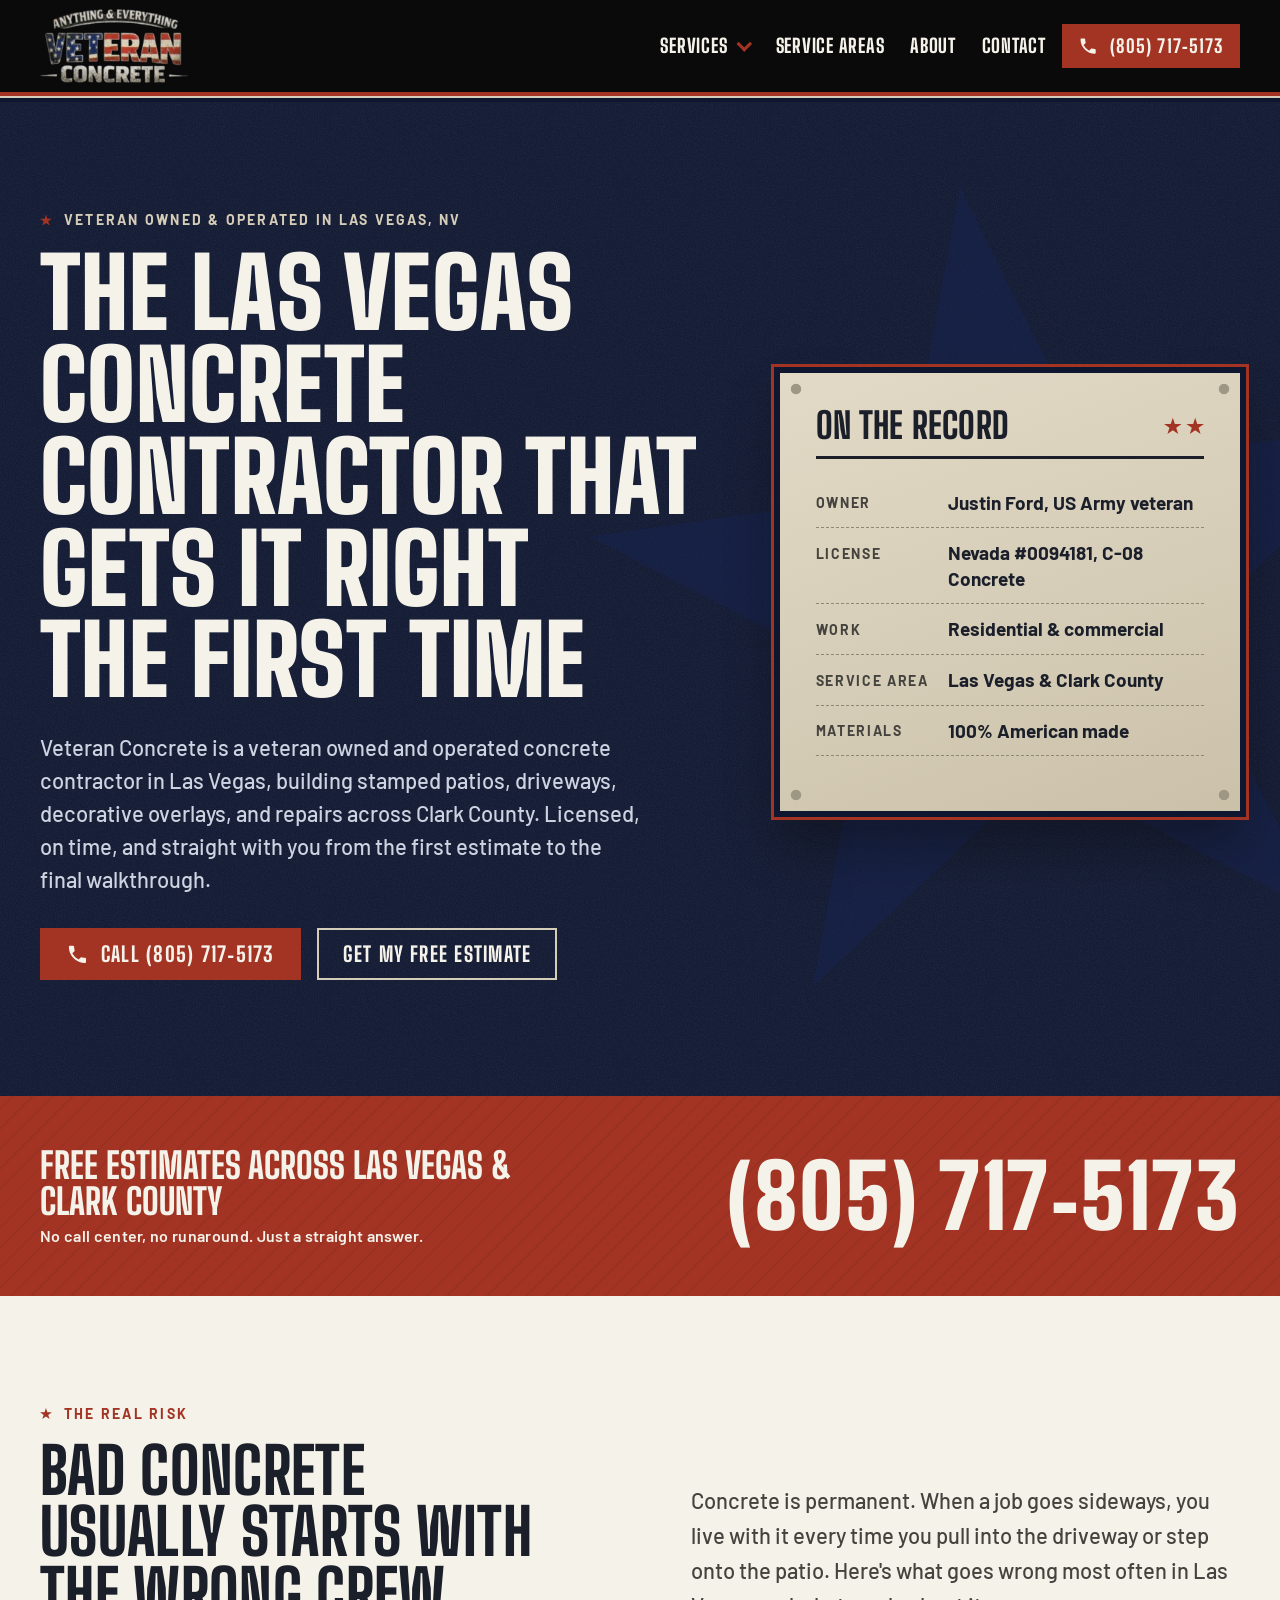
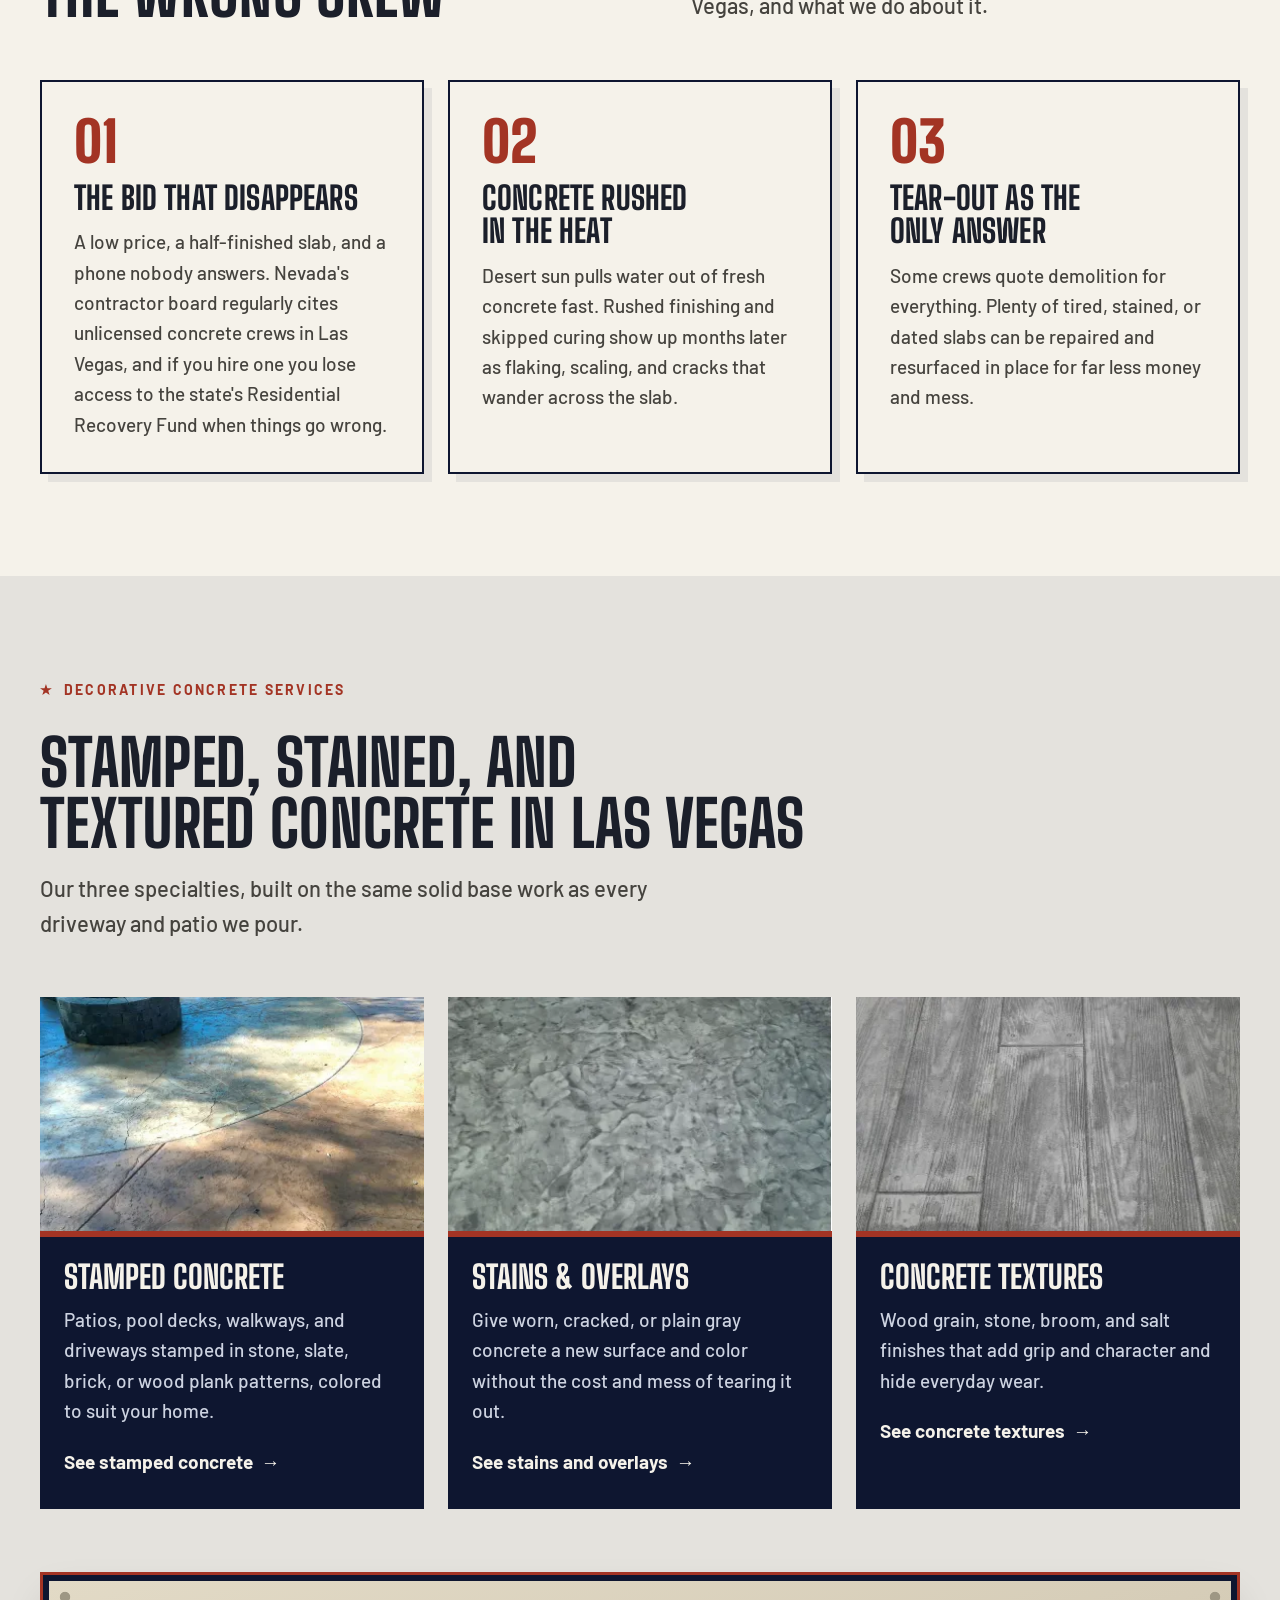
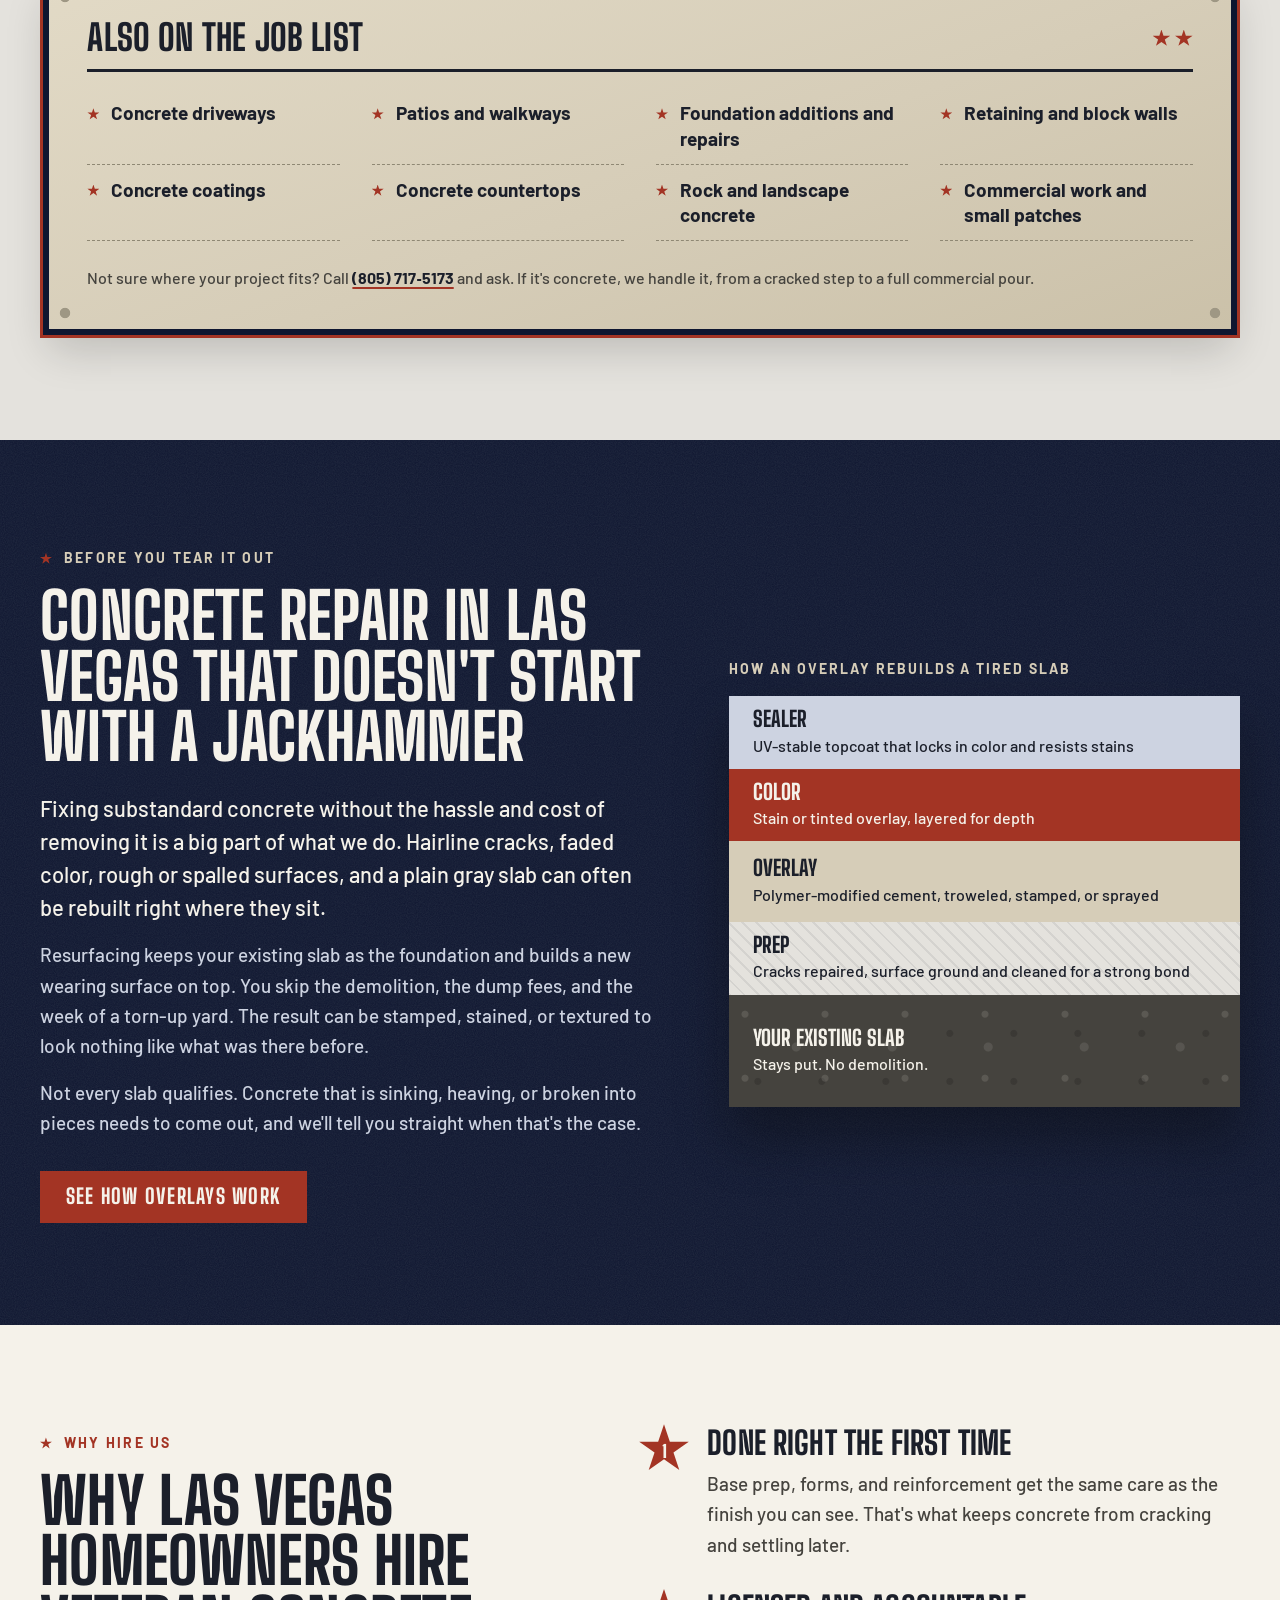
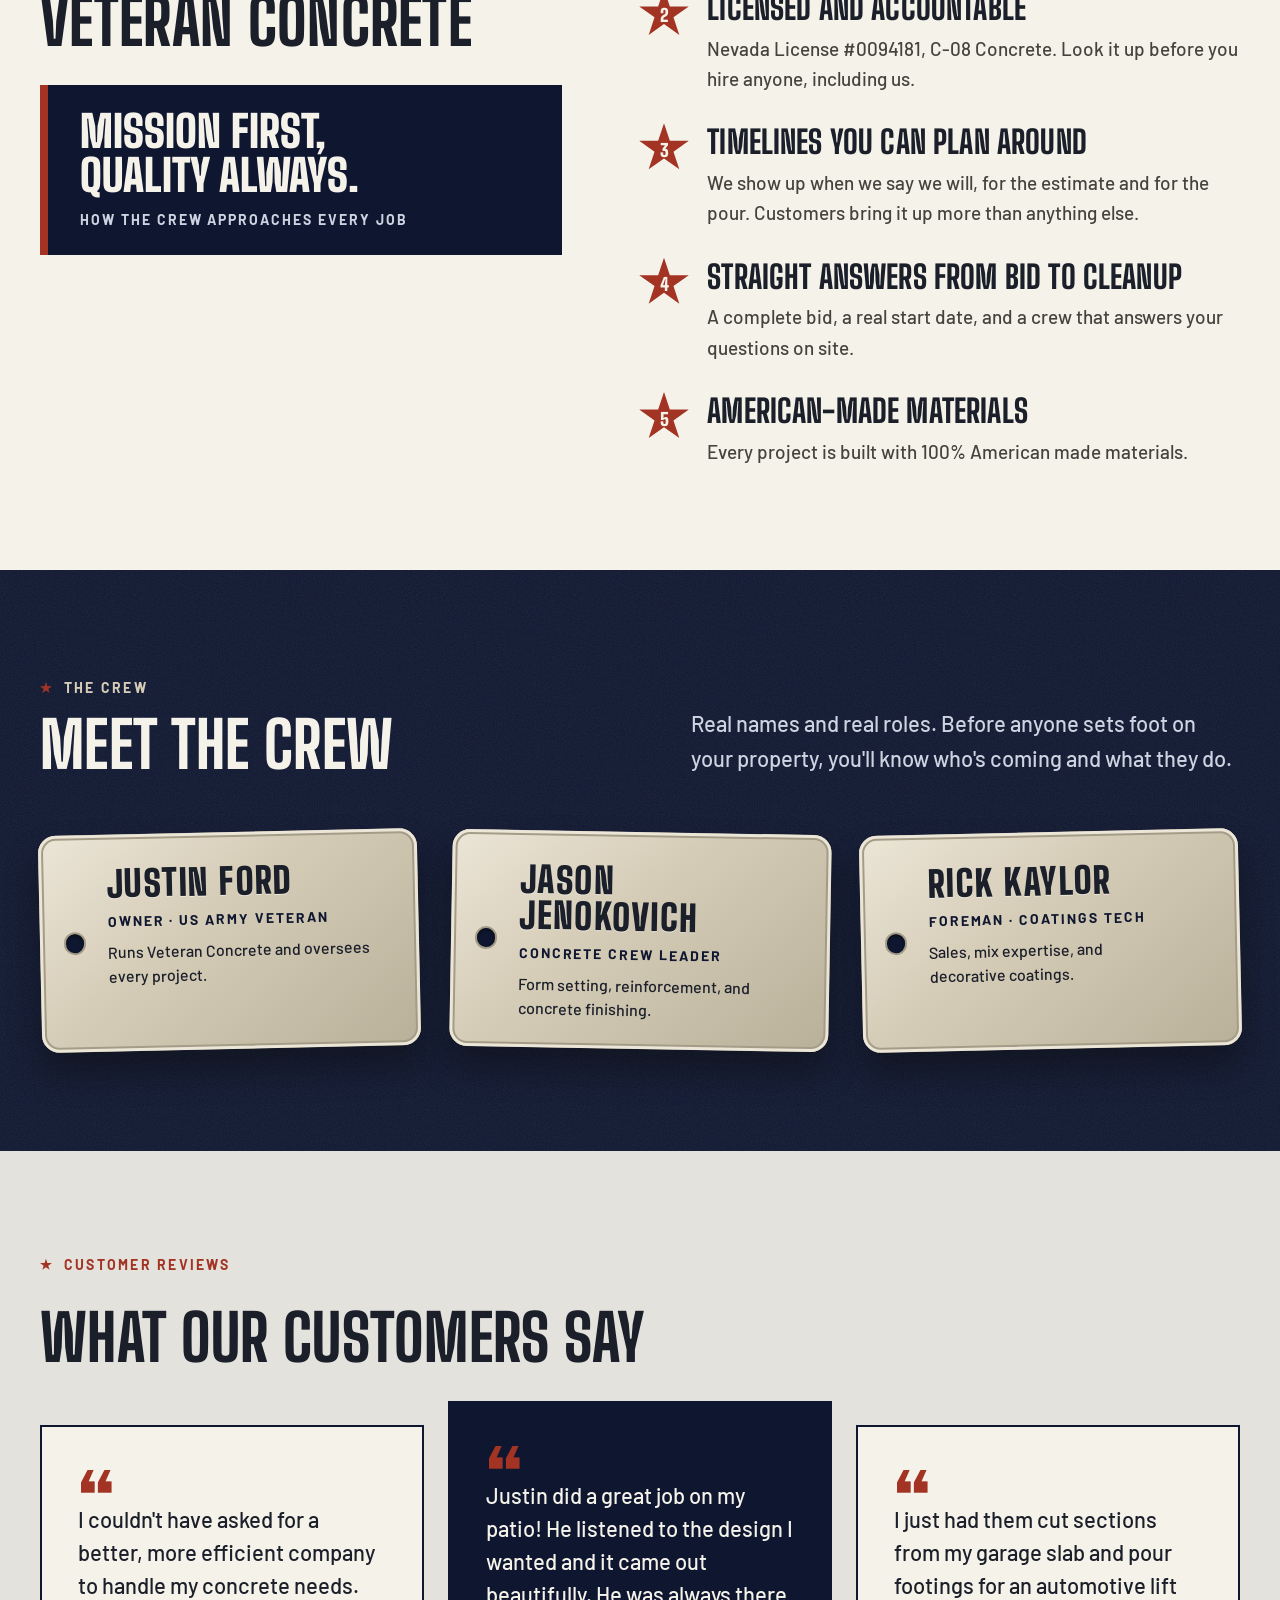
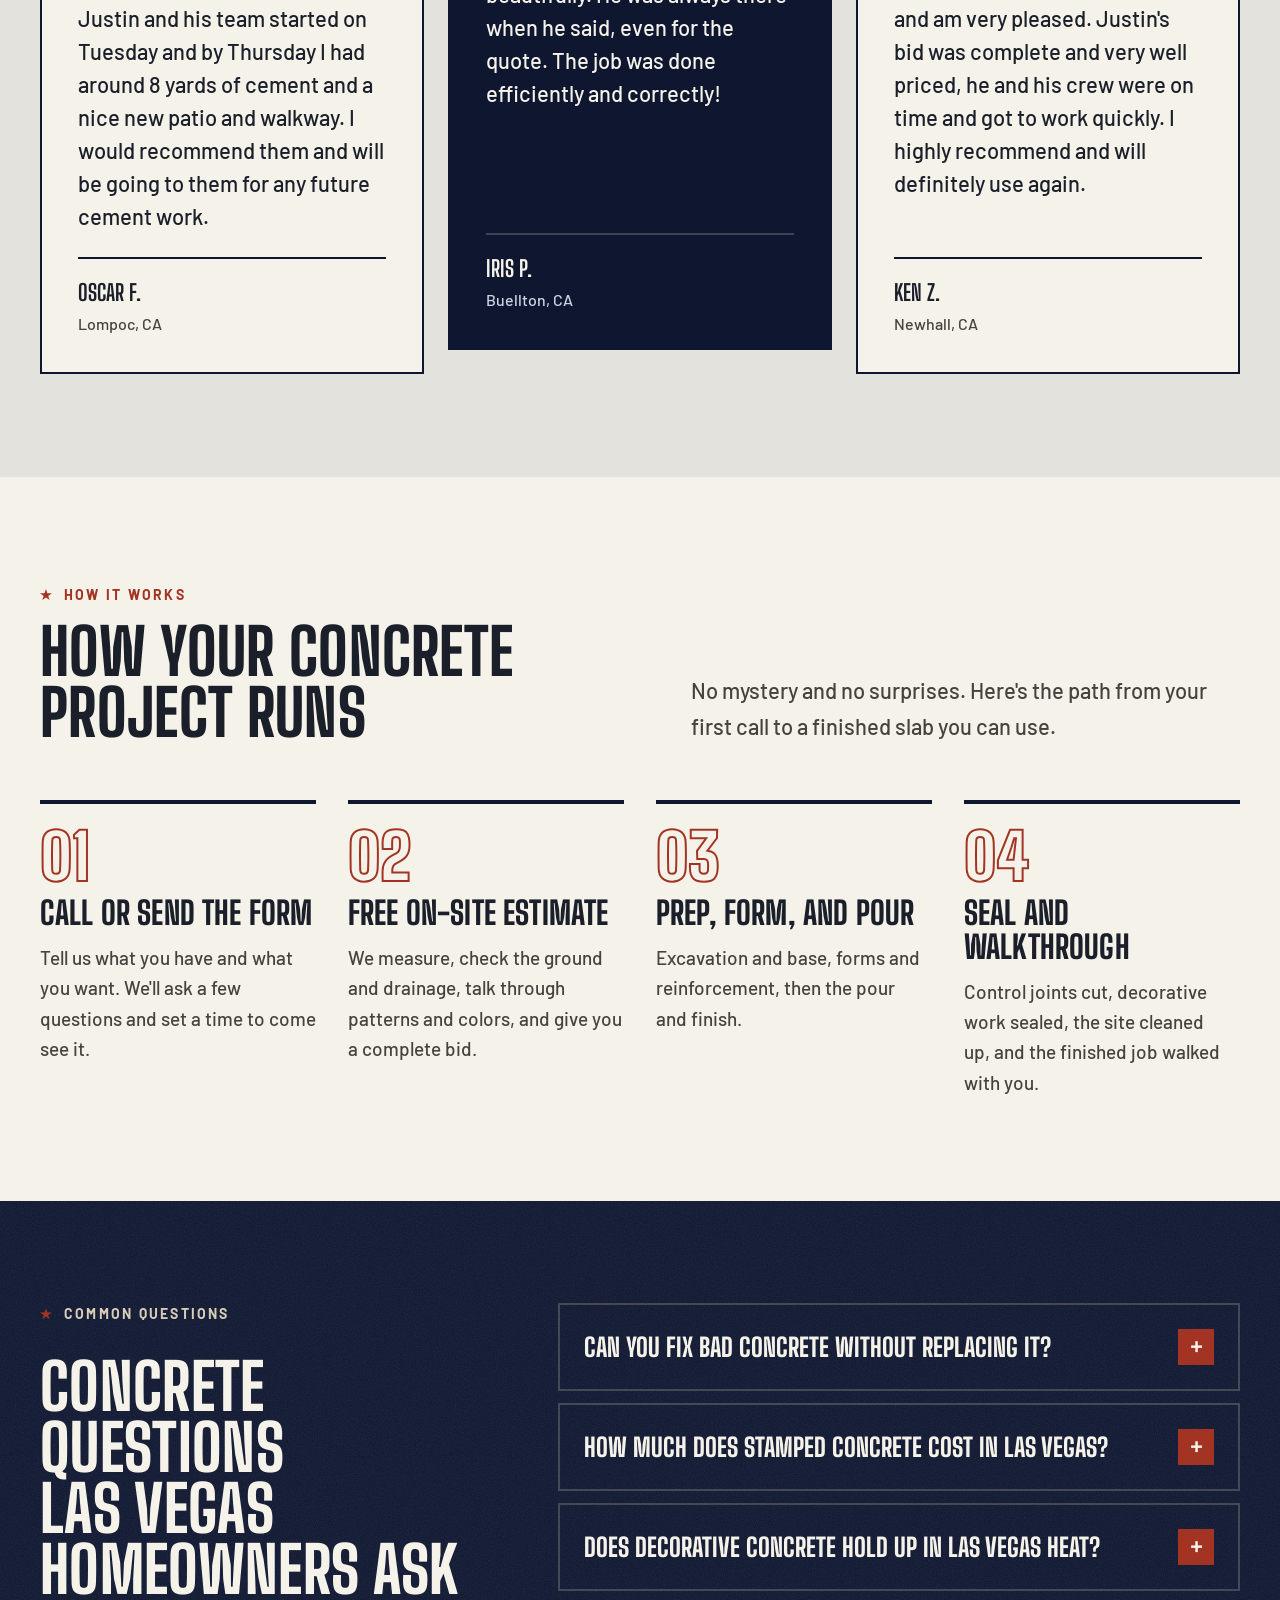
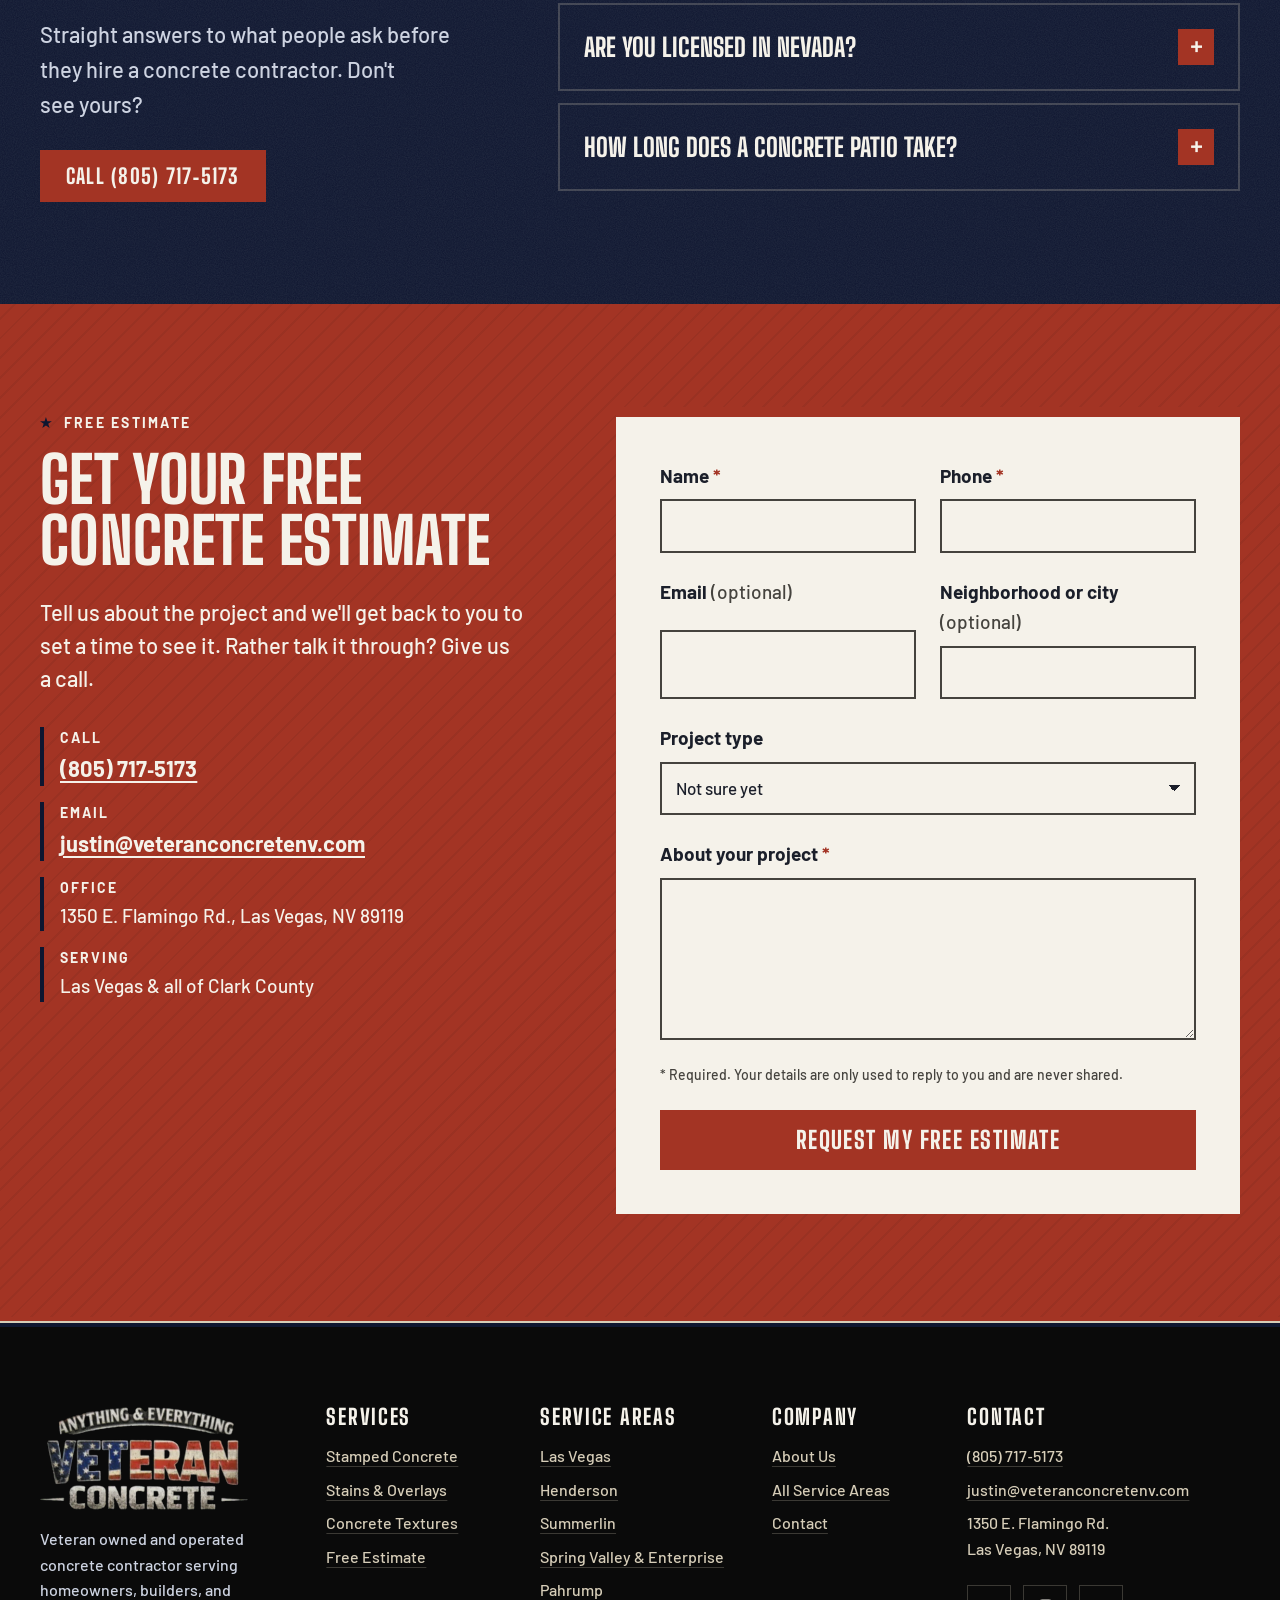
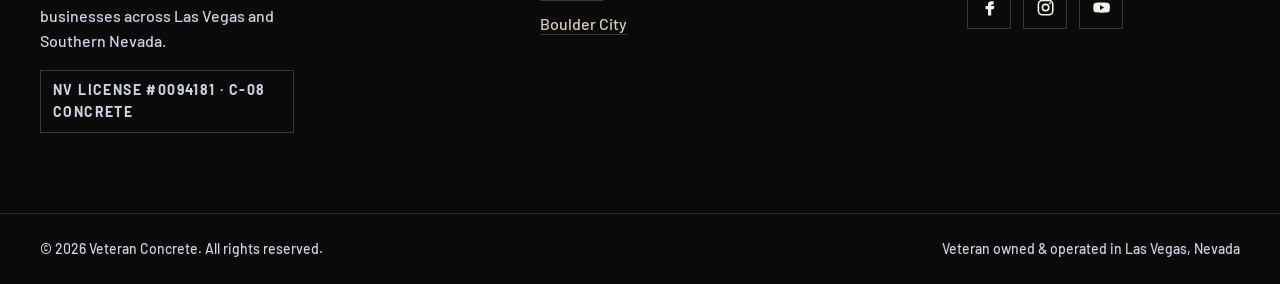
<file: index.html>
<!doctype html>
<html lang="en">
  <head>
    <meta charset="UTF-8" />
    <meta name="viewport" content="width=device-width, initial-scale=1.0" />
    <title>Concrete Contractor Las Vegas | Veteran Concrete</title>
    <meta
      name="description"
      content="Veteran-owned concrete contractor in Las Vegas for stamped concrete, overlays, driveways, and patios. NV License #0094181. Call for a free estimate."
    />
    <link rel="canonical" href="https://www.veteranconcretenv.com/" />

    <meta property="og:type" content="website" />
    <meta property="og:site_name" content="Veteran Concrete" />
    <meta property="og:title" content="Concrete Contractor Las Vegas | Veteran Concrete" />
    <meta
      property="og:description"
      content="Veteran-owned concrete contractor in Las Vegas for stamped concrete, overlays, driveways, and patios. NV License #0094181. Call for a free estimate."
    />
    <meta property="og:url" content="https://www.veteranconcretenv.com/" />
    <meta property="og:image" content="https://www.veteranconcretenv.com/images/og-default.png" />
    <meta property="og:image:width" content="1200" />
    <meta property="og:image:height" content="630" />
    <meta property="og:image:alt" content="Veteran Concrete logo in flag colors, Las Vegas concrete contractor, Nevada license 0094181" />
    <meta name="twitter:card" content="summary_large_image" />
    <meta name="twitter:title" content="Concrete Contractor Las Vegas | Veteran Concrete" />
    <meta
      name="twitter:description"
      content="Veteran-owned concrete contractor in Las Vegas for stamped concrete, overlays, driveways, and patios. NV License #0094181. Call for a free estimate."
    />
    <meta name="twitter:image" content="https://www.veteranconcretenv.com/images/og-default.png" />

    <link rel="icon" href="/favicon.ico" sizes="any" />
    <link rel="icon" href="/favicon.svg" type="image/svg+xml" />
    <link rel="apple-touch-icon" href="/apple-touch-icon.png" />
    <link rel="manifest" href="/site.webmanifest" />
    <meta name="theme-color" content="#0a0a0a" />

    <link rel="preload" href="/fonts/big-shoulders-display-var.woff2" as="font" type="font/woff2" crossorigin />
    <link rel="preload" href="/fonts/barlow-500.woff2" as="font" type="font/woff2" crossorigin />
    <link rel="stylesheet" href="/css/tokens.css" />
    <link rel="stylesheet" href="/css/base.css" />
    <link rel="stylesheet" href="/css/components.css" />
    <link rel="stylesheet" href="/css/home.css" />
    <link rel="stylesheet" href="/css/form.css" />
    <script src="/js/main.js" defer></script>
    <script src="/js/form.js" defer></script>

    <!-- Structured data: inline by spec (JSON-LD). -->
    <script type="application/ld+json">
      {
        "@context": "https://schema.org",
        "@graph": [
          {
            "@type": ["HomeAndConstructionBusiness", "Organization"],
            "@id": "https://www.veteranconcretenv.com/#business",
            "name": "Veteran Concrete",
            "slogan": "Anything and everything concrete",
            "description": "Veteran-owned and operated concrete contractor in Las Vegas, Nevada, specializing in stamped concrete, stains and overlays, decorative textures, driveways, patios, foundations, and concrete repair.",
            "url": "https://www.veteranconcretenv.com/",
            "logo": "https://www.veteranconcretenv.com/images/veteran-concrete-logo.webp",
            "image": "https://www.veteranconcretenv.com/images/og-default.png",
            "telephone": "+1-805-717-5173",
            "email": "justin@veteranconcretenv.com",
            "address": {
              "@type": "PostalAddress",
              "streetAddress": "1350 E. Flamingo Rd.",
              "addressLocality": "Las Vegas",
              "addressRegion": "NV",
              "postalCode": "89119",
              "addressCountry": "US"
            },
            "areaServed": [
              { "@type": "City", "name": "Las Vegas" },
              { "@type": "AdministrativeArea", "name": "Clark County, Nevada" }
            ],
            "founder": {
              "@type": "Person",
              "name": "Justin Ford",
              "description": "US Army veteran and owner of Veteran Concrete"
            },
            "hasCredential": {
              "@type": "EducationalOccupationalCredential",
              "credentialCategory": "license",
              "name": "Nevada Contractor License #0094181 (C-08 Concrete)",
              "recognizedBy": { "@type": "GovernmentOrganization", "name": "Nevada State Contractors Board" }
            },
            "knowsAbout": ["Stamped concrete", "Concrete stains", "Concrete overlays", "Decorative concrete textures", "Concrete driveways", "Concrete patios", "Concrete repair"],
            "contactPoint": {
              "@type": "ContactPoint",
              "contactType": "customer service",
              "telephone": "+1-805-717-5173",
              "email": "justin@veteranconcretenv.com",
              "areaServed": "US-NV",
              "availableLanguage": "English"
            }
          },
          {
            "@type": "WebSite",
            "@id": "https://www.veteranconcretenv.com/#website",
            "url": "https://www.veteranconcretenv.com/",
            "name": "Veteran Concrete",
            "publisher": { "@id": "https://www.veteranconcretenv.com/#business" }
          },
          {
            "@type": "WebPage",
            "@id": "https://www.veteranconcretenv.com/#webpage",
            "url": "https://www.veteranconcretenv.com/",
            "name": "Concrete Contractor Las Vegas | Veteran Concrete",
            "isPartOf": { "@id": "https://www.veteranconcretenv.com/#website" },
            "about": { "@id": "https://www.veteranconcretenv.com/#business" },
            "breadcrumb": { "@id": "https://www.veteranconcretenv.com/#breadcrumb" }
          },
          {
            "@type": "BreadcrumbList",
            "@id": "https://www.veteranconcretenv.com/#breadcrumb",
            "itemListElement": [{ "@type": "ListItem", "position": 1, "name": "Home", "item": "https://www.veteranconcretenv.com/" }]
          },
          {
            "@type": "FAQPage",
            "@id": "https://www.veteranconcretenv.com/#faq",
            "mainEntity": [
              {
                "@type": "Question",
                "name": "Can you fix bad concrete without replacing it?",
                "acceptedAnswer": {
                  "@type": "Answer",
                  "text": "Often, yes. If the slab is structurally sound and not sinking or heaving, cracks can be repaired and the surface resurfaced with an overlay, then stained or stamped to look new. If the concrete is failing underneath, an overlay only hides the problem for a while, and Veteran Concrete will tell you that up front."
                }
              },
              {
                "@type": "Question",
                "name": "How much does stamped concrete cost in Las Vegas?",
                "acceptedAnswer": {
                  "@type": "Answer",
                  "text": "Price depends on square footage, the pattern, how many colors you want, site access, and how much base prep the ground needs. Simple single-color patterns cost less than multi-color stone or wood plank designs. Veteran Concrete gives free on-site estimates with a complete bid."
                }
              },
              {
                "@type": "Question",
                "name": "Does decorative concrete hold up in Las Vegas heat?",
                "acceptedAnswer": {
                  "@type": "Answer",
                  "text": "Yes, when it is installed and sealed correctly. Desert sun is hard on color and sealer, so decorative concrete in Las Vegas needs a UV-stable sealer and a fresh coat every few years. Lighter colors also stay cooler underfoot around pools."
                }
              },
              {
                "@type": "Question",
                "name": "Is Veteran Concrete licensed in Nevada?",
                "acceptedAnswer": {
                  "@type": "Answer",
                  "text": "Yes. Veteran Concrete holds Nevada contractor license #0094181 (C-08 Concrete). You can verify it, or any contractor's license, with the Nevada State Contractors Board at (702) 486-1100."
                }
              },
              {
                "@type": "Question",
                "name": "How long does a concrete patio take?",
                "acceptedAnswer": {
                  "@type": "Answer",
                  "text": "Most residential patios take a few working days, plus curing time before heavy use. Larger, stamped, or multi-color projects take longer, and Veteran Concrete gives you a timeline with the bid."
                }
              }
            ]
          }
        ]
      }
    </script>
  </head>
  <body>
    <a class="skip-link" href="#main">Skip to content</a>

    <header class="site-header">
      <div class="site-header__inner wrap">
        <a class="brand" href="/">
          <img src="/images/veteran-concrete-logo.webp" width="400" height="199" alt="Veteran Concrete home" />
        </a>
        <nav id="primary-nav" class="primary-nav" aria-label="Primary">
          <ul>
            <li class="nav-sub">
              <button type="button" class="nav-sub__toggle" aria-expanded="false" aria-controls="nav-services">
                Services<span class="nav-sub__caret" aria-hidden="true"></span>
              </button>
              <ul id="nav-services" class="nav-sub__menu">
                <li><a href="/services/stamped-concrete/">Stamped Concrete</a></li>
                <li><a href="/services/stains-overlays/">Stains &amp; Overlays</a></li>
                <li><a href="/services/concrete-textures/">Concrete Textures</a></li>
              </ul>
            </li>
            <li><a href="/locations/">Service Areas</a></li>
            <li><a href="/about/">About</a></li>
            <li><a href="/contact/">Contact</a></li>
          </ul>
        </nav>
        <div class="header-actions">
          <a class="btn btn--red header-call" href="tel:+18057175173" aria-label="Call Veteran Concrete at (805) 717-5173">
            <svg viewBox="0 0 24 24" aria-hidden="true" focusable="false"><path fill="currentColor" d="M6.6 10.8a15.1 15.1 0 0 0 6.6 6.6l2.2-2.2a1 1 0 0 1 1-.25c1.1.37 2.3.57 3.6.57a1 1 0 0 1 1 1V20a1 1 0 0 1-1 1A17 17 0 0 1 3 4a1 1 0 0 1 1-1h3.5a1 1 0 0 1 1 1c0 1.25.2 2.45.57 3.57a1 1 0 0 1-.25 1z" /></svg>
            <span class="header-call__label">Call</span>
            <span class="header-call__number">(805)&nbsp;717&#8209;5173</span>
          </a>
          <button type="button" class="nav-toggle" aria-expanded="false" aria-controls="primary-nav">
            <span class="nav-toggle__bars" aria-hidden="true"></span>
            Menu
          </button>
        </div>
      </div>
      <div class="flag-rule"></div>
    </header>

    <main id="main">
      <!-- HERO -->
      <section class="hero section--ink" aria-labelledby="hero-title">
        <div class="hero__star" aria-hidden="true"></div>
        <div class="hero__inner wrap">
          <div class="hero__copy">
            <p class="eyebrow">Veteran owned &amp; operated in Las Vegas, NV</p>
            <h1 id="hero-title">The Las Vegas concrete contractor that gets it right the first&nbsp;time</h1>
            <p class="lead">
              Veteran Concrete is a veteran owned and operated concrete contractor in Las Vegas, building stamped patios, driveways, decorative overlays, and repairs across Clark County. Licensed, on time, and straight with you from the first estimate to the final walkthrough.
            </p>
            <div class="btn-row">
              <a class="btn btn--red" href="tel:+18057175173">
                <svg viewBox="0 0 24 24" aria-hidden="true" focusable="false"><path fill="currentColor" d="M6.6 10.8a15.1 15.1 0 0 0 6.6 6.6l2.2-2.2a1 1 0 0 1 1-.25c1.1.37 2.3.57 3.6.57a1 1 0 0 1 1 1V20a1 1 0 0 1-1 1A17 17 0 0 1 3 4a1 1 0 0 1 1-1h3.5a1 1 0 0 1 1 1c0 1.25.2 2.45.57 3.57a1 1 0 0 1-.25 1z" /></svg>
                Call&nbsp;(805)&nbsp;717&#8209;5173
              </a>
              <a class="btn btn--ghost" href="#estimate">Get My Free Estimate</a>
            </div>
          </div>

          <aside class="record plate" aria-labelledby="record-title">
            <div class="plate__head">
              <h2 id="record-title" class="plate__title">On the record</h2>
              <span class="plate__stars" aria-hidden="true"></span>
            </div>
            <dl class="record__list">
              <div>
                <dt>Owner</dt>
                <dd>Justin Ford, US Army veteran</dd>
              </div>
              <div>
                <dt>License</dt>
                <dd>Nevada #0094181, C-08 Concrete</dd>
              </div>
              <div>
                <dt>Work</dt>
                <dd>Residential &amp; commercial</dd>
              </div>
              <div>
                <dt>Service area</dt>
                <dd>Las Vegas &amp; Clark County</dd>
              </div>
              <div>
                <dt>Materials</dt>
                <dd>100% American made</dd>
              </div>
            </dl>
          </aside>
        </div>
      </section>

      <!-- PHONE BAND -->
      <section class="phone-band" aria-label="Call for a free estimate">
        <div class="phone-band__inner wrap">
          <p class="phone-band__label">
            Free estimates across Las Vegas &amp; Clark County
            <span>No call center, no runaround. Just a straight answer.</span>
          </p>
          <a class="phone-band__number" href="tel:+18057175173">(805)&nbsp;717&#8209;5173</a>
        </div>
      </section>

      <!-- PROBLEM -->
      <section class="section section--paper on-light" aria-labelledby="problem-title">
        <div class="wrap">
          <div class="section-head section-head--split">
            <div>
              <p class="eyebrow">The real risk</p>
              <h2 id="problem-title">Bad concrete usually starts with the wrong crew</h2>
            </div>
            <p>
              Concrete is permanent. When a job goes sideways, you live with it every time you pull into the driveway or step onto the
              patio. Here's what goes wrong most often in Las Vegas, and what we do about it.
            </p>
          </div>

          <ol class="risk-grid">
            <li class="risk" data-reveal>
              <span class="risk__num" aria-hidden="true">01</span>
              <h3>The bid that disappears</h3>
              <p>
                A low price, a half-finished slab, and a phone nobody answers. Nevada's contractor board regularly cites unlicensed concrete
                crews in Las Vegas, and if you hire one you lose access to the state's Residential Recovery Fund when things go wrong.
              </p>
            </li>
            <li class="risk" data-reveal>
              <span class="risk__num" aria-hidden="true">02</span>
              <h3>Concrete rushed in the heat</h3>
              <p>
                Desert sun pulls water out of fresh concrete fast. Rushed finishing and skipped curing show up months later as flaking,
                scaling, and cracks that wander across the slab.
              </p>
            </li>
            <li class="risk" data-reveal>
              <span class="risk__num" aria-hidden="true">03</span>
              <h3>Tear-out as the only answer</h3>
              <p>
                Some crews quote demolition for everything. Plenty of tired, stained, or dated slabs can be repaired and resurfaced in
                place for far less money and mess.
              </p>
            </li>
          </ol>
        </div>
      </section>

      <!-- SERVICES -->
      <section class="section section--slab on-light" id="services" aria-labelledby="services-title">
        <div class="wrap">
          <div class="section-head">
            <p class="eyebrow">Decorative concrete services</p>
            <h2 id="services-title">Stamped, stained, and textured concrete in Las Vegas</h2>
            <p>Our three specialties, built on the same solid base work as every driveway and patio we pour.</p>
          </div>

          <ul class="service-grid">
            <li data-reveal>
              <a class="service-card" href="/services/stamped-concrete/">
                <img
                  src="/images/stamped-concrete-fire-pit-patio.webp"
                  width="380"
                  height="240"
                  loading="lazy"
                  alt="Stamped concrete patio with a curved border around a stone fire pit"
                />
                <span class="service-card__body">
                  <span class="service-card__title">Stamped Concrete</span>
                  <span class="service-card__text">
                    Patios, pool decks, walkways, and driveways stamped in stone, slate, brick, or wood plank patterns, colored to suit
                    your home.
                  </span>
                  <span class="service-card__more">See stamped concrete</span>
                </span>
              </a>
            </li>
            <li data-reveal>
              <a class="service-card" href="/services/stains-overlays/">
                <img
                  src="/images/stamped-stone-texture-concrete.webp"
                  width="373"
                  height="236"
                  loading="lazy"
                  alt="Close-up of a gray concrete overlay with a natural stone texture"
                />
                <span class="service-card__body">
                  <span class="service-card__title">Stains &amp; Overlays</span>
                  <span class="service-card__text">
                    Give worn, cracked, or plain gray concrete a new surface and color without the cost and mess of tearing it out.
                  </span>
                  <span class="service-card__more">See stains and overlays</span>
                </span>
              </a>
            </li>
            <li data-reveal>
              <a class="service-card" href="/services/concrete-textures/">
                <img
                  src="/images/wood-plank-stamped-concrete.webp"
                  width="372"
                  height="238"
                  loading="lazy"
                  alt="Concrete finished with a realistic wood plank texture and grain"
                />
                <span class="service-card__body">
                  <span class="service-card__title">Concrete Textures</span>
                  <span class="service-card__text">
                    Wood grain, stone, broom, and salt finishes that add grip and character and hide everyday wear.
                  </span>
                  <span class="service-card__more">See concrete textures</span>
                </span>
              </a>
            </li>
          </ul>

          <div class="also plate" data-reveal>
            <div class="plate__head also__head">
              <h3 class="plate__title">Also on the job list</h3>
              <span class="plate__stars" aria-hidden="true"></span>
            </div>
            <ul class="also__list">
              <li>Concrete driveways</li>
              <li>Patios and walkways</li>
              <li>Foundation additions and repairs</li>
              <li>Retaining and block walls</li>
              <li>Concrete coatings</li>
              <li>Concrete countertops</li>
              <li>Rock and landscape concrete</li>
              <li>Commercial work and small patches</li>
            </ul>
            <p class="also__note">
              Not sure where your project fits? Call <a href="tel:+18057175173">(805)&nbsp;717&#8209;5173</a> and ask. If it's concrete, we handle it, from a cracked
              step to a full commercial pour.
            </p>
          </div>
        </div>
      </section>

      <!-- SOLUTION: REPAIR WITHOUT TEAR-OUT -->
      <section class="section section--ink" aria-labelledby="repair-title">
        <div class="wrap repair">
          <div class="repair__copy">
            <p class="eyebrow">Before you tear it out</p>
            <h2 id="repair-title">Concrete repair in Las Vegas that doesn't start with a jackhammer</h2>
            <p class="lead">
              Fixing substandard concrete without the hassle and cost of removing it is a big part of what we do. Hairline cracks, faded
              color, rough or spalled surfaces, and a plain gray slab can often be rebuilt right where they sit.
            </p>
            <p>
              Resurfacing keeps your existing slab as the foundation and builds a new wearing surface on top. You skip the demolition, the
              dump fees, and the week of a torn-up yard. The result can be stamped, stained, or textured to look nothing like what was
              there before.
            </p>
            <p>
              Not every slab qualifies. Concrete that is sinking, heaving, or broken into pieces needs to come out, and we'll tell you
              straight when that's the case.
            </p>
            <a class="btn btn--red" href="/services/stains-overlays/">See How Overlays Work</a>
          </div>

          <figure class="layers" data-reveal>
            <figcaption class="layers__caption">How an overlay rebuilds a tired slab</figcaption>
            <ol class="layers__stack">
              <li class="layers__layer layers__layer--seal">
                <strong>Sealer</strong>
                <span>UV-stable topcoat that locks in color and resists stains</span>
              </li>
              <li class="layers__layer layers__layer--color">
                <strong>Color</strong>
                <span>Stain or tinted overlay, layered for depth</span>
              </li>
              <li class="layers__layer layers__layer--overlay">
                <strong>Overlay</strong>
                <span>Polymer-modified cement, troweled, stamped, or sprayed</span>
              </li>
              <li class="layers__layer layers__layer--prep">
                <strong>Prep</strong>
                <span>Cracks repaired, surface ground and cleaned for a strong bond</span>
              </li>
              <li class="layers__layer layers__layer--slab">
                <strong>Your existing slab</strong>
                <span>Stays put. No demolition.</span>
              </li>
            </ol>
          </figure>
        </div>
      </section>

      <!-- PROOF: WHY US -->
      <section class="section section--paper on-light" aria-labelledby="why-title">
        <div class="wrap why">
          <div class="why__head">
            <p class="eyebrow">Why hire us</p>
            <h2 id="why-title">Why Las Vegas homeowners hire Veteran Concrete</h2>
            <blockquote class="motto">
              <p>Mission first, quality always.</p>
              <footer>How the crew approaches every job</footer>
            </blockquote>
          </div>

          <ol class="star-list">
            <li data-reveal>
              <h3>Done right the first time</h3>
              <p>
                Base prep, forms, and reinforcement get the same care as the finish you can see. That's what keeps concrete from cracking and settling later.
              </p>
            </li>
            <li data-reveal>
              <h3>Licensed and accountable</h3>
              <p>Nevada License #0094181, C-08 Concrete. Look it up before you hire anyone, including us.</p>
            </li>
            <li data-reveal>
              <h3>Timelines you can plan around</h3>
              <p>
                We show up when we say we will, for the estimate and for the pour. Customers bring it up more than anything else.
              </p>
            </li>
            <li data-reveal>
              <h3>Straight answers from bid to cleanup</h3>
              <p>A complete bid, a real start date, and a crew that answers your questions on site.</p>
            </li>
            <li data-reveal>
              <h3>American-made materials</h3>
              <p>Every project is built with 100% American made materials.</p>
            </li>
          </ol>
        </div>
      </section>

      <!-- PROOF: CREW -->
      <section class="section section--ink" aria-labelledby="crew-title">
        <div class="wrap">
          <div class="section-head section-head--split">
            <div>
              <p class="eyebrow">The crew</p>
              <h2 id="crew-title">Meet the crew</h2>
            </div>
            <p>Real names and real roles. Before anyone sets foot on your property, you'll know who's coming and what they do.</p>
          </div>

          <ul class="tags">
            <li class="tag" data-reveal>
              <p class="tag__name">Justin Ford</p>
              <p class="tag__role">Owner &middot; US Army Veteran</p>
              <p class="tag__line">Runs Veteran Concrete and oversees every project.</p>
            </li>
            <li class="tag" data-reveal>
              <p class="tag__name">Jason Jenokovich</p>
              <p class="tag__role">Concrete Crew Leader</p>
              <p class="tag__line">Form setting, reinforcement, and concrete finishing.</p>
            </li>
            <li class="tag" data-reveal>
              <p class="tag__name">Rick Kaylor</p>
              <p class="tag__role">Foreman &middot; Coatings Tech</p>
              <p class="tag__line">Sales, mix expertise, and decorative coatings.</p>
            </li>
          </ul>
        </div>
      </section>

      <!-- PROOF: TESTIMONIALS -->
      <section class="section section--slab on-light" aria-labelledby="reviews-title">
        <div class="wrap">
          <div class="section-head">
            <p class="eyebrow">Customer reviews</p>
            <h2 id="reviews-title">What our customers say</h2>
          </div>

          <ul class="reviews">
            <li data-reveal>
              <figure class="review">
                <blockquote>
                  <p>
                    I couldn't have asked for a better, more efficient company to handle my concrete needs. Justin and his team started on
                    Tuesday and by Thursday I had around 8 yards of cement and a nice new patio and walkway. I would recommend them and will
                    be going to them for any future cement work.
                  </p>
                </blockquote>
                <figcaption><strong>Oscar F.</strong> Lompoc, CA</figcaption>
              </figure>
            </li>
            <li data-reveal>
              <figure class="review review--feature">
                <blockquote>
                  <p>
                    Justin did a great job on my patio! He listened to the design I wanted and it came out beautifully. He was always there
                    when he said, even for the quote. The job was done efficiently and correctly!
                  </p>
                </blockquote>
                <figcaption><strong>Iris P.</strong> Buellton, CA</figcaption>
              </figure>
            </li>
            <li data-reveal>
              <figure class="review">
                <blockquote>
                  <p>
                    I just had them cut sections from my garage slab and pour footings for an automotive lift and am very pleased. Justin's
                    bid was complete and very well priced, he and his crew were on time and got to work quickly. I highly recommend and will
                    definitely use again.
                  </p>
                </blockquote>
                <figcaption><strong>Ken Z.</strong> Newhall, CA</figcaption>
              </figure>
            </li>
          </ul>
        </div>
      </section>

      <!-- OFFER: PROCESS -->
      <section class="section section--paper on-light" aria-labelledby="process-title">
        <div class="wrap">
          <div class="section-head section-head--split">
            <div>
              <p class="eyebrow">How it works</p>
              <h2 id="process-title">How your concrete project runs</h2>
            </div>
            <p>No mystery and no surprises. Here's the path from your first call to a finished slab you can use.</p>
          </div>

          <ol class="steps">
            <li class="step" data-reveal>
              <h3>Call or send the form</h3>
              <p>Tell us what you have and what you want. We'll ask a few questions and set a time to come see it.</p>
            </li>
            <li class="step" data-reveal>
              <h3>Free on-site estimate</h3>
              <p>We measure, check the ground and drainage, talk through patterns and colors, and give you a complete bid.</p>
            </li>
            <li class="step" data-reveal>
              <h3>Prep, form, and pour</h3>
              <p>Excavation and base, forms and reinforcement, then the pour and finish.</p>
            </li>
            <li class="step" data-reveal>
              <h3>Seal and walkthrough</h3>
              <p>Control joints cut, decorative work sealed, the site cleaned up, and the finished job walked with you.</p>
            </li>
          </ol>
        </div>
      </section>

      <!-- OBJECTIONS: FAQ -->
      <section class="section section--ink" aria-labelledby="faq-title">
        <div class="wrap faq-layout">
          <div class="section-head">
            <p class="eyebrow">Common questions</p>
            <h2 id="faq-title">Concrete questions Las Vegas homeowners ask</h2>
            <p>Straight answers to what people ask before they hire a concrete contractor. Don't see yours?</p>
            <a class="btn btn--red faq-layout__call" href="tel:+18057175173">Call&nbsp;(805)&nbsp;717&#8209;5173</a>
          </div>

          <div class="faq">
            <details>
              <summary>Can you fix bad concrete without replacing it?</summary>
              <div class="faq__answer">
                <p>
                  Often, yes. If the slab is structurally sound and not sinking or heaving, cracks can be repaired and the surface
                  resurfaced with an overlay, then stained or stamped to look new. If the concrete is failing underneath, an overlay only
                  hides the problem for a while, and we'll tell you that up front.
                  <a href="/services/stains-overlays/">Learn how concrete overlays work</a>.
                </p>
              </div>
            </details>
            <details>
              <summary>How much does stamped concrete cost in Las Vegas?</summary>
              <div class="faq__answer">
                <p>
                  Price depends on square footage, the pattern, how many colors you want, site access, and how much base prep the ground
                  needs. Simple single-color patterns cost less than multi-color stone or wood plank designs. We'll come out, look at the
                  site, and give you a complete bid at no cost. <a href="/services/stamped-concrete/">See stamped concrete options</a>.
                </p>
              </div>
            </details>
            <details>
              <summary>Does decorative concrete hold up in Las Vegas heat?</summary>
              <div class="faq__answer">
                <p>
                  Yes, when it's installed and sealed correctly. Desert sun is hard on color and sealer, so decorative concrete here needs
                  a UV-stable sealer and a fresh coat every few years. Lighter colors also stay cooler underfoot around pools. We'll tell
                  you exactly how to care for whatever we install.
                </p>
              </div>
            </details>
            <details>
              <summary>Are you licensed in Nevada?</summary>
              <div class="faq__answer">
                <p>
                  Yes. Veteran Concrete holds Nevada contractor license #0094181 (C-08 Concrete). You can verify it, or any contractor's
                  license, with the Nevada State Contractors Board at <a href="tel:+17024861100">(702)&nbsp;486&#8209;1100</a>.
                </p>
              </div>
            </details>
            <details>
              <summary>How long does a concrete patio take?</summary>
              <div class="faq__answer">
                <p>
                  Most residential patios take a few working days, plus curing time before heavy use. One customer had a new patio and
                  walkway poured between a Tuesday and a Thursday. Larger, stamped, or multi-color projects take longer, and you'll get a
                  timeline with your bid.
                </p>
              </div>
            </details>
          </div>
        </div>
      </section>

      <!-- CTA: ESTIMATE FORM -->
      <section class="section section--red estimate" id="estimate" aria-labelledby="estimate-title">
        <div class="wrap estimate__grid">
          <div class="estimate__copy">
            <p class="eyebrow">Free estimate</p>
            <h2 id="estimate-title">Get your free concrete estimate</h2>
            <p class="lead">
              Tell us about the project and we'll get back to you to set a time to see it. Rather talk it through? Give us a call.
            </p>
            <ul class="contact-list">
              <li>
                <span class="contact-list__label">Call</span>
                <a href="tel:+18057175173">(805)&nbsp;717&#8209;5173</a>
              </li>
              <li>
                <span class="contact-list__label">Email</span>
                <a href="mailto:justin@veteranconcretenv.com">justin@veteranconcretenv.com</a>
              </li>
              <li>
                <span class="contact-list__label">Office</span>
                <span>1350 E. Flamingo Rd., Las Vegas, NV 89119</span>
              </li>
              <li>
                <span class="contact-list__label">Serving</span>
                <span>Las Vegas &amp; all of Clark County</span>
              </li>
            </ul>
          </div>

          <div class="estimate__panel">
            <form id="estimate-form" class="form" action="https://api.web3forms.com/submit" method="POST" novalidate>
              <input type="hidden" name="access_key" value="[FORM_ACCESS_KEY]" />
              <input type="hidden" name="subject" value="New estimate request from the Veteran Concrete website" />
              <input type="hidden" name="from_name" value="Veteran Concrete Website" />
              <input type="checkbox" name="botcheck" class="visually-hidden" tabindex="-1" aria-hidden="true" />

              <div class="form__row">
                <div class="form-field">
                  <label for="est-name">Name <span aria-hidden="true">*</span></label>
                  <input
                    type="text"
                    id="est-name"
                    name="name"
                    autocomplete="name"
                    required
                    aria-describedby="est-name-error"
                    data-required="Please enter your name."
                  />
                  <span class="form-field__error" id="est-name-error" aria-live="polite"></span>
                </div>
                <div class="form-field">
                  <label for="est-phone">Phone <span aria-hidden="true">*</span></label>
                  <input
                    type="tel"
                    id="est-phone"
                    name="phone"
                    autocomplete="tel"
                    required
                    pattern="[0-9()+.\s\-]{10,}"
                    aria-describedby="est-phone-error"
                    data-required="Please enter a phone number so we can call you back."
                    data-invalid="Please enter a full phone number, including area code."
                  />
                  <span class="form-field__error" id="est-phone-error" aria-live="polite"></span>
                </div>
              </div>

              <div class="form__row">
                <div class="form-field">
                  <label for="est-email">Email <span class="form-field__optional">(optional)</span></label>
                  <input
                    type="email"
                    id="est-email"
                    name="email"
                    autocomplete="email"
                    aria-describedby="est-email-error"
                    data-invalid="Please enter a valid email address, like name@example.com."
                  />
                  <span class="form-field__error" id="est-email-error" aria-live="polite"></span>
                </div>
                <div class="form-field">
                  <label for="est-area">Neighborhood or city <span class="form-field__optional">(optional)</span></label>
                  <input type="text" id="est-area" name="area" autocomplete="address-level2" />
                </div>
              </div>

              <div class="form-field">
                <label for="est-type">Project type</label>
                <select id="est-type" name="project_type">
                  <option value="Not sure yet">Not sure yet</option>
                  <option>Stamped concrete</option>
                  <option>Stains and overlays</option>
                  <option>Concrete textures</option>
                  <option>Driveway</option>
                  <option>Patio or walkway</option>
                  <option>Repair or resurfacing</option>
                  <option>Foundation or wall</option>
                  <option>Commercial project</option>
                  <option>Something else</option>
                </select>
              </div>

              <div class="form-field">
                <label for="est-message">About your project <span aria-hidden="true">*</span></label>
                <textarea
                  id="est-message"
                  name="message"
                  rows="5"
                  required
                  aria-describedby="est-message-error"
                  data-required="Please tell us a little about the project."
                ></textarea>
                <span class="form-field__error" id="est-message-error" aria-live="polite"></span>
              </div>

              <p class="form__note"><span aria-hidden="true">*</span> Required. Your details are only used to reply to you and are never shared.</p>
              <button type="submit" class="btn btn--red form__submit">Request My Free Estimate</button>
              <div class="form-status" role="alert"></div>
            </form>

            <div class="form-thankyou" id="estimate-thankyou" role="status" tabindex="-1" hidden>
              <h3>Thanks. Your request is on its way.</h3>
              <p>
                We'll reach out to set up a time to see your project. If it's time-sensitive, call
                <a href="tel:+18057175173">(805)&nbsp;717&#8209;5173</a>.
              </p>
            </div>
          </div>
        </div>
      </section>
    </main>

    <footer class="site-footer">
      <div class="flag-rule"></div>
      <div class="site-footer__grid wrap">
        <div class="site-footer__brand">
          <img src="/images/veteran-concrete-logo.webp" width="400" height="199" loading="lazy" alt="Veteran Concrete" />
          <p>Veteran owned and operated concrete contractor serving homeowners, builders, and businesses across Las Vegas and Southern Nevada.</p>
          <p class="license-plate">NV License #0094181 &middot; C-08 Concrete</p>
        </div>
        <div>
          <h2>Services</h2>
          <ul>
            <li><a href="/services/stamped-concrete/">Stamped Concrete</a></li>
            <li><a href="/services/stains-overlays/">Stains &amp; Overlays</a></li>
            <li><a href="/services/concrete-textures/">Concrete Textures</a></li>
            <li><a href="/contact/">Free Estimate</a></li>
          </ul>
        </div>
        <div>
          <h2>Service Areas</h2>
          <ul>
            <li><a href="/locations/las-vegas/">Las Vegas</a></li>
            <li><a href="/locations/henderson/">Henderson</a></li>
            <li><a href="/locations/summerlin/">Summerlin</a></li>
            <li><a href="/locations/spring-valley-enterprise/">Spring Valley &amp; Enterprise</a></li>
            <li><a href="/locations/pahrump/">Pahrump</a></li>
            <li><a href="/locations/boulder-city/">Boulder City</a></li>
          </ul>
        </div>
        <div>
          <h2>Company</h2>
          <ul>
            <li><a href="/about/">About Us</a></li>
            <li><a href="/locations/">All Service Areas</a></li>
            <li><a href="/contact/">Contact</a></li>
          </ul>
        </div>
        <div>
          <h2>Contact</h2>
          <address>
            <a href="tel:+18057175173">(805)&nbsp;717&#8209;5173</a>
            <a href="mailto:justin@veteranconcretenv.com">justin@veteranconcretenv.com</a>
            <span>1350 E. Flamingo Rd.<br />Las Vegas, NV 89119</span>
          </address>
          <div class="social">
            <a href="https://www.facebook.com/jitconcrete" aria-label="Veteran Concrete on Facebook">
              <svg viewBox="0 0 24 24" aria-hidden="true" focusable="false"><path fill="currentColor" d="M14 8h3V4h-3c-2.8 0-4 1.7-4 4.3V10H7v4h3v8h4v-8h3l1-4h-4V8.6c0-.4.3-.6.6-.6z" /></svg>
            </a>
            <a href="https://www.instagram.com/justintime_concrete_pumping" aria-label="Veteran Concrete on Instagram">
              <svg viewBox="0 0 24 24" aria-hidden="true" focusable="false"><rect x="3" y="3" width="18" height="18" rx="5" fill="none" stroke="currentColor" stroke-width="2" /><circle cx="12" cy="12" r="4" fill="none" stroke="currentColor" stroke-width="2" /><circle cx="17.5" cy="6.5" r="1.2" fill="currentColor" /></svg>
            </a>
            <a href="https://www.youtube.com/channel/UCADByEOtTZ2amgbom4W28Uw" aria-label="Veteran Concrete on YouTube">
              <svg viewBox="0 0 24 24" aria-hidden="true" focusable="false"><path fill="currentColor" d="M22 8.2a3 3 0 0 0-2.1-2.1C18 5.6 12 5.6 12 5.6s-6 0-7.9.5A3 3 0 0 0 2 8.2 31 31 0 0 0 1.6 12c0 1.3.1 2.6.4 3.8a3 3 0 0 0 2.1 2.1c1.9.5 7.9.5 7.9.5s6 0 7.9-.5a3 3 0 0 0 2.1-2.1c.3-1.2.4-2.5.4-3.8s-.1-2.6-.4-3.8zM10 15V9l5.2 3z" /></svg>
            </a>
          </div>
        </div>
      </div>
      <div class="site-footer__base">
        <div class="wrap">
          <p>&copy; 2026 Veteran Concrete. All rights reserved.</p>
          <p>Veteran owned &amp; operated in Las Vegas, Nevada</p>
        </div>
      </div>
    </footer>
  </body>
</html>
</file>
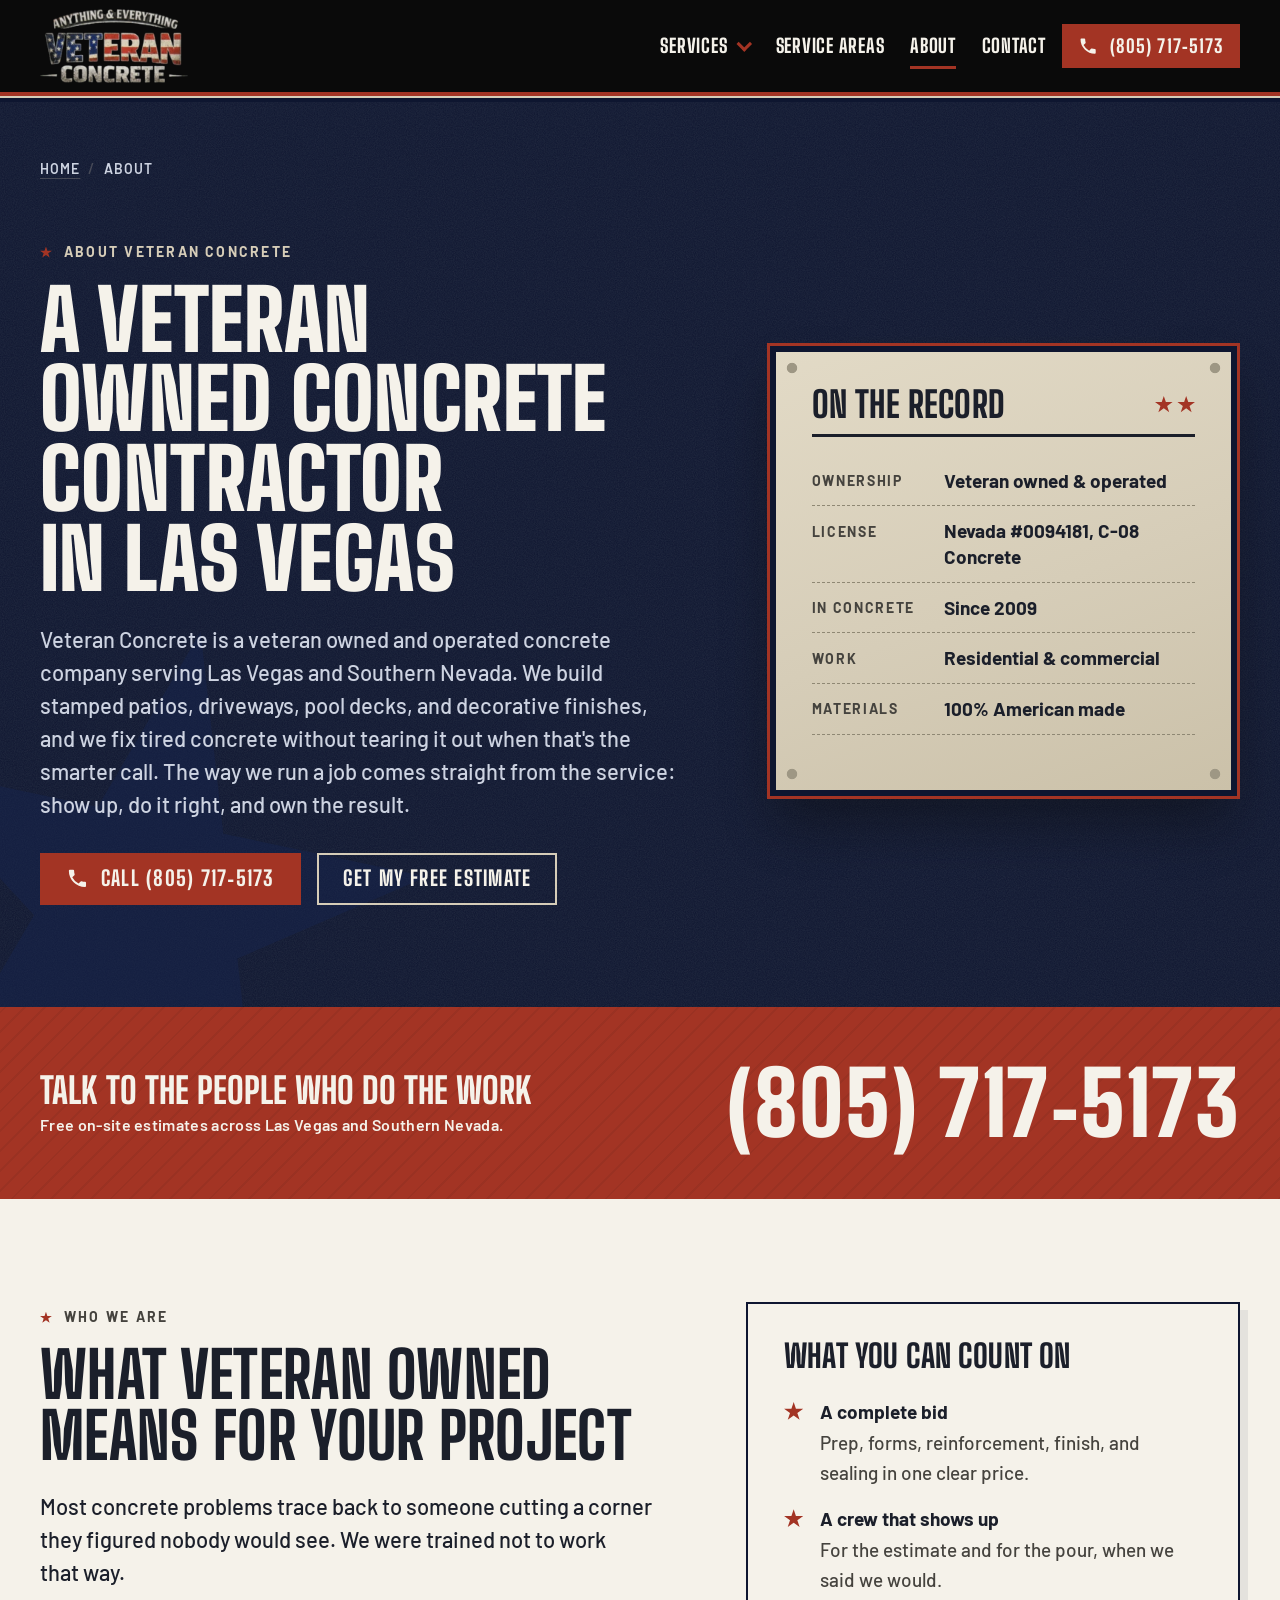
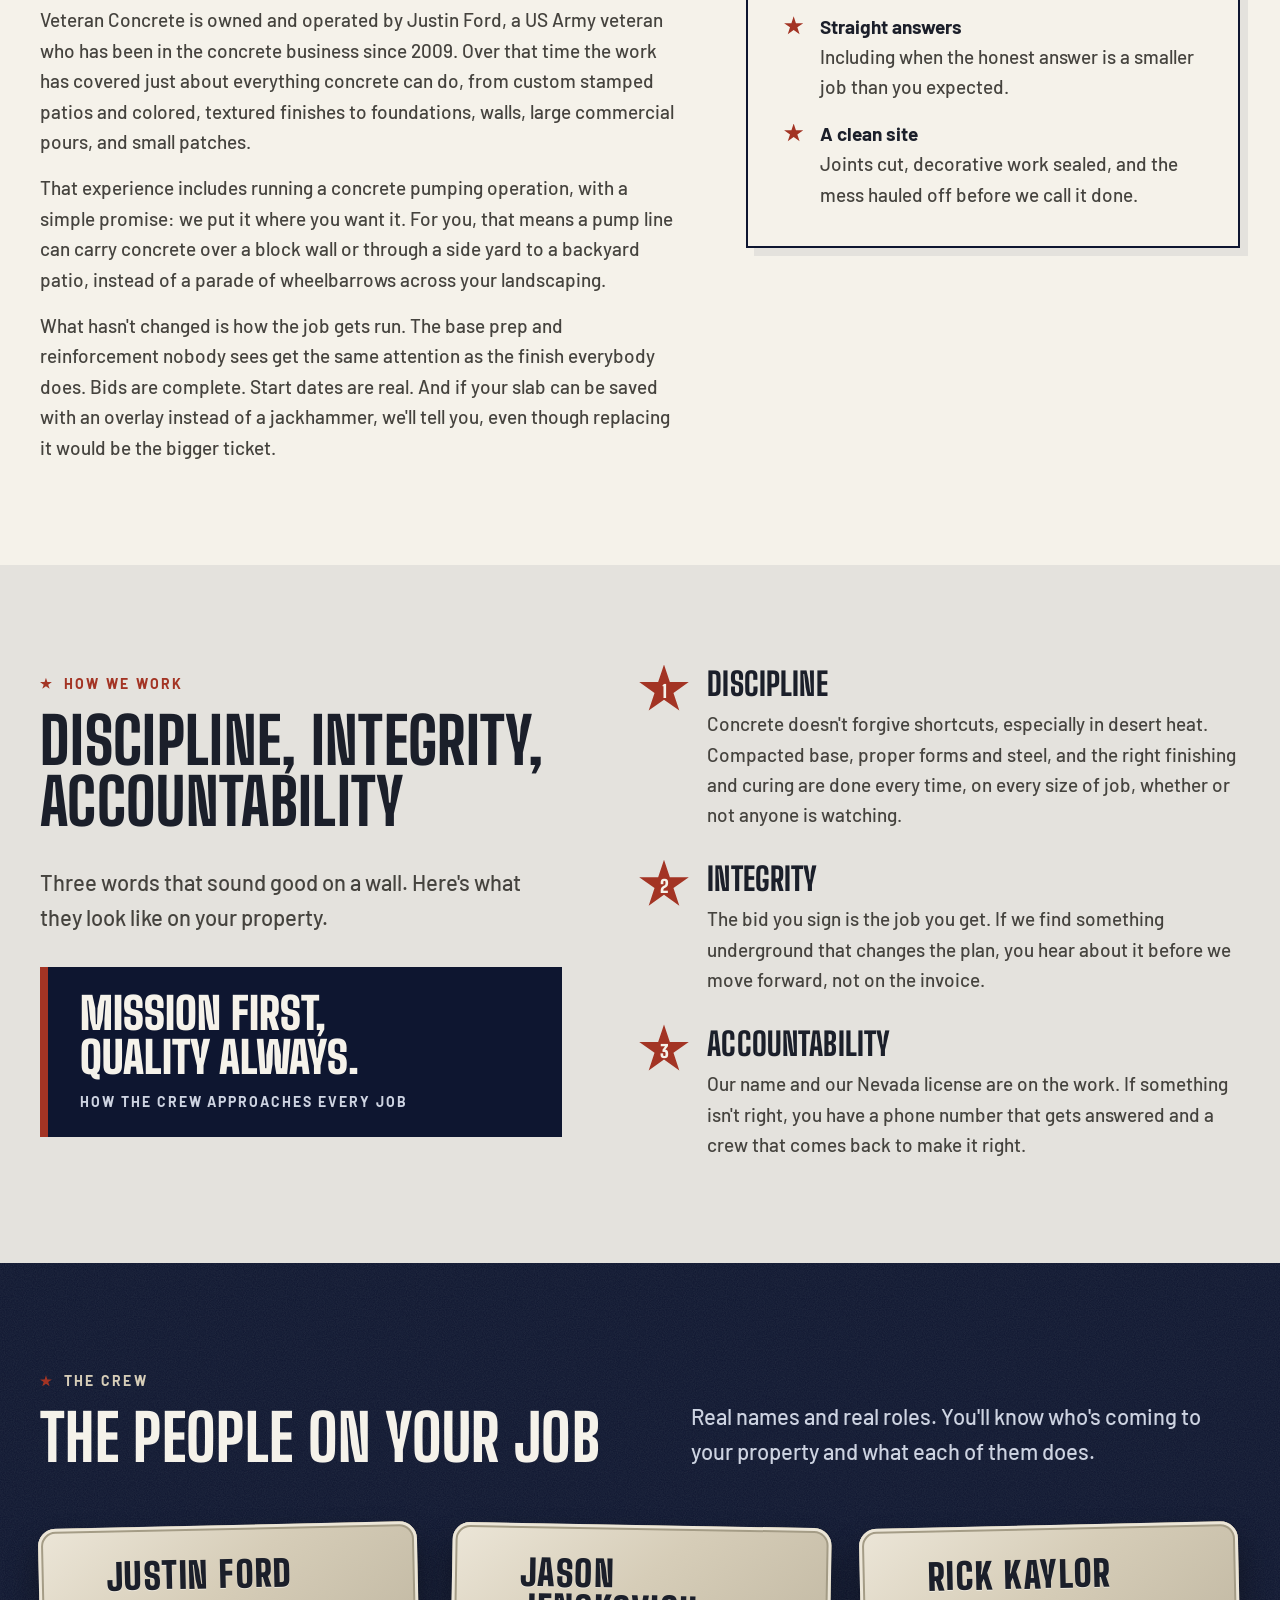
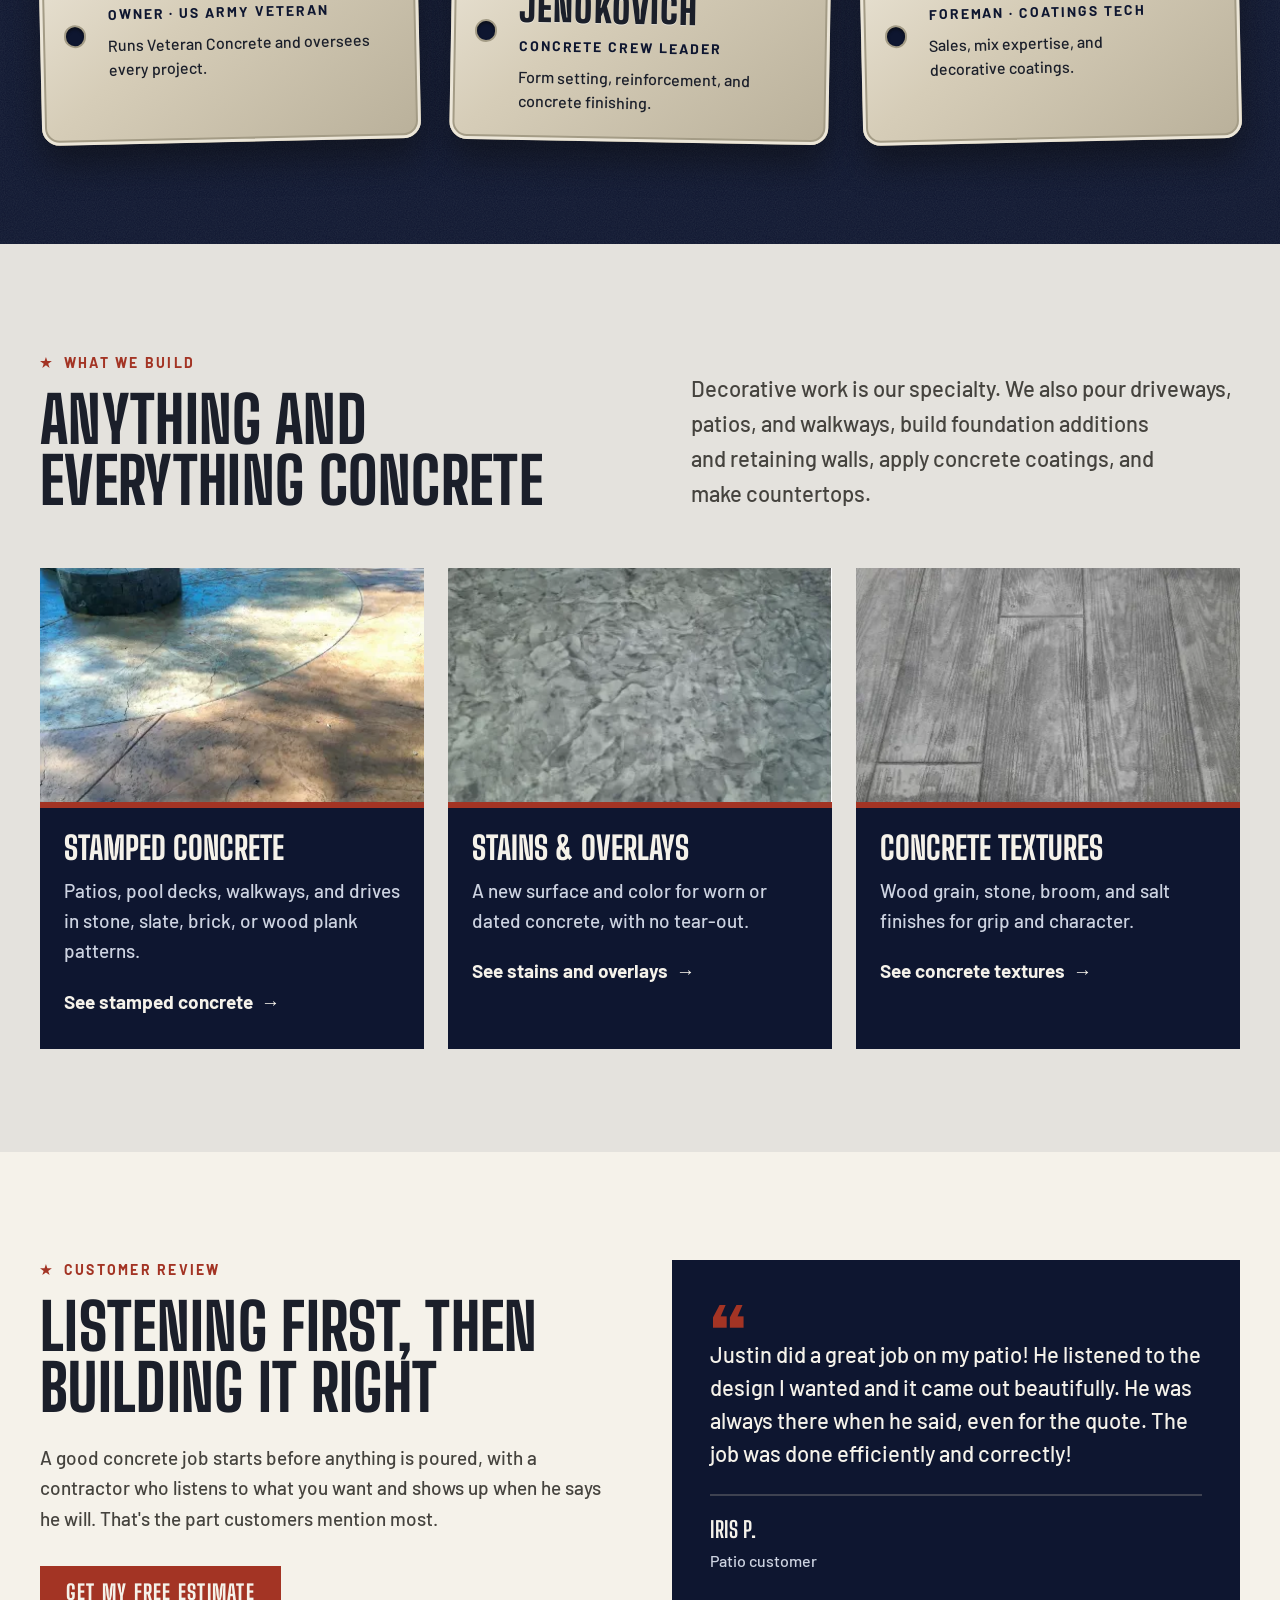
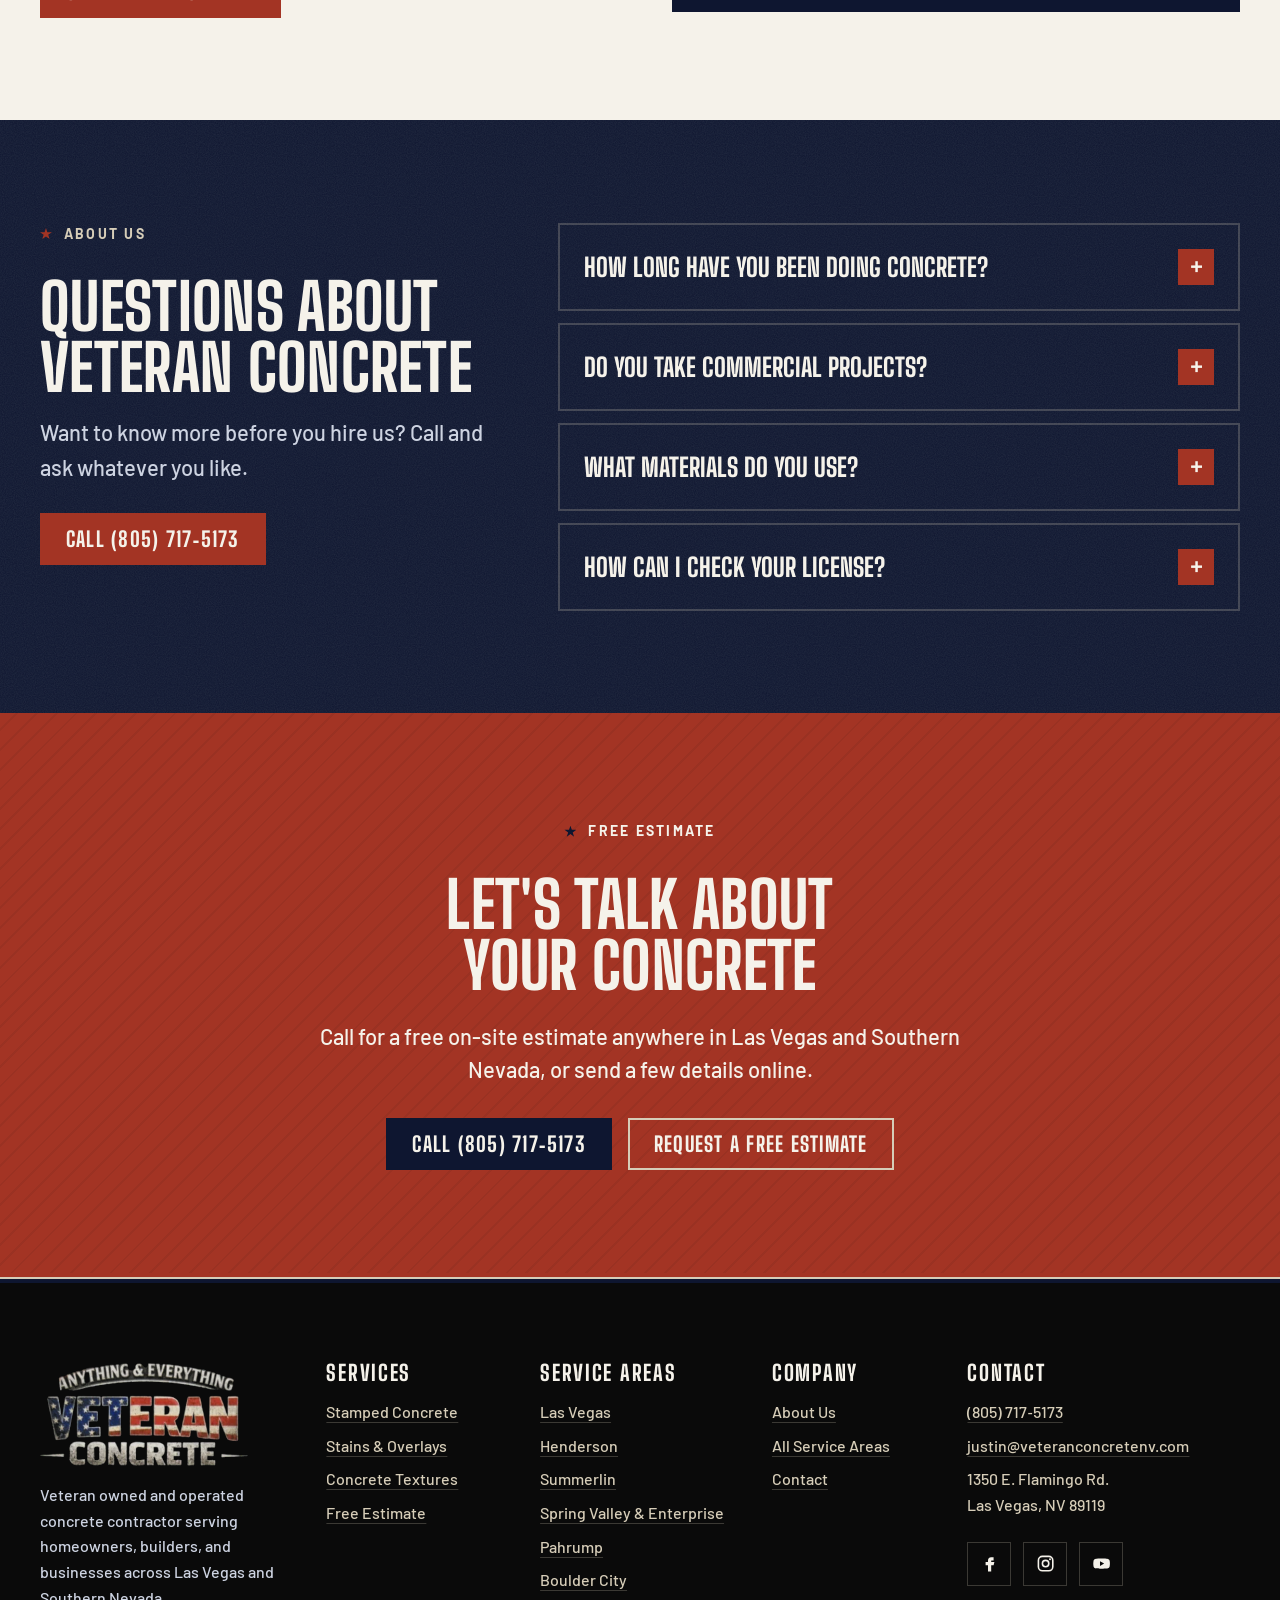
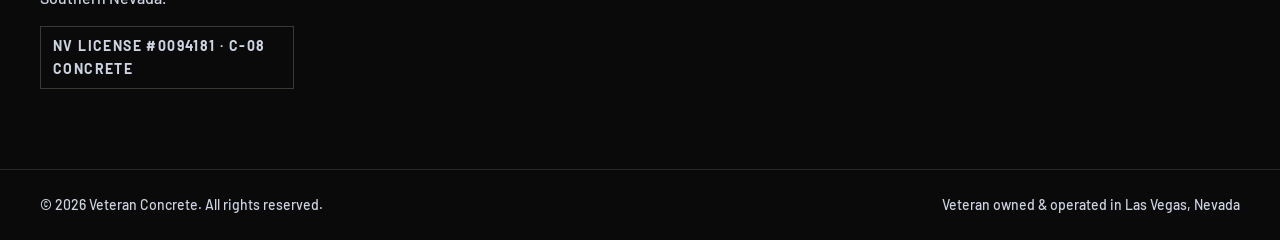
<file: about/index.html>
<!doctype html>
<html lang="en">
  <head>
    <meta charset="UTF-8" />
    <meta name="viewport" content="width=device-width, initial-scale=1.0" />
    <title>About Veteran Concrete | Veteran Owned Concrete Contractor Las Vegas</title>
    <meta
      name="description"
      content="Meet Veteran Concrete: a veteran owned and operated concrete contractor in Las Vegas, run by US Army veteran Justin Ford. NV License #0094181."
    />
    <link rel="canonical" href="https://www.veteranconcretenv.com/about/" />

    <meta property="og:type" content="website" />
    <meta property="og:site_name" content="Veteran Concrete" />
    <meta property="og:title" content="About Veteran Concrete | Veteran Owned Concrete Contractor Las Vegas" />
    <meta
      property="og:description"
      content="Meet Veteran Concrete: a veteran owned and operated concrete contractor in Las Vegas, run by US Army veteran Justin Ford. NV License #0094181."
    />
    <meta property="og:url" content="https://www.veteranconcretenv.com/about/" />
    <meta property="og:image" content="https://www.veteranconcretenv.com/images/og-default.png" />
    <meta property="og:image:width" content="1200" />
    <meta property="og:image:height" content="630" />
    <meta property="og:image:alt" content="Veteran Concrete logo in flag colors, Las Vegas concrete contractor, Nevada license 0094181" />
    <meta name="twitter:card" content="summary_large_image" />
    <meta name="twitter:title" content="About Veteran Concrete | Veteran Owned Concrete Contractor Las Vegas" />
    <meta
      name="twitter:description"
      content="Meet Veteran Concrete: a veteran owned and operated concrete contractor in Las Vegas, run by US Army veteran Justin Ford. NV License #0094181."
    />
    <meta name="twitter:image" content="https://www.veteranconcretenv.com/images/og-default.png" />

    <link rel="icon" href="/favicon.ico" sizes="any" />
    <link rel="icon" href="/favicon.svg" type="image/svg+xml" />
    <link rel="apple-touch-icon" href="/apple-touch-icon.png" />
    <link rel="manifest" href="/site.webmanifest" />
    <meta name="theme-color" content="#0a0a0a" />

    <link rel="preload" href="/fonts/big-shoulders-display-var.woff2" as="font" type="font/woff2" crossorigin />
    <link rel="preload" href="/fonts/barlow-500.woff2" as="font" type="font/woff2" crossorigin />
    <link rel="stylesheet" href="/css/tokens.css" />
    <link rel="stylesheet" href="/css/base.css" />
    <link rel="stylesheet" href="/css/components.css" />
    <link rel="stylesheet" href="/css/service.css" />
    <link rel="stylesheet" href="/css/pages.css" />
    <script src="/js/main.js" defer></script>

    <!-- Structured data: inline by spec (JSON-LD). -->
    <script type="application/ld+json">
      {
        "@context": "https://schema.org",
        "@graph": [
          {
            "@type": "AboutPage",
            "@id": "https://www.veteranconcretenv.com/about/#webpage",
            "url": "https://www.veteranconcretenv.com/about/",
            "name": "About Veteran Concrete | Veteran Owned Concrete Contractor Las Vegas",
            "description": "Meet Veteran Concrete: a veteran owned and operated concrete contractor in Las Vegas, run by US Army veteran Justin Ford. NV License #0094181.",
            "isPartOf": {
              "@id": "https://www.veteranconcretenv.com/#website"
            },
            "about": {
              "@id": "https://www.veteranconcretenv.com/#business"
            },
            "breadcrumb": {
              "@id": "https://www.veteranconcretenv.com/about/#breadcrumb"
            }
          },
          {
            "@type": [
              "HomeAndConstructionBusiness",
              "Organization"
            ],
            "@id": "https://www.veteranconcretenv.com/#business",
            "name": "Veteran Concrete",
            "url": "https://www.veteranconcretenv.com/",
            "logo": "https://www.veteranconcretenv.com/images/veteran-concrete-logo.webp",
            "telephone": "+1-805-717-5173",
            "email": "justin@veteranconcretenv.com",
            "address": {
              "@type": "PostalAddress",
              "streetAddress": "1350 E. Flamingo Rd.",
              "addressLocality": "Las Vegas",
              "addressRegion": "NV",
              "postalCode": "89119",
              "addressCountry": "US"
            }
          },
          {
            "@type": "WebSite",
            "@id": "https://www.veteranconcretenv.com/#website",
            "url": "https://www.veteranconcretenv.com/",
            "name": "Veteran Concrete"
          },
          {
            "@type": "BreadcrumbList",
            "@id": "https://www.veteranconcretenv.com/about/#breadcrumb",
            "itemListElement": [
              {
                "@type": "ListItem",
                "position": 1,
                "name": "Home",
                "item": "https://www.veteranconcretenv.com/"
              },
              {
                "@type": "ListItem",
                "position": 2,
                "name": "About",
                "item": "https://www.veteranconcretenv.com/about/"
              }
            ]
          },
          {
            "@type": "FAQPage",
            "@id": "https://www.veteranconcretenv.com/about/#faq",
            "mainEntity": [
              {
                "@type": "Question",
                "name": "How long have you been doing concrete?",
                "acceptedAnswer": {
                  "@type": "Answer",
                  "text": "Our owner has been in the concrete business since 2009, covering everything from decorative patios and driveways to foundations, walls, concrete pumping, and commercial work."
                }
              },
              {
                "@type": "Question",
                "name": "Do you take commercial projects?",
                "acceptedAnswer": {
                  "@type": "Answer",
                  "text": "Yes. We work for homeowners, builders, and businesses, from a small patch or a single stamped patio to a large commercial project. Tell us about yours."
                }
              },
              {
                "@type": "Question",
                "name": "What materials do you use?",
                "acceptedAnswer": {
                  "@type": "Answer",
                  "text": "We build with 100% American made materials, and we choose sealers and coatings that hold up to the Southern Nevada sun."
                }
              },
              {
                "@type": "Question",
                "name": "How can I check your license?",
                "acceptedAnswer": {
                  "@type": "Answer",
                  "text": "Veteran Concrete holds Nevada contractor license #0094181 (C-08 Concrete). You can look it up, or check any contractor before you hire them, with the Nevada State Contractors Board at (702) 486-1100."
                }
              }
            ]
          }
        ]
      }
    </script>
  </head>
  <body>
    <a class="skip-link" href="#main">Skip to content</a>

    <header class="site-header">
      <div class="site-header__inner wrap">
        <a class="brand" href="/">
          <img src="/images/veteran-concrete-logo.webp" width="400" height="199" alt="Veteran Concrete home" />
        </a>
        <nav id="primary-nav" class="primary-nav" aria-label="Primary">
          <ul>
            <li class="nav-sub">
              <button type="button" class="nav-sub__toggle" aria-expanded="false" aria-controls="nav-services">
                Services<span class="nav-sub__caret" aria-hidden="true"></span>
              </button>
              <ul id="nav-services" class="nav-sub__menu">
                <li><a href="/services/stamped-concrete/">Stamped Concrete</a></li>
                <li><a href="/services/stains-overlays/">Stains &amp; Overlays</a></li>
                <li><a href="/services/concrete-textures/">Concrete Textures</a></li>
              </ul>
            </li>
            <li><a href="/locations/">Service Areas</a></li>
            <li><a href="/about/" aria-current="page">About</a></li>
            <li><a href="/contact/">Contact</a></li>
          </ul>
        </nav>
        <div class="header-actions">
          <a class="btn btn--red header-call" href="tel:+18057175173" aria-label="Call Veteran Concrete at (805) 717-5173">
            <svg viewBox="0 0 24 24" aria-hidden="true" focusable="false"><path fill="currentColor" d="M6.6 10.8a15.1 15.1 0 0 0 6.6 6.6l2.2-2.2a1 1 0 0 1 1-.25c1.1.37 2.3.57 3.6.57a1 1 0 0 1 1 1V20a1 1 0 0 1-1 1A17 17 0 0 1 3 4a1 1 0 0 1 1-1h3.5a1 1 0 0 1 1 1c0 1.25.2 2.45.57 3.57a1 1 0 0 1-.25 1z" /></svg>
            <span class="header-call__label">Call</span>
            <span class="header-call__number">(805)&nbsp;717&#8209;5173</span>
          </a>
          <button type="button" class="nav-toggle" aria-expanded="false" aria-controls="primary-nav">
            <span class="nav-toggle__bars" aria-hidden="true"></span>
            Menu
          </button>
        </div>
      </div>
      <div class="flag-rule"></div>
    </header>

    <main id="main">
      <!-- HERO -->
      <section class="svc-hero section--ink" aria-labelledby="hero-title">
        <div class="wrap">
          <nav class="breadcrumbs" aria-label="Breadcrumb">
            <ol>
              <li><a href="/">Home</a></li>
              <li><span aria-current="page">About</span></li>
            </ol>
          </nav>
          <div class="svc-hero__grid">
            <div>
              <p class="eyebrow">About Veteran Concrete</p>
              <h1 id="hero-title">A veteran owned concrete contractor in Las Vegas</h1>
              <p class="lead">
                Veteran Concrete is a veteran owned and operated concrete company serving Las Vegas and Southern Nevada. We build stamped
                patios, driveways, pool decks, and decorative finishes, and we fix tired concrete without tearing it out when that's the
                smarter call. The way we run a job comes straight from the service: show up, do it right, and own the result.
              </p>
              <div class="btn-row">
                <a class="btn btn--red" href="tel:+18057175173">
                  <svg viewBox="0 0 24 24" aria-hidden="true" focusable="false"><path fill="currentColor" d="M6.6 10.8a15.1 15.1 0 0 0 6.6 6.6l2.2-2.2a1 1 0 0 1 1-.25c1.1.37 2.3.57 3.6.57a1 1 0 0 1 1 1V20a1 1 0 0 1-1 1A17 17 0 0 1 3 4a1 1 0 0 1 1-1h3.5a1 1 0 0 1 1 1c0 1.25.2 2.45.57 3.57a1 1 0 0 1-.25 1z" /></svg>
                  Call&nbsp;(805)&nbsp;717&#8209;5173
                </a>
                <a class="btn btn--ghost" href="/contact/">Get My Free Estimate</a>
              </div>
            </div>
            <aside class="plate" aria-labelledby="record-title">
              <div class="plate__head">
                <h2 id="record-title" class="plate__title">On the record</h2>
                <span class="plate__stars" aria-hidden="true"></span>
              </div>
              <dl class="record__list">
                <div>
                  <dt>Ownership</dt>
                  <dd>Veteran owned &amp; operated</dd>
                </div>
                <div>
                  <dt>License</dt>
                  <dd>Nevada #0094181, C-08 Concrete</dd>
                </div>
                <div>
                  <dt>In concrete</dt>
                  <dd>Since 2009</dd>
                </div>
                <div>
                  <dt>Work</dt>
                  <dd>Residential &amp; commercial</dd>
                </div>
                <div>
                  <dt>Materials</dt>
                  <dd>100% American made</dd>
                </div>
              </dl>
            </aside>
          </div>
        </div>
      </section>

      <!-- PHONE BAND -->
      <section class="phone-band" aria-label="Call for a free estimate">
        <div class="phone-band__inner wrap">
          <p class="phone-band__label">
            Talk to the people who do the work
            <span>Free on-site estimates across Las Vegas and Southern Nevada.</span>
          </p>
          <a class="phone-band__number" href="tel:+18057175173">(805)&nbsp;717&#8209;5173</a>
        </div>
      </section>

      <!-- STORY -->
      <section class="section section--paper on-light" aria-labelledby="story-title">
        <div class="wrap split">
          <div class="split__main">
            <p class="eyebrow">Who we are</p>
            <h2 id="story-title">What veteran owned means for your project</h2>
            <p class="lead">
              Most concrete problems trace back to someone cutting a corner they figured nobody would see. We were trained not to work that way.
            </p>
            <p>
              Veteran Concrete is owned and operated by Justin Ford, a US Army veteran who has been in the concrete business since 2009. Over
              that time the work has covered just about everything concrete can do, from custom stamped patios and colored, textured finishes
              to foundations, walls, large commercial pours, and small patches.
            </p>
            <p>
              That experience includes running a concrete pumping operation, with a simple promise: we put it where you want it. For you, that
              means a pump line can carry concrete over a block wall or through a side yard to a backyard patio, instead of a parade of
              wheelbarrows across your landscaping.
            </p>
            <p>
              What hasn't changed is how the job gets run. The base prep and reinforcement nobody sees get the same attention as the finish
              everybody does. Bids are complete. Start dates are real. And if your slab can be saved with an overlay instead of a jackhammer,
              we'll tell you, even though replacing it would be the bigger ticket.
            </p>
          </div>
          <aside class="aside-box" aria-labelledby="expect-title">
            <h3 id="expect-title">What you can count on</h3>
            <ul class="checklist">
              <li><strong>A complete bid</strong><span>Prep, forms, reinforcement, finish, and sealing in one clear price.</span></li>
              <li><strong>A crew that shows up</strong><span>For the estimate and for the pour, when we said we would.</span></li>
              <li><strong>Straight answers</strong><span>Including when the honest answer is a smaller job than you expected.</span></li>
              <li><strong>A clean site</strong><span>Joints cut, decorative work sealed, and the mess hauled off before we call it done.</span></li>
            </ul>
          </aside>
        </div>
      </section>

      <!-- VALUES -->
      <section class="section section--slab on-light" aria-labelledby="values-title">
        <div class="wrap why">
          <div class="why__head">
            <p class="eyebrow">How we work</p>
            <h2 id="values-title">Discipline, integrity, accountability</h2>
            <p>Three words that sound good on a wall. Here's what they look like on your property.</p>
            <blockquote class="motto">
              <p>Mission first, quality always.</p>
              <footer>How the crew approaches every job</footer>
            </blockquote>
          </div>
          <ol class="star-list">
            <li data-reveal>
              <h3>Discipline</h3>
              <p>
                Concrete doesn't forgive shortcuts, especially in desert heat. Compacted base, proper forms and steel, and the right finishing
                and curing are done every time, on every size of job, whether or not anyone is watching.
              </p>
            </li>
            <li data-reveal>
              <h3>Integrity</h3>
              <p>
                The bid you sign is the job you get. If we find something underground that changes the plan, you hear about it before we
                move forward, not on the invoice.
              </p>
            </li>
            <li data-reveal>
              <h3>Accountability</h3>
              <p>
                Our name and our Nevada license are on the work. If something isn't right, you have a phone number that gets answered and a
                crew that comes back to make it right.
              </p>
            </li>
          </ol>
        </div>
      </section>

      <!-- CREW -->
      <section class="section section--ink" aria-labelledby="crew-title">
        <div class="wrap">
          <div class="section-head section-head--split">
            <div>
              <p class="eyebrow">The crew</p>
              <h2 id="crew-title">The people on your job</h2>
            </div>
            <p>Real names and real roles. You'll know who's coming to your property and what each of them does.</p>
          </div>
          <ul class="tags">
            <li class="tag" data-reveal>
              <p class="tag__name">Justin Ford</p>
              <p class="tag__role">Owner &middot; US Army Veteran</p>
              <p class="tag__line">Runs Veteran Concrete and oversees every project.</p>
            </li>
            <li class="tag" data-reveal>
              <p class="tag__name">Jason Jenokovich</p>
              <p class="tag__role">Concrete Crew Leader</p>
              <p class="tag__line">Form setting, reinforcement, and concrete finishing.</p>
            </li>
            <li class="tag" data-reveal>
              <p class="tag__name">Rick Kaylor</p>
              <p class="tag__role">Foreman &middot; Coatings Tech</p>
              <p class="tag__line">Sales, mix expertise, and decorative coatings.</p>
            </li>
          </ul>
        </div>
      </section>

      <!-- WHAT WE BUILD -->
      <section class="section section--slab on-light" aria-labelledby="build-title">
        <div class="wrap">
          <div class="section-head section-head--split">
            <div>
              <p class="eyebrow">What we build</p>
              <h2 id="build-title">Anything and everything concrete</h2>
            </div>
            <p>
              Decorative work is our specialty. We also pour driveways, patios, and walkways, build foundation additions and retaining walls,
              apply concrete coatings, and make countertops.
            </p>
          </div>
          <ul class="service-grid">
            <li data-reveal>
              <a class="service-card" href="/services/stamped-concrete/">
                <img src="/images/stamped-concrete-fire-pit-patio.webp" width="380" height="240" loading="lazy" alt="Stamped concrete patio with a curved border around a stone fire pit" />
                <span class="service-card__body">
                  <span class="service-card__title">Stamped Concrete</span>
                  <span class="service-card__text">Patios, pool decks, walkways, and drives in stone, slate, brick, or wood plank patterns.</span>
                  <span class="service-card__more">See stamped concrete</span>
                </span>
              </a>
            </li>
            <li data-reveal>
              <a class="service-card" href="/services/stains-overlays/">
                <img src="/images/stamped-stone-texture-concrete.webp" width="373" height="236" loading="lazy" alt="Close-up of a gray concrete overlay with a natural stone texture" />
                <span class="service-card__body">
                  <span class="service-card__title">Stains &amp; Overlays</span>
                  <span class="service-card__text">A new surface and color for worn or dated concrete, with no tear-out.</span>
                  <span class="service-card__more">See stains and overlays</span>
                </span>
              </a>
            </li>
            <li data-reveal>
              <a class="service-card" href="/services/concrete-textures/">
                <img src="/images/wood-plank-stamped-concrete.webp" width="372" height="238" loading="lazy" alt="Concrete finished with a realistic wood plank texture and grain" />
                <span class="service-card__body">
                  <span class="service-card__title">Concrete Textures</span>
                  <span class="service-card__text">Wood grain, stone, broom, and salt finishes for grip and character.</span>
                  <span class="service-card__more">See concrete textures</span>
                </span>
              </a>
            </li>
          </ul>
        </div>
      </section>

      <!-- PROOF -->
      <section class="section section--paper on-light" aria-labelledby="proof-title">
        <div class="wrap proof">
          <div class="proof__copy">
            <p class="eyebrow">Customer review</p>
            <h2 id="proof-title">Listening first, then building it right</h2>
            <p>
              A good concrete job starts before anything is poured, with a contractor who listens to what you want and shows up when he says
              he will. That's the part customers mention most.
            </p>
            <a class="btn btn--red" href="/contact/">Get My Free Estimate</a>
          </div>
          <figure class="review review--feature" data-reveal>
            <blockquote>
              <p>
                Justin did a great job on my patio! He listened to the design I wanted and it came out beautifully. He was always there when he
                said, even for the quote. The job was done efficiently and correctly!
              </p>
            </blockquote>
            <figcaption><strong>Iris P.</strong> Patio customer</figcaption>
          </figure>
        </div>
      </section>

      <!-- FAQ -->
      <section class="section section--ink" aria-labelledby="faq-title">
        <div class="wrap faq-layout">
          <div class="section-head">
            <p class="eyebrow">About us</p>
            <h2 id="faq-title">Questions about Veteran Concrete</h2>
            <p>Want to know more before you hire us? Call and ask whatever you like.</p>
            <a class="btn btn--red faq-layout__call" href="tel:+18057175173">Call&nbsp;(805)&nbsp;717&#8209;5173</a>
          </div>
          <div class="faq">
            <details>
              <summary>How long have you been doing concrete?</summary>
              <div class="faq__answer">
                <p>
                  Our owner has been in the concrete business since 2009, covering everything from decorative patios and driveways to
                  foundations, walls, concrete pumping, and commercial work.
                </p>
              </div>
            </details>
            <details>
              <summary>Do you take commercial projects?</summary>
              <div class="faq__answer">
                <p>
                  Yes. We work for homeowners, builders, and businesses, from a small patch or a single stamped patio to a large commercial
                  project. <a href="/contact/">Tell us about yours</a>.
                </p>
              </div>
            </details>
            <details>
              <summary>What materials do you use?</summary>
              <div class="faq__answer">
                <p>
                  We build with 100% American made materials, and we choose sealers and coatings that hold up to the Southern Nevada sun.
                </p>
              </div>
            </details>
            <details>
              <summary>How can I check your license?</summary>
              <div class="faq__answer">
                <p>
                  Veteran Concrete holds Nevada contractor license #0094181 (C-08 Concrete). You can look it up, or check any contractor
                  before you hire them, with the Nevada State Contractors Board at <a href="tel:+17024861100">(702)&nbsp;486&#8209;1100</a>.
                </p>
              </div>
            </details>
          </div>
        </div>
      </section>

      <!-- CTA -->
      <section class="section section--red final-cta" aria-labelledby="cta-title">
        <div class="wrap">
          <p class="eyebrow">Free estimate</p>
          <h2 id="cta-title">Let's talk about your concrete</h2>
          <p class="lead">Call for a free on-site estimate anywhere in Las Vegas and Southern Nevada, or send a few details online.</p>
          <div class="btn-row">
            <a class="btn btn--red" href="tel:+18057175173">Call&nbsp;(805)&nbsp;717&#8209;5173</a>
            <a class="btn btn--ghost" href="/contact/">Request a Free Estimate</a>
          </div>
        </div>
      </section>
    </main>

    <footer class="site-footer">
      <div class="flag-rule"></div>
      <div class="site-footer__grid wrap">
        <div class="site-footer__brand">
          <img src="/images/veteran-concrete-logo.webp" width="400" height="199" loading="lazy" alt="Veteran Concrete" />
          <p>Veteran owned and operated concrete contractor serving homeowners, builders, and businesses across Las Vegas and Southern Nevada.</p>
          <p class="license-plate">NV License #0094181 &middot; C-08 Concrete</p>
        </div>
        <div>
          <h2>Services</h2>
          <ul>
            <li><a href="/services/stamped-concrete/">Stamped Concrete</a></li>
            <li><a href="/services/stains-overlays/">Stains &amp; Overlays</a></li>
            <li><a href="/services/concrete-textures/">Concrete Textures</a></li>
            <li><a href="/contact/">Free Estimate</a></li>
          </ul>
        </div>
        <div>
          <h2>Service Areas</h2>
          <ul>
            <li><a href="/locations/las-vegas/">Las Vegas</a></li>
            <li><a href="/locations/henderson/">Henderson</a></li>
            <li><a href="/locations/summerlin/">Summerlin</a></li>
            <li><a href="/locations/spring-valley-enterprise/">Spring Valley &amp; Enterprise</a></li>
            <li><a href="/locations/pahrump/">Pahrump</a></li>
            <li><a href="/locations/boulder-city/">Boulder City</a></li>
          </ul>
        </div>
        <div>
          <h2>Company</h2>
          <ul>
            <li><a href="/about/">About Us</a></li>
            <li><a href="/locations/">All Service Areas</a></li>
            <li><a href="/contact/">Contact</a></li>
          </ul>
        </div>
        <div>
          <h2>Contact</h2>
          <address>
            <a href="tel:+18057175173">(805)&nbsp;717&#8209;5173</a>
            <a href="mailto:justin@veteranconcretenv.com">justin@veteranconcretenv.com</a>
            <span>1350 E. Flamingo Rd.<br />Las Vegas, NV 89119</span>
          </address>
          <div class="social">
            <a href="https://www.facebook.com/jitconcrete" aria-label="Veteran Concrete on Facebook">
              <svg viewBox="0 0 24 24" aria-hidden="true" focusable="false"><path fill="currentColor" d="M14 8h3V4h-3c-2.8 0-4 1.7-4 4.3V10H7v4h3v8h4v-8h3l1-4h-4V8.6c0-.4.3-.6.6-.6z" /></svg>
            </a>
            <a href="https://www.instagram.com/justintime_concrete_pumping" aria-label="Veteran Concrete on Instagram">
              <svg viewBox="0 0 24 24" aria-hidden="true" focusable="false"><rect x="3" y="3" width="18" height="18" rx="5" fill="none" stroke="currentColor" stroke-width="2" /><circle cx="12" cy="12" r="4" fill="none" stroke="currentColor" stroke-width="2" /><circle cx="17.5" cy="6.5" r="1.2" fill="currentColor" /></svg>
            </a>
            <a href="https://www.youtube.com/channel/UCADByEOtTZ2amgbom4W28Uw" aria-label="Veteran Concrete on YouTube">
              <svg viewBox="0 0 24 24" aria-hidden="true" focusable="false"><path fill="currentColor" d="M22 8.2a3 3 0 0 0-2.1-2.1C18 5.6 12 5.6 12 5.6s-6 0-7.9.5A3 3 0 0 0 2 8.2 31 31 0 0 0 1.6 12c0 1.3.1 2.6.4 3.8a3 3 0 0 0 2.1 2.1c1.9.5 7.9.5 7.9.5s6 0 7.9-.5a3 3 0 0 0 2.1-2.1c.3-1.2.4-2.5.4-3.8s-.1-2.6-.4-3.8zM10 15V9l5.2 3z" /></svg>
            </a>
          </div>
        </div>
      </div>
      <div class="site-footer__base">
        <div class="wrap">
          <p>&copy; 2026 Veteran Concrete. All rights reserved.</p>
          <p>Veteran owned &amp; operated in Las Vegas, Nevada</p>
        </div>
      </div>
    </footer>
  </body>
</html>
</file>
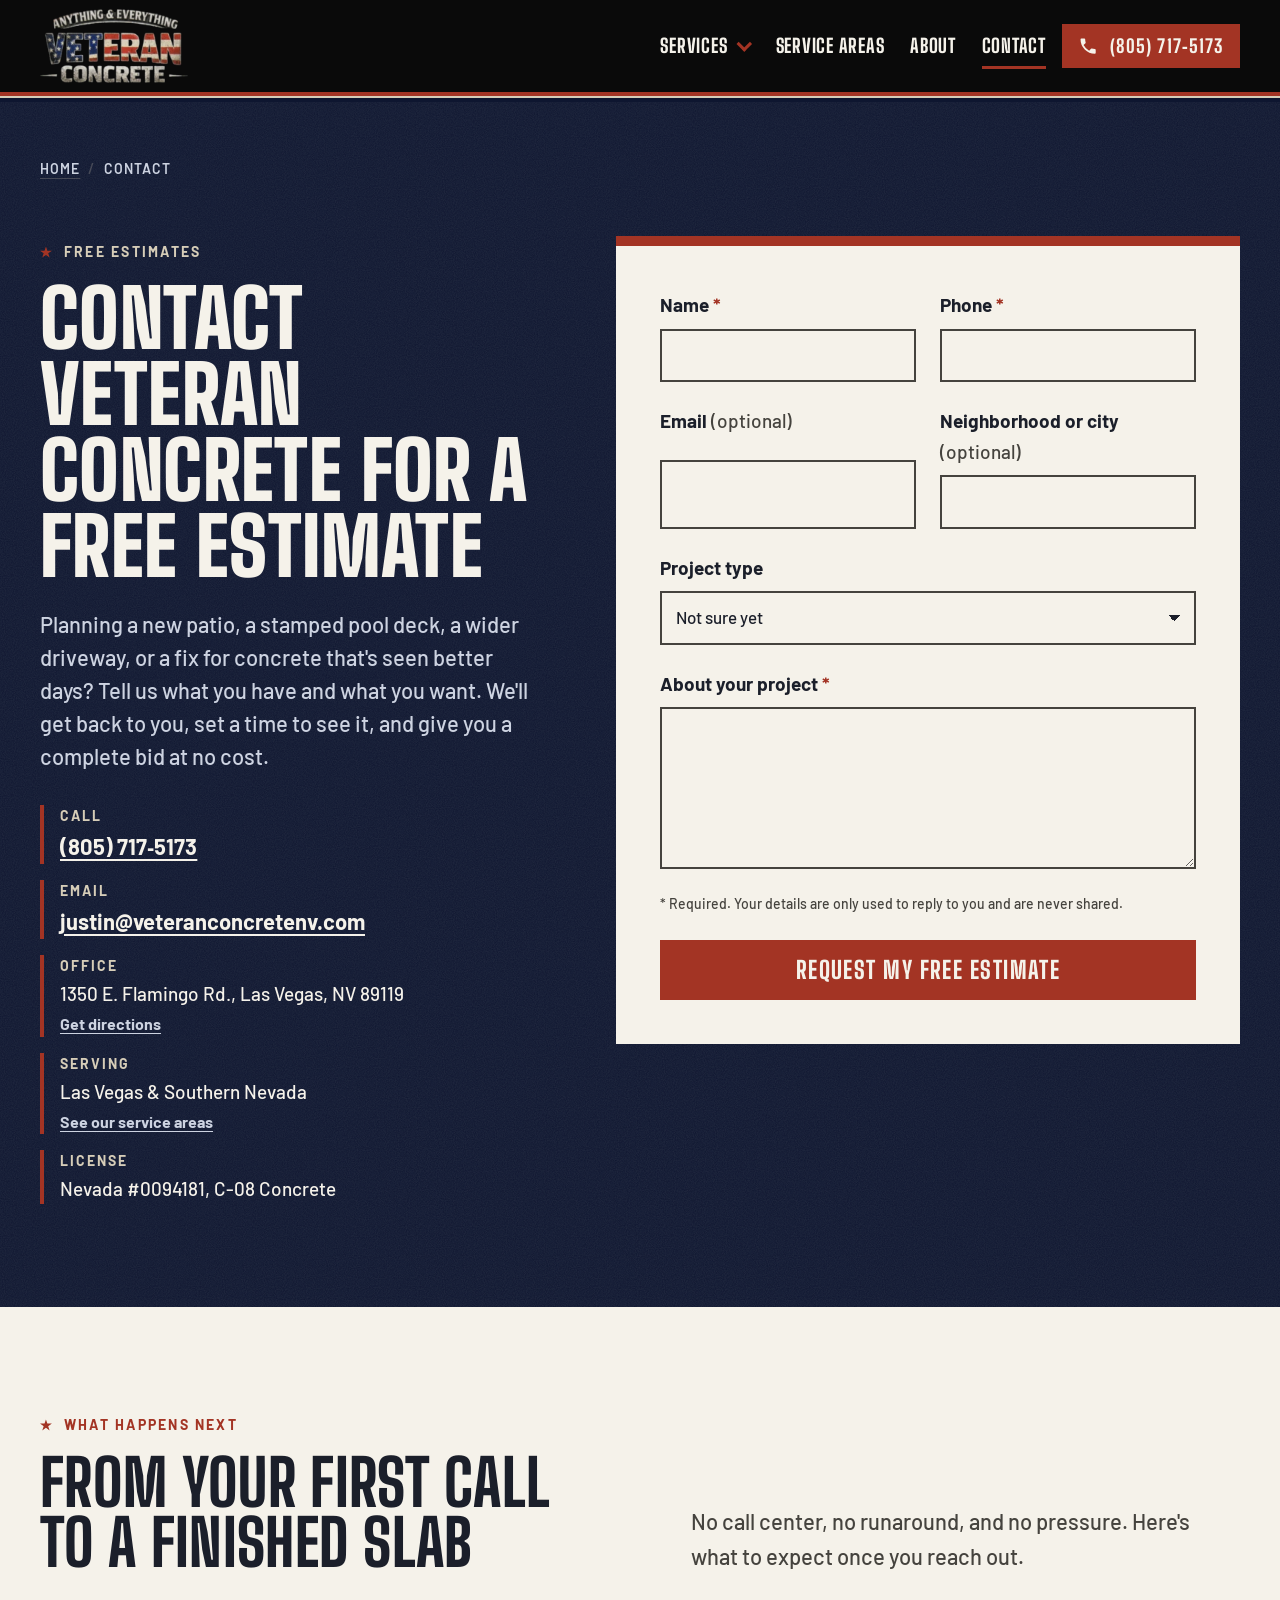
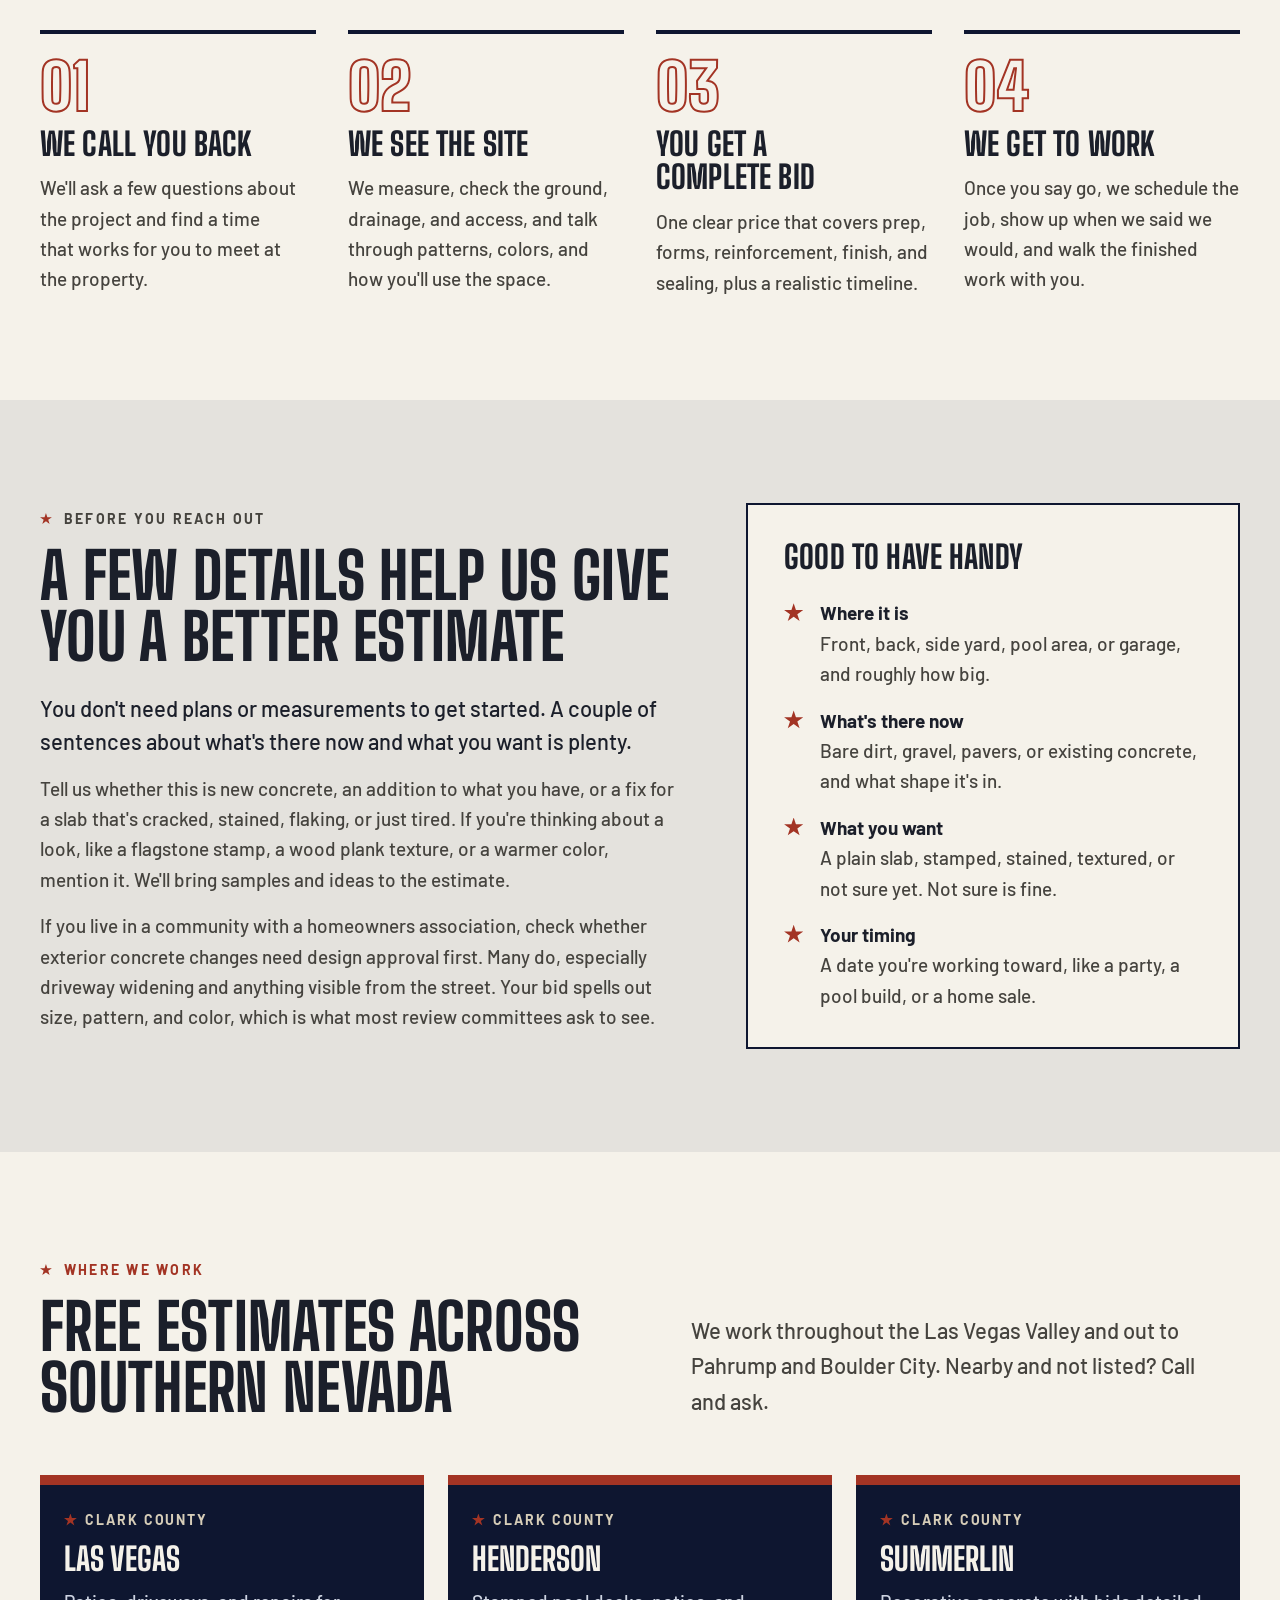
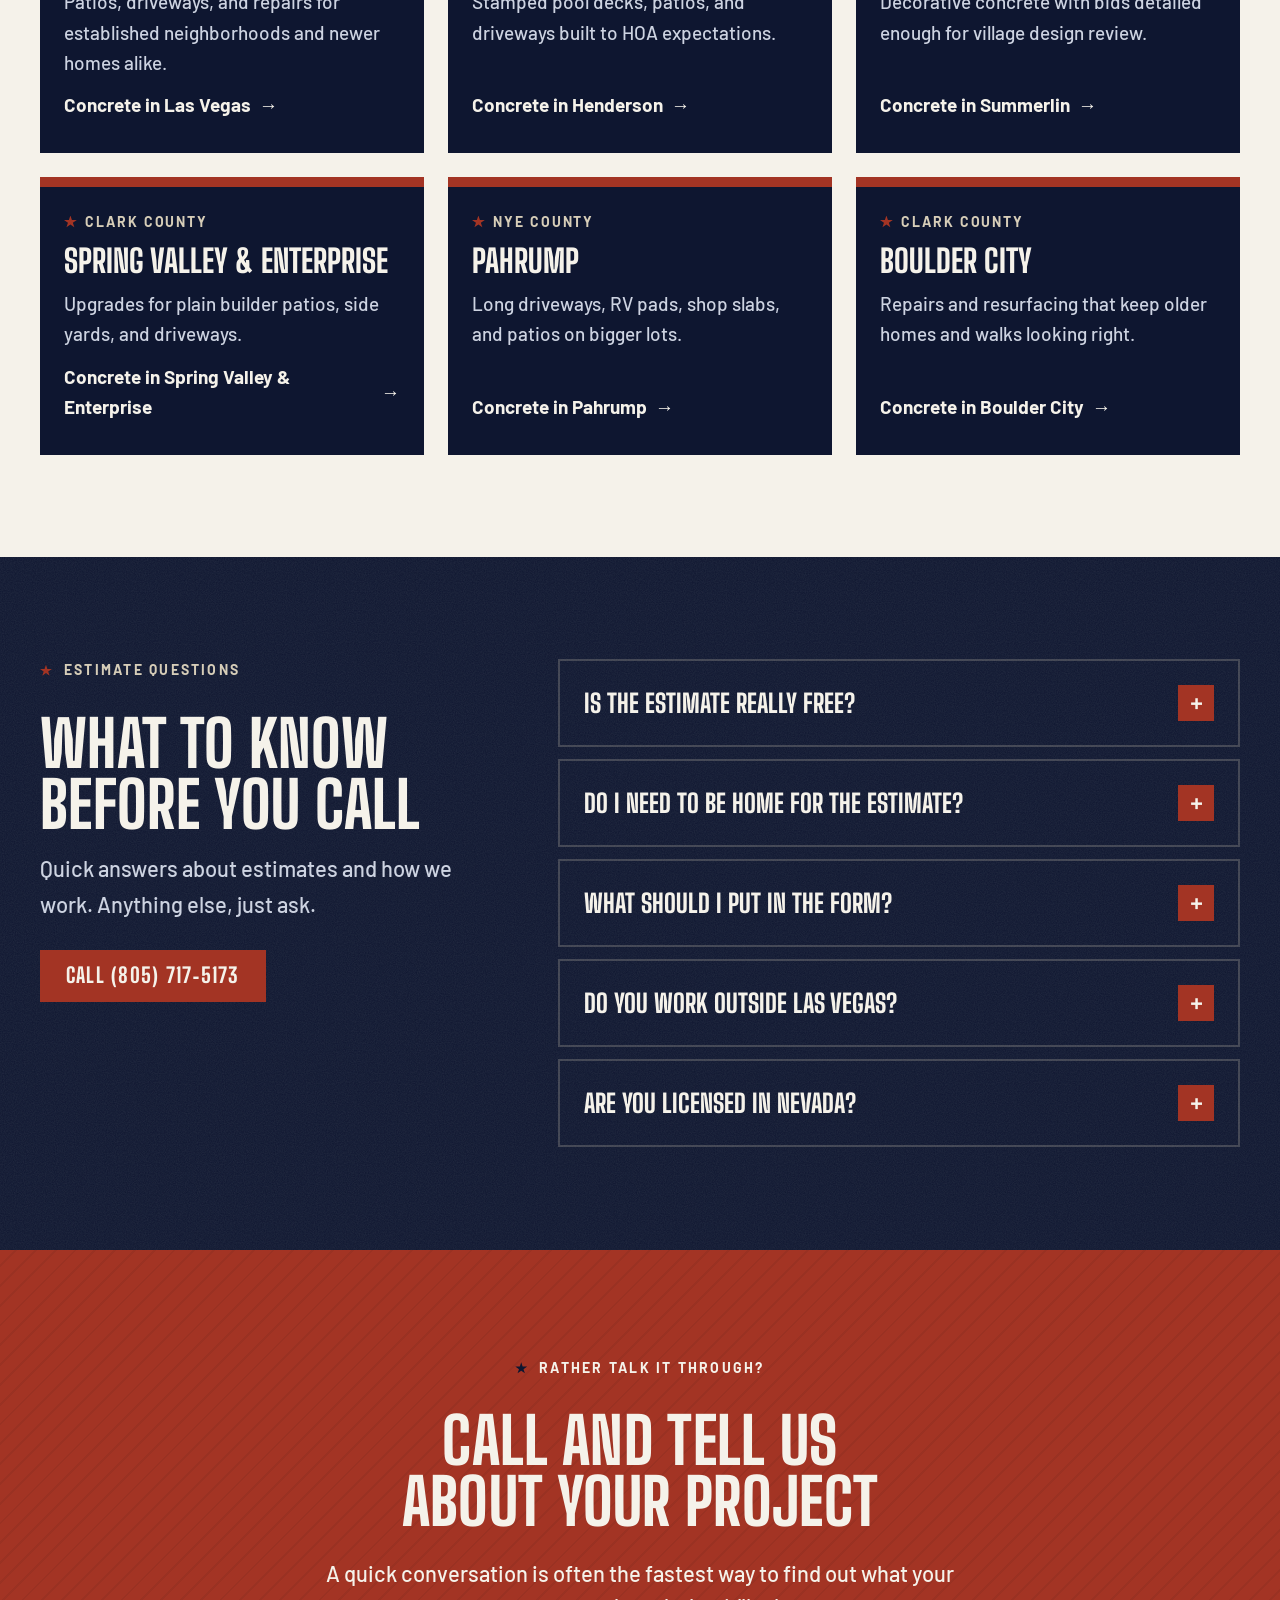
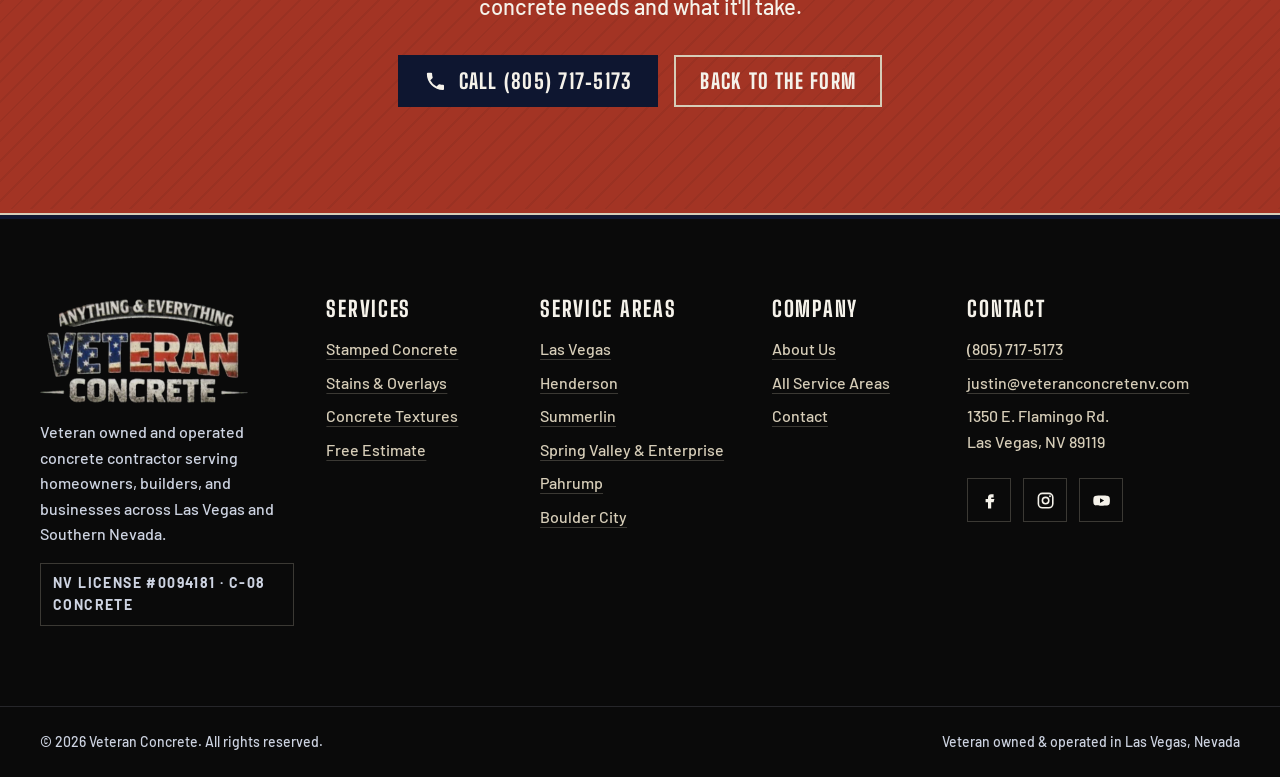
<file: contact/index.html>
<!doctype html>
<html lang="en">
  <head>
    <meta charset="UTF-8" />
    <meta name="viewport" content="width=device-width, initial-scale=1.0" />
    <title>Contact Veteran Concrete | Free Concrete Estimates Las Vegas</title>
    <meta
      name="description"
      content="Request a free concrete estimate in Las Vegas, Henderson, Summerlin, and Southern Nevada. Call (805) 717-5173 or send the form. NV License #0094181."
    />
    <link rel="canonical" href="https://www.veteranconcretenv.com/contact/" />

    <meta property="og:type" content="website" />
    <meta property="og:site_name" content="Veteran Concrete" />
    <meta property="og:title" content="Contact Veteran Concrete | Free Concrete Estimates Las Vegas" />
    <meta
      property="og:description"
      content="Request a free concrete estimate in Las Vegas, Henderson, Summerlin, and Southern Nevada. Call (805) 717-5173 or send the form. NV License #0094181."
    />
    <meta property="og:url" content="https://www.veteranconcretenv.com/contact/" />
    <meta property="og:image" content="https://www.veteranconcretenv.com/images/og-default.png" />
    <meta property="og:image:width" content="1200" />
    <meta property="og:image:height" content="630" />
    <meta property="og:image:alt" content="Veteran Concrete logo in flag colors, Las Vegas concrete contractor, Nevada license 0094181" />
    <meta name="twitter:card" content="summary_large_image" />
    <meta name="twitter:title" content="Contact Veteran Concrete | Free Concrete Estimates Las Vegas" />
    <meta
      name="twitter:description"
      content="Request a free concrete estimate in Las Vegas, Henderson, Summerlin, and Southern Nevada. Call (805) 717-5173 or send the form. NV License #0094181."
    />
    <meta name="twitter:image" content="https://www.veteranconcretenv.com/images/og-default.png" />

    <link rel="icon" href="/favicon.ico" sizes="any" />
    <link rel="icon" href="/favicon.svg" type="image/svg+xml" />
    <link rel="apple-touch-icon" href="/apple-touch-icon.png" />
    <link rel="manifest" href="/site.webmanifest" />
    <meta name="theme-color" content="#0a0a0a" />

    <link rel="preload" href="/fonts/big-shoulders-display-var.woff2" as="font" type="font/woff2" crossorigin />
    <link rel="preload" href="/fonts/barlow-500.woff2" as="font" type="font/woff2" crossorigin />
    <link rel="stylesheet" href="/css/tokens.css" />
    <link rel="stylesheet" href="/css/base.css" />
    <link rel="stylesheet" href="/css/components.css" />
    <link rel="stylesheet" href="/css/service.css" />
    <link rel="stylesheet" href="/css/pages.css" />
    <link rel="stylesheet" href="/css/form.css" />
    <script src="/js/main.js" defer></script>
    <script src="/js/form.js" defer></script>

    <!-- Structured data: inline by spec (JSON-LD). -->
    <script type="application/ld+json">
      {
        "@context": "https://schema.org",
        "@graph": [
          {
            "@type": "ContactPage",
            "@id": "https://www.veteranconcretenv.com/contact/#webpage",
            "url": "https://www.veteranconcretenv.com/contact/",
            "name": "Contact Veteran Concrete | Free Concrete Estimates Las Vegas",
            "description": "Request a free concrete estimate in Las Vegas, Henderson, Summerlin, and Southern Nevada. Call (805) 717-5173 or send the form. NV License #0094181.",
            "isPartOf": {
              "@id": "https://www.veteranconcretenv.com/#website"
            },
            "about": {
              "@id": "https://www.veteranconcretenv.com/#business"
            },
            "breadcrumb": {
              "@id": "https://www.veteranconcretenv.com/contact/#breadcrumb"
            }
          },
          {
            "@type": [
              "HomeAndConstructionBusiness",
              "Organization"
            ],
            "@id": "https://www.veteranconcretenv.com/#business",
            "name": "Veteran Concrete",
            "url": "https://www.veteranconcretenv.com/",
            "logo": "https://www.veteranconcretenv.com/images/veteran-concrete-logo.webp",
            "telephone": "+1-805-717-5173",
            "email": "justin@veteranconcretenv.com",
            "address": {
              "@type": "PostalAddress",
              "streetAddress": "1350 E. Flamingo Rd.",
              "addressLocality": "Las Vegas",
              "addressRegion": "NV",
              "postalCode": "89119",
              "addressCountry": "US"
            }
          },
          {
            "@type": "WebSite",
            "@id": "https://www.veteranconcretenv.com/#website",
            "url": "https://www.veteranconcretenv.com/",
            "name": "Veteran Concrete"
          },
          {
            "@type": "BreadcrumbList",
            "@id": "https://www.veteranconcretenv.com/contact/#breadcrumb",
            "itemListElement": [
              {
                "@type": "ListItem",
                "position": 1,
                "name": "Home",
                "item": "https://www.veteranconcretenv.com/"
              },
              {
                "@type": "ListItem",
                "position": 2,
                "name": "Contact",
                "item": "https://www.veteranconcretenv.com/contact/"
              }
            ]
          },
          {
            "@type": "FAQPage",
            "@id": "https://www.veteranconcretenv.com/contact/#faq",
            "mainEntity": [
              {
                "@type": "Question",
                "name": "Is the estimate really free?",
                "acceptedAnswer": {
                  "@type": "Answer",
                  "text": "Yes. We come out, look at the site, take measurements, and give you a complete bid at no cost and with no obligation. If the job isn't a fit for you, that's the end of it."
                }
              },
              {
                "@type": "Question",
                "name": "Do I need to be home for the estimate?",
                "acceptedAnswer": {
                  "@type": "Answer",
                  "text": "It helps. Walking the site together is the best way to talk through patterns, colors, and how you plan to use the space. If you can't be there, tell us when we call and we'll work out the details with you."
                }
              },
              {
                "@type": "Question",
                "name": "What should I put in the form?",
                "acceptedAnswer": {
                  "@type": "Answer",
                  "text": "A few sentences is plenty: what's there now, what you'd like, roughly how big, and your neighborhood or city. We'll follow up with any questions before we come out."
                }
              },
              {
                "@type": "Question",
                "name": "Do you work outside Las Vegas?",
                "acceptedAnswer": {
                  "@type": "Answer",
                  "text": "Yes. We work across the valley and Southern Nevada, including Henderson, Summerlin, Spring Valley and Enterprise, Pahrump, and Boulder City. If you're nearby but not listed, call and ask."
                }
              },
              {
                "@type": "Question",
                "name": "Are you licensed in Nevada?",
                "acceptedAnswer": {
                  "@type": "Answer",
                  "text": "Yes. Veteran Concrete holds Nevada contractor license #0094181 (C-08 Concrete). You can verify it, or any contractor's license, with the Nevada State Contractors Board at (702) 486-1100."
                }
              }
            ]
          }
        ]
      }
    </script>
  </head>
  <body>
    <a class="skip-link" href="#main">Skip to content</a>

    <header class="site-header">
      <div class="site-header__inner wrap">
        <a class="brand" href="/">
          <img src="/images/veteran-concrete-logo.webp" width="400" height="199" alt="Veteran Concrete home" />
        </a>
        <nav id="primary-nav" class="primary-nav" aria-label="Primary">
          <ul>
            <li class="nav-sub">
              <button type="button" class="nav-sub__toggle" aria-expanded="false" aria-controls="nav-services">
                Services<span class="nav-sub__caret" aria-hidden="true"></span>
              </button>
              <ul id="nav-services" class="nav-sub__menu">
                <li><a href="/services/stamped-concrete/">Stamped Concrete</a></li>
                <li><a href="/services/stains-overlays/">Stains &amp; Overlays</a></li>
                <li><a href="/services/concrete-textures/">Concrete Textures</a></li>
              </ul>
            </li>
            <li><a href="/locations/">Service Areas</a></li>
            <li><a href="/about/">About</a></li>
            <li><a href="/contact/" aria-current="page">Contact</a></li>
          </ul>
        </nav>
        <div class="header-actions">
          <a class="btn btn--red header-call" href="tel:+18057175173" aria-label="Call Veteran Concrete at (805) 717-5173">
            <svg viewBox="0 0 24 24" aria-hidden="true" focusable="false"><path fill="currentColor" d="M6.6 10.8a15.1 15.1 0 0 0 6.6 6.6l2.2-2.2a1 1 0 0 1 1-.25c1.1.37 2.3.57 3.6.57a1 1 0 0 1 1 1V20a1 1 0 0 1-1 1A17 17 0 0 1 3 4a1 1 0 0 1 1-1h3.5a1 1 0 0 1 1 1c0 1.25.2 2.45.57 3.57a1 1 0 0 1-.25 1z" /></svg>
            <span class="header-call__label">Call</span>
            <span class="header-call__number">(805)&nbsp;717&#8209;5173</span>
          </a>
          <button type="button" class="nav-toggle" aria-expanded="false" aria-controls="primary-nav">
            <span class="nav-toggle__bars" aria-hidden="true"></span>
            Menu
          </button>
        </div>
      </div>
      <div class="flag-rule"></div>
    </header>

    <main id="main">
      <!-- HERO + FORM -->
      <section class="contact-hero section--ink" aria-labelledby="hero-title">
        <div class="wrap">
          <nav class="breadcrumbs" aria-label="Breadcrumb">
            <ol>
              <li><a href="/">Home</a></li>
              <li><span aria-current="page">Contact</span></li>
            </ol>
          </nav>
          <div class="estimate__grid">
            <div class="estimate__copy">
              <p class="eyebrow">Free estimates</p>
              <h1 id="hero-title">Contact Veteran Concrete for a free estimate</h1>
              <p class="lead">
                Planning a new patio, a stamped pool deck, a wider driveway, or a fix for concrete that's seen better days? Tell us what
                you have and what you want. We'll get back to you, set a time to see it, and give you a complete bid at no cost.
              </p>
              <ul class="contact-list">
                <li>
                  <span class="contact-list__label">Call</span>
                  <a href="tel:+18057175173">(805)&nbsp;717&#8209;5173</a>
                </li>
                <li>
                  <span class="contact-list__label">Email</span>
                  <a href="mailto:justin@veteranconcretenv.com">justin@veteranconcretenv.com</a>
                </li>
                <li>
                  <span class="contact-list__label">Office</span>
                  <span>1350 E. Flamingo Rd., Las Vegas, NV 89119</span>
                  <span class="contact-list__sub"><a href="https://www.google.com/maps/search/?api=1&amp;query=1350+E+Flamingo+Rd+Las+Vegas+NV+89119">Get directions</a></span>
                </li>
                <li>
                  <span class="contact-list__label">Serving</span>
                  <span>Las Vegas &amp; Southern Nevada</span>
                  <span class="contact-list__sub"><a href="/locations/">See our service areas</a></span>
                </li>
                <li>
                  <span class="contact-list__label">License</span>
                  <span>Nevada #0094181, C-08 Concrete</span>
                </li>
              </ul>
            </div>

            <div class="estimate__panel" id="estimate">
              <h2 class="visually-hidden">Estimate request form</h2>
              <form id="estimate-form" class="form" action="https://api.web3forms.com/submit" method="POST" novalidate>
                <input type="hidden" name="access_key" value="[FORM_ACCESS_KEY]" />
                <input type="hidden" name="subject" value="New estimate request from the Veteran Concrete website (Contact page)" />
                <input type="hidden" name="from_name" value="Veteran Concrete Website" />
                <input type="checkbox" name="botcheck" class="visually-hidden" tabindex="-1" aria-hidden="true" />

                <div class="form__row">
                  <div class="form-field">
                    <label for="est-name">Name <span aria-hidden="true">*</span></label>
                    <input
                      type="text"
                      id="est-name"
                      name="name"
                      autocomplete="name"
                      required
                      aria-describedby="est-name-error"
                      data-required="Please enter your name."
                    />
                    <span class="form-field__error" id="est-name-error" aria-live="polite"></span>
                  </div>
                  <div class="form-field">
                    <label for="est-phone">Phone <span aria-hidden="true">*</span></label>
                    <input
                      type="tel"
                      id="est-phone"
                      name="phone"
                      autocomplete="tel"
                      required
                      pattern="[0-9()+.\s\-]{10,}"
                      aria-describedby="est-phone-error"
                      data-required="Please enter a phone number so we can call you back."
                      data-invalid="Please enter a full phone number, including area code."
                    />
                    <span class="form-field__error" id="est-phone-error" aria-live="polite"></span>
                  </div>
                </div>

                <div class="form__row">
                  <div class="form-field">
                    <label for="est-email">Email <span class="form-field__optional">(optional)</span></label>
                    <input
                      type="email"
                      id="est-email"
                      name="email"
                      autocomplete="email"
                      aria-describedby="est-email-error"
                      data-invalid="Please enter a valid email address, like name@example.com."
                    />
                    <span class="form-field__error" id="est-email-error" aria-live="polite"></span>
                  </div>
                  <div class="form-field">
                    <label for="est-area">Neighborhood or city <span class="form-field__optional">(optional)</span></label>
                    <input type="text" id="est-area" name="area" autocomplete="address-level2" />
                  </div>
                </div>

                <div class="form-field">
                  <label for="est-type">Project type</label>
                  <select id="est-type" name="project_type">
                    <option value="Not sure yet">Not sure yet</option>
                    <option>Stamped concrete</option>
                    <option>Stains and overlays</option>
                    <option>Concrete textures</option>
                    <option>Driveway</option>
                    <option>Patio or walkway</option>
                    <option>Repair or resurfacing</option>
                    <option>Foundation or wall</option>
                    <option>Commercial project</option>
                    <option>Something else</option>
                  </select>
                </div>

                <div class="form-field">
                  <label for="est-message">About your project <span aria-hidden="true">*</span></label>
                  <textarea
                    id="est-message"
                    name="message"
                    rows="5"
                    required
                    aria-describedby="est-message-error"
                    data-required="Please tell us a little about the project."
                  ></textarea>
                  <span class="form-field__error" id="est-message-error" aria-live="polite"></span>
                </div>

                <p class="form__note"><span aria-hidden="true">*</span> Required. Your details are only used to reply to you and are never shared.</p>
                <button type="submit" class="btn btn--red form__submit">Request My Free Estimate</button>
                <div class="form-status" role="alert"></div>
              </form>

              <div class="form-thankyou" id="estimate-thankyou" role="status" tabindex="-1" hidden>
                <h3>Thanks. Your request is on its way.</h3>
                <p>
                  We'll reach out to set up a time to see your project. If it's time-sensitive, call
                  <a href="tel:+18057175173">(805)&nbsp;717&#8209;5173</a>.
                </p>
              </div>
            </div>
          </div>
        </div>
      </section>

      <!-- WHAT HAPPENS NEXT -->
      <section class="section section--paper on-light" aria-labelledby="next-title">
        <div class="wrap">
          <div class="section-head section-head--split">
            <div>
              <p class="eyebrow">What happens next</p>
              <h2 id="next-title">From your first call to a finished slab</h2>
            </div>
            <p>No call center, no runaround, and no pressure. Here's what to expect once you reach out.</p>
          </div>
          <ol class="steps">
            <li class="step" data-reveal>
              <h3>We call you back</h3>
              <p>We'll ask a few questions about the project and find a time that works for you to meet at the property.</p>
            </li>
            <li class="step" data-reveal>
              <h3>We see the site</h3>
              <p>We measure, check the ground, drainage, and access, and talk through patterns, colors, and how you'll use the space.</p>
            </li>
            <li class="step" data-reveal>
              <h3>You get a complete bid</h3>
              <p>One clear price that covers prep, forms, reinforcement, finish, and sealing, plus a realistic timeline.</p>
            </li>
            <li class="step" data-reveal>
              <h3>We get to work</h3>
              <p>Once you say go, we schedule the job, show up when we said we would, and walk the finished work with you.</p>
            </li>
          </ol>
        </div>
      </section>

      <!-- PREP -->
      <section class="section section--slab on-light" aria-labelledby="prep-title">
        <div class="wrap split">
          <div class="split__main">
            <p class="eyebrow">Before you reach out</p>
            <h2 id="prep-title">A few details help us give you a better estimate</h2>
            <p class="lead">
              You don't need plans or measurements to get started. A couple of sentences about what's there now and what you want is plenty.
            </p>
            <p>
              Tell us whether this is new concrete, an addition to what you have, or a fix for a slab that's cracked, stained, flaking, or
              just tired. If you're thinking about a look, like a flagstone stamp, a wood plank texture, or a warmer color, mention it. We'll
              bring samples and ideas to the estimate.
            </p>
            <p>
              If you live in a community with a homeowners association, check whether exterior concrete changes need design approval first.
              Many do, especially driveway widening and anything visible from the street. Your bid spells out size, pattern, and color, which
              is what most review committees ask to see.
            </p>
          </div>
          <aside class="aside-box" aria-labelledby="handy-title">
            <h3 id="handy-title">Good to have handy</h3>
            <ul class="checklist">
              <li><strong>Where it is</strong><span>Front, back, side yard, pool area, or garage, and roughly how big.</span></li>
              <li><strong>What's there now</strong><span>Bare dirt, gravel, pavers, or existing concrete, and what shape it's in.</span></li>
              <li><strong>What you want</strong><span>A plain slab, stamped, stained, textured, or not sure yet. Not sure is fine.</span></li>
              <li><strong>Your timing</strong><span>A date you're working toward, like a party, a pool build, or a home sale.</span></li>
            </ul>
          </aside>
        </div>
      </section>

      <!-- SERVICE AREAS -->
      <section class="section section--paper on-light" aria-labelledby="areas-title">
        <div class="wrap">
          <div class="section-head section-head--split">
            <div>
              <p class="eyebrow">Where we work</p>
              <h2 id="areas-title">Free estimates across Southern Nevada</h2>
            </div>
            <p>We work throughout the Las Vegas Valley and out to Pahrump and Boulder City. Nearby and not listed? Call and ask.</p>
          </div>
          <ul class="area-grid">
            <li data-reveal>
              <a class="area-card" href="/locations/las-vegas/">
                <span class="area-card__county">Clark County</span>
                <span class="area-card__title">Las Vegas</span>
                <span class="area-card__text">Patios, driveways, and repairs for established neighborhoods and newer homes alike.</span>
                <span class="area-card__more">Concrete in Las Vegas</span>
              </a>
            </li>
            <li data-reveal>
              <a class="area-card" href="/locations/henderson/">
                <span class="area-card__county">Clark County</span>
                <span class="area-card__title">Henderson</span>
                <span class="area-card__text">Stamped pool decks, patios, and driveways built to HOA expectations.</span>
                <span class="area-card__more">Concrete in Henderson</span>
              </a>
            </li>
            <li data-reveal>
              <a class="area-card" href="/locations/summerlin/">
                <span class="area-card__county">Clark County</span>
                <span class="area-card__title">Summerlin</span>
                <span class="area-card__text">Decorative concrete with bids detailed enough for village design review.</span>
                <span class="area-card__more">Concrete in Summerlin</span>
              </a>
            </li>
            <li data-reveal>
              <a class="area-card" href="/locations/spring-valley-enterprise/">
                <span class="area-card__county">Clark County</span>
                <span class="area-card__title">Spring Valley &amp; Enterprise</span>
                <span class="area-card__text">Upgrades for plain builder patios, side yards, and driveways.</span>
                <span class="area-card__more">Concrete in Spring Valley &amp; Enterprise</span>
              </a>
            </li>
            <li data-reveal>
              <a class="area-card" href="/locations/pahrump/">
                <span class="area-card__county">Nye County</span>
                <span class="area-card__title">Pahrump</span>
                <span class="area-card__text">Long driveways, RV pads, shop slabs, and patios on bigger lots.</span>
                <span class="area-card__more">Concrete in Pahrump</span>
              </a>
            </li>
            <li data-reveal>
              <a class="area-card" href="/locations/boulder-city/">
                <span class="area-card__county">Clark County</span>
                <span class="area-card__title">Boulder City</span>
                <span class="area-card__text">Repairs and resurfacing that keep older homes and walks looking right.</span>
                <span class="area-card__more">Concrete in Boulder City</span>
              </a>
            </li>
          </ul>
        </div>
      </section>

      <!-- FAQ -->
      <section class="section section--ink" aria-labelledby="faq-title">
        <div class="wrap faq-layout">
          <div class="section-head">
            <p class="eyebrow">Estimate questions</p>
            <h2 id="faq-title">What to know before you call</h2>
            <p>Quick answers about estimates and how we work. Anything else, just ask.</p>
            <a class="btn btn--red faq-layout__call" href="tel:+18057175173">Call&nbsp;(805)&nbsp;717&#8209;5173</a>
          </div>
          <div class="faq">
            <details>
              <summary>Is the estimate really free?</summary>
              <div class="faq__answer">
                <p>
                  Yes. We come out, look at the site, take measurements, and give you a complete bid at no cost and with no obligation. If
                  the job isn't a fit for you, that's the end of it.
                </p>
              </div>
            </details>
            <details>
              <summary>Do I need to be home for the estimate?</summary>
              <div class="faq__answer">
                <p>
                  It helps. Walking the site together is the best way to talk through patterns, colors, and how you plan to use the space.
                  If you can't be there, tell us when we call and we'll work out the details with you.
                </p>
              </div>
            </details>
            <details>
              <summary>What should I put in the form?</summary>
              <div class="faq__answer">
                <p>
                  A few sentences is plenty: what's there now, what you'd like, roughly how big, and your neighborhood or city. We'll
                  follow up with any questions before we come out.
                </p>
              </div>
            </details>
            <details>
              <summary>Do you work outside Las Vegas?</summary>
              <div class="faq__answer">
                <p>
                  Yes. We work across the valley and Southern Nevada, including
                  <a href="/locations/henderson/">Henderson</a>, <a href="/locations/summerlin/">Summerlin</a>,
                  <a href="/locations/spring-valley-enterprise/">Spring Valley and Enterprise</a>, <a href="/locations/pahrump/">Pahrump</a>,
                  and <a href="/locations/boulder-city/">Boulder City</a>. If you're nearby but not listed, call and ask.
                </p>
              </div>
            </details>
            <details>
              <summary>Are you licensed in Nevada?</summary>
              <div class="faq__answer">
                <p>
                  Yes. Veteran Concrete holds Nevada contractor license #0094181 (C-08 Concrete). You can verify it, or any contractor's
                  license, with the Nevada State Contractors Board at <a href="tel:+17024861100">(702)&nbsp;486&#8209;1100</a>.
                </p>
              </div>
            </details>
          </div>
        </div>
      </section>

      <!-- CTA -->
      <section class="section section--red final-cta" aria-labelledby="cta-title">
        <div class="wrap">
          <p class="eyebrow">Rather talk it through?</p>
          <h2 id="cta-title">Call and tell us about your project</h2>
          <p class="lead">A quick conversation is often the fastest way to find out what your concrete needs and what it'll take.</p>
          <div class="btn-row">
            <a class="btn btn--red" href="tel:+18057175173">
              <svg viewBox="0 0 24 24" aria-hidden="true" focusable="false"><path fill="currentColor" d="M6.6 10.8a15.1 15.1 0 0 0 6.6 6.6l2.2-2.2a1 1 0 0 1 1-.25c1.1.37 2.3.57 3.6.57a1 1 0 0 1 1 1V20a1 1 0 0 1-1 1A17 17 0 0 1 3 4a1 1 0 0 1 1-1h3.5a1 1 0 0 1 1 1c0 1.25.2 2.45.57 3.57a1 1 0 0 1-.25 1z" /></svg>
              Call&nbsp;(805)&nbsp;717&#8209;5173
            </a>
            <a class="btn btn--ghost" href="#estimate">Back to the Form</a>
          </div>
        </div>
      </section>
    </main>

    <footer class="site-footer">
      <div class="flag-rule"></div>
      <div class="site-footer__grid wrap">
        <div class="site-footer__brand">
          <img src="/images/veteran-concrete-logo.webp" width="400" height="199" loading="lazy" alt="Veteran Concrete" />
          <p>Veteran owned and operated concrete contractor serving homeowners, builders, and businesses across Las Vegas and Southern Nevada.</p>
          <p class="license-plate">NV License #0094181 &middot; C-08 Concrete</p>
        </div>
        <div>
          <h2>Services</h2>
          <ul>
            <li><a href="/services/stamped-concrete/">Stamped Concrete</a></li>
            <li><a href="/services/stains-overlays/">Stains &amp; Overlays</a></li>
            <li><a href="/services/concrete-textures/">Concrete Textures</a></li>
            <li><a href="/contact/">Free Estimate</a></li>
          </ul>
        </div>
        <div>
          <h2>Service Areas</h2>
          <ul>
            <li><a href="/locations/las-vegas/">Las Vegas</a></li>
            <li><a href="/locations/henderson/">Henderson</a></li>
            <li><a href="/locations/summerlin/">Summerlin</a></li>
            <li><a href="/locations/spring-valley-enterprise/">Spring Valley &amp; Enterprise</a></li>
            <li><a href="/locations/pahrump/">Pahrump</a></li>
            <li><a href="/locations/boulder-city/">Boulder City</a></li>
          </ul>
        </div>
        <div>
          <h2>Company</h2>
          <ul>
            <li><a href="/about/">About Us</a></li>
            <li><a href="/locations/">All Service Areas</a></li>
            <li><a href="/contact/">Contact</a></li>
          </ul>
        </div>
        <div>
          <h2>Contact</h2>
          <address>
            <a href="tel:+18057175173">(805)&nbsp;717&#8209;5173</a>
            <a href="mailto:justin@veteranconcretenv.com">justin@veteranconcretenv.com</a>
            <span>1350 E. Flamingo Rd.<br />Las Vegas, NV 89119</span>
          </address>
          <div class="social">
            <a href="https://www.facebook.com/jitconcrete" aria-label="Veteran Concrete on Facebook">
              <svg viewBox="0 0 24 24" aria-hidden="true" focusable="false"><path fill="currentColor" d="M14 8h3V4h-3c-2.8 0-4 1.7-4 4.3V10H7v4h3v8h4v-8h3l1-4h-4V8.6c0-.4.3-.6.6-.6z" /></svg>
            </a>
            <a href="https://www.instagram.com/justintime_concrete_pumping" aria-label="Veteran Concrete on Instagram">
              <svg viewBox="0 0 24 24" aria-hidden="true" focusable="false"><rect x="3" y="3" width="18" height="18" rx="5" fill="none" stroke="currentColor" stroke-width="2" /><circle cx="12" cy="12" r="4" fill="none" stroke="currentColor" stroke-width="2" /><circle cx="17.5" cy="6.5" r="1.2" fill="currentColor" /></svg>
            </a>
            <a href="https://www.youtube.com/channel/UCADByEOtTZ2amgbom4W28Uw" aria-label="Veteran Concrete on YouTube">
              <svg viewBox="0 0 24 24" aria-hidden="true" focusable="false"><path fill="currentColor" d="M22 8.2a3 3 0 0 0-2.1-2.1C18 5.6 12 5.6 12 5.6s-6 0-7.9.5A3 3 0 0 0 2 8.2 31 31 0 0 0 1.6 12c0 1.3.1 2.6.4 3.8a3 3 0 0 0 2.1 2.1c1.9.5 7.9.5 7.9.5s6 0 7.9-.5a3 3 0 0 0 2.1-2.1c.3-1.2.4-2.5.4-3.8s-.1-2.6-.4-3.8zM10 15V9l5.2 3z" /></svg>
            </a>
          </div>
        </div>
      </div>
      <div class="site-footer__base">
        <div class="wrap">
          <p>&copy; 2026 Veteran Concrete. All rights reserved.</p>
          <p>Veteran owned &amp; operated in Las Vegas, Nevada</p>
        </div>
      </div>
    </footer>
  </body>
</html>
</file>
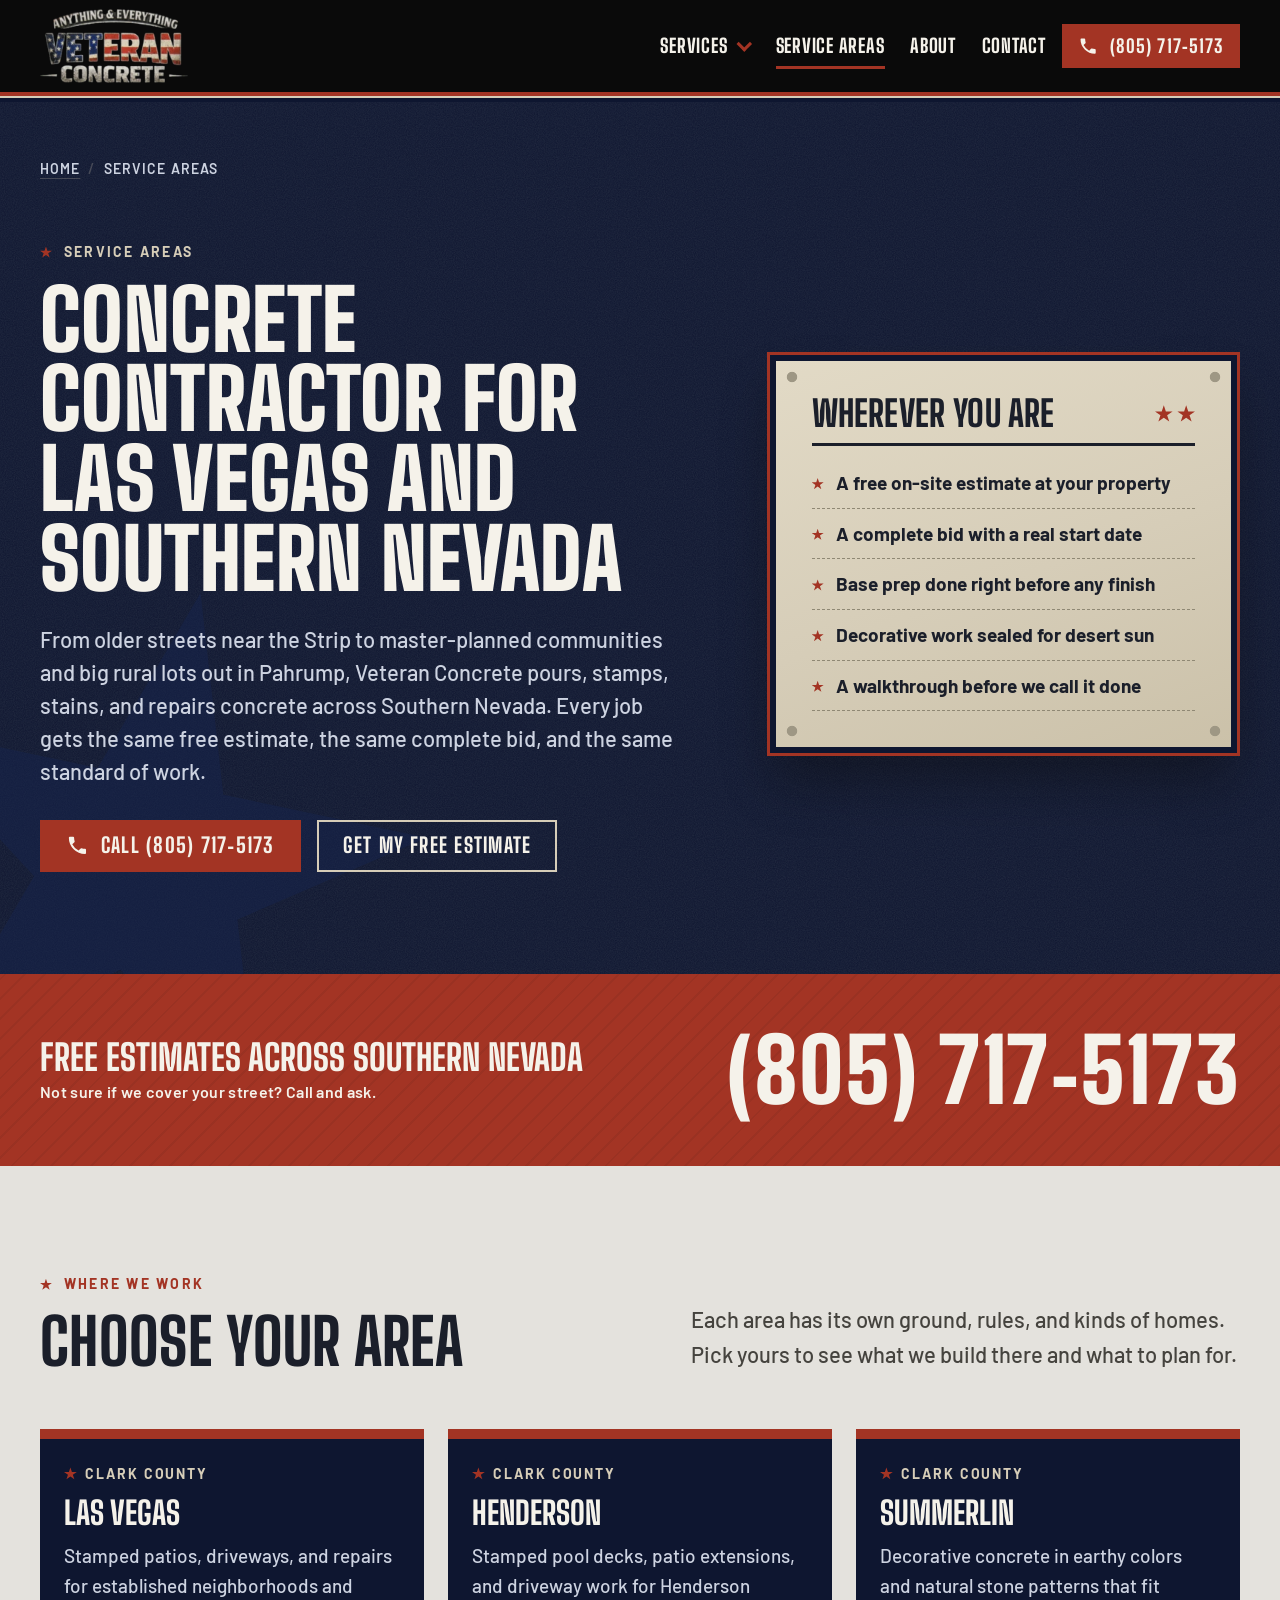
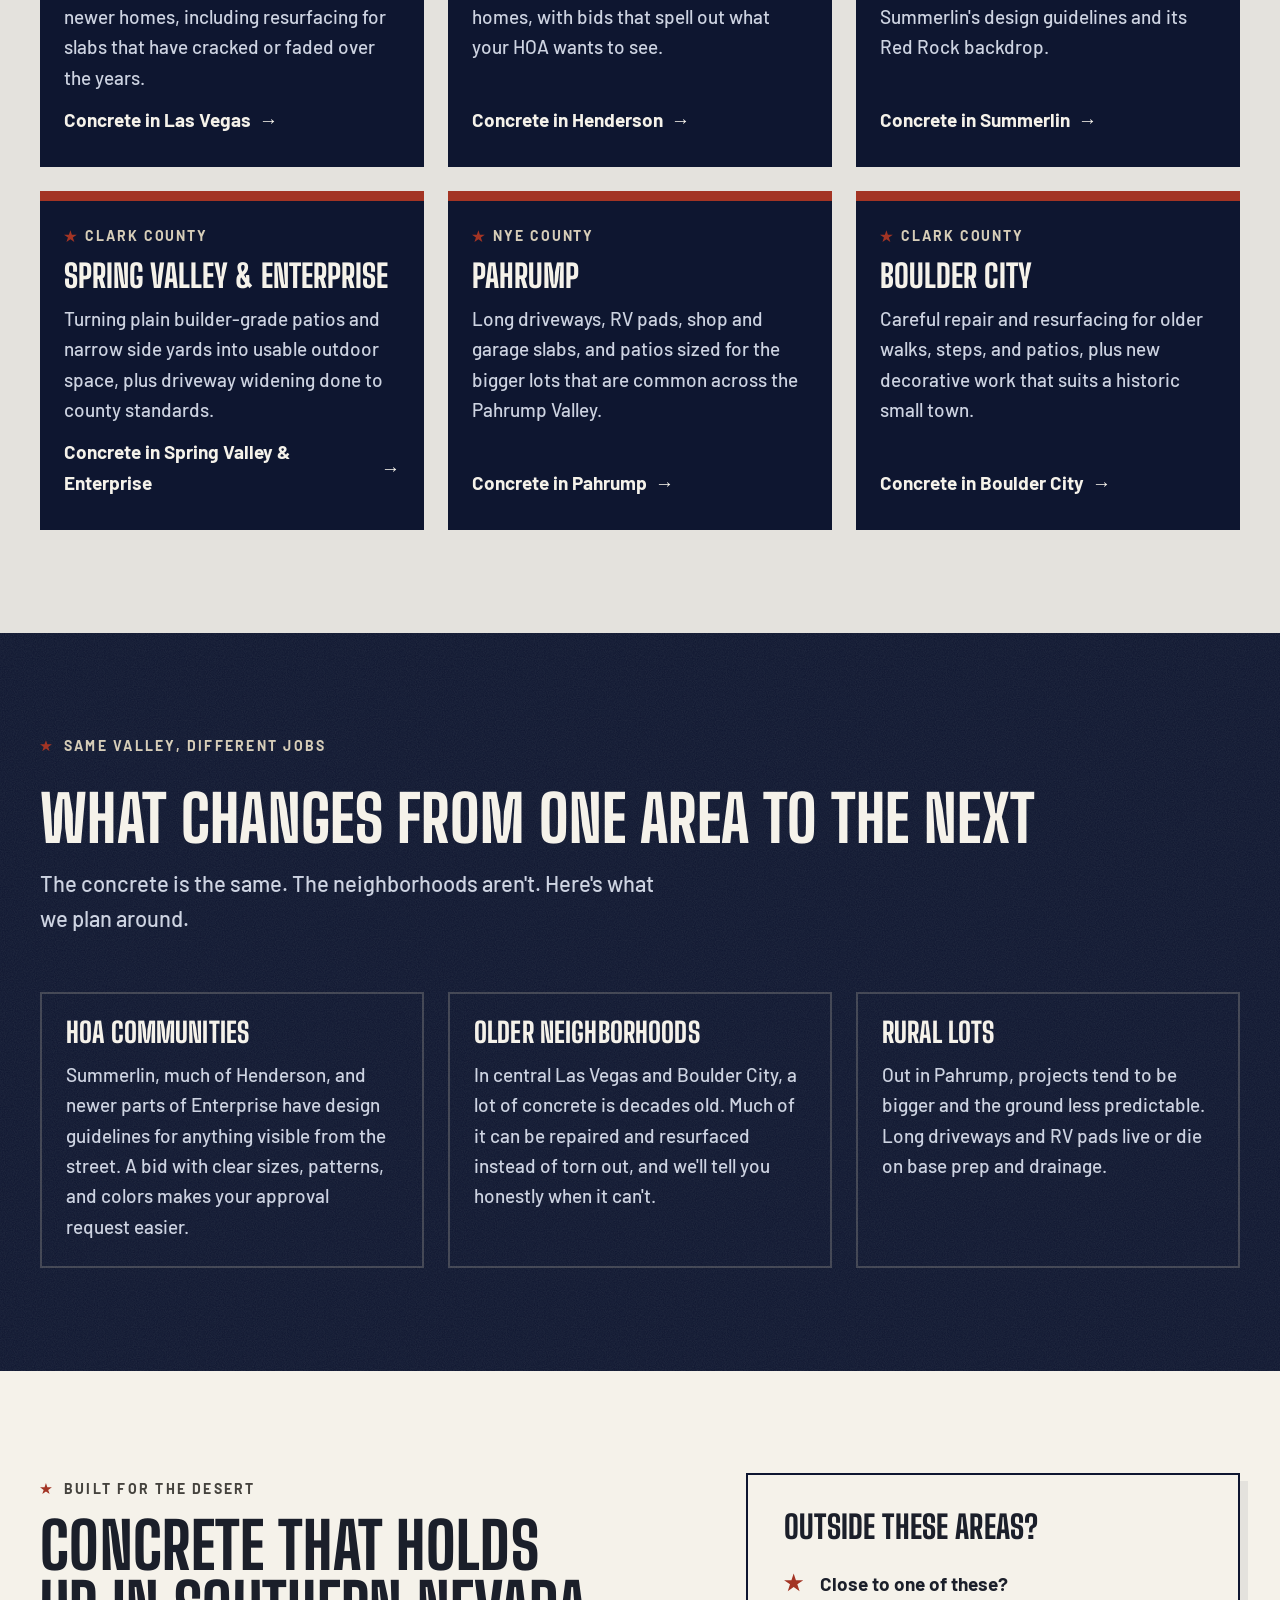
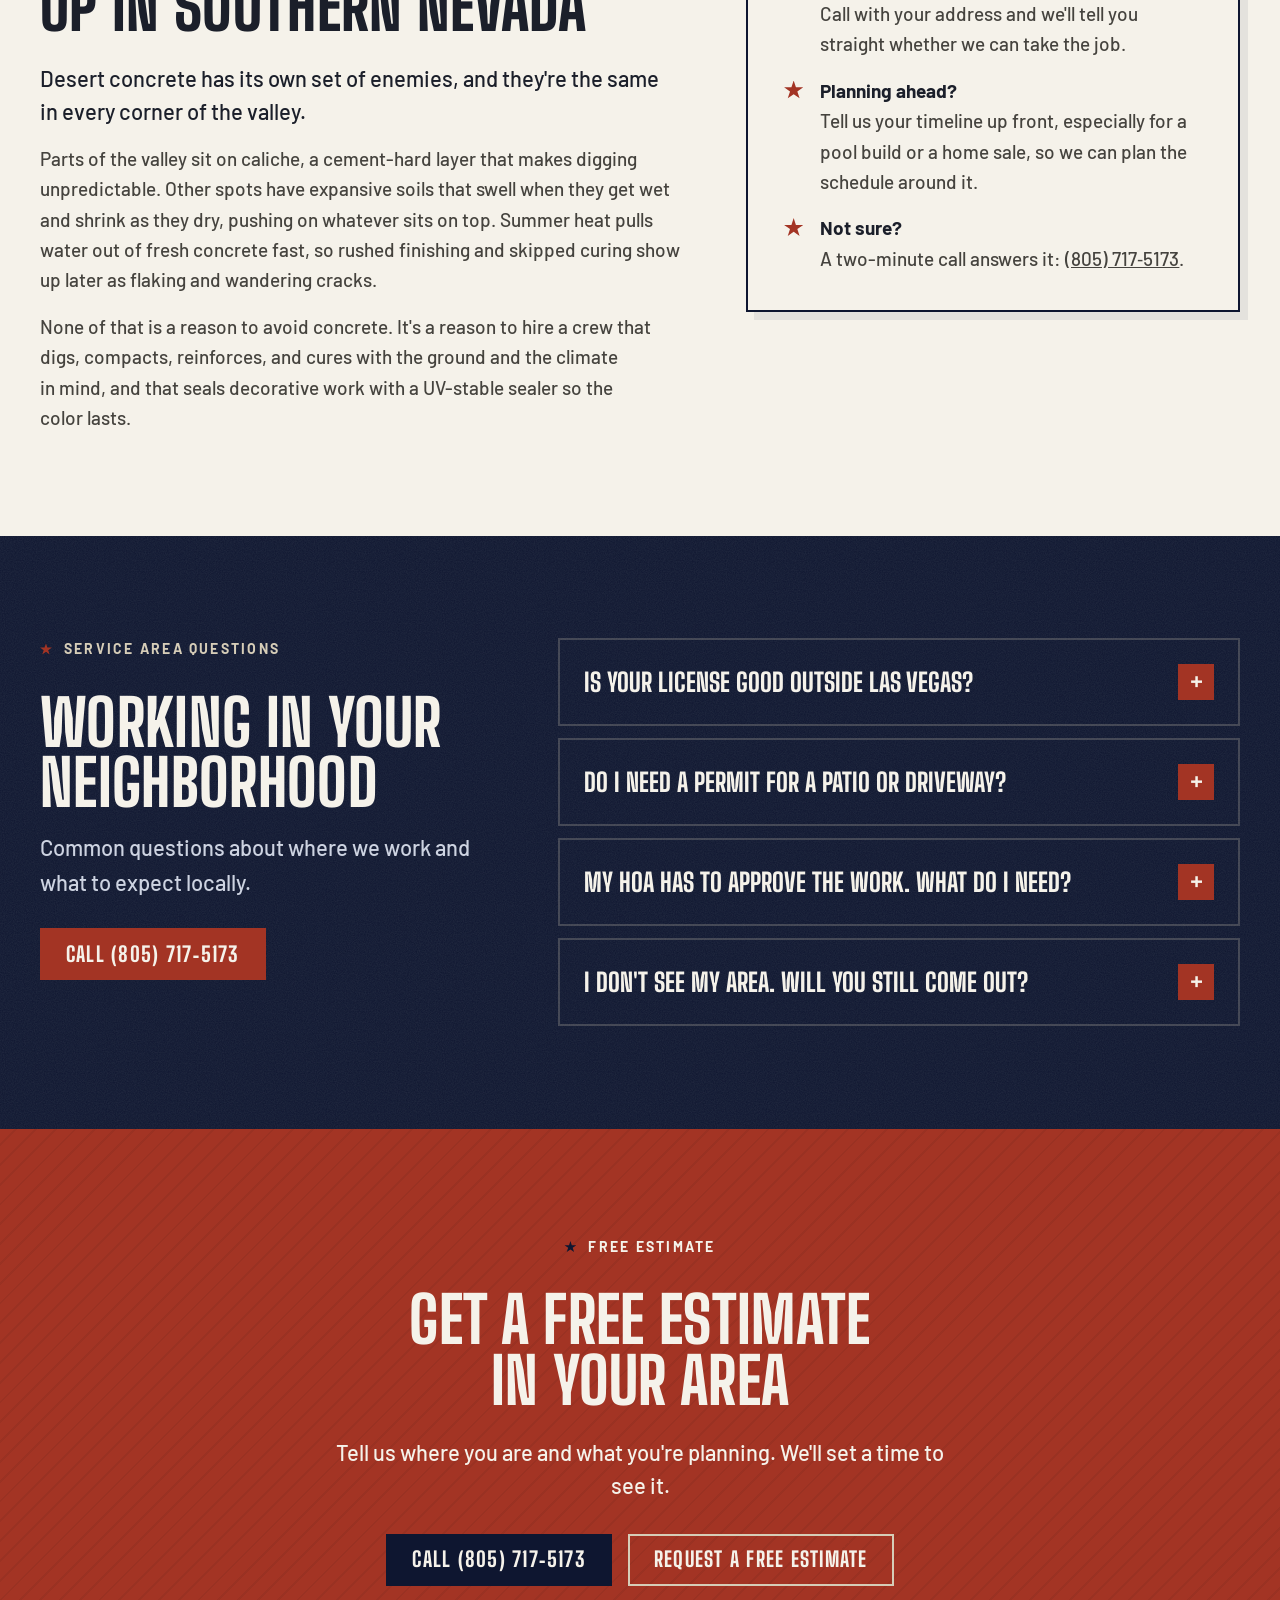
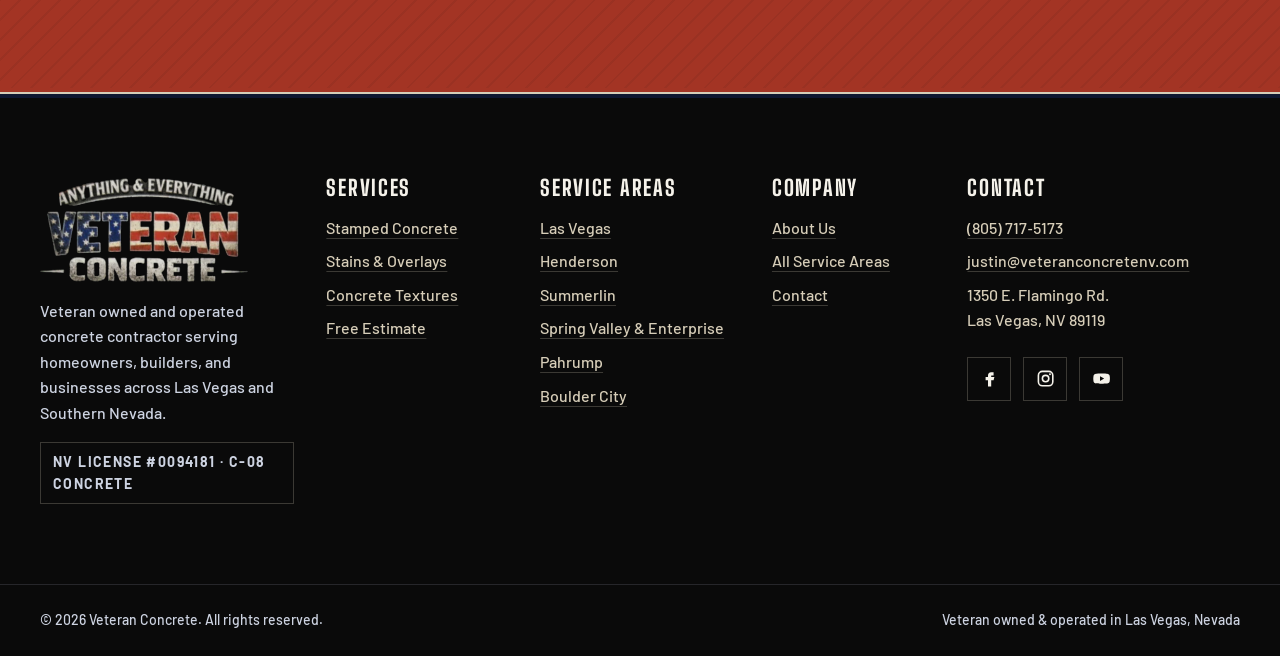
<file: locations/index.html>
<!doctype html>
<html lang="en">
  <head>
    <meta charset="UTF-8" />
    <meta name="viewport" content="width=device-width, initial-scale=1.0" />
    <title>Concrete Contractor Service Areas | Veteran Concrete</title>
    <meta
      name="description"
      content="Veteran Concrete pours, stamps, and resurfaces concrete in Las Vegas, Henderson, Summerlin, Spring Valley, Enterprise, Pahrump, and Boulder City."
    />
    <link rel="canonical" href="https://www.veteranconcretenv.com/locations/" />

    <meta property="og:type" content="website" />
    <meta property="og:site_name" content="Veteran Concrete" />
    <meta property="og:title" content="Concrete Contractor Service Areas | Veteran Concrete" />
    <meta
      property="og:description"
      content="Veteran Concrete pours, stamps, and resurfaces concrete in Las Vegas, Henderson, Summerlin, Spring Valley, Enterprise, Pahrump, and Boulder City."
    />
    <meta property="og:url" content="https://www.veteranconcretenv.com/locations/" />
    <meta property="og:image" content="https://www.veteranconcretenv.com/images/og-default.png" />
    <meta property="og:image:width" content="1200" />
    <meta property="og:image:height" content="630" />
    <meta property="og:image:alt" content="Veteran Concrete logo in flag colors, Las Vegas concrete contractor, Nevada license 0094181" />
    <meta name="twitter:card" content="summary_large_image" />
    <meta name="twitter:title" content="Concrete Contractor Service Areas | Veteran Concrete" />
    <meta
      name="twitter:description"
      content="Veteran Concrete pours, stamps, and resurfaces concrete in Las Vegas, Henderson, Summerlin, Spring Valley, Enterprise, Pahrump, and Boulder City."
    />
    <meta name="twitter:image" content="https://www.veteranconcretenv.com/images/og-default.png" />

    <link rel="icon" href="/favicon.ico" sizes="any" />
    <link rel="icon" href="/favicon.svg" type="image/svg+xml" />
    <link rel="apple-touch-icon" href="/apple-touch-icon.png" />
    <link rel="manifest" href="/site.webmanifest" />
    <meta name="theme-color" content="#0a0a0a" />

    <link rel="preload" href="/fonts/big-shoulders-display-var.woff2" as="font" type="font/woff2" crossorigin />
    <link rel="preload" href="/fonts/barlow-500.woff2" as="font" type="font/woff2" crossorigin />
    <link rel="stylesheet" href="/css/tokens.css" />
    <link rel="stylesheet" href="/css/base.css" />
    <link rel="stylesheet" href="/css/components.css" />
    <link rel="stylesheet" href="/css/service.css" />
    <link rel="stylesheet" href="/css/pages.css" />
    <script src="/js/main.js" defer></script>

    <!-- Structured data: inline by spec (JSON-LD). -->
    <script type="application/ld+json">
      {
        "@context": "https://schema.org",
        "@graph": [
          {
            "@type": "CollectionPage",
            "@id": "https://www.veteranconcretenv.com/locations/#webpage",
            "url": "https://www.veteranconcretenv.com/locations/",
            "name": "Concrete Contractor Service Areas | Veteran Concrete",
            "description": "Veteran Concrete pours, stamps, and resurfaces concrete in Las Vegas, Henderson, Summerlin, Spring Valley, Enterprise, Pahrump, and Boulder City.",
            "isPartOf": {
              "@id": "https://www.veteranconcretenv.com/#website"
            },
            "about": {
              "@id": "https://www.veteranconcretenv.com/#business"
            },
            "breadcrumb": {
              "@id": "https://www.veteranconcretenv.com/locations/#breadcrumb"
            }
          },
          {
            "@type": [
              "HomeAndConstructionBusiness",
              "Organization"
            ],
            "@id": "https://www.veteranconcretenv.com/#business",
            "name": "Veteran Concrete",
            "url": "https://www.veteranconcretenv.com/",
            "logo": "https://www.veteranconcretenv.com/images/veteran-concrete-logo.webp",
            "telephone": "+1-805-717-5173",
            "email": "justin@veteranconcretenv.com",
            "address": {
              "@type": "PostalAddress",
              "streetAddress": "1350 E. Flamingo Rd.",
              "addressLocality": "Las Vegas",
              "addressRegion": "NV",
              "postalCode": "89119",
              "addressCountry": "US"
            }
          },
          {
            "@type": "WebSite",
            "@id": "https://www.veteranconcretenv.com/#website",
            "url": "https://www.veteranconcretenv.com/",
            "name": "Veteran Concrete"
          },
          {
            "@type": "BreadcrumbList",
            "@id": "https://www.veteranconcretenv.com/locations/#breadcrumb",
            "itemListElement": [
              {
                "@type": "ListItem",
                "position": 1,
                "name": "Home",
                "item": "https://www.veteranconcretenv.com/"
              },
              {
                "@type": "ListItem",
                "position": 2,
                "name": "Service Areas",
                "item": "https://www.veteranconcretenv.com/locations/"
              }
            ]
          },
          {
            "@type": "FAQPage",
            "@id": "https://www.veteranconcretenv.com/locations/#faq",
            "mainEntity": [
              {
                "@type": "Question",
                "name": "Is your license good outside Las Vegas?",
                "acceptedAnswer": {
                  "@type": "Answer",
                  "text": "Yes. Veteran Concrete's contractor license, #0094181 (C-08 Concrete), is issued by the Nevada State Contractors Board and covers work across the state. You can verify it with the board at (702) 486-1100."
                }
              },
              {
                "@type": "Question",
                "name": "Do I need a permit for a patio or driveway?",
                "acceptedAnswer": {
                  "@type": "Answer",
                  "text": "It depends on where you live and what you're building. A ground-level patio often doesn't need a building permit, while widening a driveway or changing a curb cut usually means a permit from the city or county. We'll go over what applies to your project at the estimate."
                }
              },
              {
                "@type": "Question",
                "name": "My HOA has to approve the work. What do I need?",
                "acceptedAnswer": {
                  "@type": "Answer",
                  "text": "Most review committees want to see the size, location, pattern, and color of the new concrete. Your bid spells those out, so you can include it with your request. Get approval before work starts."
                }
              },
              {
                "@type": "Question",
                "name": "I don't see my area. Will you still come out?",
                "acceptedAnswer": {
                  "@type": "Answer",
                  "text": "Ask us. Call (805) 717-5173 or send a few details with your location, and we'll give you a straight answer about whether we can take the job."
                }
              }
            ]
          }
        ]
      }
    </script>
  </head>
  <body>
    <a class="skip-link" href="#main">Skip to content</a>

    <header class="site-header">
      <div class="site-header__inner wrap">
        <a class="brand" href="/">
          <img src="/images/veteran-concrete-logo.webp" width="400" height="199" alt="Veteran Concrete home" />
        </a>
        <nav id="primary-nav" class="primary-nav" aria-label="Primary">
          <ul>
            <li class="nav-sub">
              <button type="button" class="nav-sub__toggle" aria-expanded="false" aria-controls="nav-services">
                Services<span class="nav-sub__caret" aria-hidden="true"></span>
              </button>
              <ul id="nav-services" class="nav-sub__menu">
                <li><a href="/services/stamped-concrete/">Stamped Concrete</a></li>
                <li><a href="/services/stains-overlays/">Stains &amp; Overlays</a></li>
                <li><a href="/services/concrete-textures/">Concrete Textures</a></li>
              </ul>
            </li>
            <li><a href="/locations/" aria-current="page">Service Areas</a></li>
            <li><a href="/about/">About</a></li>
            <li><a href="/contact/">Contact</a></li>
          </ul>
        </nav>
        <div class="header-actions">
          <a class="btn btn--red header-call" href="tel:+18057175173" aria-label="Call Veteran Concrete at (805) 717-5173">
            <svg viewBox="0 0 24 24" aria-hidden="true" focusable="false"><path fill="currentColor" d="M6.6 10.8a15.1 15.1 0 0 0 6.6 6.6l2.2-2.2a1 1 0 0 1 1-.25c1.1.37 2.3.57 3.6.57a1 1 0 0 1 1 1V20a1 1 0 0 1-1 1A17 17 0 0 1 3 4a1 1 0 0 1 1-1h3.5a1 1 0 0 1 1 1c0 1.25.2 2.45.57 3.57a1 1 0 0 1-.25 1z" /></svg>
            <span class="header-call__label">Call</span>
            <span class="header-call__number">(805)&nbsp;717&#8209;5173</span>
          </a>
          <button type="button" class="nav-toggle" aria-expanded="false" aria-controls="primary-nav">
            <span class="nav-toggle__bars" aria-hidden="true"></span>
            Menu
          </button>
        </div>
      </div>
      <div class="flag-rule"></div>
    </header>

    <main id="main">
      <!-- HERO -->
      <section class="svc-hero section--ink" aria-labelledby="hero-title">
        <div class="wrap">
          <nav class="breadcrumbs" aria-label="Breadcrumb">
            <ol>
              <li><a href="/">Home</a></li>
              <li><span aria-current="page">Service Areas</span></li>
            </ol>
          </nav>
          <div class="svc-hero__grid">
            <div>
              <p class="eyebrow">Service areas</p>
              <h1 id="hero-title">Concrete contractor for Las Vegas and Southern Nevada</h1>
              <p class="lead">
                From older streets near the Strip to master-planned communities and big rural lots out in Pahrump, Veteran Concrete pours,
                stamps, stains, and repairs concrete across Southern Nevada. Every job gets the same free estimate, the same complete
                bid, and the same standard of work.
              </p>
              <div class="btn-row">
                <a class="btn btn--red" href="tel:+18057175173">
                  <svg viewBox="0 0 24 24" aria-hidden="true" focusable="false"><path fill="currentColor" d="M6.6 10.8a15.1 15.1 0 0 0 6.6 6.6l2.2-2.2a1 1 0 0 1 1-.25c1.1.37 2.3.57 3.6.57a1 1 0 0 1 1 1V20a1 1 0 0 1-1 1A17 17 0 0 1 3 4a1 1 0 0 1 1-1h3.5a1 1 0 0 1 1 1c0 1.25.2 2.45.57 3.57a1 1 0 0 1-.25 1z" /></svg>
                  Call&nbsp;(805)&nbsp;717&#8209;5173
                </a>
                <a class="btn btn--ghost" href="/contact/">Get My Free Estimate</a>
              </div>
            </div>
            <aside class="plate" aria-labelledby="standard-title">
              <div class="plate__head">
                <h2 id="standard-title" class="plate__title">Wherever you are</h2>
                <span class="plate__stars" aria-hidden="true"></span>
              </div>
              <ul class="job-list">
                <li>A free on-site estimate at your property</li>
                <li>A complete bid with a real start date</li>
                <li>Base prep done right before any finish</li>
                <li>Decorative work sealed for desert sun</li>
                <li>A walkthrough before we call it done</li>
              </ul>
            </aside>
          </div>
        </div>
      </section>

      <!-- PHONE BAND -->
      <section class="phone-band" aria-label="Call for a free estimate">
        <div class="phone-band__inner wrap">
          <p class="phone-band__label">
            Free estimates across Southern Nevada
            <span>Not sure if we cover your street? Call and ask.</span>
          </p>
          <a class="phone-band__number" href="tel:+18057175173">(805)&nbsp;717&#8209;5173</a>
        </div>
      </section>

      <!-- AREAS -->
      <section class="section section--slab on-light" aria-labelledby="areas-title">
        <div class="wrap">
          <div class="section-head section-head--split">
            <div>
              <p class="eyebrow">Where we work</p>
              <h2 id="areas-title">Choose your area</h2>
            </div>
            <p>Each area has its own ground, rules, and kinds of homes. Pick yours to see what we build there and what to plan for.</p>
          </div>
          <ul class="area-grid">
            <li data-reveal>
              <a class="area-card" href="/locations/las-vegas/">
                <span class="area-card__county">Clark County</span>
                <span class="area-card__title">Las Vegas</span>
                <span class="area-card__text">
                  Stamped patios, driveways, and repairs for established neighborhoods and newer homes, including resurfacing for slabs that
                  have cracked or faded over the years.
                </span>
                <span class="area-card__more">Concrete in Las Vegas</span>
              </a>
            </li>
            <li data-reveal>
              <a class="area-card" href="/locations/henderson/">
                <span class="area-card__county">Clark County</span>
                <span class="area-card__title">Henderson</span>
                <span class="area-card__text">
                  Stamped pool decks, patio extensions, and driveway work for Henderson homes, with bids that spell out what your HOA wants to
                  see.
                </span>
                <span class="area-card__more">Concrete in Henderson</span>
              </a>
            </li>
            <li data-reveal>
              <a class="area-card" href="/locations/summerlin/">
                <span class="area-card__county">Clark County</span>
                <span class="area-card__title">Summerlin</span>
                <span class="area-card__text">
                  Decorative concrete in earthy colors and natural stone patterns that fit Summerlin's design guidelines and its Red Rock
                  backdrop.
                </span>
                <span class="area-card__more">Concrete in Summerlin</span>
              </a>
            </li>
            <li data-reveal>
              <a class="area-card" href="/locations/spring-valley-enterprise/">
                <span class="area-card__county">Clark County</span>
                <span class="area-card__title">Spring Valley &amp; Enterprise</span>
                <span class="area-card__text">
                  Turning plain builder-grade patios and narrow side yards into usable outdoor space, plus driveway widening done to county
                  standards.
                </span>
                <span class="area-card__more">Concrete in Spring Valley &amp; Enterprise</span>
              </a>
            </li>
            <li data-reveal>
              <a class="area-card" href="/locations/pahrump/">
                <span class="area-card__county">Nye County</span>
                <span class="area-card__title">Pahrump</span>
                <span class="area-card__text">
                  Long driveways, RV pads, shop and garage slabs, and patios sized for the bigger lots that are common across the Pahrump
                  Valley.
                </span>
                <span class="area-card__more">Concrete in Pahrump</span>
              </a>
            </li>
            <li data-reveal>
              <a class="area-card" href="/locations/boulder-city/">
                <span class="area-card__county">Clark County</span>
                <span class="area-card__title">Boulder City</span>
                <span class="area-card__text">
                  Careful repair and resurfacing for older walks, steps, and patios, plus new decorative work that suits a historic small
                  town.
                </span>
                <span class="area-card__more">Concrete in Boulder City</span>
              </a>
            </li>
          </ul>
        </div>
      </section>

      <!-- LOCAL DIFFERENCES -->
      <section class="section section--ink" aria-labelledby="local-title">
        <div class="wrap">
          <div class="section-head">
            <p class="eyebrow">Same valley, different jobs</p>
            <h2 id="local-title">What changes from one area to the next</h2>
            <p>The concrete is the same. The neighborhoods aren't. Here's what we plan around.</p>
          </div>
          <ul class="vegas">
            <li data-reveal>
              <h3>HOA communities</h3>
              <p>
                Summerlin, much of Henderson, and newer parts of Enterprise have design guidelines for anything visible from the street. A
                bid with clear sizes, patterns, and colors makes your approval request easier.
              </p>
            </li>
            <li data-reveal>
              <h3>Older neighborhoods</h3>
              <p>
                In central Las Vegas and Boulder City, a lot of concrete is decades old. Much of it can be repaired and resurfaced instead of
                torn out, and we'll tell you honestly when it can't.
              </p>
            </li>
            <li data-reveal>
              <h3>Rural lots</h3>
              <p>
                Out in Pahrump, projects tend to be bigger and the ground less predictable. Long driveways and RV pads live or die on base
                prep and drainage.
              </p>
            </li>
          </ul>
        </div>
      </section>

      <!-- WHY LOCAL -->
      <section class="section section--paper on-light" aria-labelledby="ground-title">
        <div class="wrap split">
          <div class="split__main">
            <p class="eyebrow">Built for the desert</p>
            <h2 id="ground-title">Concrete that holds up in Southern Nevada</h2>
            <p class="lead">
              Desert concrete has its own set of enemies, and they're the same in every corner of the valley.
            </p>
            <p>
              Parts of the valley sit on caliche, a cement-hard layer that makes digging unpredictable. Other spots have expansive soils that
              swell when they get wet and shrink as they dry, pushing on whatever sits on top. Summer heat pulls water out of fresh concrete
              fast, so rushed finishing and skipped curing show up later as flaking and wandering cracks.
            </p>
            <p>
              None of that is a reason to avoid concrete. It's a reason to hire a crew that digs, compacts, reinforces, and cures with the
              ground and the climate in mind, and that seals decorative work with a UV-stable sealer so the color lasts.
            </p>
          </div>
          <aside class="aside-box" aria-labelledby="outside-title">
            <h3 id="outside-title">Outside these areas?</h3>
            <ul class="checklist">
              <li><strong>Close to one of these?</strong><span>Call with your address and we'll tell you straight whether we can take the job.</span></li>
              <li><strong>Planning ahead?</strong><span>Tell us your timeline up front, especially for a pool build or a home sale, so we can plan the schedule around it.</span></li>
              <li><strong>Not sure?</strong><span>A two-minute call answers it: <a href="tel:+18057175173">(805)&nbsp;717&#8209;5173</a>.</span></li>
            </ul>
          </aside>
        </div>
      </section>

      <!-- FAQ -->
      <section class="section section--ink" aria-labelledby="faq-title">
        <div class="wrap faq-layout">
          <div class="section-head">
            <p class="eyebrow">Service area questions</p>
            <h2 id="faq-title">Working in your neighborhood</h2>
            <p>Common questions about where we work and what to expect locally.</p>
            <a class="btn btn--red faq-layout__call" href="tel:+18057175173">Call&nbsp;(805)&nbsp;717&#8209;5173</a>
          </div>
          <div class="faq">
            <details>
              <summary>Is your license good outside Las Vegas?</summary>
              <div class="faq__answer">
                <p>
                  Yes. Veteran Concrete's contractor license, #0094181 (C-08 Concrete), is issued by the Nevada State Contractors Board and
                  covers work across the state. You can verify it with the board at <a href="tel:+17024861100">(702)&nbsp;486&#8209;1100</a>.
                </p>
              </div>
            </details>
            <details>
              <summary>Do I need a permit for a patio or driveway?</summary>
              <div class="faq__answer">
                <p>
                  It depends on where you live and what you're building. A ground-level patio often doesn't need a building permit, while
                  widening a driveway or changing a curb cut usually means a permit from the city or county. We'll go over what applies to
                  your project at the estimate.
                </p>
              </div>
            </details>
            <details>
              <summary>My HOA has to approve the work. What do I need?</summary>
              <div class="faq__answer">
                <p>
                  Most review committees want to see the size, location, pattern, and color of the new concrete. Your bid spells those out, so
                  you can include it with your request. Get approval before work starts.
                </p>
              </div>
            </details>
            <details>
              <summary>I don't see my area. Will you still come out?</summary>
              <div class="faq__answer">
                <p>
                  Ask us. Call <a href="tel:+18057175173">(805)&nbsp;717&#8209;5173</a> or <a href="/contact/">send a few details</a>
                  with your location, and we'll give you a straight answer about whether we can take the job.
                </p>
              </div>
            </details>
          </div>
        </div>
      </section>

      <!-- CTA -->
      <section class="section section--red final-cta" aria-labelledby="cta-title">
        <div class="wrap">
          <p class="eyebrow">Free estimate</p>
          <h2 id="cta-title">Get a free estimate in your area</h2>
          <p class="lead">Tell us where you are and what you're planning. We'll set a time to see it.</p>
          <div class="btn-row">
            <a class="btn btn--red" href="tel:+18057175173">Call&nbsp;(805)&nbsp;717&#8209;5173</a>
            <a class="btn btn--ghost" href="/contact/">Request a Free Estimate</a>
          </div>
        </div>
      </section>
    </main>

    <footer class="site-footer">
      <div class="flag-rule"></div>
      <div class="site-footer__grid wrap">
        <div class="site-footer__brand">
          <img src="/images/veteran-concrete-logo.webp" width="400" height="199" loading="lazy" alt="Veteran Concrete" />
          <p>Veteran owned and operated concrete contractor serving homeowners, builders, and businesses across Las Vegas and Southern Nevada.</p>
          <p class="license-plate">NV License #0094181 &middot; C-08 Concrete</p>
        </div>
        <div>
          <h2>Services</h2>
          <ul>
            <li><a href="/services/stamped-concrete/">Stamped Concrete</a></li>
            <li><a href="/services/stains-overlays/">Stains &amp; Overlays</a></li>
            <li><a href="/services/concrete-textures/">Concrete Textures</a></li>
            <li><a href="/contact/">Free Estimate</a></li>
          </ul>
        </div>
        <div>
          <h2>Service Areas</h2>
          <ul>
            <li><a href="/locations/las-vegas/">Las Vegas</a></li>
            <li><a href="/locations/henderson/">Henderson</a></li>
            <li><a href="/locations/summerlin/">Summerlin</a></li>
            <li><a href="/locations/spring-valley-enterprise/">Spring Valley &amp; Enterprise</a></li>
            <li><a href="/locations/pahrump/">Pahrump</a></li>
            <li><a href="/locations/boulder-city/">Boulder City</a></li>
          </ul>
        </div>
        <div>
          <h2>Company</h2>
          <ul>
            <li><a href="/about/">About Us</a></li>
            <li><a href="/locations/">All Service Areas</a></li>
            <li><a href="/contact/">Contact</a></li>
          </ul>
        </div>
        <div>
          <h2>Contact</h2>
          <address>
            <a href="tel:+18057175173">(805)&nbsp;717&#8209;5173</a>
            <a href="mailto:justin@veteranconcretenv.com">justin@veteranconcretenv.com</a>
            <span>1350 E. Flamingo Rd.<br />Las Vegas, NV 89119</span>
          </address>
          <div class="social">
            <a href="https://www.facebook.com/jitconcrete" aria-label="Veteran Concrete on Facebook">
              <svg viewBox="0 0 24 24" aria-hidden="true" focusable="false"><path fill="currentColor" d="M14 8h3V4h-3c-2.8 0-4 1.7-4 4.3V10H7v4h3v8h4v-8h3l1-4h-4V8.6c0-.4.3-.6.6-.6z" /></svg>
            </a>
            <a href="https://www.instagram.com/justintime_concrete_pumping" aria-label="Veteran Concrete on Instagram">
              <svg viewBox="0 0 24 24" aria-hidden="true" focusable="false"><rect x="3" y="3" width="18" height="18" rx="5" fill="none" stroke="currentColor" stroke-width="2" /><circle cx="12" cy="12" r="4" fill="none" stroke="currentColor" stroke-width="2" /><circle cx="17.5" cy="6.5" r="1.2" fill="currentColor" /></svg>
            </a>
            <a href="https://www.youtube.com/channel/UCADByEOtTZ2amgbom4W28Uw" aria-label="Veteran Concrete on YouTube">
              <svg viewBox="0 0 24 24" aria-hidden="true" focusable="false"><path fill="currentColor" d="M22 8.2a3 3 0 0 0-2.1-2.1C18 5.6 12 5.6 12 5.6s-6 0-7.9.5A3 3 0 0 0 2 8.2 31 31 0 0 0 1.6 12c0 1.3.1 2.6.4 3.8a3 3 0 0 0 2.1 2.1c1.9.5 7.9.5 7.9.5s6 0 7.9-.5a3 3 0 0 0 2.1-2.1c.3-1.2.4-2.5.4-3.8s-.1-2.6-.4-3.8zM10 15V9l5.2 3z" /></svg>
            </a>
          </div>
        </div>
      </div>
      <div class="site-footer__base">
        <div class="wrap">
          <p>&copy; 2026 Veteran Concrete. All rights reserved.</p>
          <p>Veteran owned &amp; operated in Las Vegas, Nevada</p>
        </div>
      </div>
    </footer>
  </body>
</html>
</file>
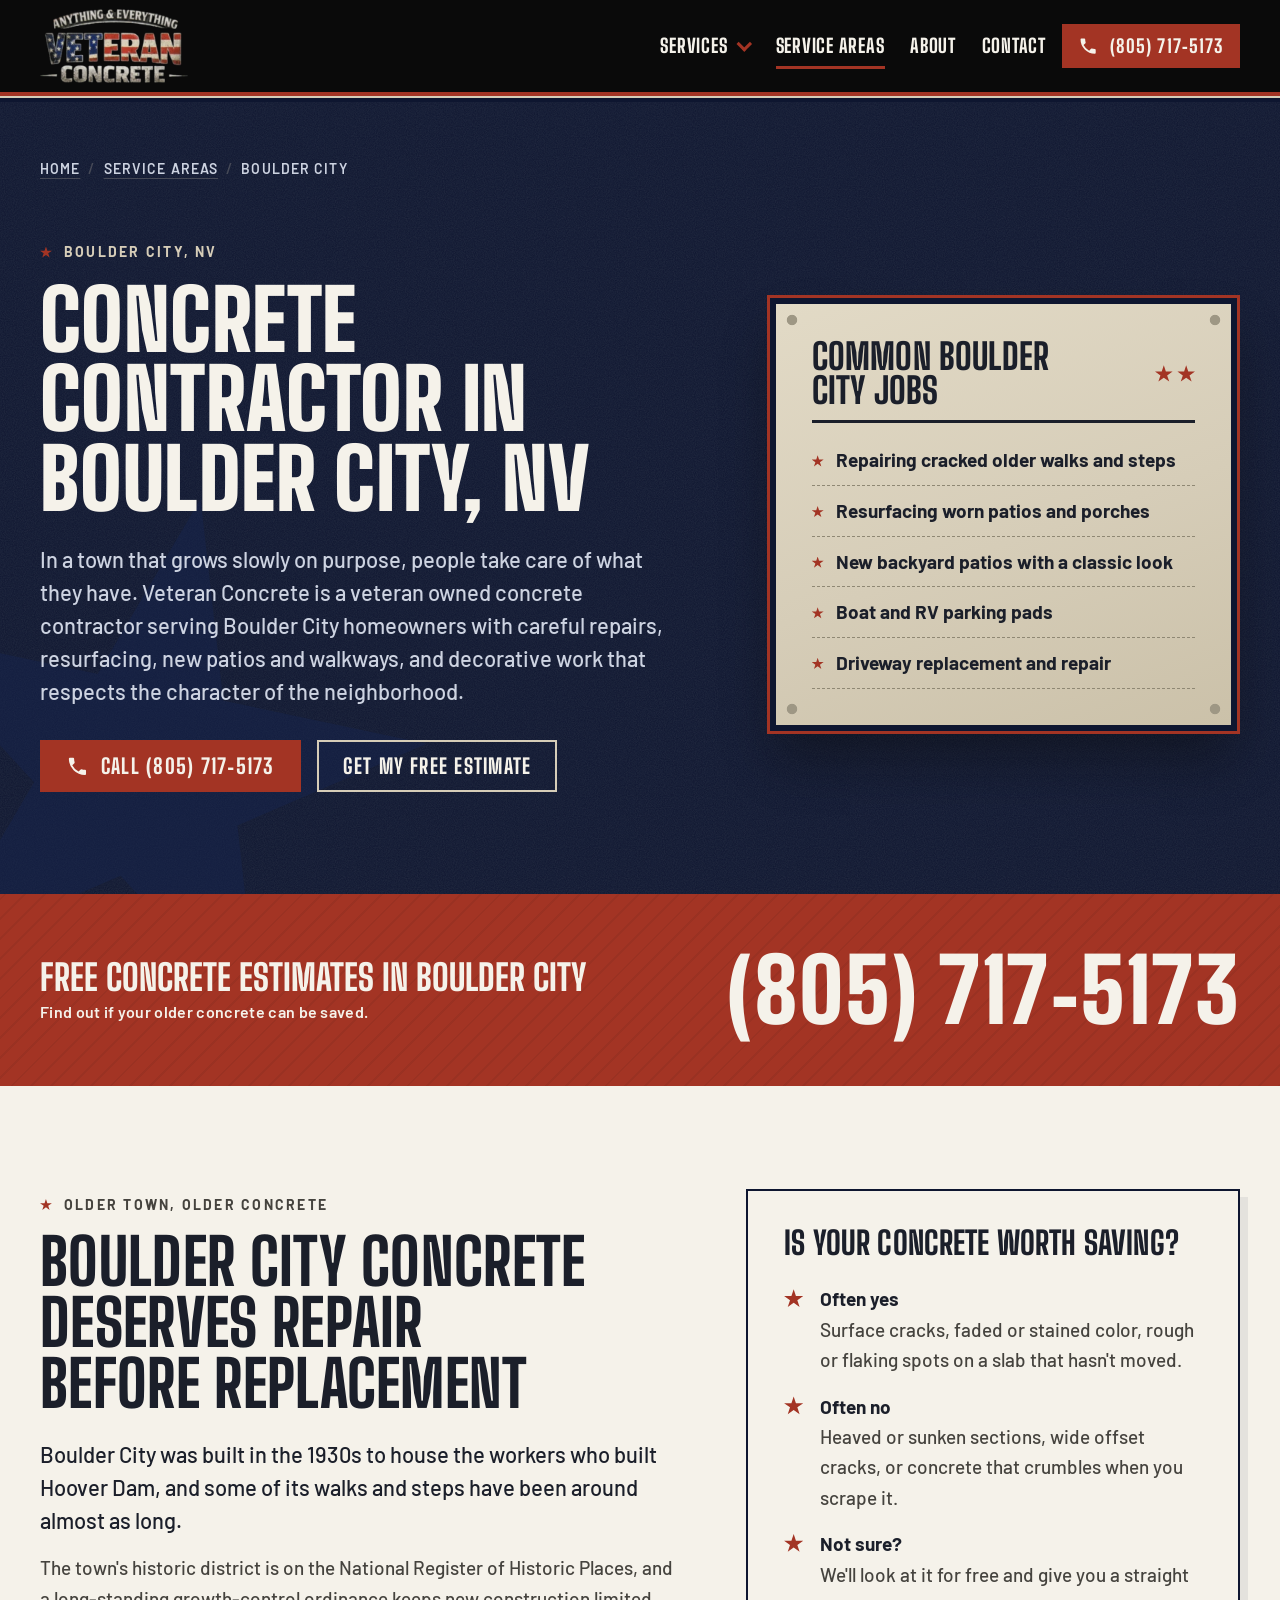
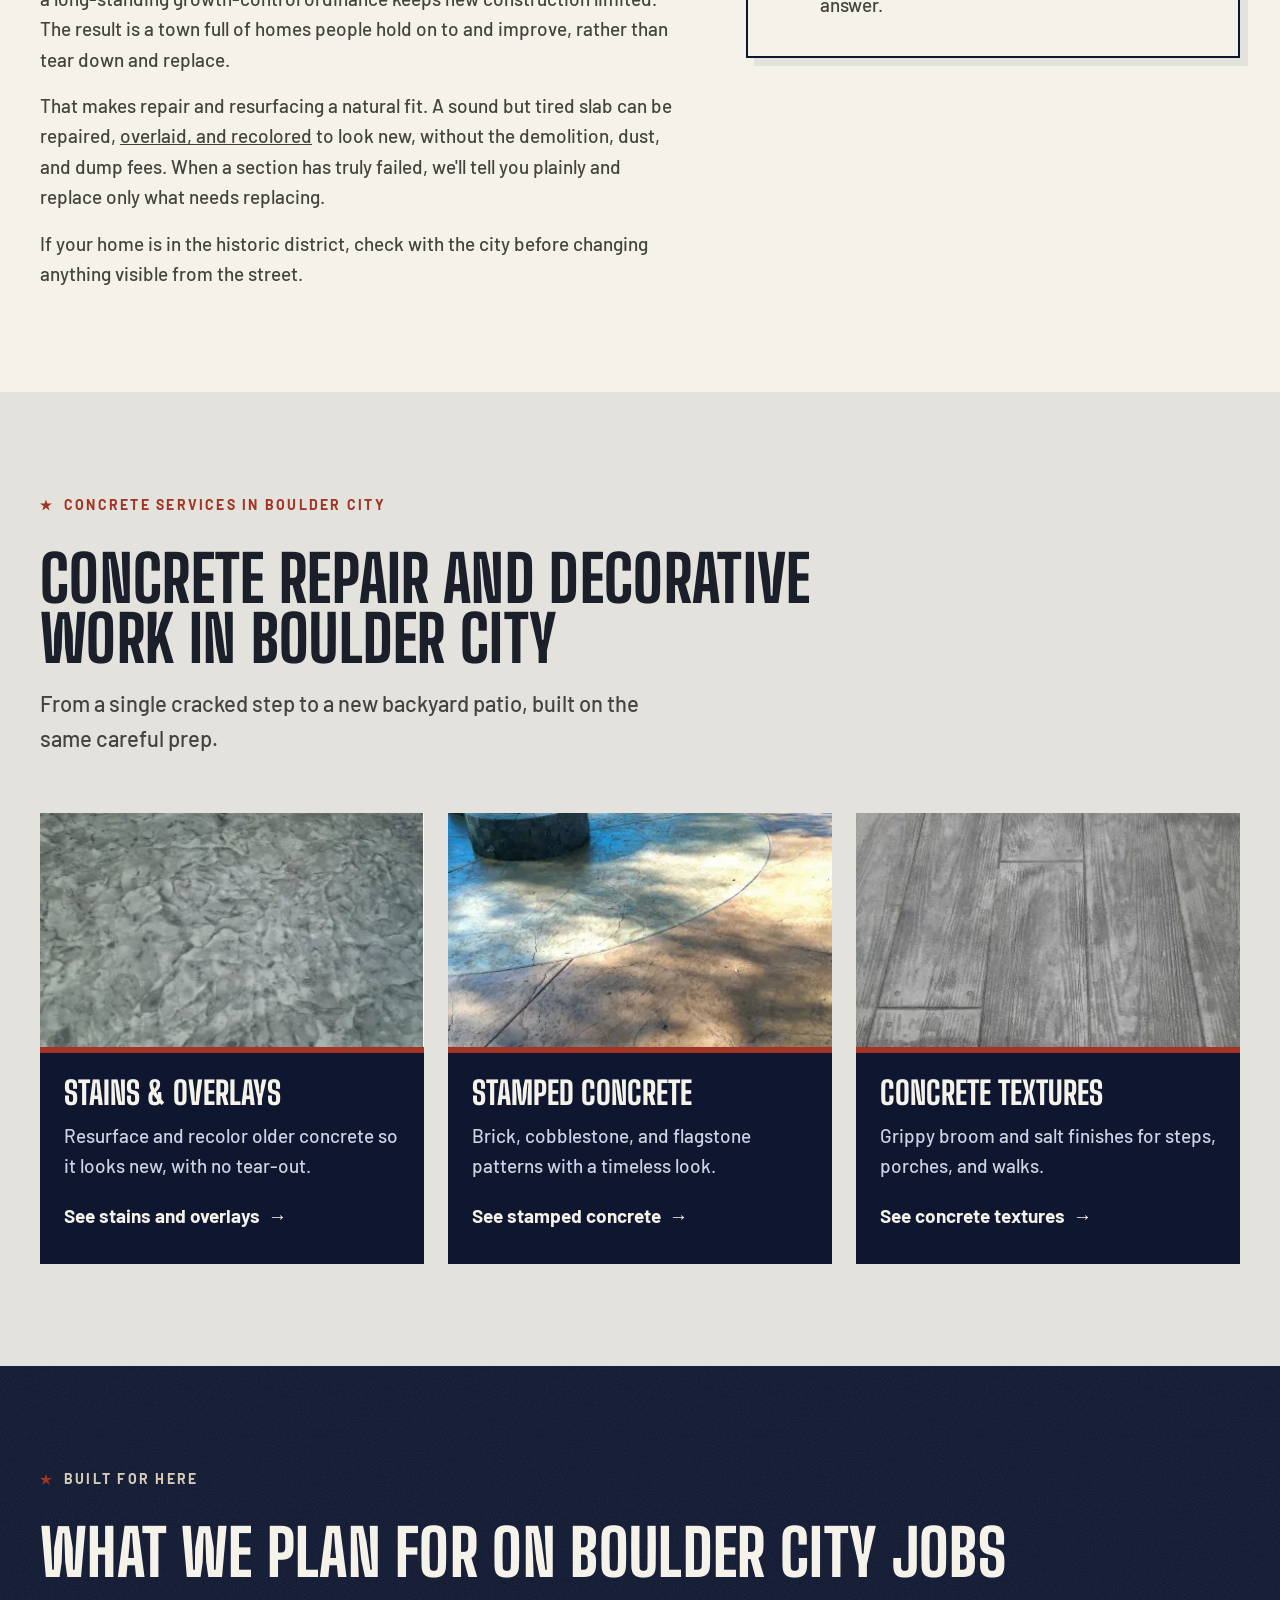
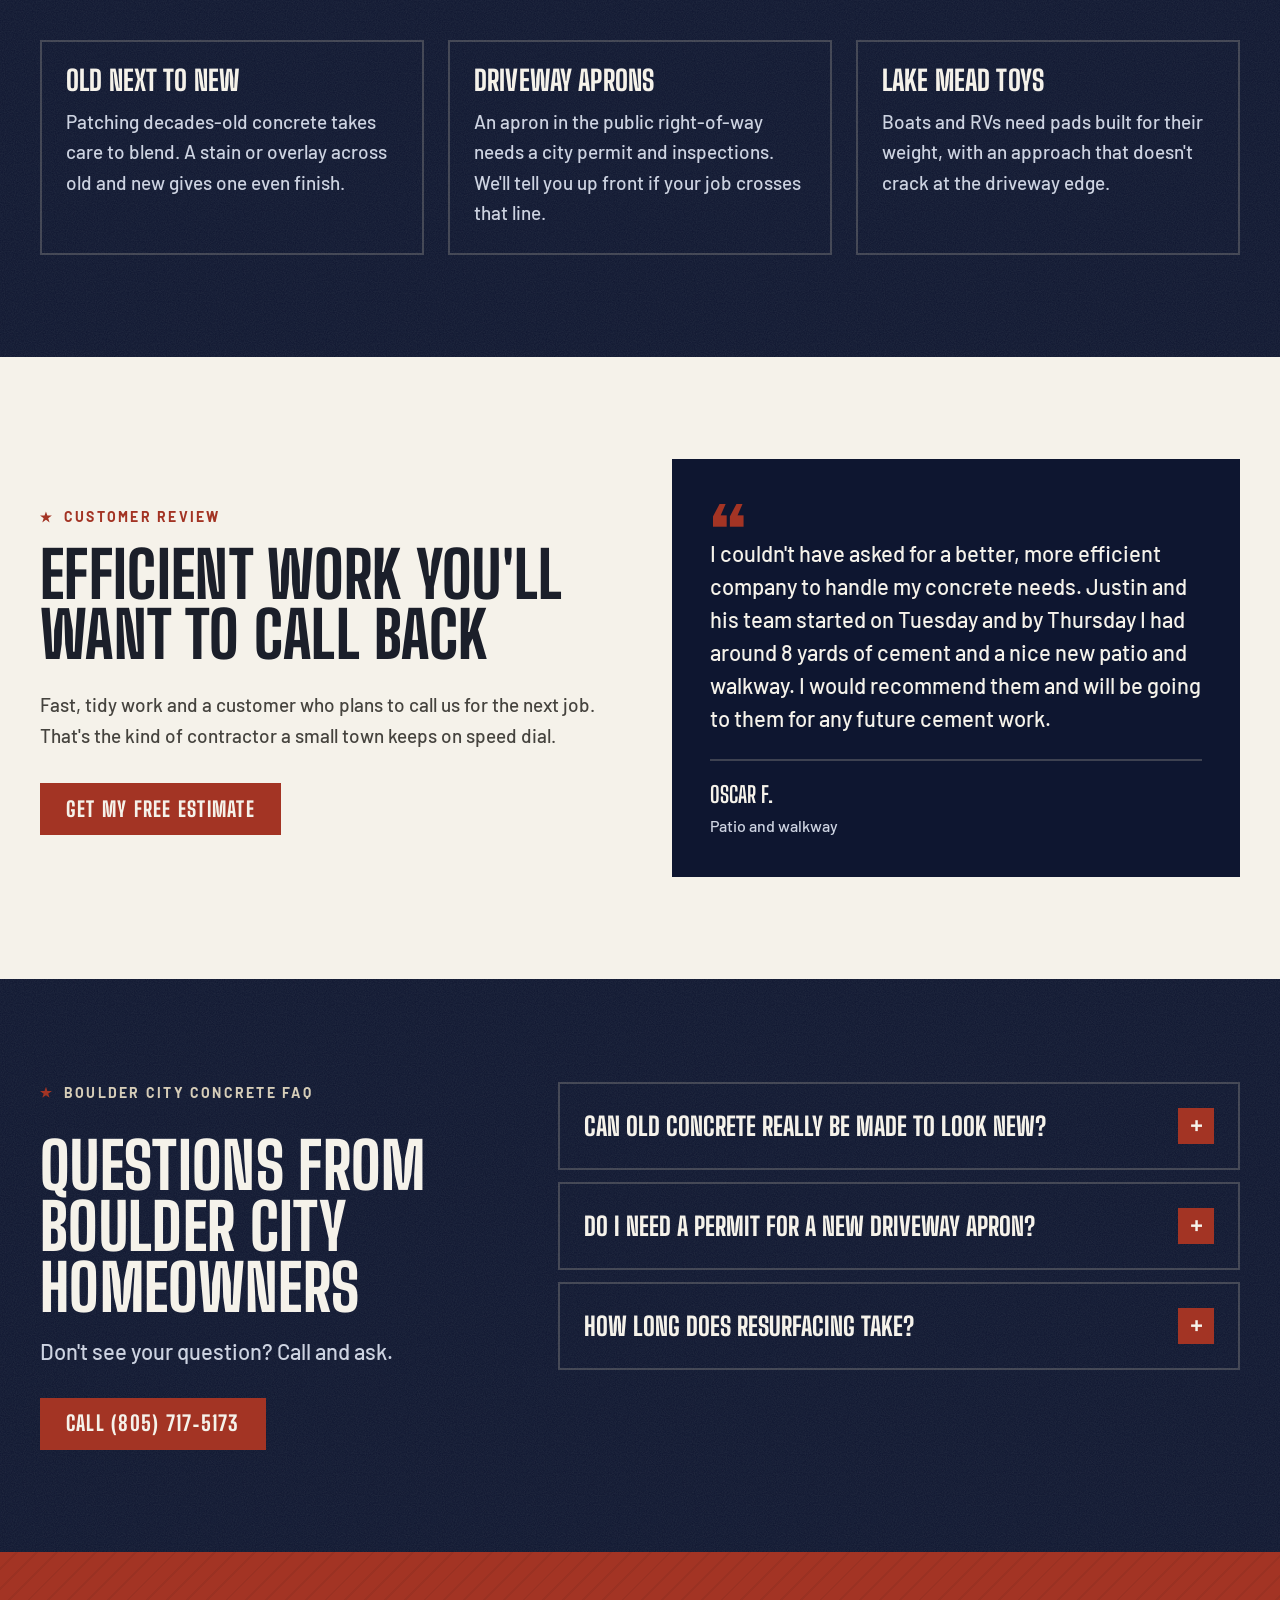
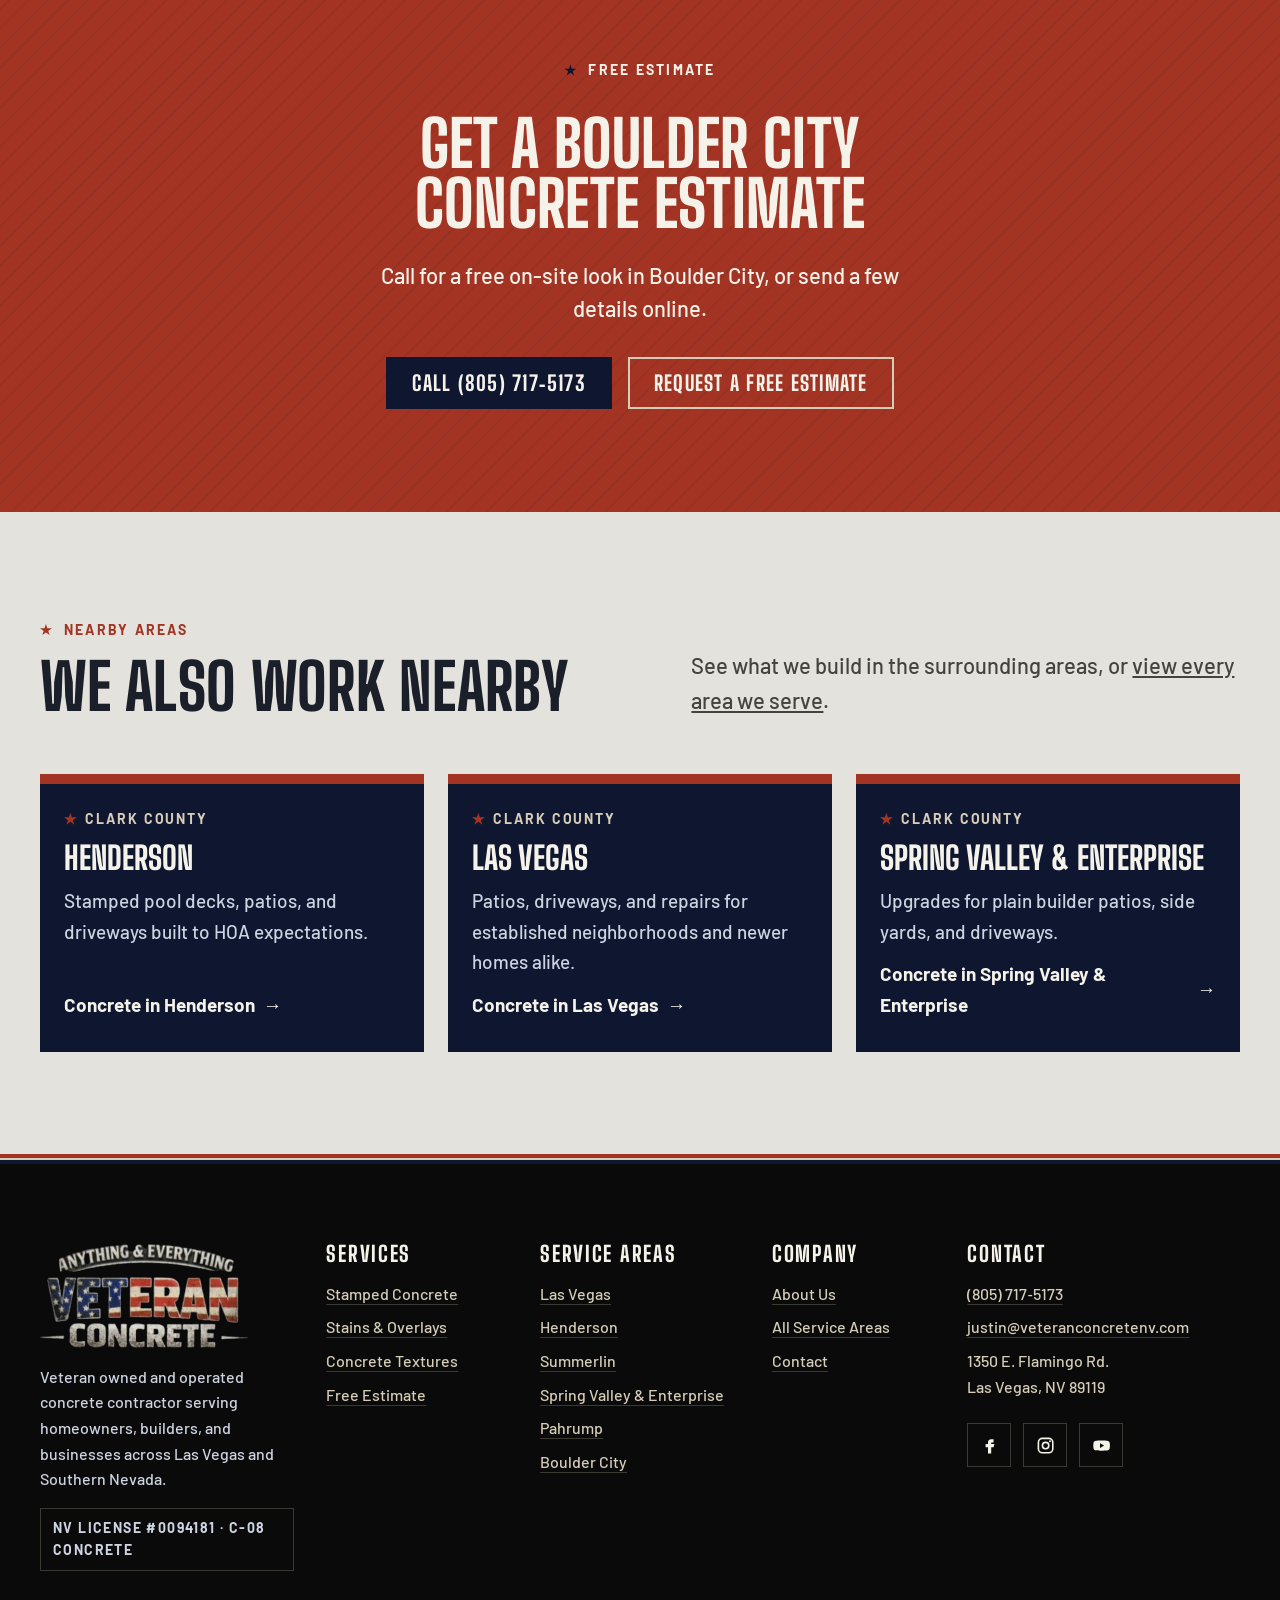
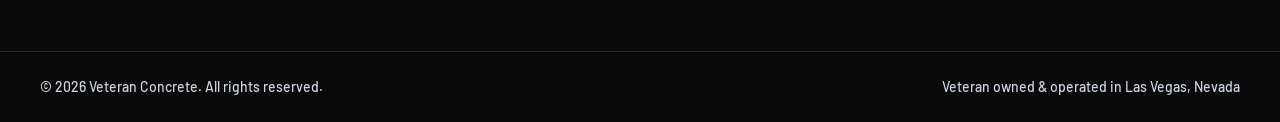
<file: locations/boulder-city/index.html>
<!doctype html>
<html lang="en">
  <head>
    <meta charset="UTF-8" />
    <meta name="viewport" content="width=device-width, initial-scale=1.0" />
    <title>Concrete Contractor Boulder City, NV | Veteran Concrete</title>
    <meta
      name="description"
      content="Concrete repair, resurfacing, patios, and walkways for Boulder City homes, old and new. Veteran owned, NV License #0094181. Free estimates."
    />
    <link rel="canonical" href="https://www.veteranconcretenv.com/locations/boulder-city/" />

    <meta property="og:type" content="website" />
    <meta property="og:site_name" content="Veteran Concrete" />
    <meta property="og:title" content="Concrete Contractor Boulder City, NV | Veteran Concrete" />
    <meta
      property="og:description"
      content="Concrete repair, resurfacing, patios, and walkways for Boulder City homes, old and new. Veteran owned, NV License #0094181. Free estimates."
    />
    <meta property="og:url" content="https://www.veteranconcretenv.com/locations/boulder-city/" />
    <meta property="og:image" content="https://www.veteranconcretenv.com/images/og-default.png" />
    <meta property="og:image:width" content="1200" />
    <meta property="og:image:height" content="630" />
    <meta property="og:image:alt" content="Veteran Concrete logo in flag colors, Las Vegas concrete contractor, Nevada license 0094181" />
    <meta name="twitter:card" content="summary_large_image" />
    <meta name="twitter:title" content="Concrete Contractor Boulder City, NV | Veteran Concrete" />
    <meta
      name="twitter:description"
      content="Concrete repair, resurfacing, patios, and walkways for Boulder City homes, old and new. Veteran owned, NV License #0094181. Free estimates."
    />
    <meta name="twitter:image" content="https://www.veteranconcretenv.com/images/og-default.png" />

    <link rel="icon" href="/favicon.ico" sizes="any" />
    <link rel="icon" href="/favicon.svg" type="image/svg+xml" />
    <link rel="apple-touch-icon" href="/apple-touch-icon.png" />
    <link rel="manifest" href="/site.webmanifest" />
    <meta name="theme-color" content="#0a0a0a" />

    <link rel="preload" href="/fonts/big-shoulders-display-var.woff2" as="font" type="font/woff2" crossorigin />
    <link rel="preload" href="/fonts/barlow-500.woff2" as="font" type="font/woff2" crossorigin />
    <link rel="stylesheet" href="/css/tokens.css" />
    <link rel="stylesheet" href="/css/base.css" />
    <link rel="stylesheet" href="/css/components.css" />
    <link rel="stylesheet" href="/css/service.css" />
    <link rel="stylesheet" href="/css/pages.css" />
    <script src="/js/main.js" defer></script>

    <!-- Structured data: inline by spec (JSON-LD). -->
    <script type="application/ld+json">
      {
        "@context": "https://schema.org",
        "@graph": [
          {
            "@type": "WebPage",
            "@id": "https://www.veteranconcretenv.com/locations/boulder-city/#webpage",
            "url": "https://www.veteranconcretenv.com/locations/boulder-city/",
            "name": "Concrete Contractor Boulder City, NV | Veteran Concrete",
            "description": "Concrete repair, resurfacing, patios, and walkways for Boulder City homes, old and new. Veteran owned, NV License #0094181. Free estimates.",
            "isPartOf": {
              "@id": "https://www.veteranconcretenv.com/#website"
            },
            "about": {
              "@id": "https://www.veteranconcretenv.com/locations/boulder-city/#service"
            },
            "breadcrumb": {
              "@id": "https://www.veteranconcretenv.com/locations/boulder-city/#breadcrumb"
            }
          },
          {
            "@type": [
              "HomeAndConstructionBusiness",
              "Organization"
            ],
            "@id": "https://www.veteranconcretenv.com/#business",
            "name": "Veteran Concrete",
            "url": "https://www.veteranconcretenv.com/",
            "logo": "https://www.veteranconcretenv.com/images/veteran-concrete-logo.webp",
            "telephone": "+1-805-717-5173",
            "email": "justin@veteranconcretenv.com",
            "address": {
              "@type": "PostalAddress",
              "streetAddress": "1350 E. Flamingo Rd.",
              "addressLocality": "Las Vegas",
              "addressRegion": "NV",
              "postalCode": "89119",
              "addressCountry": "US"
            }
          },
          {
            "@type": "WebSite",
            "@id": "https://www.veteranconcretenv.com/#website",
            "url": "https://www.veteranconcretenv.com/",
            "name": "Veteran Concrete"
          },
          {
            "@type": "BreadcrumbList",
            "@id": "https://www.veteranconcretenv.com/locations/boulder-city/#breadcrumb",
            "itemListElement": [
              {
                "@type": "ListItem",
                "position": 1,
                "name": "Home",
                "item": "https://www.veteranconcretenv.com/"
              },
              {
                "@type": "ListItem",
                "position": 2,
                "name": "Service Areas",
                "item": "https://www.veteranconcretenv.com/locations/"
              },
              {
                "@type": "ListItem",
                "position": 3,
                "name": "Boulder City",
                "item": "https://www.veteranconcretenv.com/locations/boulder-city/"
              }
            ]
          },
          {
            "@type": "Service",
            "@id": "https://www.veteranconcretenv.com/locations/boulder-city/#service",
            "name": "Concrete contractor in Boulder City",
            "serviceType": "Stamped concrete, concrete overlays and staining, decorative textures, driveways, patios, and concrete repair",
            "provider": {
              "@id": "https://www.veteranconcretenv.com/#business"
            },
            "areaServed": {
              "@type": "City",
              "name": "Boulder City",
              "containedInPlace": {
                "@type": "AdministrativeArea",
                "name": "Clark County, Nevada"
              }
            },
            "url": "https://www.veteranconcretenv.com/locations/boulder-city/"
          },
          {
            "@type": "FAQPage",
            "@id": "https://www.veteranconcretenv.com/locations/boulder-city/#faq",
            "mainEntity": [
              {
                "@type": "Question",
                "name": "Can old concrete really be made to look new?",
                "acceptedAnswer": {
                  "@type": "Answer",
                  "text": "If it's structurally sound, yes. Cracks are repaired, the surface is prepped, and an overlay or stain gives it a fresh color and texture. If the slab is moving or crumbling, replacement is the honest answer."
                }
              },
              {
                "@type": "Question",
                "name": "Do I need a permit for a new driveway apron?",
                "acceptedAnswer": {
                  "@type": "Answer",
                  "text": "Yes. Work in the public right-of-way, like a driveway apron, needs a right-of-way permit from Boulder City and inspections during construction. Work entirely on your own lot follows different rules, and we'll go over them at the estimate."
                }
              },
              {
                "@type": "Question",
                "name": "How long does resurfacing take?",
                "acceptedAnswer": {
                  "@type": "Answer",
                  "text": "Most patio and walkway resurfacing jobs take a few working days, plus time for the sealer to cure before heavy use. You'll get a timeline with your bid."
                }
              }
            ]
          }
        ]
      }
    </script>
  </head>
  <body>
    <a class="skip-link" href="#main">Skip to content</a>

    <header class="site-header">
      <div class="site-header__inner wrap">
        <a class="brand" href="/">
          <img src="/images/veteran-concrete-logo.webp" width="400" height="199" alt="Veteran Concrete home" />
        </a>
        <nav id="primary-nav" class="primary-nav" aria-label="Primary">
          <ul>
            <li class="nav-sub">
              <button type="button" class="nav-sub__toggle" aria-expanded="false" aria-controls="nav-services">
                Services<span class="nav-sub__caret" aria-hidden="true"></span>
              </button>
              <ul id="nav-services" class="nav-sub__menu">
                <li><a href="/services/stamped-concrete/">Stamped Concrete</a></li>
                <li><a href="/services/stains-overlays/">Stains &amp; Overlays</a></li>
                <li><a href="/services/concrete-textures/">Concrete Textures</a></li>
              </ul>
            </li>
            <li><a href="/locations/" aria-current="page">Service Areas</a></li>
            <li><a href="/about/">About</a></li>
            <li><a href="/contact/">Contact</a></li>
          </ul>
        </nav>
        <div class="header-actions">
          <a class="btn btn--red header-call" href="tel:+18057175173" aria-label="Call Veteran Concrete at (805) 717-5173">
            <svg viewBox="0 0 24 24" aria-hidden="true" focusable="false"><path fill="currentColor" d="M6.6 10.8a15.1 15.1 0 0 0 6.6 6.6l2.2-2.2a1 1 0 0 1 1-.25c1.1.37 2.3.57 3.6.57a1 1 0 0 1 1 1V20a1 1 0 0 1-1 1A17 17 0 0 1 3 4a1 1 0 0 1 1-1h3.5a1 1 0 0 1 1 1c0 1.25.2 2.45.57 3.57a1 1 0 0 1-.25 1z" /></svg>
            <span class="header-call__label">Call</span>
            <span class="header-call__number">(805)&nbsp;717&#8209;5173</span>
          </a>
          <button type="button" class="nav-toggle" aria-expanded="false" aria-controls="primary-nav">
            <span class="nav-toggle__bars" aria-hidden="true"></span>
            Menu
          </button>
        </div>
      </div>
      <div class="flag-rule"></div>
    </header>

    <main id="main">
      <!-- HERO -->
      <section class="svc-hero section--ink" aria-labelledby="hero-title">
        <div class="wrap">
          <nav class="breadcrumbs" aria-label="Breadcrumb">
            <ol>
              <li><a href="/">Home</a></li>
              <li><a href="/locations/">Service Areas</a></li>
              <li><span aria-current="page">Boulder City</span></li>
            </ol>
          </nav>
          <div class="svc-hero__grid">
            <div>
              <p class="eyebrow">Boulder City, NV</p>
              <h1 id="hero-title">Concrete contractor in Boulder City, NV</h1>
              <p class="lead">
                In a town that grows slowly on purpose, people take care of what they have. Veteran Concrete is a veteran owned concrete
                contractor serving Boulder City homeowners with careful repairs, resurfacing, new patios and walkways, and decorative work that
                respects the character of the neighborhood.
              </p>
              <div class="btn-row">
                <a class="btn btn--red" href="tel:+18057175173">
                  <svg viewBox="0 0 24 24" aria-hidden="true" focusable="false"><path fill="currentColor" d="M6.6 10.8a15.1 15.1 0 0 0 6.6 6.6l2.2-2.2a1 1 0 0 1 1-.25c1.1.37 2.3.57 3.6.57a1 1 0 0 1 1 1V20a1 1 0 0 1-1 1A17 17 0 0 1 3 4a1 1 0 0 1 1-1h3.5a1 1 0 0 1 1 1c0 1.25.2 2.45.57 3.57a1 1 0 0 1-.25 1z" /></svg>
                  Call&nbsp;(805)&nbsp;717&#8209;5173
                </a>
                <a class="btn btn--ghost" href="/contact/">Get My Free Estimate</a>
              </div>
            </div>
            <aside class="plate" aria-labelledby="jobs-title">
              <div class="plate__head">
                <h2 id="jobs-title" class="plate__title">Common Boulder City jobs</h2>
                <span class="plate__stars" aria-hidden="true"></span>
              </div>
              <ul class="job-list">
                <li>Repairing cracked older walks and steps</li>
                <li>Resurfacing worn patios and porches</li>
                <li>New backyard patios with a classic look</li>
                <li>Boat and RV parking pads</li>
                <li>Driveway replacement and repair</li>
              </ul>
            </aside>
          </div>
        </div>
      </section>

      <!-- PHONE BAND -->
      <section class="phone-band" aria-label="Call for a free estimate">
        <div class="phone-band__inner wrap">
          <p class="phone-band__label">
            Free concrete estimates in Boulder City
            <span>Find out if your older concrete can be saved.</span>
          </p>
          <a class="phone-band__number" href="tel:+18057175173">(805)&nbsp;717&#8209;5173</a>
        </div>
      </section>

      <!-- PROBLEM -->
      <section class="section section--paper on-light" aria-labelledby="problem-title">
        <div class="wrap split">
          <div class="split__main">
            <p class="eyebrow">Older town, older concrete</p>
            <h2 id="problem-title">Boulder City concrete deserves repair before replacement</h2>
            <p class="lead">
              Boulder City was built in the 1930s to house the workers who built Hoover Dam, and some of its walks and steps have been around
              almost as long.
            </p>
            <p>
              The town's historic district is on the National Register of Historic Places, and a long-standing growth-control ordinance keeps
              new construction limited. The result is a town full of homes people hold on to and improve, rather than tear down and replace.
            </p>
            <p>
              That makes repair and resurfacing a natural fit. A sound but tired slab can be repaired, <a href="/services/stains-overlays/">overlaid,
              and recolored</a> to look new, without the demolition, dust, and dump fees. When a section has truly failed, we'll tell you
              plainly and replace only what needs replacing.
            </p>
            <p>
              If your home is in the historic district, check with the city before changing anything visible from the street.
            </p>
          </div>
          <aside class="aside-box" aria-labelledby="check-title">
            <h3 id="check-title">Is your concrete worth saving?</h3>
            <ul class="checklist">
              <li><strong>Often yes</strong><span>Surface cracks, faded or stained color, rough or flaking spots on a slab that hasn't moved.</span></li>
              <li><strong>Often no</strong><span>Heaved or sunken sections, wide offset cracks, or concrete that crumbles when you scrape it.</span></li>
              <li><strong>Not sure?</strong><span>We'll look at it for free and give you a straight answer.</span></li>
            </ul>
          </aside>
        </div>
      </section>

      <!-- SERVICES -->
      <section class="section section--slab on-light" aria-labelledby="services-title">
        <div class="wrap">
          <div class="section-head">
            <p class="eyebrow">Concrete services in Boulder City</p>
            <h2 id="services-title">Concrete repair and decorative work in Boulder City</h2>
            <p>From a single cracked step to a new backyard patio, built on the same careful prep.</p>
          </div>
          <ul class="service-grid">
            <li data-reveal>
              <a class="service-card" href="/services/stains-overlays/">
                <img src="/images/stamped-stone-texture-concrete.webp" width="373" height="236" loading="lazy" alt="Close-up of a gray concrete overlay with a natural stone texture" />
                <span class="service-card__body">
                  <span class="service-card__title">Stains &amp; Overlays</span>
                  <span class="service-card__text">Resurface and recolor older concrete so it looks new, with no tear-out.</span>
                  <span class="service-card__more">See stains and overlays</span>
                </span>
              </a>
            </li>
            <li data-reveal>
              <a class="service-card" href="/services/stamped-concrete/">
                <img src="/images/stamped-concrete-fire-pit-patio.webp" width="380" height="240" loading="lazy" alt="Stamped concrete patio with a curved border around a stone fire pit" />
                <span class="service-card__body">
                  <span class="service-card__title">Stamped Concrete</span>
                  <span class="service-card__text">Brick, cobblestone, and flagstone patterns with a timeless look.</span>
                  <span class="service-card__more">See stamped concrete</span>
                </span>
              </a>
            </li>
            <li data-reveal>
              <a class="service-card" href="/services/concrete-textures/">
                <img src="/images/wood-plank-stamped-concrete.webp" width="372" height="238" loading="lazy" alt="Concrete finished with a realistic wood plank texture and grain" />
                <span class="service-card__body">
                  <span class="service-card__title">Concrete Textures</span>
                  <span class="service-card__text">Grippy broom and salt finishes for steps, porches, and walks.</span>
                  <span class="service-card__more">See concrete textures</span>
                </span>
              </a>
            </li>
          </ul>
        </div>
      </section>

      <!-- LOCAL -->
      <section class="section section--ink" aria-labelledby="local-title">
        <div class="wrap">
          <div class="section-head">
            <p class="eyebrow">Built for here</p>
            <h2 id="local-title">What we plan for on Boulder City jobs</h2>
          </div>
          <ul class="vegas">
            <li data-reveal>
              <h3>Old next to new</h3>
              <p>Patching decades-old concrete takes care to blend. A stain or overlay across old and new gives one even finish.</p>
            </li>
            <li data-reveal>
              <h3>Driveway aprons</h3>
              <p>An apron in the public right-of-way needs a city permit and inspections. We'll tell you up front if your job crosses that line.</p>
            </li>
            <li data-reveal>
              <h3>Lake Mead toys</h3>
              <p>Boats and RVs need pads built for their weight, with an approach that doesn't crack at the driveway edge.</p>
            </li>
          </ul>
        </div>
      </section>

      <!-- PROOF -->
      <section class="section section--paper on-light" aria-labelledby="proof-title">
        <div class="wrap proof">
          <div class="proof__copy">
            <p class="eyebrow">Customer review</p>
            <h2 id="proof-title">Efficient work you'll want to call back</h2>
            <p>
              Fast, tidy work and a customer who plans to call us for the next job. That's the kind of contractor a small town keeps on
              speed dial.
            </p>
            <a class="btn btn--red" href="/contact/">Get My Free Estimate</a>
          </div>
          <figure class="review review--feature" data-reveal>
            <blockquote>
              <p>
                I couldn't have asked for a better, more efficient company to handle my concrete needs. Justin and his team started on Tuesday
                and by Thursday I had around 8 yards of cement and a nice new patio and walkway. I would recommend them and will be going to
                them for any future cement work.
              </p>
            </blockquote>
            <figcaption><strong>Oscar F.</strong> Patio and walkway</figcaption>
          </figure>
        </div>
      </section>

      <!-- FAQ -->
      <section class="section section--ink" aria-labelledby="faq-title">
        <div class="wrap faq-layout">
          <div class="section-head">
            <p class="eyebrow">Boulder City concrete FAQ</p>
            <h2 id="faq-title">Questions from Boulder City homeowners</h2>
            <p>Don't see your question? Call and ask.</p>
            <a class="btn btn--red faq-layout__call" href="tel:+18057175173">Call&nbsp;(805)&nbsp;717&#8209;5173</a>
          </div>
          <div class="faq">
            <details>
              <summary>Can old concrete really be made to look new?</summary>
              <div class="faq__answer">
                <p>
                  If it's structurally sound, yes. Cracks are repaired, the surface is prepped, and an overlay or stain gives it a fresh
                  color and texture. If the slab is moving or crumbling, replacement is the honest answer.
                </p>
              </div>
            </details>
            <details>
              <summary>Do I need a permit for a new driveway apron?</summary>
              <div class="faq__answer">
                <p>
                  Yes. Work in the public right-of-way, like a driveway apron, needs a right-of-way permit from Boulder City and inspections
                  during construction. Work entirely on your own lot follows different rules, and we'll go over them at the estimate.
                </p>
              </div>
            </details>
            <details>
              <summary>How long does resurfacing take?</summary>
              <div class="faq__answer">
                <p>
                  Most patio and walkway resurfacing jobs take a few working days, plus time for the sealer to cure before heavy use. You'll
                  get a timeline with your bid.
                </p>
              </div>
            </details>
          </div>
        </div>
      </section>

      <!-- CTA -->
      <section class="section section--red final-cta" aria-labelledby="cta-title">
        <div class="wrap">
          <p class="eyebrow">Free estimate</p>
          <h2 id="cta-title">Get a Boulder City concrete estimate</h2>
          <p class="lead">Call for a free on-site look in Boulder City, or send a few details online.</p>
          <div class="btn-row">
            <a class="btn btn--red" href="tel:+18057175173">Call&nbsp;(805)&nbsp;717&#8209;5173</a>
            <a class="btn btn--ghost" href="/contact/">Request a Free Estimate</a>
          </div>
        </div>
      </section>

      <!-- NEARBY AREAS -->
      <section class="section section--slab on-light" aria-labelledby="nearby-title">
        <div class="wrap">
          <div class="section-head section-head--split">
            <div>
              <p class="eyebrow">Nearby areas</p>
              <h2 id="nearby-title">We also work nearby</h2>
            </div>
            <p>See what we build in the surrounding areas, or <a href="/locations/">view every area we serve</a>.</p>
          </div>
          <ul class="area-grid">
            <li data-reveal>
              <a class="area-card" href="/locations/henderson/">
                <span class="area-card__county">Clark County</span>
                <span class="area-card__title">Henderson</span>
                <span class="area-card__text">Stamped pool decks, patios, and driveways built to HOA expectations.</span>
                <span class="area-card__more">Concrete in Henderson</span>
              </a>
            </li>
            <li data-reveal>
              <a class="area-card" href="/locations/las-vegas/">
                <span class="area-card__county">Clark County</span>
                <span class="area-card__title">Las Vegas</span>
                <span class="area-card__text">Patios, driveways, and repairs for established neighborhoods and newer homes alike.</span>
                <span class="area-card__more">Concrete in Las Vegas</span>
              </a>
            </li>
            <li data-reveal>
              <a class="area-card" href="/locations/spring-valley-enterprise/">
                <span class="area-card__county">Clark County</span>
                <span class="area-card__title">Spring Valley &amp; Enterprise</span>
                <span class="area-card__text">Upgrades for plain builder patios, side yards, and driveways.</span>
                <span class="area-card__more">Concrete in Spring Valley &amp; Enterprise</span>
              </a>
            </li>
          </ul>
        </div>
      </section>
    </main>

    <footer class="site-footer">
      <div class="flag-rule"></div>
      <div class="site-footer__grid wrap">
        <div class="site-footer__brand">
          <img src="/images/veteran-concrete-logo.webp" width="400" height="199" loading="lazy" alt="Veteran Concrete" />
          <p>Veteran owned and operated concrete contractor serving homeowners, builders, and businesses across Las Vegas and Southern Nevada.</p>
          <p class="license-plate">NV License #0094181 &middot; C-08 Concrete</p>
        </div>
        <div>
          <h2>Services</h2>
          <ul>
            <li><a href="/services/stamped-concrete/">Stamped Concrete</a></li>
            <li><a href="/services/stains-overlays/">Stains &amp; Overlays</a></li>
            <li><a href="/services/concrete-textures/">Concrete Textures</a></li>
            <li><a href="/contact/">Free Estimate</a></li>
          </ul>
        </div>
        <div>
          <h2>Service Areas</h2>
          <ul>
            <li><a href="/locations/las-vegas/">Las Vegas</a></li>
            <li><a href="/locations/henderson/">Henderson</a></li>
            <li><a href="/locations/summerlin/">Summerlin</a></li>
            <li><a href="/locations/spring-valley-enterprise/">Spring Valley &amp; Enterprise</a></li>
            <li><a href="/locations/pahrump/">Pahrump</a></li>
            <li><a href="/locations/boulder-city/">Boulder City</a></li>
          </ul>
        </div>
        <div>
          <h2>Company</h2>
          <ul>
            <li><a href="/about/">About Us</a></li>
            <li><a href="/locations/">All Service Areas</a></li>
            <li><a href="/contact/">Contact</a></li>
          </ul>
        </div>
        <div>
          <h2>Contact</h2>
          <address>
            <a href="tel:+18057175173">(805)&nbsp;717&#8209;5173</a>
            <a href="mailto:justin@veteranconcretenv.com">justin@veteranconcretenv.com</a>
            <span>1350 E. Flamingo Rd.<br />Las Vegas, NV 89119</span>
          </address>
          <div class="social">
            <a href="https://www.facebook.com/jitconcrete" aria-label="Veteran Concrete on Facebook">
              <svg viewBox="0 0 24 24" aria-hidden="true" focusable="false"><path fill="currentColor" d="M14 8h3V4h-3c-2.8 0-4 1.7-4 4.3V10H7v4h3v8h4v-8h3l1-4h-4V8.6c0-.4.3-.6.6-.6z" /></svg>
            </a>
            <a href="https://www.instagram.com/justintime_concrete_pumping" aria-label="Veteran Concrete on Instagram">
              <svg viewBox="0 0 24 24" aria-hidden="true" focusable="false"><rect x="3" y="3" width="18" height="18" rx="5" fill="none" stroke="currentColor" stroke-width="2" /><circle cx="12" cy="12" r="4" fill="none" stroke="currentColor" stroke-width="2" /><circle cx="17.5" cy="6.5" r="1.2" fill="currentColor" /></svg>
            </a>
            <a href="https://www.youtube.com/channel/UCADByEOtTZ2amgbom4W28Uw" aria-label="Veteran Concrete on YouTube">
              <svg viewBox="0 0 24 24" aria-hidden="true" focusable="false"><path fill="currentColor" d="M22 8.2a3 3 0 0 0-2.1-2.1C18 5.6 12 5.6 12 5.6s-6 0-7.9.5A3 3 0 0 0 2 8.2 31 31 0 0 0 1.6 12c0 1.3.1 2.6.4 3.8a3 3 0 0 0 2.1 2.1c1.9.5 7.9.5 7.9.5s6 0 7.9-.5a3 3 0 0 0 2.1-2.1c.3-1.2.4-2.5.4-3.8s-.1-2.6-.4-3.8zM10 15V9l5.2 3z" /></svg>
            </a>
          </div>
        </div>
      </div>
      <div class="site-footer__base">
        <div class="wrap">
          <p>&copy; 2026 Veteran Concrete. All rights reserved.</p>
          <p>Veteran owned &amp; operated in Las Vegas, Nevada</p>
        </div>
      </div>
    </footer>
  </body>
</html>
</file>
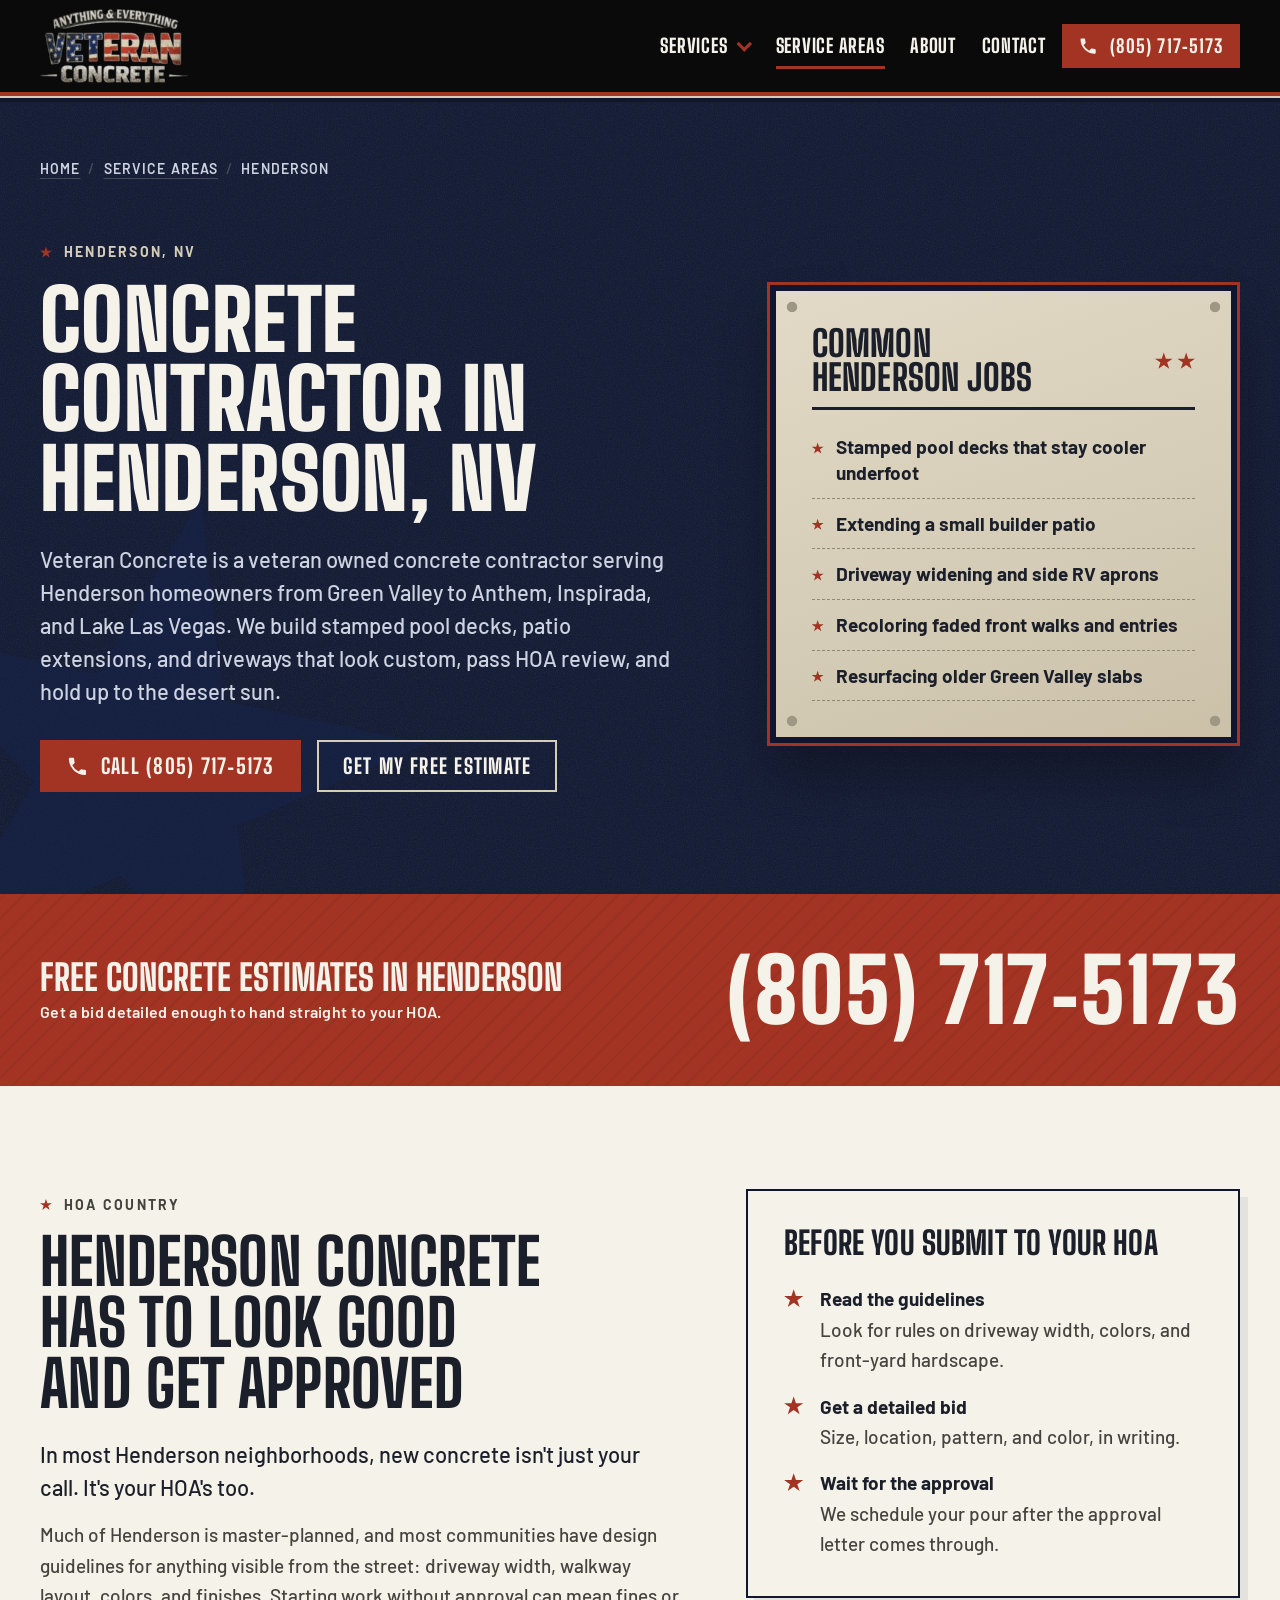
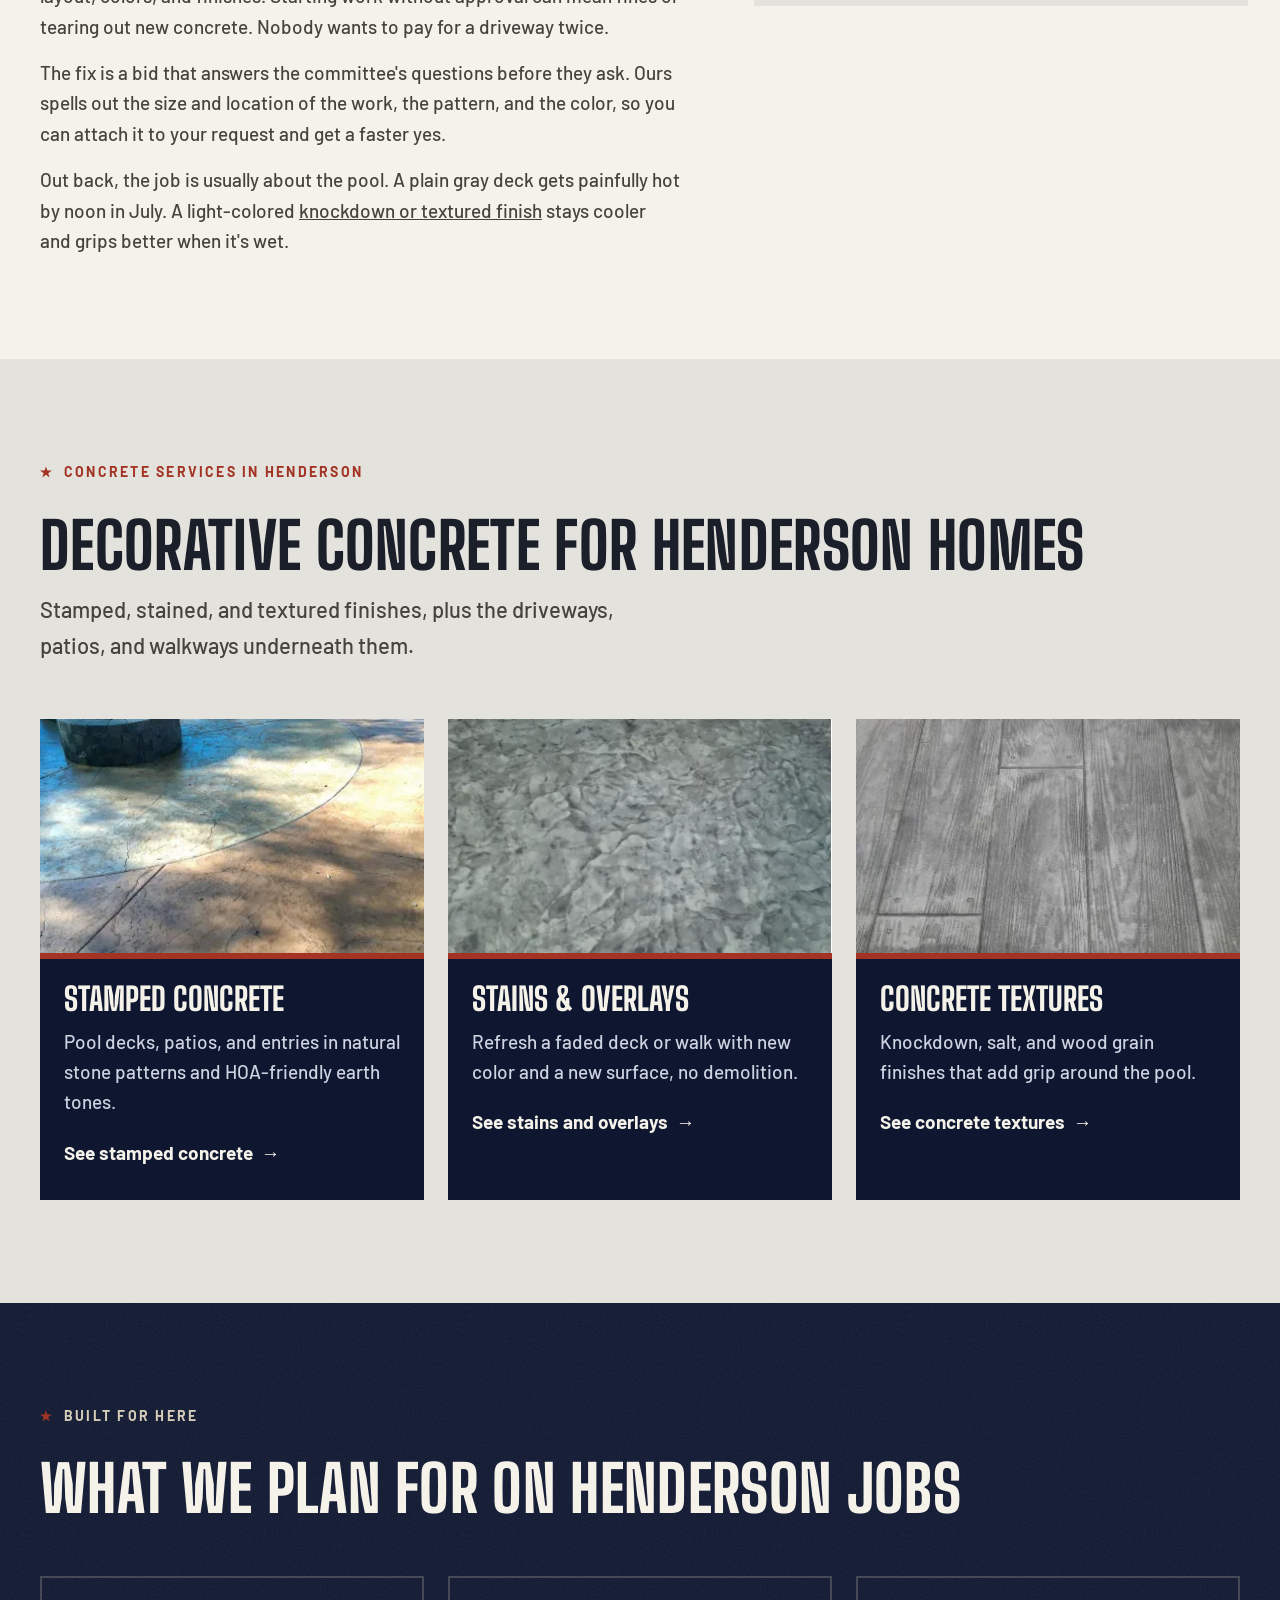
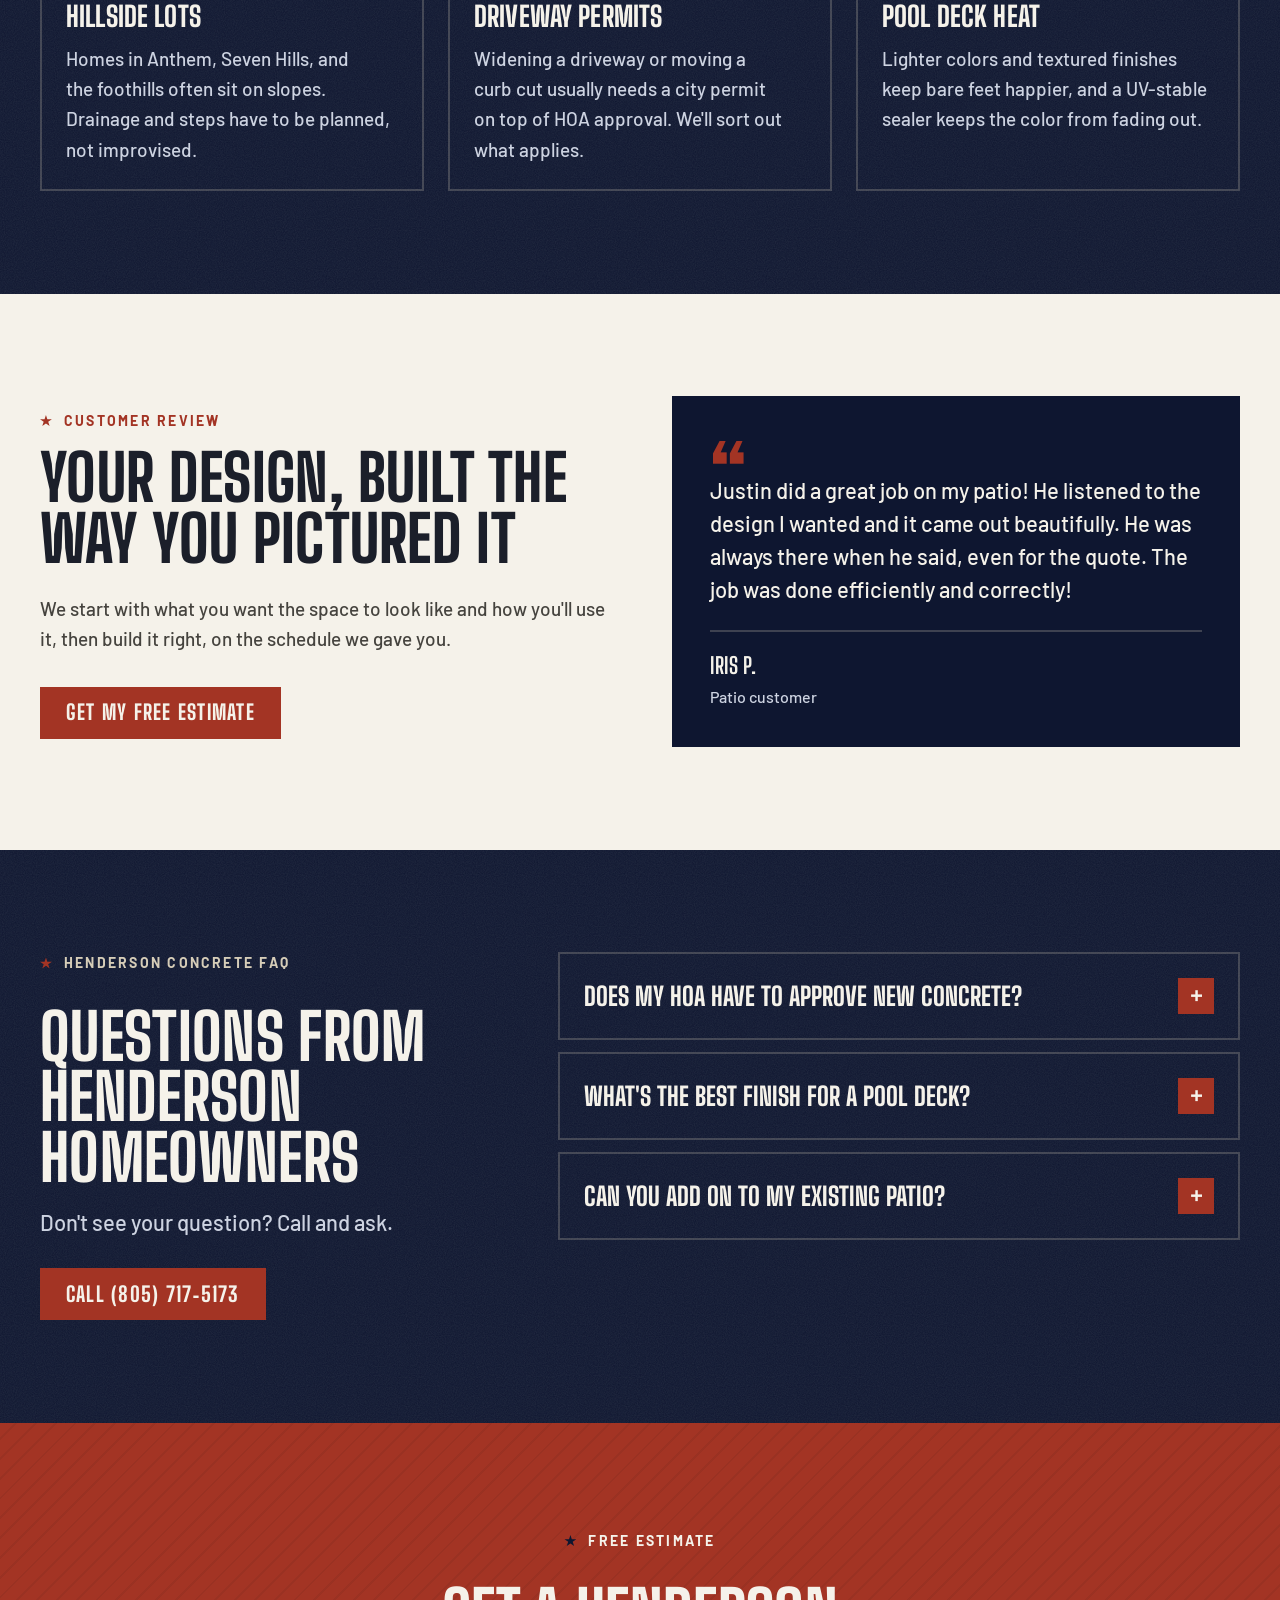
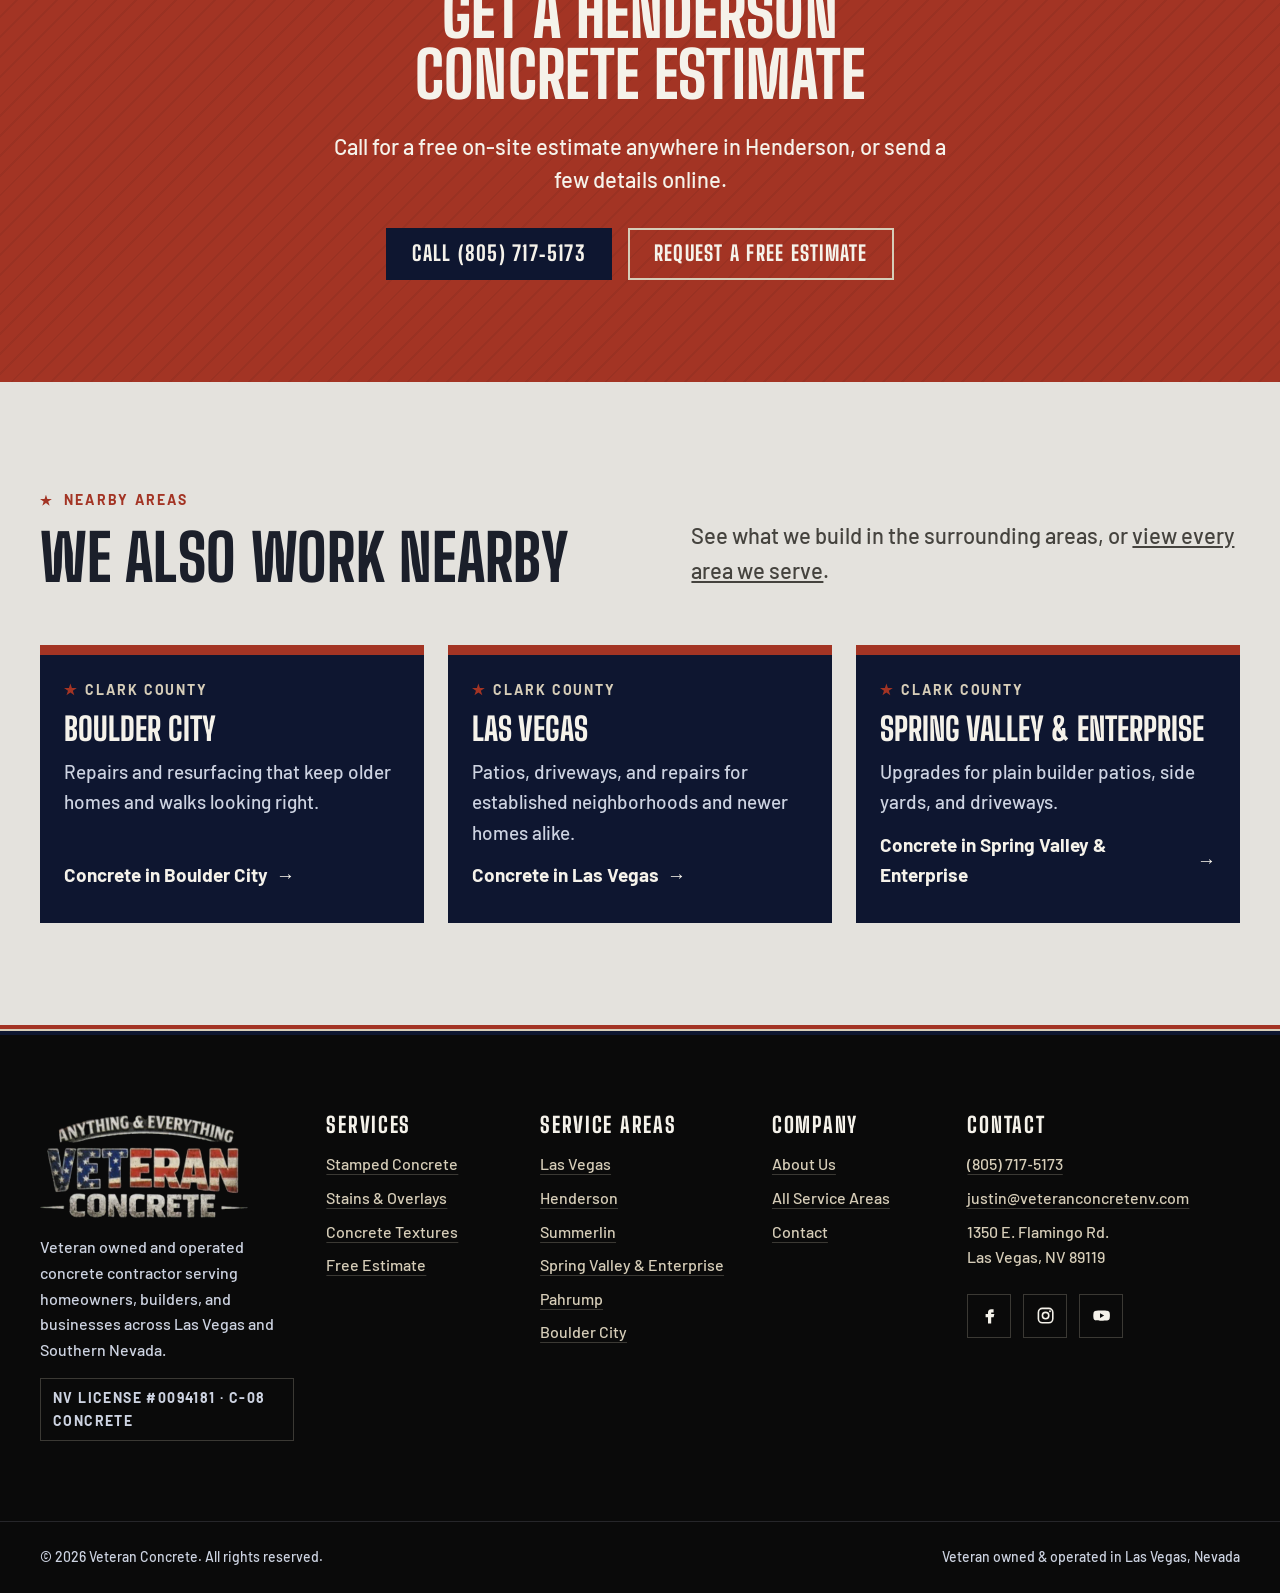
<file: locations/henderson/index.html>
<!doctype html>
<html lang="en">
  <head>
    <meta charset="UTF-8" />
    <meta name="viewport" content="width=device-width, initial-scale=1.0" />
    <title>Concrete Contractor Henderson, NV | Veteran Concrete</title>
    <meta
      name="description"
      content="Stamped concrete, pool decks, driveways, and resurfacing for Henderson homes. HOA-ready bids, NV License #0094181. Free on-site estimates."
    />
    <link rel="canonical" href="https://www.veteranconcretenv.com/locations/henderson/" />

    <meta property="og:type" content="website" />
    <meta property="og:site_name" content="Veteran Concrete" />
    <meta property="og:title" content="Concrete Contractor Henderson, NV | Veteran Concrete" />
    <meta
      property="og:description"
      content="Stamped concrete, pool decks, driveways, and resurfacing for Henderson homes. HOA-ready bids, NV License #0094181. Free on-site estimates."
    />
    <meta property="og:url" content="https://www.veteranconcretenv.com/locations/henderson/" />
    <meta property="og:image" content="https://www.veteranconcretenv.com/images/og-default.png" />
    <meta property="og:image:width" content="1200" />
    <meta property="og:image:height" content="630" />
    <meta property="og:image:alt" content="Veteran Concrete logo in flag colors, Las Vegas concrete contractor, Nevada license 0094181" />
    <meta name="twitter:card" content="summary_large_image" />
    <meta name="twitter:title" content="Concrete Contractor Henderson, NV | Veteran Concrete" />
    <meta
      name="twitter:description"
      content="Stamped concrete, pool decks, driveways, and resurfacing for Henderson homes. HOA-ready bids, NV License #0094181. Free on-site estimates."
    />
    <meta name="twitter:image" content="https://www.veteranconcretenv.com/images/og-default.png" />

    <link rel="icon" href="/favicon.ico" sizes="any" />
    <link rel="icon" href="/favicon.svg" type="image/svg+xml" />
    <link rel="apple-touch-icon" href="/apple-touch-icon.png" />
    <link rel="manifest" href="/site.webmanifest" />
    <meta name="theme-color" content="#0a0a0a" />

    <link rel="preload" href="/fonts/big-shoulders-display-var.woff2" as="font" type="font/woff2" crossorigin />
    <link rel="preload" href="/fonts/barlow-500.woff2" as="font" type="font/woff2" crossorigin />
    <link rel="stylesheet" href="/css/tokens.css" />
    <link rel="stylesheet" href="/css/base.css" />
    <link rel="stylesheet" href="/css/components.css" />
    <link rel="stylesheet" href="/css/service.css" />
    <link rel="stylesheet" href="/css/pages.css" />
    <script src="/js/main.js" defer></script>

    <!-- Structured data: inline by spec (JSON-LD). -->
    <script type="application/ld+json">
      {
        "@context": "https://schema.org",
        "@graph": [
          {
            "@type": "WebPage",
            "@id": "https://www.veteranconcretenv.com/locations/henderson/#webpage",
            "url": "https://www.veteranconcretenv.com/locations/henderson/",
            "name": "Concrete Contractor Henderson, NV | Veteran Concrete",
            "description": "Stamped concrete, pool decks, driveways, and resurfacing for Henderson homes. HOA-ready bids, NV License #0094181. Free on-site estimates.",
            "isPartOf": {
              "@id": "https://www.veteranconcretenv.com/#website"
            },
            "about": {
              "@id": "https://www.veteranconcretenv.com/locations/henderson/#service"
            },
            "breadcrumb": {
              "@id": "https://www.veteranconcretenv.com/locations/henderson/#breadcrumb"
            }
          },
          {
            "@type": [
              "HomeAndConstructionBusiness",
              "Organization"
            ],
            "@id": "https://www.veteranconcretenv.com/#business",
            "name": "Veteran Concrete",
            "url": "https://www.veteranconcretenv.com/",
            "logo": "https://www.veteranconcretenv.com/images/veteran-concrete-logo.webp",
            "telephone": "+1-805-717-5173",
            "email": "justin@veteranconcretenv.com",
            "address": {
              "@type": "PostalAddress",
              "streetAddress": "1350 E. Flamingo Rd.",
              "addressLocality": "Las Vegas",
              "addressRegion": "NV",
              "postalCode": "89119",
              "addressCountry": "US"
            }
          },
          {
            "@type": "WebSite",
            "@id": "https://www.veteranconcretenv.com/#website",
            "url": "https://www.veteranconcretenv.com/",
            "name": "Veteran Concrete"
          },
          {
            "@type": "BreadcrumbList",
            "@id": "https://www.veteranconcretenv.com/locations/henderson/#breadcrumb",
            "itemListElement": [
              {
                "@type": "ListItem",
                "position": 1,
                "name": "Home",
                "item": "https://www.veteranconcretenv.com/"
              },
              {
                "@type": "ListItem",
                "position": 2,
                "name": "Service Areas",
                "item": "https://www.veteranconcretenv.com/locations/"
              },
              {
                "@type": "ListItem",
                "position": 3,
                "name": "Henderson",
                "item": "https://www.veteranconcretenv.com/locations/henderson/"
              }
            ]
          },
          {
            "@type": "Service",
            "@id": "https://www.veteranconcretenv.com/locations/henderson/#service",
            "name": "Concrete contractor in Henderson",
            "serviceType": "Stamped concrete, concrete overlays and staining, decorative textures, driveways, patios, and concrete repair",
            "provider": {
              "@id": "https://www.veteranconcretenv.com/#business"
            },
            "areaServed": {
              "@type": "City",
              "name": "Henderson",
              "containedInPlace": {
                "@type": "AdministrativeArea",
                "name": "Clark County, Nevada"
              }
            },
            "url": "https://www.veteranconcretenv.com/locations/henderson/"
          },
          {
            "@type": "FAQPage",
            "@id": "https://www.veteranconcretenv.com/locations/henderson/#faq",
            "mainEntity": [
              {
                "@type": "Question",
                "name": "Does my HOA have to approve new concrete?",
                "acceptedAnswer": {
                  "@type": "Answer",
                  "text": "In most Henderson communities, yes, for anything visible from the street and often for backyard work too. Check your guidelines and get written approval before work starts. Our bid gives you the details the committee needs."
                }
              },
              {
                "@type": "Question",
                "name": "What's the best finish for a pool deck?",
                "acceptedAnswer": {
                  "@type": "Answer",
                  "text": "A light-colored textured finish, like knockdown or a stamped stone pattern, stays cooler and grips better when wet than smooth concrete. Sealing it with a UV-stable sealer every few years keeps the color looking fresh."
                }
              },
              {
                "@type": "Question",
                "name": "Can you add on to my existing patio?",
                "acceptedAnswer": {
                  "@type": "Answer",
                  "text": "Yes. New concrete next to old rarely matches perfectly, so many homeowners stamp or stain both together for one seamless look. We'll show you the options at the estimate."
                }
              }
            ]
          }
        ]
      }
    </script>
  </head>
  <body>
    <a class="skip-link" href="#main">Skip to content</a>

    <header class="site-header">
      <div class="site-header__inner wrap">
        <a class="brand" href="/">
          <img src="/images/veteran-concrete-logo.webp" width="400" height="199" alt="Veteran Concrete home" />
        </a>
        <nav id="primary-nav" class="primary-nav" aria-label="Primary">
          <ul>
            <li class="nav-sub">
              <button type="button" class="nav-sub__toggle" aria-expanded="false" aria-controls="nav-services">
                Services<span class="nav-sub__caret" aria-hidden="true"></span>
              </button>
              <ul id="nav-services" class="nav-sub__menu">
                <li><a href="/services/stamped-concrete/">Stamped Concrete</a></li>
                <li><a href="/services/stains-overlays/">Stains &amp; Overlays</a></li>
                <li><a href="/services/concrete-textures/">Concrete Textures</a></li>
              </ul>
            </li>
            <li><a href="/locations/" aria-current="page">Service Areas</a></li>
            <li><a href="/about/">About</a></li>
            <li><a href="/contact/">Contact</a></li>
          </ul>
        </nav>
        <div class="header-actions">
          <a class="btn btn--red header-call" href="tel:+18057175173" aria-label="Call Veteran Concrete at (805) 717-5173">
            <svg viewBox="0 0 24 24" aria-hidden="true" focusable="false"><path fill="currentColor" d="M6.6 10.8a15.1 15.1 0 0 0 6.6 6.6l2.2-2.2a1 1 0 0 1 1-.25c1.1.37 2.3.57 3.6.57a1 1 0 0 1 1 1V20a1 1 0 0 1-1 1A17 17 0 0 1 3 4a1 1 0 0 1 1-1h3.5a1 1 0 0 1 1 1c0 1.25.2 2.45.57 3.57a1 1 0 0 1-.25 1z" /></svg>
            <span class="header-call__label">Call</span>
            <span class="header-call__number">(805)&nbsp;717&#8209;5173</span>
          </a>
          <button type="button" class="nav-toggle" aria-expanded="false" aria-controls="primary-nav">
            <span class="nav-toggle__bars" aria-hidden="true"></span>
            Menu
          </button>
        </div>
      </div>
      <div class="flag-rule"></div>
    </header>

    <main id="main">
      <!-- HERO -->
      <section class="svc-hero section--ink" aria-labelledby="hero-title">
        <div class="wrap">
          <nav class="breadcrumbs" aria-label="Breadcrumb">
            <ol>
              <li><a href="/">Home</a></li>
              <li><a href="/locations/">Service Areas</a></li>
              <li><span aria-current="page">Henderson</span></li>
            </ol>
          </nav>
          <div class="svc-hero__grid">
            <div>
              <p class="eyebrow">Henderson, NV</p>
              <h1 id="hero-title">Concrete contractor in Henderson, NV</h1>
              <p class="lead">
                Veteran Concrete is a veteran owned concrete contractor serving Henderson homeowners from Green Valley to Anthem, Inspirada,
                and Lake Las Vegas. We build stamped pool decks, patio extensions, and driveways that look custom, pass HOA review, and hold
                up to the desert sun.
              </p>
              <div class="btn-row">
                <a class="btn btn--red" href="tel:+18057175173">
                  <svg viewBox="0 0 24 24" aria-hidden="true" focusable="false"><path fill="currentColor" d="M6.6 10.8a15.1 15.1 0 0 0 6.6 6.6l2.2-2.2a1 1 0 0 1 1-.25c1.1.37 2.3.57 3.6.57a1 1 0 0 1 1 1V20a1 1 0 0 1-1 1A17 17 0 0 1 3 4a1 1 0 0 1 1-1h3.5a1 1 0 0 1 1 1c0 1.25.2 2.45.57 3.57a1 1 0 0 1-.25 1z" /></svg>
                  Call&nbsp;(805)&nbsp;717&#8209;5173
                </a>
                <a class="btn btn--ghost" href="/contact/">Get My Free Estimate</a>
              </div>
            </div>
            <aside class="plate" aria-labelledby="jobs-title">
              <div class="plate__head">
                <h2 id="jobs-title" class="plate__title">Common Henderson jobs</h2>
                <span class="plate__stars" aria-hidden="true"></span>
              </div>
              <ul class="job-list">
                <li>Stamped pool decks that stay cooler underfoot</li>
                <li>Extending a small builder patio</li>
                <li>Driveway widening and side RV aprons</li>
                <li>Recoloring faded front walks and entries</li>
                <li>Resurfacing older Green Valley slabs</li>
              </ul>
            </aside>
          </div>
        </div>
      </section>

      <!-- PHONE BAND -->
      <section class="phone-band" aria-label="Call for a free estimate">
        <div class="phone-band__inner wrap">
          <p class="phone-band__label">
            Free concrete estimates in Henderson
            <span>Get a bid detailed enough to hand straight to your HOA.</span>
          </p>
          <a class="phone-band__number" href="tel:+18057175173">(805)&nbsp;717&#8209;5173</a>
        </div>
      </section>

      <!-- PROBLEM -->
      <section class="section section--paper on-light" aria-labelledby="problem-title">
        <div class="wrap split">
          <div class="split__main">
            <p class="eyebrow">HOA country</p>
            <h2 id="problem-title">Henderson concrete has to look good and get approved</h2>
            <p class="lead">
              In most Henderson neighborhoods, new concrete isn't just your call. It's your HOA's too.
            </p>
            <p>
              Much of Henderson is master-planned, and most communities have design guidelines for anything visible from the street:
              driveway width, walkway layout, colors, and finishes. Starting work without approval can mean fines or tearing out new
              concrete. Nobody wants to pay for a driveway twice.
            </p>
            <p>
              The fix is a bid that answers the committee's questions before they ask. Ours spells out the size and location of the work,
              the pattern, and the color, so you can attach it to your request and get a faster yes.
            </p>
            <p>
              Out back, the job is usually about the pool. A plain gray deck gets painfully hot by noon in July. A light-colored
              <a href="/services/concrete-textures/">knockdown or textured finish</a> stays cooler and grips better when it's wet.
            </p>
          </div>
          <aside class="aside-box" aria-labelledby="check-title">
            <h3 id="check-title">Before you submit to your HOA</h3>
            <ul class="checklist">
              <li><strong>Read the guidelines</strong><span>Look for rules on driveway width, colors, and front-yard hardscape.</span></li>
              <li><strong>Get a detailed bid</strong><span>Size, location, pattern, and color, in writing.</span></li>
              <li><strong>Wait for the approval</strong><span>We schedule your pour after the approval letter comes through.</span></li>
            </ul>
          </aside>
        </div>
      </section>

      <!-- SERVICES -->
      <section class="section section--slab on-light" aria-labelledby="services-title">
        <div class="wrap">
          <div class="section-head">
            <p class="eyebrow">Concrete services in Henderson</p>
            <h2 id="services-title">Decorative concrete for Henderson homes</h2>
            <p>Stamped, stained, and textured finishes, plus the driveways, patios, and walkways underneath them.</p>
          </div>
          <ul class="service-grid">
            <li data-reveal>
              <a class="service-card" href="/services/stamped-concrete/">
                <img src="/images/stamped-concrete-fire-pit-patio.webp" width="380" height="240" loading="lazy" alt="Stamped concrete patio with a curved border around a stone fire pit" />
                <span class="service-card__body">
                  <span class="service-card__title">Stamped Concrete</span>
                  <span class="service-card__text">Pool decks, patios, and entries in natural stone patterns and HOA-friendly earth tones.</span>
                  <span class="service-card__more">See stamped concrete</span>
                </span>
              </a>
            </li>
            <li data-reveal>
              <a class="service-card" href="/services/stains-overlays/">
                <img src="/images/stamped-stone-texture-concrete.webp" width="373" height="236" loading="lazy" alt="Close-up of a gray concrete overlay with a natural stone texture" />
                <span class="service-card__body">
                  <span class="service-card__title">Stains &amp; Overlays</span>
                  <span class="service-card__text">Refresh a faded deck or walk with new color and a new surface, no demolition.</span>
                  <span class="service-card__more">See stains and overlays</span>
                </span>
              </a>
            </li>
            <li data-reveal>
              <a class="service-card" href="/services/concrete-textures/">
                <img src="/images/wood-plank-stamped-concrete.webp" width="372" height="238" loading="lazy" alt="Concrete finished with a realistic wood plank texture and grain" />
                <span class="service-card__body">
                  <span class="service-card__title">Concrete Textures</span>
                  <span class="service-card__text">Knockdown, salt, and wood grain finishes that add grip around the pool.</span>
                  <span class="service-card__more">See concrete textures</span>
                </span>
              </a>
            </li>
          </ul>
        </div>
      </section>

      <!-- LOCAL -->
      <section class="section section--ink" aria-labelledby="local-title">
        <div class="wrap">
          <div class="section-head">
            <p class="eyebrow">Built for here</p>
            <h2 id="local-title">What we plan for on Henderson jobs</h2>
          </div>
          <ul class="vegas">
            <li data-reveal>
              <h3>Hillside lots</h3>
              <p>Homes in Anthem, Seven Hills, and the foothills often sit on slopes. Drainage and steps have to be planned, not improvised.</p>
            </li>
            <li data-reveal>
              <h3>Driveway permits</h3>
              <p>Widening a driveway or moving a curb cut usually needs a city permit on top of HOA approval. We'll sort out what applies.</p>
            </li>
            <li data-reveal>
              <h3>Pool deck heat</h3>
              <p>Lighter colors and textured finishes keep bare feet happier, and a UV-stable sealer keeps the color from fading out.</p>
            </li>
          </ul>
        </div>
      </section>

      <!-- PROOF -->
      <section class="section section--paper on-light" aria-labelledby="proof-title">
        <div class="wrap proof">
          <div class="proof__copy">
            <p class="eyebrow">Customer review</p>
            <h2 id="proof-title">Your design, built the way you pictured it</h2>
            <p>
              We start with what you want the space to look like and how you'll use it, then build it right, on the schedule we gave you.
            </p>
            <a class="btn btn--red" href="/contact/">Get My Free Estimate</a>
          </div>
          <figure class="review review--feature" data-reveal>
            <blockquote>
              <p>
                Justin did a great job on my patio! He listened to the design I wanted and it came out beautifully. He was always there when he
                said, even for the quote. The job was done efficiently and correctly!
              </p>
            </blockquote>
            <figcaption><strong>Iris P.</strong> Patio customer</figcaption>
          </figure>
        </div>
      </section>

      <!-- FAQ -->
      <section class="section section--ink" aria-labelledby="faq-title">
        <div class="wrap faq-layout">
          <div class="section-head">
            <p class="eyebrow">Henderson concrete FAQ</p>
            <h2 id="faq-title">Questions from Henderson homeowners</h2>
            <p>Don't see your question? Call and ask.</p>
            <a class="btn btn--red faq-layout__call" href="tel:+18057175173">Call&nbsp;(805)&nbsp;717&#8209;5173</a>
          </div>
          <div class="faq">
            <details>
              <summary>Does my HOA have to approve new concrete?</summary>
              <div class="faq__answer">
                <p>
                  In most Henderson communities, yes, for anything visible from the street and often for backyard work too. Check your
                  guidelines and get written approval before work starts. Our bid gives you the details the committee needs.
                </p>
              </div>
            </details>
            <details>
              <summary>What's the best finish for a pool deck?</summary>
              <div class="faq__answer">
                <p>
                  A light-colored textured finish, like knockdown or a stamped stone pattern, stays cooler and grips better when wet than
                  smooth concrete. Sealing it with a UV-stable sealer every few years keeps the color looking fresh.
                </p>
              </div>
            </details>
            <details>
              <summary>Can you add on to my existing patio?</summary>
              <div class="faq__answer">
                <p>
                  Yes. New concrete next to old rarely matches perfectly, so many homeowners stamp or stain both together for one seamless
                  look. We'll show you the options at the estimate.
                </p>
              </div>
            </details>
          </div>
        </div>
      </section>

      <!-- CTA -->
      <section class="section section--red final-cta" aria-labelledby="cta-title">
        <div class="wrap">
          <p class="eyebrow">Free estimate</p>
          <h2 id="cta-title">Get a Henderson concrete estimate</h2>
          <p class="lead">Call for a free on-site estimate anywhere in Henderson, or send a few details online.</p>
          <div class="btn-row">
            <a class="btn btn--red" href="tel:+18057175173">Call&nbsp;(805)&nbsp;717&#8209;5173</a>
            <a class="btn btn--ghost" href="/contact/">Request a Free Estimate</a>
          </div>
        </div>
      </section>

      <!-- NEARBY AREAS -->
      <section class="section section--slab on-light" aria-labelledby="nearby-title">
        <div class="wrap">
          <div class="section-head section-head--split">
            <div>
              <p class="eyebrow">Nearby areas</p>
              <h2 id="nearby-title">We also work nearby</h2>
            </div>
            <p>See what we build in the surrounding areas, or <a href="/locations/">view every area we serve</a>.</p>
          </div>
          <ul class="area-grid">
            <li data-reveal>
              <a class="area-card" href="/locations/boulder-city/">
                <span class="area-card__county">Clark County</span>
                <span class="area-card__title">Boulder City</span>
                <span class="area-card__text">Repairs and resurfacing that keep older homes and walks looking right.</span>
                <span class="area-card__more">Concrete in Boulder City</span>
              </a>
            </li>
            <li data-reveal>
              <a class="area-card" href="/locations/las-vegas/">
                <span class="area-card__county">Clark County</span>
                <span class="area-card__title">Las Vegas</span>
                <span class="area-card__text">Patios, driveways, and repairs for established neighborhoods and newer homes alike.</span>
                <span class="area-card__more">Concrete in Las Vegas</span>
              </a>
            </li>
            <li data-reveal>
              <a class="area-card" href="/locations/spring-valley-enterprise/">
                <span class="area-card__county">Clark County</span>
                <span class="area-card__title">Spring Valley &amp; Enterprise</span>
                <span class="area-card__text">Upgrades for plain builder patios, side yards, and driveways.</span>
                <span class="area-card__more">Concrete in Spring Valley &amp; Enterprise</span>
              </a>
            </li>
          </ul>
        </div>
      </section>
    </main>

    <footer class="site-footer">
      <div class="flag-rule"></div>
      <div class="site-footer__grid wrap">
        <div class="site-footer__brand">
          <img src="/images/veteran-concrete-logo.webp" width="400" height="199" loading="lazy" alt="Veteran Concrete" />
          <p>Veteran owned and operated concrete contractor serving homeowners, builders, and businesses across Las Vegas and Southern Nevada.</p>
          <p class="license-plate">NV License #0094181 &middot; C-08 Concrete</p>
        </div>
        <div>
          <h2>Services</h2>
          <ul>
            <li><a href="/services/stamped-concrete/">Stamped Concrete</a></li>
            <li><a href="/services/stains-overlays/">Stains &amp; Overlays</a></li>
            <li><a href="/services/concrete-textures/">Concrete Textures</a></li>
            <li><a href="/contact/">Free Estimate</a></li>
          </ul>
        </div>
        <div>
          <h2>Service Areas</h2>
          <ul>
            <li><a href="/locations/las-vegas/">Las Vegas</a></li>
            <li><a href="/locations/henderson/">Henderson</a></li>
            <li><a href="/locations/summerlin/">Summerlin</a></li>
            <li><a href="/locations/spring-valley-enterprise/">Spring Valley &amp; Enterprise</a></li>
            <li><a href="/locations/pahrump/">Pahrump</a></li>
            <li><a href="/locations/boulder-city/">Boulder City</a></li>
          </ul>
        </div>
        <div>
          <h2>Company</h2>
          <ul>
            <li><a href="/about/">About Us</a></li>
            <li><a href="/locations/">All Service Areas</a></li>
            <li><a href="/contact/">Contact</a></li>
          </ul>
        </div>
        <div>
          <h2>Contact</h2>
          <address>
            <a href="tel:+18057175173">(805)&nbsp;717&#8209;5173</a>
            <a href="mailto:justin@veteranconcretenv.com">justin@veteranconcretenv.com</a>
            <span>1350 E. Flamingo Rd.<br />Las Vegas, NV 89119</span>
          </address>
          <div class="social">
            <a href="https://www.facebook.com/jitconcrete" aria-label="Veteran Concrete on Facebook">
              <svg viewBox="0 0 24 24" aria-hidden="true" focusable="false"><path fill="currentColor" d="M14 8h3V4h-3c-2.8 0-4 1.7-4 4.3V10H7v4h3v8h4v-8h3l1-4h-4V8.6c0-.4.3-.6.6-.6z" /></svg>
            </a>
            <a href="https://www.instagram.com/justintime_concrete_pumping" aria-label="Veteran Concrete on Instagram">
              <svg viewBox="0 0 24 24" aria-hidden="true" focusable="false"><rect x="3" y="3" width="18" height="18" rx="5" fill="none" stroke="currentColor" stroke-width="2" /><circle cx="12" cy="12" r="4" fill="none" stroke="currentColor" stroke-width="2" /><circle cx="17.5" cy="6.5" r="1.2" fill="currentColor" /></svg>
            </a>
            <a href="https://www.youtube.com/channel/UCADByEOtTZ2amgbom4W28Uw" aria-label="Veteran Concrete on YouTube">
              <svg viewBox="0 0 24 24" aria-hidden="true" focusable="false"><path fill="currentColor" d="M22 8.2a3 3 0 0 0-2.1-2.1C18 5.6 12 5.6 12 5.6s-6 0-7.9.5A3 3 0 0 0 2 8.2 31 31 0 0 0 1.6 12c0 1.3.1 2.6.4 3.8a3 3 0 0 0 2.1 2.1c1.9.5 7.9.5 7.9.5s6 0 7.9-.5a3 3 0 0 0 2.1-2.1c.3-1.2.4-2.5.4-3.8s-.1-2.6-.4-3.8zM10 15V9l5.2 3z" /></svg>
            </a>
          </div>
        </div>
      </div>
      <div class="site-footer__base">
        <div class="wrap">
          <p>&copy; 2026 Veteran Concrete. All rights reserved.</p>
          <p>Veteran owned &amp; operated in Las Vegas, Nevada</p>
        </div>
      </div>
    </footer>
  </body>
</html>
</file>
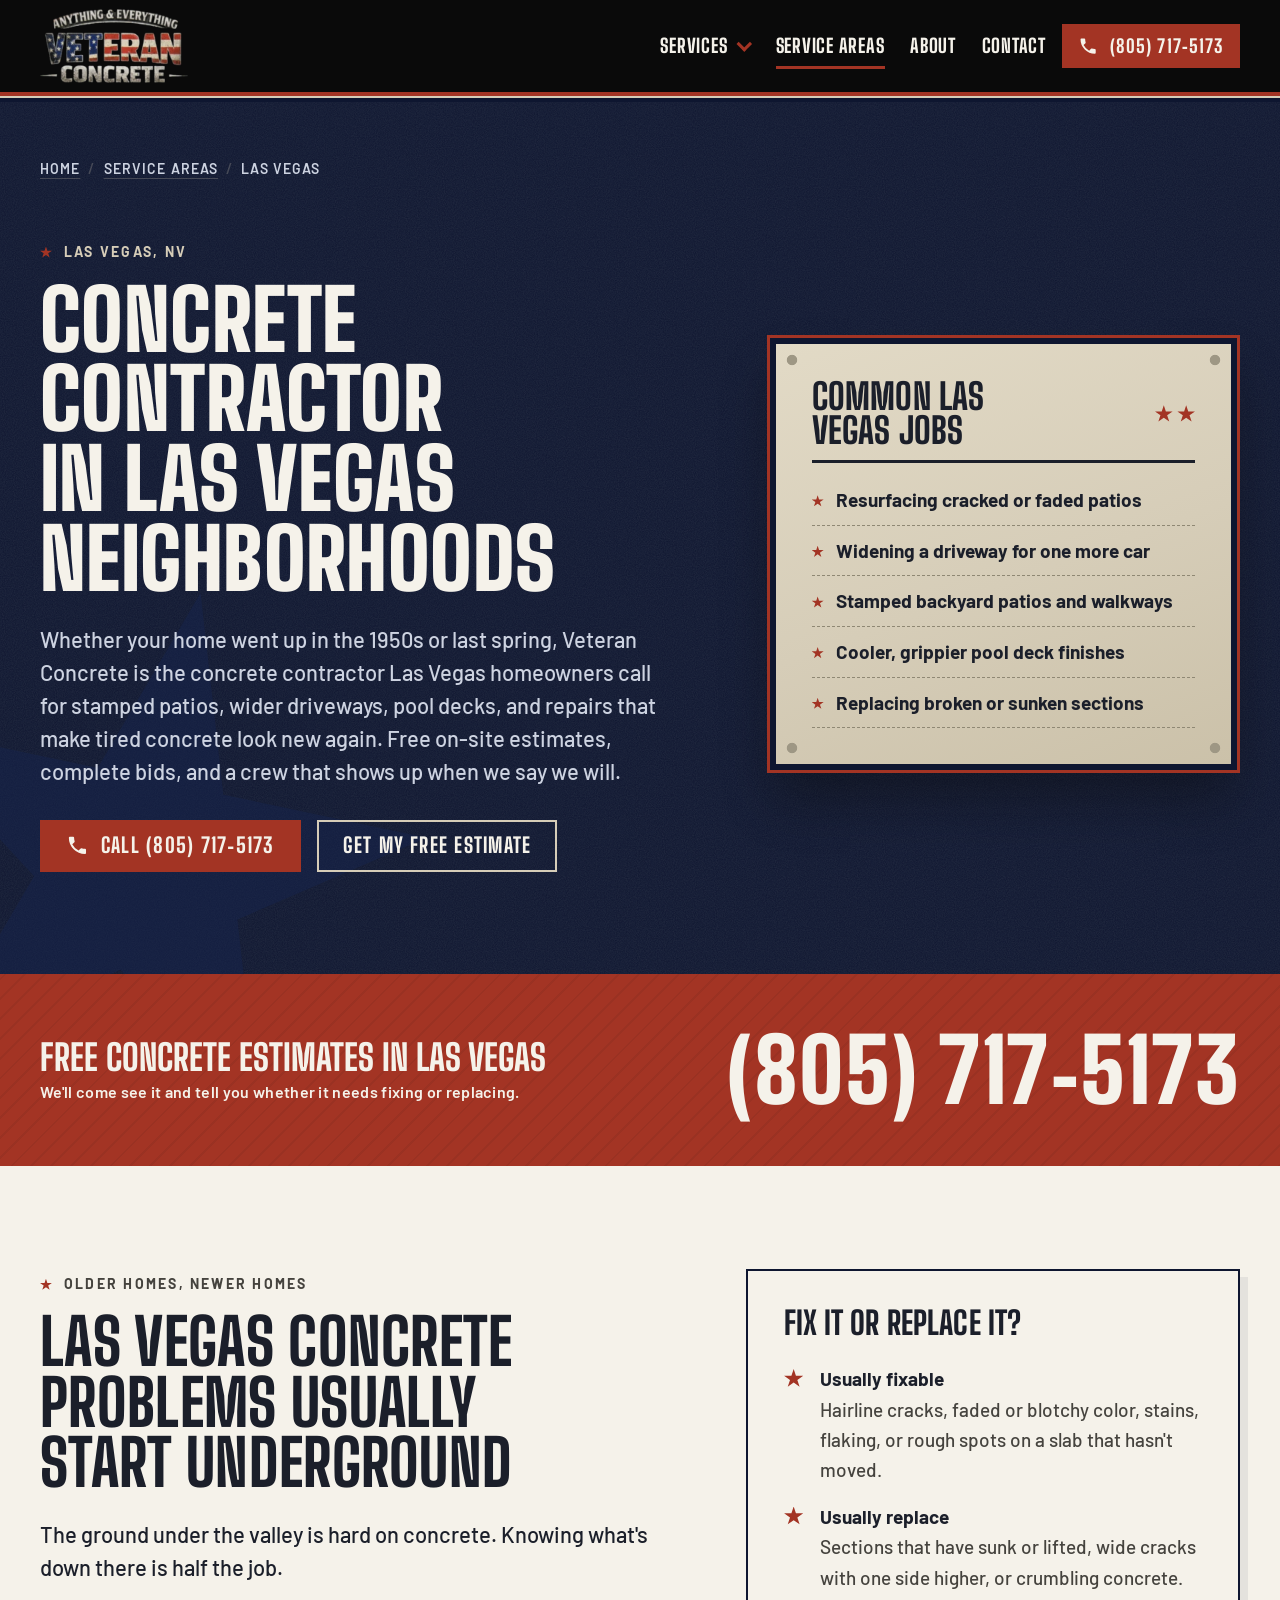
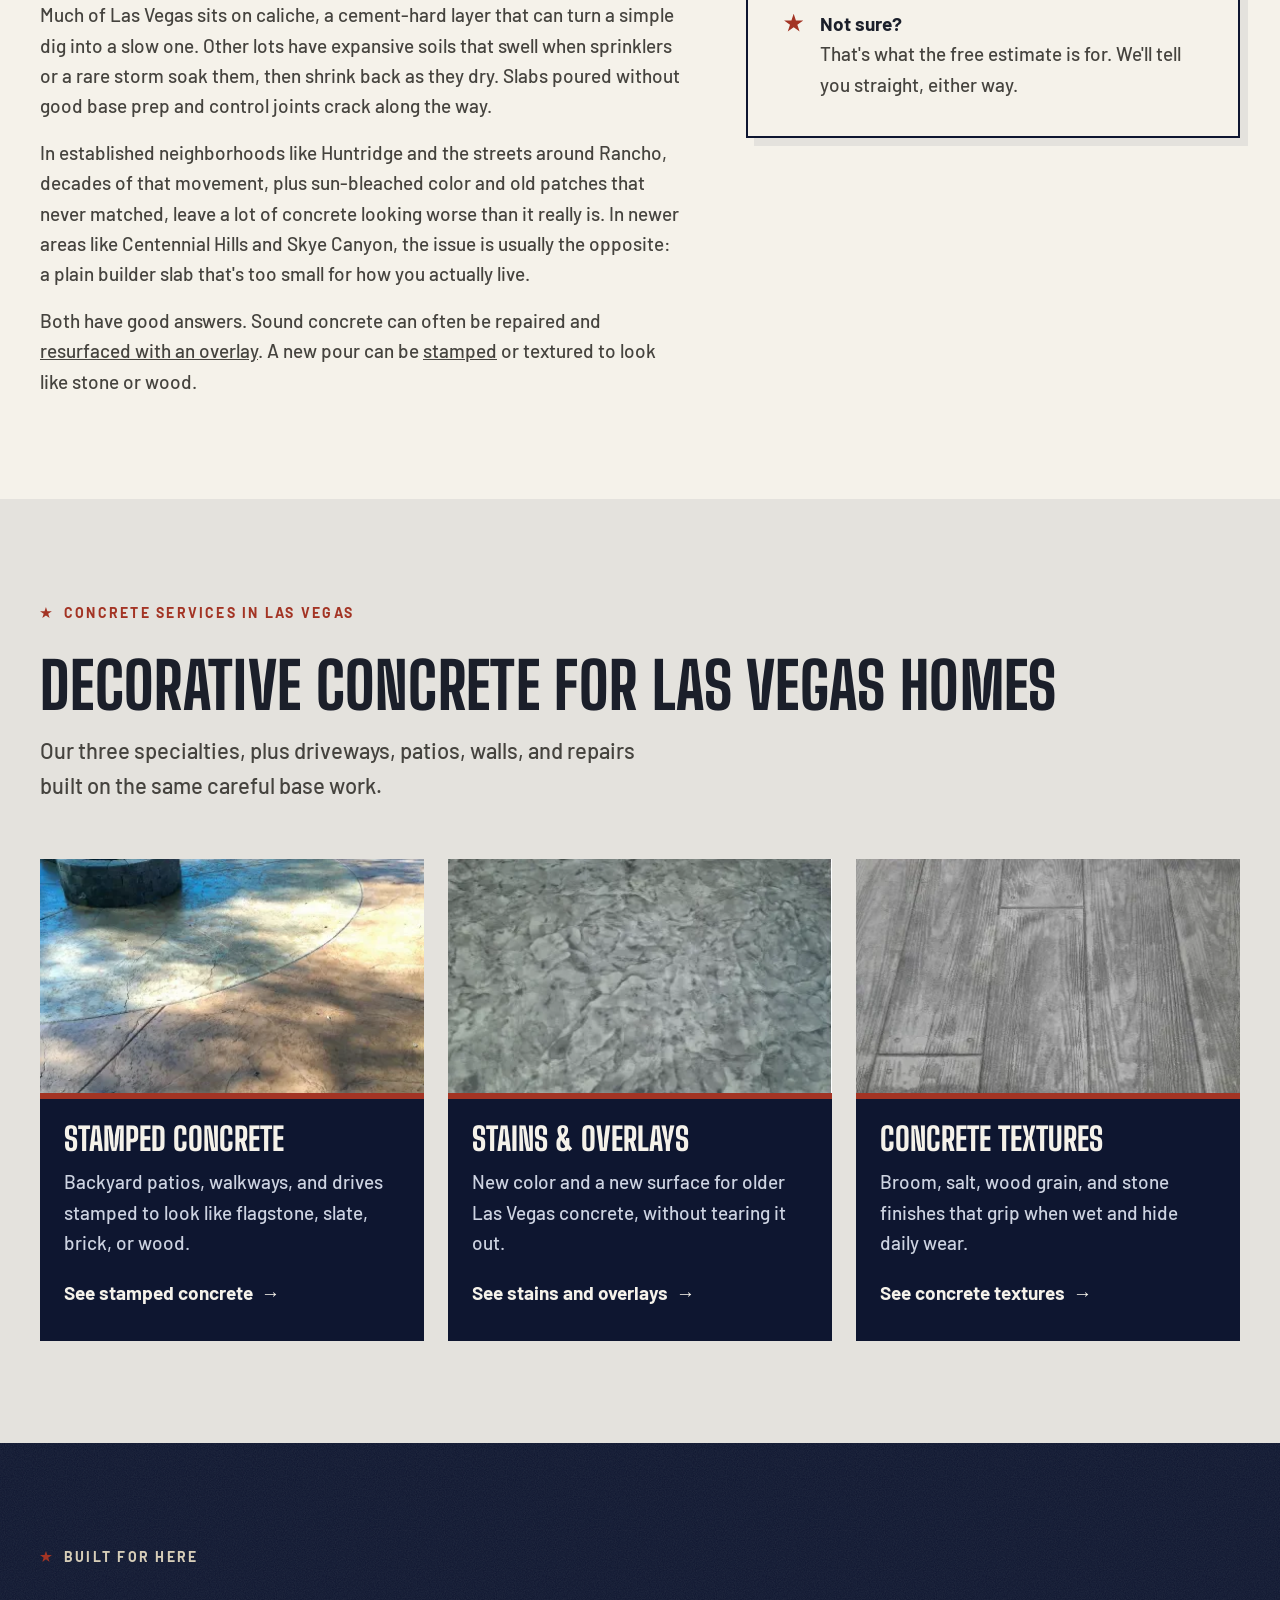
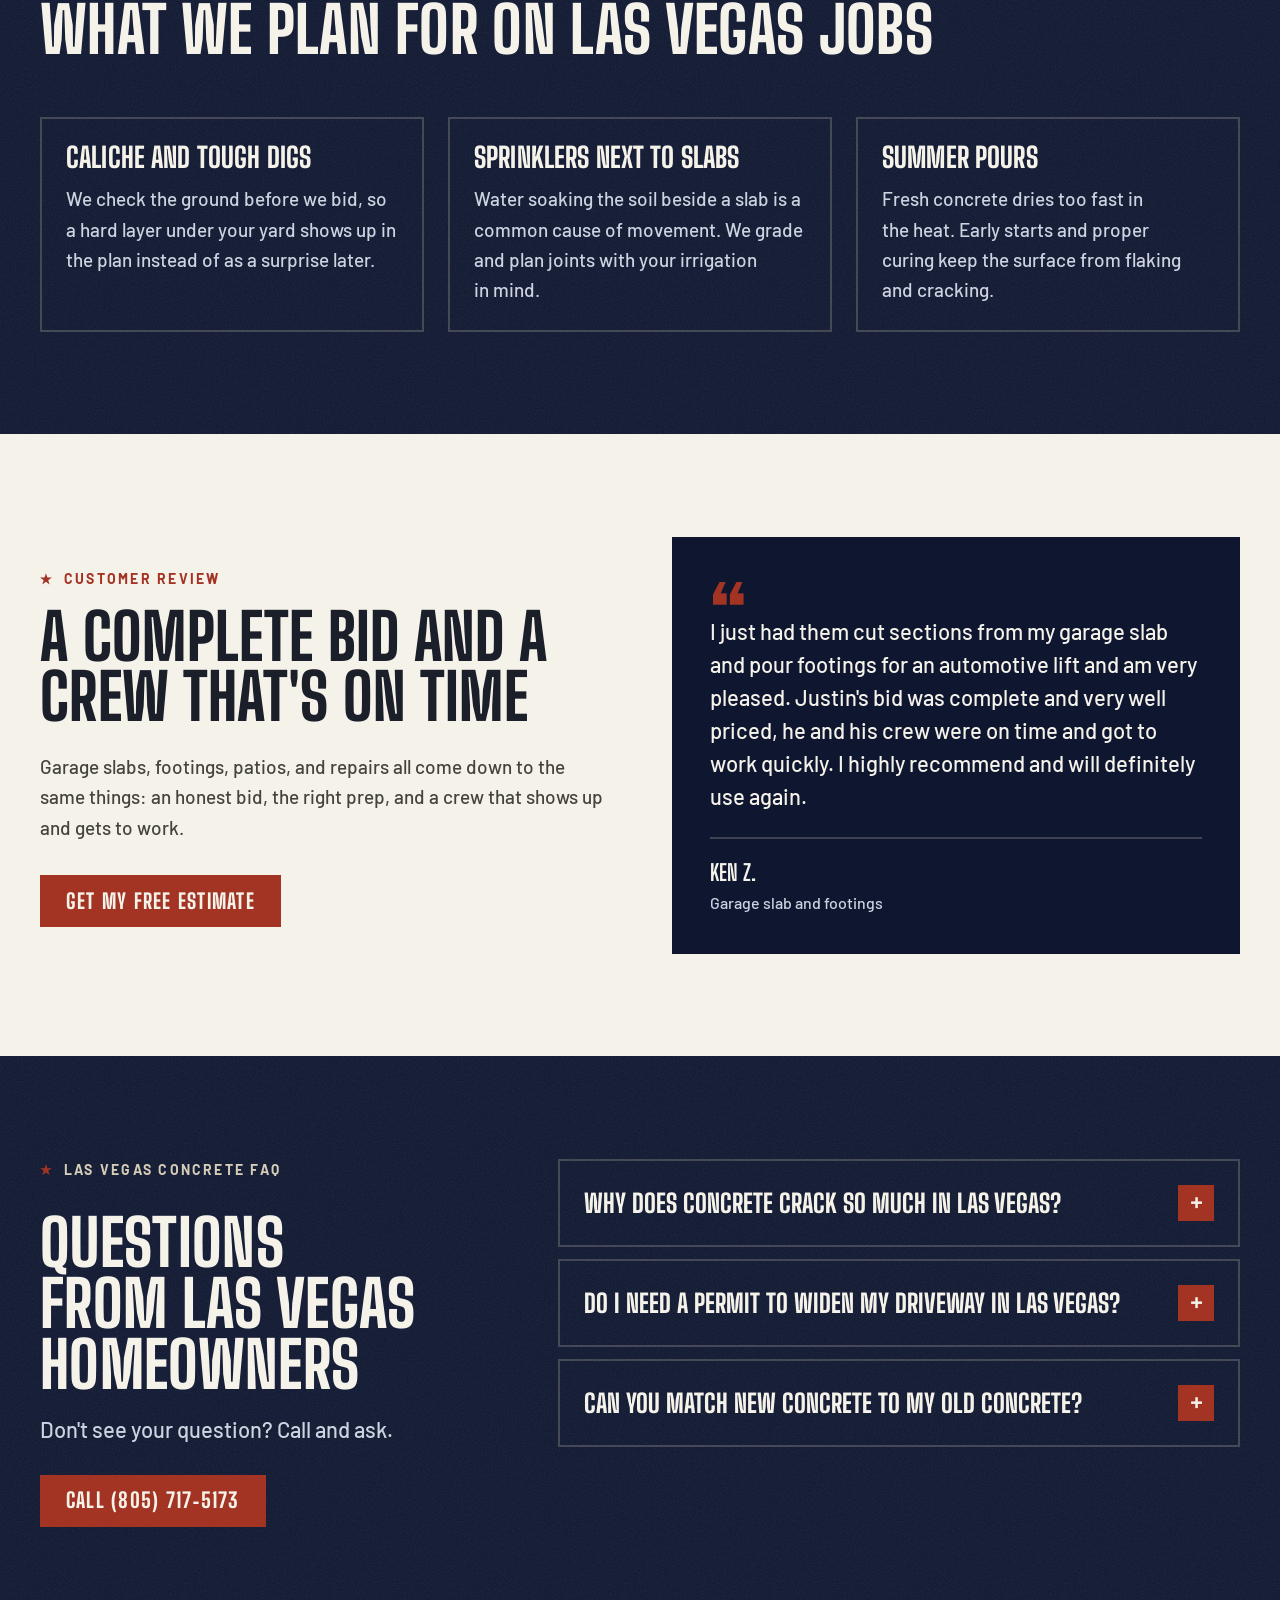
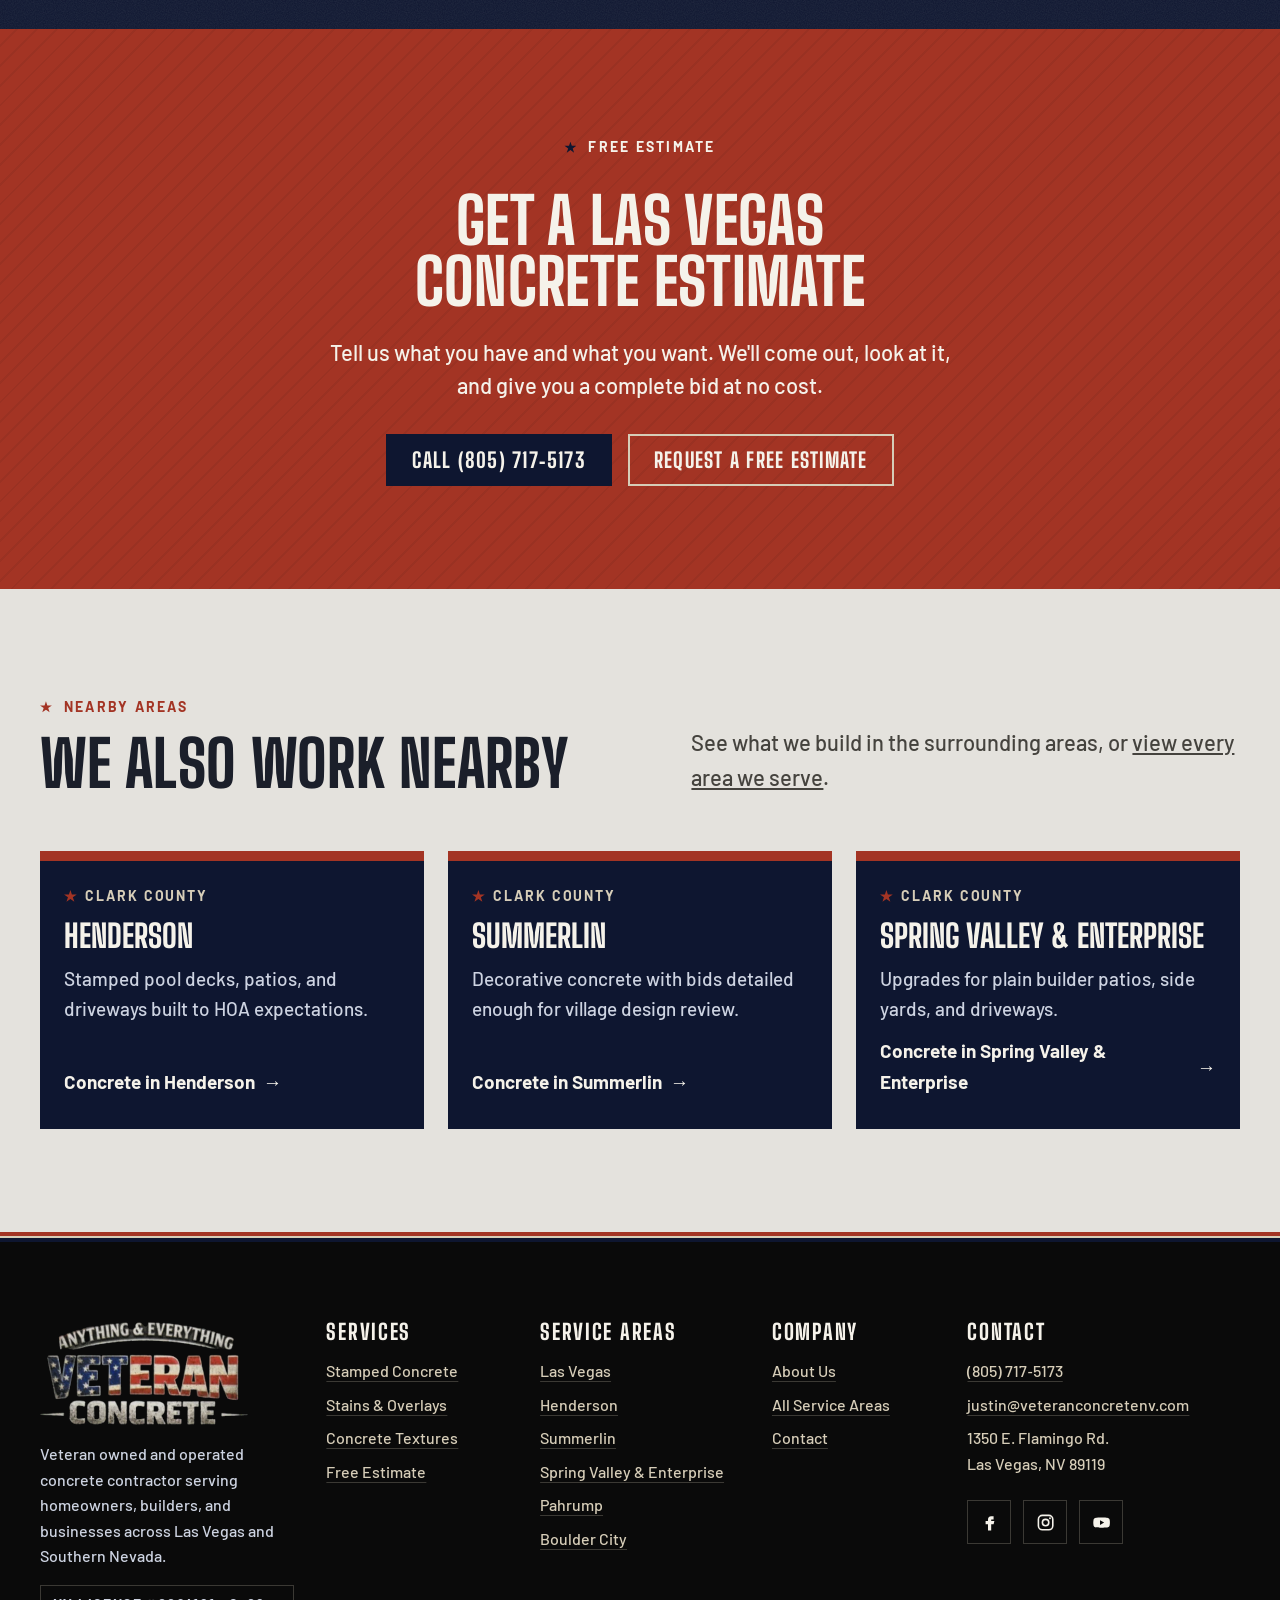
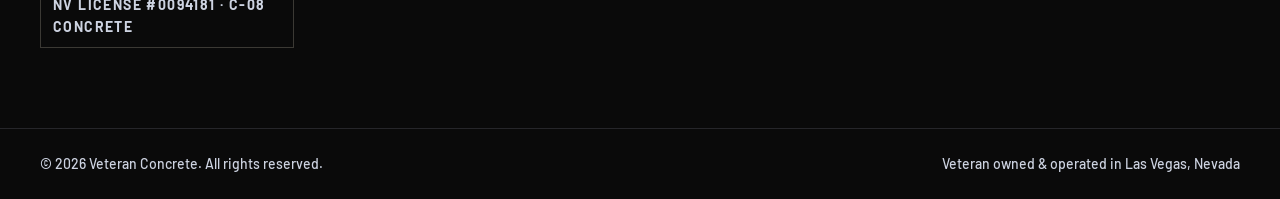
<file: locations/las-vegas/index.html>
<!doctype html>
<html lang="en">
  <head>
    <meta charset="UTF-8" />
    <meta name="viewport" content="width=device-width, initial-scale=1.0" />
    <title>Concrete Contractor Las Vegas, NV | Veteran Concrete</title>
    <meta
      name="description"
      content="Stamped patios, driveways, overlays, and concrete repair for Las Vegas homes, from older central neighborhoods to newer builds. Free estimates."
    />
    <link rel="canonical" href="https://www.veteranconcretenv.com/locations/las-vegas/" />

    <meta property="og:type" content="website" />
    <meta property="og:site_name" content="Veteran Concrete" />
    <meta property="og:title" content="Concrete Contractor Las Vegas, NV | Veteran Concrete" />
    <meta
      property="og:description"
      content="Stamped patios, driveways, overlays, and concrete repair for Las Vegas homes, from older central neighborhoods to newer builds. Free estimates."
    />
    <meta property="og:url" content="https://www.veteranconcretenv.com/locations/las-vegas/" />
    <meta property="og:image" content="https://www.veteranconcretenv.com/images/og-default.png" />
    <meta property="og:image:width" content="1200" />
    <meta property="og:image:height" content="630" />
    <meta property="og:image:alt" content="Veteran Concrete logo in flag colors, Las Vegas concrete contractor, Nevada license 0094181" />
    <meta name="twitter:card" content="summary_large_image" />
    <meta name="twitter:title" content="Concrete Contractor Las Vegas, NV | Veteran Concrete" />
    <meta
      name="twitter:description"
      content="Stamped patios, driveways, overlays, and concrete repair for Las Vegas homes, from older central neighborhoods to newer builds. Free estimates."
    />
    <meta name="twitter:image" content="https://www.veteranconcretenv.com/images/og-default.png" />

    <link rel="icon" href="/favicon.ico" sizes="any" />
    <link rel="icon" href="/favicon.svg" type="image/svg+xml" />
    <link rel="apple-touch-icon" href="/apple-touch-icon.png" />
    <link rel="manifest" href="/site.webmanifest" />
    <meta name="theme-color" content="#0a0a0a" />

    <link rel="preload" href="/fonts/big-shoulders-display-var.woff2" as="font" type="font/woff2" crossorigin />
    <link rel="preload" href="/fonts/barlow-500.woff2" as="font" type="font/woff2" crossorigin />
    <link rel="stylesheet" href="/css/tokens.css" />
    <link rel="stylesheet" href="/css/base.css" />
    <link rel="stylesheet" href="/css/components.css" />
    <link rel="stylesheet" href="/css/service.css" />
    <link rel="stylesheet" href="/css/pages.css" />
    <script src="/js/main.js" defer></script>

    <!-- Structured data: inline by spec (JSON-LD). -->
    <script type="application/ld+json">
      {
        "@context": "https://schema.org",
        "@graph": [
          {
            "@type": "WebPage",
            "@id": "https://www.veteranconcretenv.com/locations/las-vegas/#webpage",
            "url": "https://www.veteranconcretenv.com/locations/las-vegas/",
            "name": "Concrete Contractor Las Vegas, NV | Veteran Concrete",
            "description": "Stamped patios, driveways, overlays, and concrete repair for Las Vegas homes, from older central neighborhoods to newer builds. Free estimates.",
            "isPartOf": {
              "@id": "https://www.veteranconcretenv.com/#website"
            },
            "about": {
              "@id": "https://www.veteranconcretenv.com/locations/las-vegas/#service"
            },
            "breadcrumb": {
              "@id": "https://www.veteranconcretenv.com/locations/las-vegas/#breadcrumb"
            }
          },
          {
            "@type": [
              "HomeAndConstructionBusiness",
              "Organization"
            ],
            "@id": "https://www.veteranconcretenv.com/#business",
            "name": "Veteran Concrete",
            "url": "https://www.veteranconcretenv.com/",
            "logo": "https://www.veteranconcretenv.com/images/veteran-concrete-logo.webp",
            "telephone": "+1-805-717-5173",
            "email": "justin@veteranconcretenv.com",
            "address": {
              "@type": "PostalAddress",
              "streetAddress": "1350 E. Flamingo Rd.",
              "addressLocality": "Las Vegas",
              "addressRegion": "NV",
              "postalCode": "89119",
              "addressCountry": "US"
            }
          },
          {
            "@type": "WebSite",
            "@id": "https://www.veteranconcretenv.com/#website",
            "url": "https://www.veteranconcretenv.com/",
            "name": "Veteran Concrete"
          },
          {
            "@type": "BreadcrumbList",
            "@id": "https://www.veteranconcretenv.com/locations/las-vegas/#breadcrumb",
            "itemListElement": [
              {
                "@type": "ListItem",
                "position": 1,
                "name": "Home",
                "item": "https://www.veteranconcretenv.com/"
              },
              {
                "@type": "ListItem",
                "position": 2,
                "name": "Service Areas",
                "item": "https://www.veteranconcretenv.com/locations/"
              },
              {
                "@type": "ListItem",
                "position": 3,
                "name": "Las Vegas",
                "item": "https://www.veteranconcretenv.com/locations/las-vegas/"
              }
            ]
          },
          {
            "@type": "Service",
            "@id": "https://www.veteranconcretenv.com/locations/las-vegas/#service",
            "name": "Concrete contractor in Las Vegas",
            "serviceType": "Stamped concrete, concrete overlays and staining, decorative textures, driveways, patios, and concrete repair",
            "provider": {
              "@id": "https://www.veteranconcretenv.com/#business"
            },
            "areaServed": {
              "@type": "City",
              "name": "Las Vegas",
              "containedInPlace": {
                "@type": "AdministrativeArea",
                "name": "Clark County, Nevada"
              }
            },
            "url": "https://www.veteranconcretenv.com/locations/las-vegas/"
          },
          {
            "@type": "FAQPage",
            "@id": "https://www.veteranconcretenv.com/locations/las-vegas/#faq",
            "mainEntity": [
              {
                "@type": "Question",
                "name": "Why does concrete crack so much in Las Vegas?",
                "acceptedAnswer": {
                  "@type": "Answer",
                  "text": "Mostly the ground and the heat. Caliche and expansive soils move under slabs, especially when irrigation keeps them wet, and concrete that dries too fast in summer is weaker at the surface. Good base prep, control joints, and proper curing prevent most of it."
                }
              },
              {
                "@type": "Question",
                "name": "Do I need a permit to widen my driveway in Las Vegas?",
                "acceptedAnswer": {
                  "@type": "Answer",
                  "text": "Often, yes. Widening a driveway or changing the curb cut usually needs a permit from the city, or from Clark County if you're in an unincorporated area. We'll go over what applies to your address at the estimate."
                }
              },
              {
                "@type": "Question",
                "name": "Can you match new concrete to my old concrete?",
                "acceptedAnswer": {
                  "@type": "Answer",
                  "text": "Gray concrete rarely matches exactly, because old concrete has weathered. When a perfect match matters, a stain or overlay over both old and new gives you one even color."
                }
              }
            ]
          }
        ]
      }
    </script>
  </head>
  <body>
    <a class="skip-link" href="#main">Skip to content</a>

    <header class="site-header">
      <div class="site-header__inner wrap">
        <a class="brand" href="/">
          <img src="/images/veteran-concrete-logo.webp" width="400" height="199" alt="Veteran Concrete home" />
        </a>
        <nav id="primary-nav" class="primary-nav" aria-label="Primary">
          <ul>
            <li class="nav-sub">
              <button type="button" class="nav-sub__toggle" aria-expanded="false" aria-controls="nav-services">
                Services<span class="nav-sub__caret" aria-hidden="true"></span>
              </button>
              <ul id="nav-services" class="nav-sub__menu">
                <li><a href="/services/stamped-concrete/">Stamped Concrete</a></li>
                <li><a href="/services/stains-overlays/">Stains &amp; Overlays</a></li>
                <li><a href="/services/concrete-textures/">Concrete Textures</a></li>
              </ul>
            </li>
            <li><a href="/locations/" aria-current="page">Service Areas</a></li>
            <li><a href="/about/">About</a></li>
            <li><a href="/contact/">Contact</a></li>
          </ul>
        </nav>
        <div class="header-actions">
          <a class="btn btn--red header-call" href="tel:+18057175173" aria-label="Call Veteran Concrete at (805) 717-5173">
            <svg viewBox="0 0 24 24" aria-hidden="true" focusable="false"><path fill="currentColor" d="M6.6 10.8a15.1 15.1 0 0 0 6.6 6.6l2.2-2.2a1 1 0 0 1 1-.25c1.1.37 2.3.57 3.6.57a1 1 0 0 1 1 1V20a1 1 0 0 1-1 1A17 17 0 0 1 3 4a1 1 0 0 1 1-1h3.5a1 1 0 0 1 1 1c0 1.25.2 2.45.57 3.57a1 1 0 0 1-.25 1z" /></svg>
            <span class="header-call__label">Call</span>
            <span class="header-call__number">(805)&nbsp;717&#8209;5173</span>
          </a>
          <button type="button" class="nav-toggle" aria-expanded="false" aria-controls="primary-nav">
            <span class="nav-toggle__bars" aria-hidden="true"></span>
            Menu
          </button>
        </div>
      </div>
      <div class="flag-rule"></div>
    </header>

    <main id="main">
      <!-- HERO -->
      <section class="svc-hero section--ink" aria-labelledby="hero-title">
        <div class="wrap">
          <nav class="breadcrumbs" aria-label="Breadcrumb">
            <ol>
              <li><a href="/">Home</a></li>
              <li><a href="/locations/">Service Areas</a></li>
              <li><span aria-current="page">Las Vegas</span></li>
            </ol>
          </nav>
          <div class="svc-hero__grid">
            <div>
              <p class="eyebrow">Las Vegas, NV</p>
              <h1 id="hero-title">Concrete contractor in Las Vegas neighborhoods</h1>
              <p class="lead">
                Whether your home went up in the 1950s or last spring, Veteran Concrete is the concrete contractor Las Vegas homeowners call
                for stamped patios, wider driveways, pool decks, and repairs that make tired concrete look new again. Free on-site estimates,
                complete bids, and a crew that shows up when we say we will.
              </p>
              <div class="btn-row">
                <a class="btn btn--red" href="tel:+18057175173">
                  <svg viewBox="0 0 24 24" aria-hidden="true" focusable="false"><path fill="currentColor" d="M6.6 10.8a15.1 15.1 0 0 0 6.6 6.6l2.2-2.2a1 1 0 0 1 1-.25c1.1.37 2.3.57 3.6.57a1 1 0 0 1 1 1V20a1 1 0 0 1-1 1A17 17 0 0 1 3 4a1 1 0 0 1 1-1h3.5a1 1 0 0 1 1 1c0 1.25.2 2.45.57 3.57a1 1 0 0 1-.25 1z" /></svg>
                  Call&nbsp;(805)&nbsp;717&#8209;5173
                </a>
                <a class="btn btn--ghost" href="/contact/">Get My Free Estimate</a>
              </div>
            </div>
            <aside class="plate" aria-labelledby="jobs-title">
              <div class="plate__head">
                <h2 id="jobs-title" class="plate__title">Common Las Vegas jobs</h2>
                <span class="plate__stars" aria-hidden="true"></span>
              </div>
              <ul class="job-list">
                <li>Resurfacing cracked or faded patios</li>
                <li>Widening a driveway for one more car</li>
                <li>Stamped backyard patios and walkways</li>
                <li>Cooler, grippier pool deck finishes</li>
                <li>Replacing broken or sunken sections</li>
              </ul>
            </aside>
          </div>
        </div>
      </section>

      <!-- PHONE BAND -->
      <section class="phone-band" aria-label="Call for a free estimate">
        <div class="phone-band__inner wrap">
          <p class="phone-band__label">
            Free concrete estimates in Las Vegas
            <span>We'll come see it and tell you whether it needs fixing or replacing.</span>
          </p>
          <a class="phone-band__number" href="tel:+18057175173">(805)&nbsp;717&#8209;5173</a>
        </div>
      </section>

      <!-- PROBLEM -->
      <section class="section section--paper on-light" aria-labelledby="problem-title">
        <div class="wrap split">
          <div class="split__main">
            <p class="eyebrow">Older homes, newer homes</p>
            <h2 id="problem-title">Las Vegas concrete problems usually start underground</h2>
            <p class="lead">
              The ground under the valley is hard on concrete. Knowing what's down there is half the job.
            </p>
            <p>
              Much of Las Vegas sits on caliche, a cement-hard layer that can turn a simple dig into a slow one. Other lots have expansive
              soils that swell when sprinklers or a rare storm soak them, then shrink back as they dry. Slabs poured without good base
              prep and control joints crack along the way.
            </p>
            <p>
              In established neighborhoods like Huntridge and the streets around Rancho, decades of that movement, plus sun-bleached color and
              old patches that never matched, leave a lot of concrete looking worse than it really is. In newer areas like Centennial Hills
              and Skye Canyon, the issue is usually the opposite: a plain builder slab that's too small for how you actually live.
            </p>
            <p>
              Both have good answers. Sound concrete can often be repaired and <a href="/services/stains-overlays/">resurfaced with an
              overlay</a>. A new pour can be <a href="/services/stamped-concrete/">stamped</a> or textured to look like stone or wood.
            </p>
          </div>
          <aside class="aside-box" aria-labelledby="check-title">
            <h3 id="check-title">Fix it or replace it?</h3>
            <ul class="checklist">
              <li><strong>Usually fixable</strong><span>Hairline cracks, faded or blotchy color, stains, flaking, or rough spots on a slab that hasn't moved.</span></li>
              <li><strong>Usually replace</strong><span>Sections that have sunk or lifted, wide cracks with one side higher, or crumbling concrete.</span></li>
              <li><strong>Not sure?</strong><span>That's what the free estimate is for. We'll tell you straight, either way.</span></li>
            </ul>
          </aside>
        </div>
      </section>

      <!-- SERVICES -->
      <section class="section section--slab on-light" aria-labelledby="services-title">
        <div class="wrap">
          <div class="section-head">
            <p class="eyebrow">Concrete services in Las Vegas</p>
            <h2 id="services-title">Decorative concrete for Las Vegas homes</h2>
            <p>Our three specialties, plus driveways, patios, walls, and repairs built on the same careful base work.</p>
          </div>
          <ul class="service-grid">
            <li data-reveal>
              <a class="service-card" href="/services/stamped-concrete/">
                <img src="/images/stamped-concrete-fire-pit-patio.webp" width="380" height="240" loading="lazy" alt="Stamped concrete patio with a curved border around a stone fire pit" />
                <span class="service-card__body">
                  <span class="service-card__title">Stamped Concrete</span>
                  <span class="service-card__text">Backyard patios, walkways, and drives stamped to look like flagstone, slate, brick, or wood.</span>
                  <span class="service-card__more">See stamped concrete</span>
                </span>
              </a>
            </li>
            <li data-reveal>
              <a class="service-card" href="/services/stains-overlays/">
                <img src="/images/stamped-stone-texture-concrete.webp" width="373" height="236" loading="lazy" alt="Close-up of a gray concrete overlay with a natural stone texture" />
                <span class="service-card__body">
                  <span class="service-card__title">Stains &amp; Overlays</span>
                  <span class="service-card__text">New color and a new surface for older Las Vegas concrete, without tearing it out.</span>
                  <span class="service-card__more">See stains and overlays</span>
                </span>
              </a>
            </li>
            <li data-reveal>
              <a class="service-card" href="/services/concrete-textures/">
                <img src="/images/wood-plank-stamped-concrete.webp" width="372" height="238" loading="lazy" alt="Concrete finished with a realistic wood plank texture and grain" />
                <span class="service-card__body">
                  <span class="service-card__title">Concrete Textures</span>
                  <span class="service-card__text">Broom, salt, wood grain, and stone finishes that grip when wet and hide daily wear.</span>
                  <span class="service-card__more">See concrete textures</span>
                </span>
              </a>
            </li>
          </ul>
        </div>
      </section>

      <!-- LOCAL -->
      <section class="section section--ink" aria-labelledby="local-title">
        <div class="wrap">
          <div class="section-head">
            <p class="eyebrow">Built for here</p>
            <h2 id="local-title">What we plan for on Las Vegas jobs</h2>
          </div>
          <ul class="vegas">
            <li data-reveal>
              <h3>Caliche and tough digs</h3>
              <p>We check the ground before we bid, so a hard layer under your yard shows up in the plan instead of as a surprise later.</p>
            </li>
            <li data-reveal>
              <h3>Sprinklers next to slabs</h3>
              <p>Water soaking the soil beside a slab is a common cause of movement. We grade and plan joints with your irrigation in mind.</p>
            </li>
            <li data-reveal>
              <h3>Summer pours</h3>
              <p>Fresh concrete dries too fast in the heat. Early starts and proper curing keep the surface from flaking and cracking.</p>
            </li>
          </ul>
        </div>
      </section>

      <!-- PROOF -->
      <section class="section section--paper on-light" aria-labelledby="proof-title">
        <div class="wrap proof">
          <div class="proof__copy">
            <p class="eyebrow">Customer review</p>
            <h2 id="proof-title">A complete bid and a crew that's on time</h2>
            <p>
              Garage slabs, footings, patios, and repairs all come down to the same things: an honest bid, the right prep, and a crew that
              shows up and gets to work.
            </p>
            <a class="btn btn--red" href="/contact/">Get My Free Estimate</a>
          </div>
          <figure class="review review--feature" data-reveal>
            <blockquote>
              <p>
                I just had them cut sections from my garage slab and pour footings for an automotive lift and am very pleased. Justin's bid
                was complete and very well priced, he and his crew were on time and got to work quickly. I highly recommend and will
                definitely use again.
              </p>
            </blockquote>
            <figcaption><strong>Ken Z.</strong> Garage slab and footings</figcaption>
          </figure>
        </div>
      </section>

      <!-- FAQ -->
      <section class="section section--ink" aria-labelledby="faq-title">
        <div class="wrap faq-layout">
          <div class="section-head">
            <p class="eyebrow">Las Vegas concrete FAQ</p>
            <h2 id="faq-title">Questions from Las Vegas homeowners</h2>
            <p>Don't see your question? Call and ask.</p>
            <a class="btn btn--red faq-layout__call" href="tel:+18057175173">Call&nbsp;(805)&nbsp;717&#8209;5173</a>
          </div>
          <div class="faq">
            <details>
              <summary>Why does concrete crack so much in Las Vegas?</summary>
              <div class="faq__answer">
                <p>
                  Mostly the ground and the heat. Caliche and expansive soils move under slabs, especially when irrigation keeps them wet,
                  and concrete that dries too fast in summer is weaker at the surface. Good base prep, control joints, and proper curing
                  prevent most of it.
                </p>
              </div>
            </details>
            <details>
              <summary>Do I need a permit to widen my driveway in Las Vegas?</summary>
              <div class="faq__answer">
                <p>
                  Often, yes. Widening a driveway or changing the curb cut usually needs a permit from the city, or from Clark County if
                  you're in an unincorporated area. We'll go over what applies to your address at the estimate.
                </p>
              </div>
            </details>
            <details>
              <summary>Can you match new concrete to my old concrete?</summary>
              <div class="faq__answer">
                <p>
                  Gray concrete rarely matches exactly, because old concrete has weathered. When a perfect match matters, a stain or
                  overlay over both old and new gives you one even color.
                </p>
              </div>
            </details>
          </div>
        </div>
      </section>

      <!-- CTA -->
      <section class="section section--red final-cta" aria-labelledby="cta-title">
        <div class="wrap">
          <p class="eyebrow">Free estimate</p>
          <h2 id="cta-title">Get a Las Vegas concrete estimate</h2>
          <p class="lead">Tell us what you have and what you want. We'll come out, look at it, and give you a complete bid at no cost.</p>
          <div class="btn-row">
            <a class="btn btn--red" href="tel:+18057175173">Call&nbsp;(805)&nbsp;717&#8209;5173</a>
            <a class="btn btn--ghost" href="/contact/">Request a Free Estimate</a>
          </div>
        </div>
      </section>

      <!-- NEARBY AREAS -->
      <section class="section section--slab on-light" aria-labelledby="nearby-title">
        <div class="wrap">
          <div class="section-head section-head--split">
            <div>
              <p class="eyebrow">Nearby areas</p>
              <h2 id="nearby-title">We also work nearby</h2>
            </div>
            <p>See what we build in the surrounding areas, or <a href="/locations/">view every area we serve</a>.</p>
          </div>
          <ul class="area-grid">
            <li data-reveal>
              <a class="area-card" href="/locations/henderson/">
                <span class="area-card__county">Clark County</span>
                <span class="area-card__title">Henderson</span>
                <span class="area-card__text">Stamped pool decks, patios, and driveways built to HOA expectations.</span>
                <span class="area-card__more">Concrete in Henderson</span>
              </a>
            </li>
            <li data-reveal>
              <a class="area-card" href="/locations/summerlin/">
                <span class="area-card__county">Clark County</span>
                <span class="area-card__title">Summerlin</span>
                <span class="area-card__text">Decorative concrete with bids detailed enough for village design review.</span>
                <span class="area-card__more">Concrete in Summerlin</span>
              </a>
            </li>
            <li data-reveal>
              <a class="area-card" href="/locations/spring-valley-enterprise/">
                <span class="area-card__county">Clark County</span>
                <span class="area-card__title">Spring Valley &amp; Enterprise</span>
                <span class="area-card__text">Upgrades for plain builder patios, side yards, and driveways.</span>
                <span class="area-card__more">Concrete in Spring Valley &amp; Enterprise</span>
              </a>
            </li>
          </ul>
        </div>
      </section>
    </main>

    <footer class="site-footer">
      <div class="flag-rule"></div>
      <div class="site-footer__grid wrap">
        <div class="site-footer__brand">
          <img src="/images/veteran-concrete-logo.webp" width="400" height="199" loading="lazy" alt="Veteran Concrete" />
          <p>Veteran owned and operated concrete contractor serving homeowners, builders, and businesses across Las Vegas and Southern Nevada.</p>
          <p class="license-plate">NV License #0094181 &middot; C-08 Concrete</p>
        </div>
        <div>
          <h2>Services</h2>
          <ul>
            <li><a href="/services/stamped-concrete/">Stamped Concrete</a></li>
            <li><a href="/services/stains-overlays/">Stains &amp; Overlays</a></li>
            <li><a href="/services/concrete-textures/">Concrete Textures</a></li>
            <li><a href="/contact/">Free Estimate</a></li>
          </ul>
        </div>
        <div>
          <h2>Service Areas</h2>
          <ul>
            <li><a href="/locations/las-vegas/">Las Vegas</a></li>
            <li><a href="/locations/henderson/">Henderson</a></li>
            <li><a href="/locations/summerlin/">Summerlin</a></li>
            <li><a href="/locations/spring-valley-enterprise/">Spring Valley &amp; Enterprise</a></li>
            <li><a href="/locations/pahrump/">Pahrump</a></li>
            <li><a href="/locations/boulder-city/">Boulder City</a></li>
          </ul>
        </div>
        <div>
          <h2>Company</h2>
          <ul>
            <li><a href="/about/">About Us</a></li>
            <li><a href="/locations/">All Service Areas</a></li>
            <li><a href="/contact/">Contact</a></li>
          </ul>
        </div>
        <div>
          <h2>Contact</h2>
          <address>
            <a href="tel:+18057175173">(805)&nbsp;717&#8209;5173</a>
            <a href="mailto:justin@veteranconcretenv.com">justin@veteranconcretenv.com</a>
            <span>1350 E. Flamingo Rd.<br />Las Vegas, NV 89119</span>
          </address>
          <div class="social">
            <a href="https://www.facebook.com/jitconcrete" aria-label="Veteran Concrete on Facebook">
              <svg viewBox="0 0 24 24" aria-hidden="true" focusable="false"><path fill="currentColor" d="M14 8h3V4h-3c-2.8 0-4 1.7-4 4.3V10H7v4h3v8h4v-8h3l1-4h-4V8.6c0-.4.3-.6.6-.6z" /></svg>
            </a>
            <a href="https://www.instagram.com/justintime_concrete_pumping" aria-label="Veteran Concrete on Instagram">
              <svg viewBox="0 0 24 24" aria-hidden="true" focusable="false"><rect x="3" y="3" width="18" height="18" rx="5" fill="none" stroke="currentColor" stroke-width="2" /><circle cx="12" cy="12" r="4" fill="none" stroke="currentColor" stroke-width="2" /><circle cx="17.5" cy="6.5" r="1.2" fill="currentColor" /></svg>
            </a>
            <a href="https://www.youtube.com/channel/UCADByEOtTZ2amgbom4W28Uw" aria-label="Veteran Concrete on YouTube">
              <svg viewBox="0 0 24 24" aria-hidden="true" focusable="false"><path fill="currentColor" d="M22 8.2a3 3 0 0 0-2.1-2.1C18 5.6 12 5.6 12 5.6s-6 0-7.9.5A3 3 0 0 0 2 8.2 31 31 0 0 0 1.6 12c0 1.3.1 2.6.4 3.8a3 3 0 0 0 2.1 2.1c1.9.5 7.9.5 7.9.5s6 0 7.9-.5a3 3 0 0 0 2.1-2.1c.3-1.2.4-2.5.4-3.8s-.1-2.6-.4-3.8zM10 15V9l5.2 3z" /></svg>
            </a>
          </div>
        </div>
      </div>
      <div class="site-footer__base">
        <div class="wrap">
          <p>&copy; 2026 Veteran Concrete. All rights reserved.</p>
          <p>Veteran owned &amp; operated in Las Vegas, Nevada</p>
        </div>
      </div>
    </footer>
  </body>
</html>
</file>
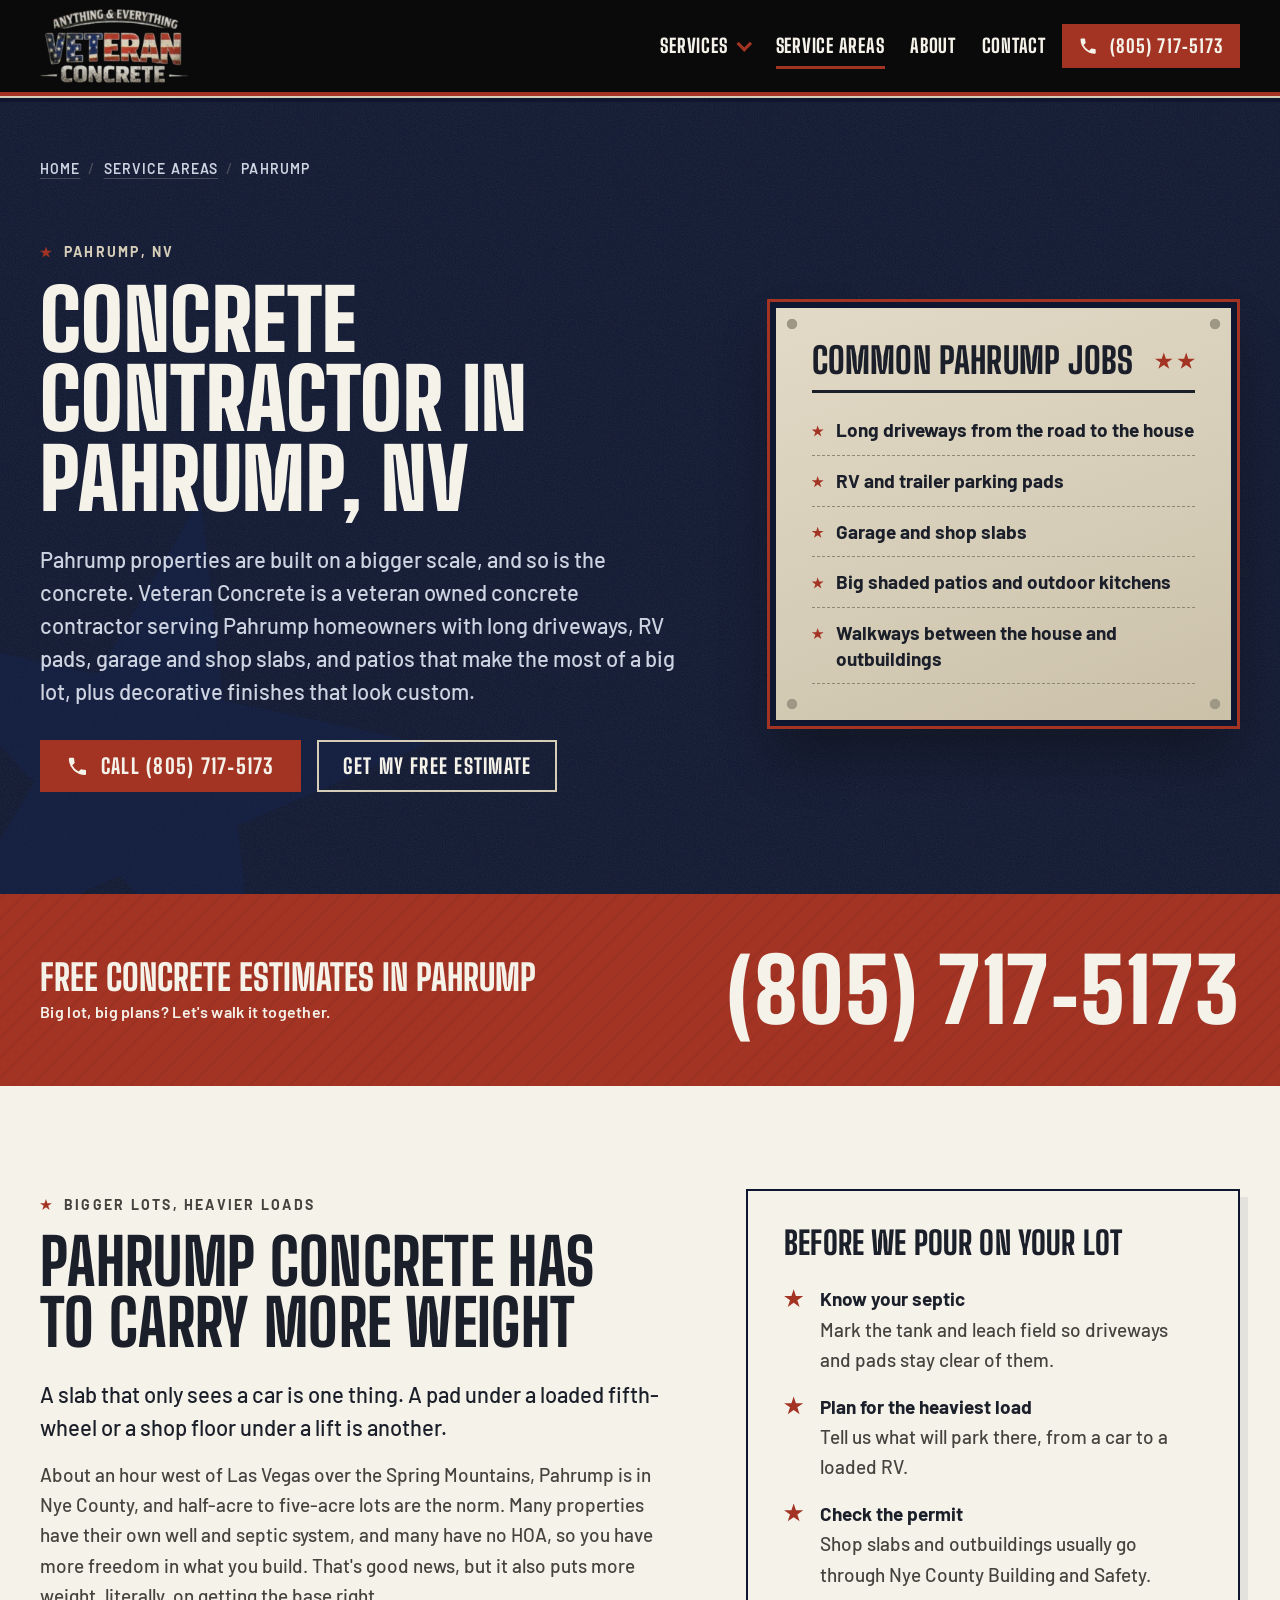
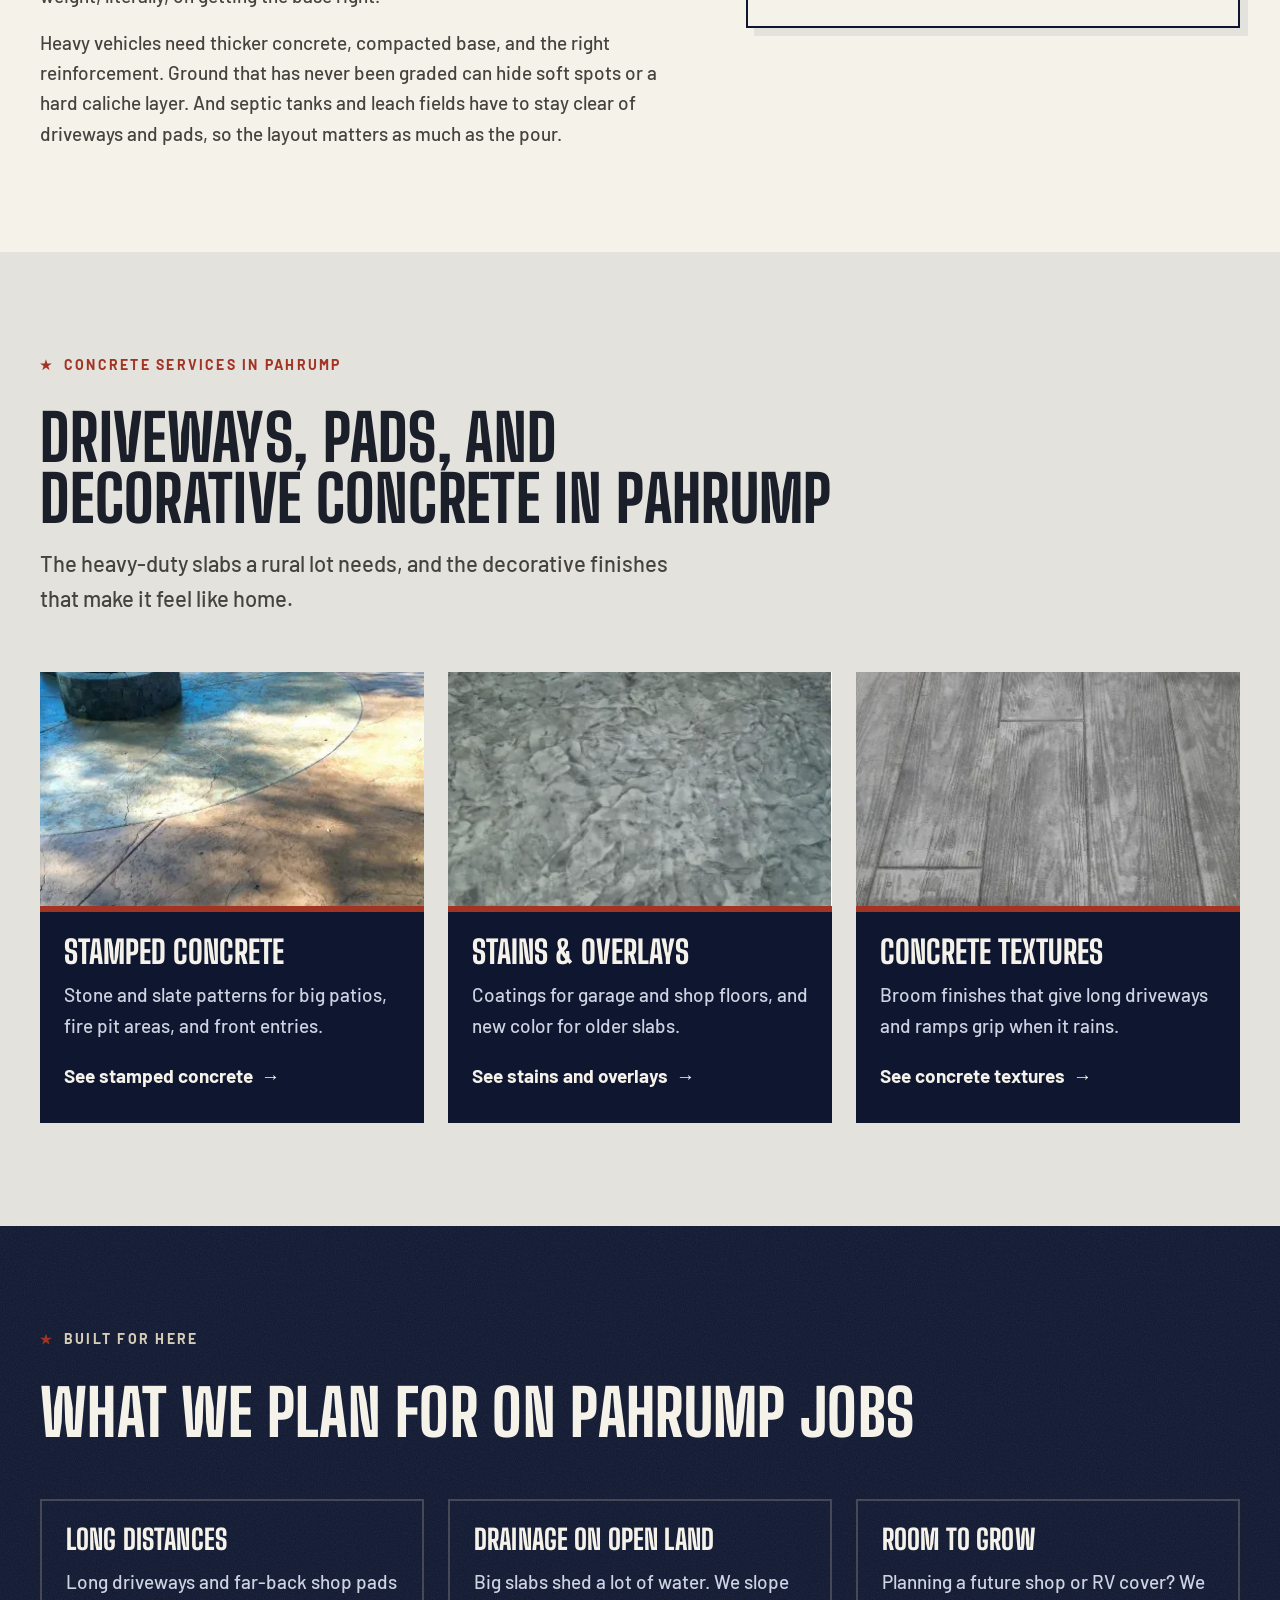
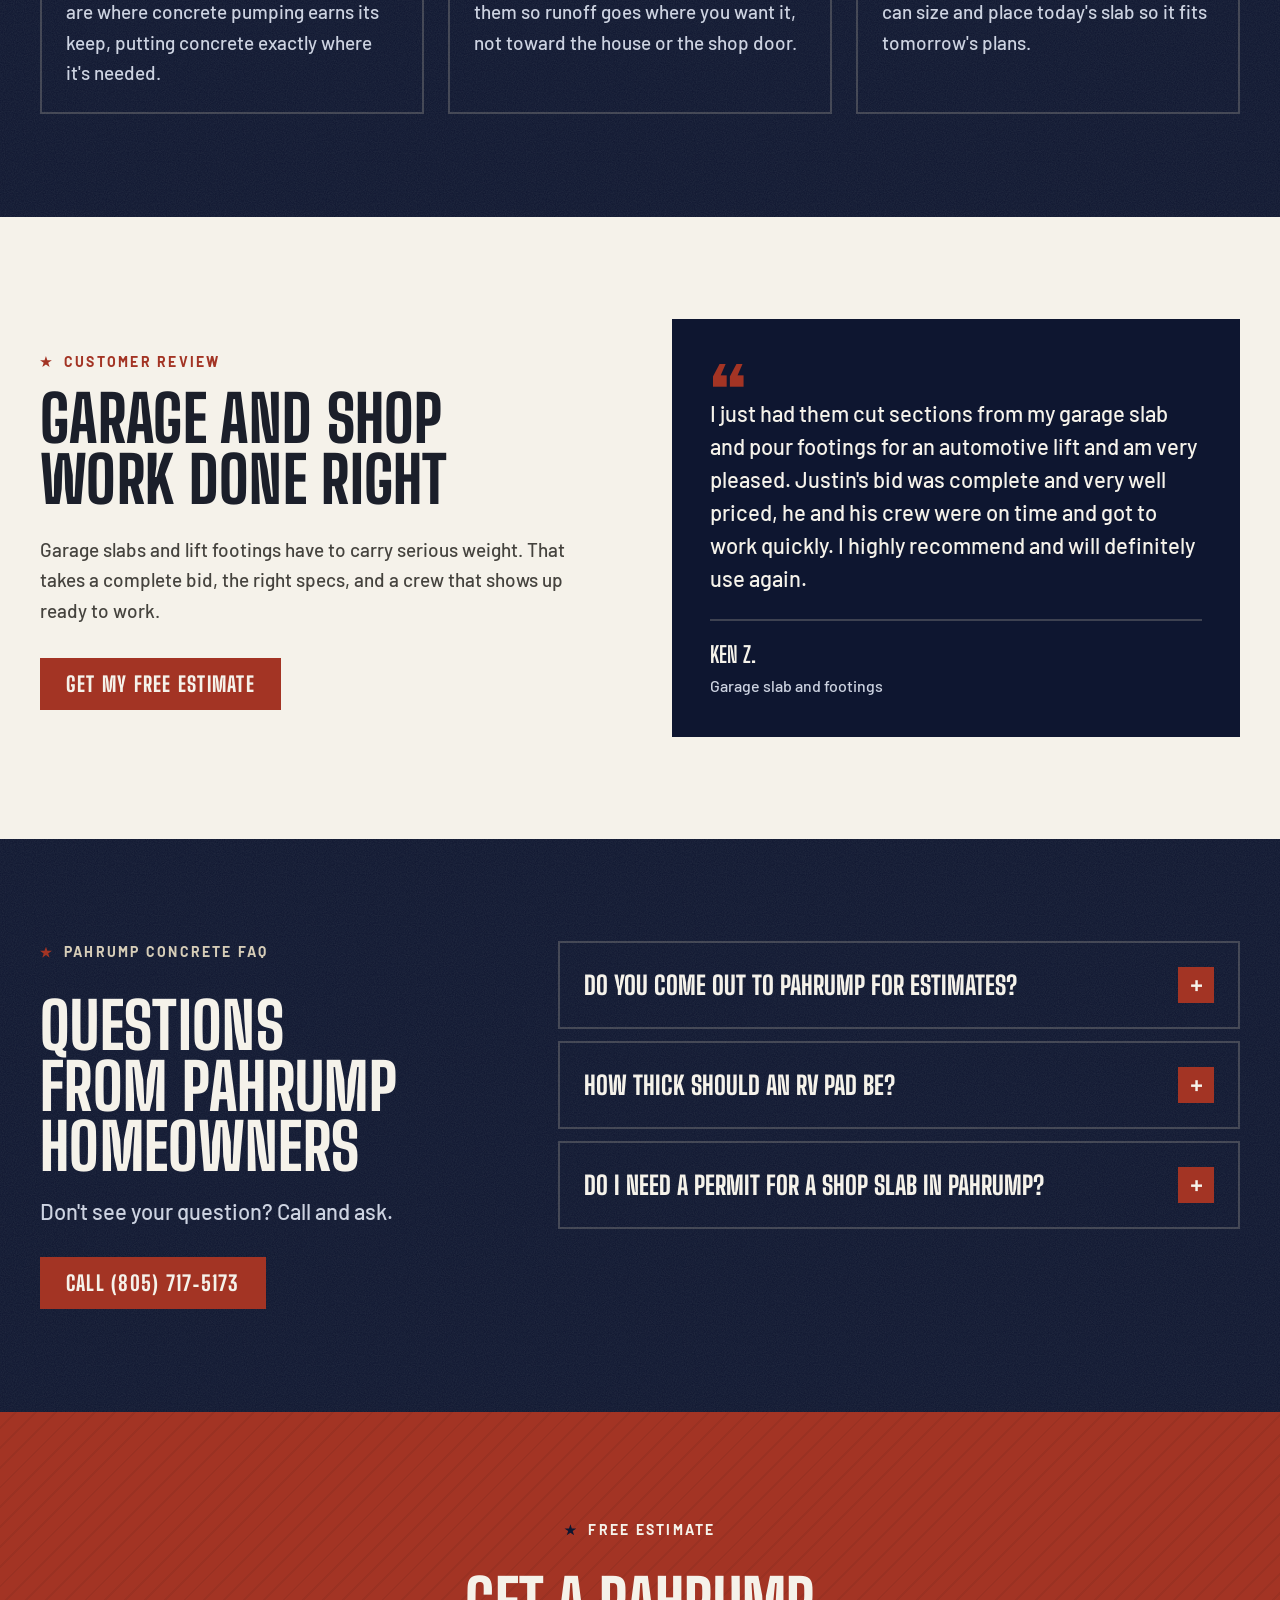
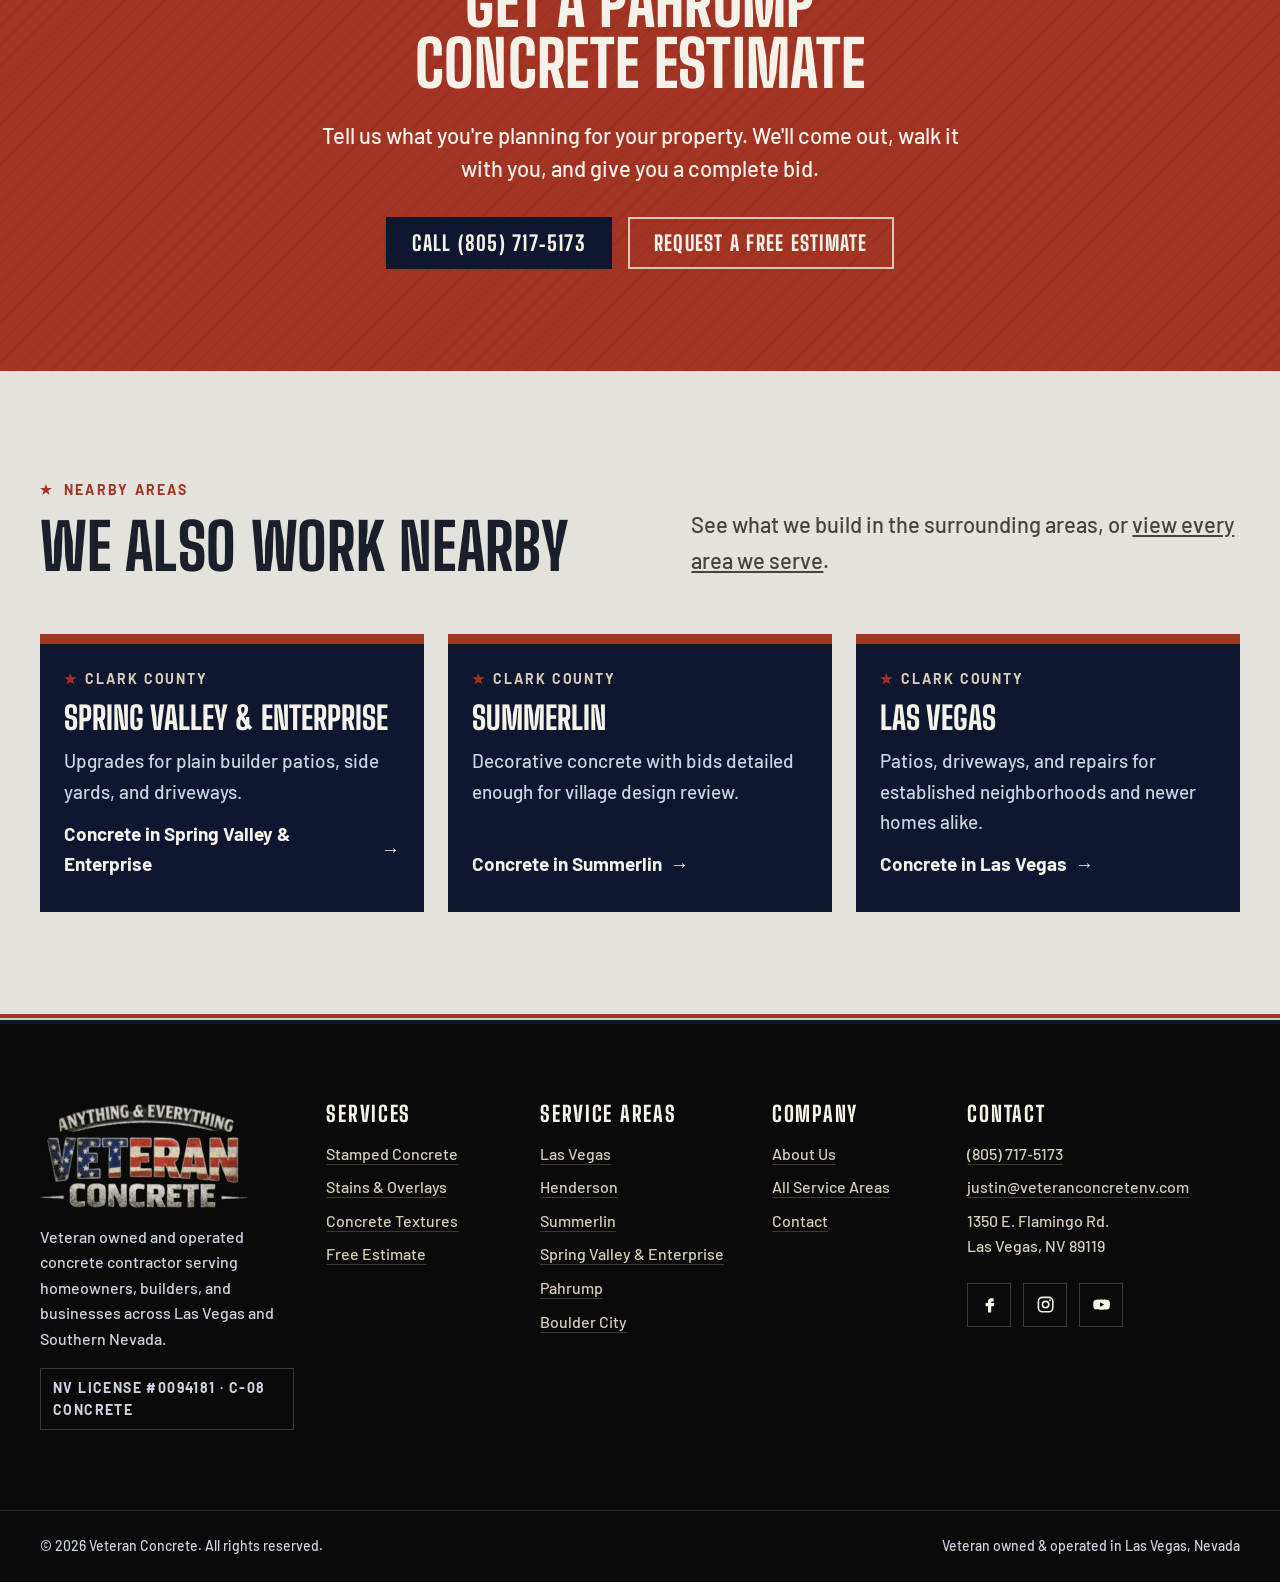
<file: locations/pahrump/index.html>
<!doctype html>
<html lang="en">
  <head>
    <meta charset="UTF-8" />
    <meta name="viewport" content="width=device-width, initial-scale=1.0" />
    <title>Concrete Contractor Pahrump, NV | Veteran Concrete</title>
    <meta
      name="description"
      content="Driveways, RV pads, shop slabs, patios, and decorative concrete for Pahrump properties. Veteran owned, NV License #0094181. Free estimates."
    />
    <link rel="canonical" href="https://www.veteranconcretenv.com/locations/pahrump/" />

    <meta property="og:type" content="website" />
    <meta property="og:site_name" content="Veteran Concrete" />
    <meta property="og:title" content="Concrete Contractor Pahrump, NV | Veteran Concrete" />
    <meta
      property="og:description"
      content="Driveways, RV pads, shop slabs, patios, and decorative concrete for Pahrump properties. Veteran owned, NV License #0094181. Free estimates."
    />
    <meta property="og:url" content="https://www.veteranconcretenv.com/locations/pahrump/" />
    <meta property="og:image" content="https://www.veteranconcretenv.com/images/og-default.png" />
    <meta property="og:image:width" content="1200" />
    <meta property="og:image:height" content="630" />
    <meta property="og:image:alt" content="Veteran Concrete logo in flag colors, Las Vegas concrete contractor, Nevada license 0094181" />
    <meta name="twitter:card" content="summary_large_image" />
    <meta name="twitter:title" content="Concrete Contractor Pahrump, NV | Veteran Concrete" />
    <meta
      name="twitter:description"
      content="Driveways, RV pads, shop slabs, patios, and decorative concrete for Pahrump properties. Veteran owned, NV License #0094181. Free estimates."
    />
    <meta name="twitter:image" content="https://www.veteranconcretenv.com/images/og-default.png" />

    <link rel="icon" href="/favicon.ico" sizes="any" />
    <link rel="icon" href="/favicon.svg" type="image/svg+xml" />
    <link rel="apple-touch-icon" href="/apple-touch-icon.png" />
    <link rel="manifest" href="/site.webmanifest" />
    <meta name="theme-color" content="#0a0a0a" />

    <link rel="preload" href="/fonts/big-shoulders-display-var.woff2" as="font" type="font/woff2" crossorigin />
    <link rel="preload" href="/fonts/barlow-500.woff2" as="font" type="font/woff2" crossorigin />
    <link rel="stylesheet" href="/css/tokens.css" />
    <link rel="stylesheet" href="/css/base.css" />
    <link rel="stylesheet" href="/css/components.css" />
    <link rel="stylesheet" href="/css/service.css" />
    <link rel="stylesheet" href="/css/pages.css" />
    <script src="/js/main.js" defer></script>

    <!-- Structured data: inline by spec (JSON-LD). -->
    <script type="application/ld+json">
      {
        "@context": "https://schema.org",
        "@graph": [
          {
            "@type": "WebPage",
            "@id": "https://www.veteranconcretenv.com/locations/pahrump/#webpage",
            "url": "https://www.veteranconcretenv.com/locations/pahrump/",
            "name": "Concrete Contractor Pahrump, NV | Veteran Concrete",
            "description": "Driveways, RV pads, shop slabs, patios, and decorative concrete for Pahrump properties. Veteran owned, NV License #0094181. Free estimates.",
            "isPartOf": {
              "@id": "https://www.veteranconcretenv.com/#website"
            },
            "about": {
              "@id": "https://www.veteranconcretenv.com/locations/pahrump/#service"
            },
            "breadcrumb": {
              "@id": "https://www.veteranconcretenv.com/locations/pahrump/#breadcrumb"
            }
          },
          {
            "@type": [
              "HomeAndConstructionBusiness",
              "Organization"
            ],
            "@id": "https://www.veteranconcretenv.com/#business",
            "name": "Veteran Concrete",
            "url": "https://www.veteranconcretenv.com/",
            "logo": "https://www.veteranconcretenv.com/images/veteran-concrete-logo.webp",
            "telephone": "+1-805-717-5173",
            "email": "justin@veteranconcretenv.com",
            "address": {
              "@type": "PostalAddress",
              "streetAddress": "1350 E. Flamingo Rd.",
              "addressLocality": "Las Vegas",
              "addressRegion": "NV",
              "postalCode": "89119",
              "addressCountry": "US"
            }
          },
          {
            "@type": "WebSite",
            "@id": "https://www.veteranconcretenv.com/#website",
            "url": "https://www.veteranconcretenv.com/",
            "name": "Veteran Concrete"
          },
          {
            "@type": "BreadcrumbList",
            "@id": "https://www.veteranconcretenv.com/locations/pahrump/#breadcrumb",
            "itemListElement": [
              {
                "@type": "ListItem",
                "position": 1,
                "name": "Home",
                "item": "https://www.veteranconcretenv.com/"
              },
              {
                "@type": "ListItem",
                "position": 2,
                "name": "Service Areas",
                "item": "https://www.veteranconcretenv.com/locations/"
              },
              {
                "@type": "ListItem",
                "position": 3,
                "name": "Pahrump",
                "item": "https://www.veteranconcretenv.com/locations/pahrump/"
              }
            ]
          },
          {
            "@type": "Service",
            "@id": "https://www.veteranconcretenv.com/locations/pahrump/#service",
            "name": "Concrete contractor in Pahrump",
            "serviceType": "Stamped concrete, concrete overlays and staining, decorative textures, driveways, patios, and concrete repair",
            "provider": {
              "@id": "https://www.veteranconcretenv.com/#business"
            },
            "areaServed": {
              "@type": "City",
              "name": "Pahrump",
              "containedInPlace": {
                "@type": "AdministrativeArea",
                "name": "Nye County, Nevada"
              }
            },
            "url": "https://www.veteranconcretenv.com/locations/pahrump/"
          },
          {
            "@type": "FAQPage",
            "@id": "https://www.veteranconcretenv.com/locations/pahrump/#faq",
            "mainEntity": [
              {
                "@type": "Question",
                "name": "Do you come out to Pahrump for estimates?",
                "acceptedAnswer": {
                  "@type": "Answer",
                  "text": "Yes. Pahrump is one of our service areas, and estimates are free. Call or send the form with your address and we'll set a time to walk the property with you."
                }
              },
              {
                "@type": "Question",
                "name": "How thick should an RV pad be?",
                "acceptedAnswer": {
                  "@type": "Answer",
                  "text": "Thicker than a standard driveway, with compacted base and reinforcement sized for the load. The right answer depends on the RV's weight and your soil, so we spec it at the estimate rather than guessing."
                }
              },
              {
                "@type": "Question",
                "name": "Do I need a permit for a shop slab in Pahrump?",
                "acceptedAnswer": {
                  "@type": "Answer",
                  "text": "A slab for a garage, shop, or other building usually goes through Nye County Building and Safety along with the structure. Replacing an existing driveway in the same footprint generally doesn't. We'll help you sort out what applies."
                }
              }
            ]
          }
        ]
      }
    </script>
  </head>
  <body>
    <a class="skip-link" href="#main">Skip to content</a>

    <header class="site-header">
      <div class="site-header__inner wrap">
        <a class="brand" href="/">
          <img src="/images/veteran-concrete-logo.webp" width="400" height="199" alt="Veteran Concrete home" />
        </a>
        <nav id="primary-nav" class="primary-nav" aria-label="Primary">
          <ul>
            <li class="nav-sub">
              <button type="button" class="nav-sub__toggle" aria-expanded="false" aria-controls="nav-services">
                Services<span class="nav-sub__caret" aria-hidden="true"></span>
              </button>
              <ul id="nav-services" class="nav-sub__menu">
                <li><a href="/services/stamped-concrete/">Stamped Concrete</a></li>
                <li><a href="/services/stains-overlays/">Stains &amp; Overlays</a></li>
                <li><a href="/services/concrete-textures/">Concrete Textures</a></li>
              </ul>
            </li>
            <li><a href="/locations/" aria-current="page">Service Areas</a></li>
            <li><a href="/about/">About</a></li>
            <li><a href="/contact/">Contact</a></li>
          </ul>
        </nav>
        <div class="header-actions">
          <a class="btn btn--red header-call" href="tel:+18057175173" aria-label="Call Veteran Concrete at (805) 717-5173">
            <svg viewBox="0 0 24 24" aria-hidden="true" focusable="false"><path fill="currentColor" d="M6.6 10.8a15.1 15.1 0 0 0 6.6 6.6l2.2-2.2a1 1 0 0 1 1-.25c1.1.37 2.3.57 3.6.57a1 1 0 0 1 1 1V20a1 1 0 0 1-1 1A17 17 0 0 1 3 4a1 1 0 0 1 1-1h3.5a1 1 0 0 1 1 1c0 1.25.2 2.45.57 3.57a1 1 0 0 1-.25 1z" /></svg>
            <span class="header-call__label">Call</span>
            <span class="header-call__number">(805)&nbsp;717&#8209;5173</span>
          </a>
          <button type="button" class="nav-toggle" aria-expanded="false" aria-controls="primary-nav">
            <span class="nav-toggle__bars" aria-hidden="true"></span>
            Menu
          </button>
        </div>
      </div>
      <div class="flag-rule"></div>
    </header>

    <main id="main">
      <!-- HERO -->
      <section class="svc-hero section--ink" aria-labelledby="hero-title">
        <div class="wrap">
          <nav class="breadcrumbs" aria-label="Breadcrumb">
            <ol>
              <li><a href="/">Home</a></li>
              <li><a href="/locations/">Service Areas</a></li>
              <li><span aria-current="page">Pahrump</span></li>
            </ol>
          </nav>
          <div class="svc-hero__grid">
            <div>
              <p class="eyebrow">Pahrump, NV</p>
              <h1 id="hero-title">Concrete contractor in Pahrump, NV</h1>
              <p class="lead">
                Pahrump properties are built on a bigger scale, and so is the concrete. Veteran Concrete is a veteran owned concrete
                contractor serving Pahrump homeowners with long driveways, RV pads, garage and shop slabs, and patios that make the most of
                a big lot, plus decorative finishes that look custom.
              </p>
              <div class="btn-row">
                <a class="btn btn--red" href="tel:+18057175173">
                  <svg viewBox="0 0 24 24" aria-hidden="true" focusable="false"><path fill="currentColor" d="M6.6 10.8a15.1 15.1 0 0 0 6.6 6.6l2.2-2.2a1 1 0 0 1 1-.25c1.1.37 2.3.57 3.6.57a1 1 0 0 1 1 1V20a1 1 0 0 1-1 1A17 17 0 0 1 3 4a1 1 0 0 1 1-1h3.5a1 1 0 0 1 1 1c0 1.25.2 2.45.57 3.57a1 1 0 0 1-.25 1z" /></svg>
                  Call&nbsp;(805)&nbsp;717&#8209;5173
                </a>
                <a class="btn btn--ghost" href="/contact/">Get My Free Estimate</a>
              </div>
            </div>
            <aside class="plate" aria-labelledby="jobs-title">
              <div class="plate__head">
                <h2 id="jobs-title" class="plate__title">Common Pahrump jobs</h2>
                <span class="plate__stars" aria-hidden="true"></span>
              </div>
              <ul class="job-list">
                <li>Long driveways from the road to the house</li>
                <li>RV and trailer parking pads</li>
                <li>Garage and shop slabs</li>
                <li>Big shaded patios and outdoor kitchens</li>
                <li>Walkways between the house and outbuildings</li>
              </ul>
            </aside>
          </div>
        </div>
      </section>

      <!-- PHONE BAND -->
      <section class="phone-band" aria-label="Call for a free estimate">
        <div class="phone-band__inner wrap">
          <p class="phone-band__label">
            Free concrete estimates in Pahrump
            <span>Big lot, big plans? Let's walk it together.</span>
          </p>
          <a class="phone-band__number" href="tel:+18057175173">(805)&nbsp;717&#8209;5173</a>
        </div>
      </section>

      <!-- PROBLEM -->
      <section class="section section--paper on-light" aria-labelledby="problem-title">
        <div class="wrap split">
          <div class="split__main">
            <p class="eyebrow">Bigger lots, heavier loads</p>
            <h2 id="problem-title">Pahrump concrete has to carry more weight</h2>
            <p class="lead">
              A slab that only sees a car is one thing. A pad under a loaded fifth-wheel or a shop floor under a lift is another.
            </p>
            <p>
              About an hour west of Las Vegas over the Spring Mountains, Pahrump is in Nye County, and half-acre to five-acre lots are the
              norm. Many properties have their own well and septic system, and many have no HOA, so you have more freedom in what you
              build. That's good news, but it also puts more weight, literally, on getting the base right.
            </p>
            <p>
              Heavy vehicles need thicker concrete, compacted base, and the right reinforcement. Ground that has never been graded can hide
              soft spots or a hard caliche layer. And septic tanks and leach fields have to stay clear of driveways and pads, so the layout
              matters as much as the pour.
            </p>
          </div>
          <aside class="aside-box" aria-labelledby="check-title">
            <h3 id="check-title">Before we pour on your lot</h3>
            <ul class="checklist">
              <li><strong>Know your septic</strong><span>Mark the tank and leach field so driveways and pads stay clear of them.</span></li>
              <li><strong>Plan for the heaviest load</strong><span>Tell us what will park there, from a car to a loaded RV.</span></li>
              <li><strong>Check the permit</strong><span>Shop slabs and outbuildings usually go through Nye County Building and Safety.</span></li>
            </ul>
          </aside>
        </div>
      </section>

      <!-- SERVICES -->
      <section class="section section--slab on-light" aria-labelledby="services-title">
        <div class="wrap">
          <div class="section-head">
            <p class="eyebrow">Concrete services in Pahrump</p>
            <h2 id="services-title">Driveways, pads, and decorative concrete in Pahrump</h2>
            <p>The heavy-duty slabs a rural lot needs, and the decorative finishes that make it feel like home.</p>
          </div>
          <ul class="service-grid">
            <li data-reveal>
              <a class="service-card" href="/services/stamped-concrete/">
                <img src="/images/stamped-concrete-fire-pit-patio.webp" width="380" height="240" loading="lazy" alt="Stamped concrete patio with a curved border around a stone fire pit" />
                <span class="service-card__body">
                  <span class="service-card__title">Stamped Concrete</span>
                  <span class="service-card__text">Stone and slate patterns for big patios, fire pit areas, and front entries.</span>
                  <span class="service-card__more">See stamped concrete</span>
                </span>
              </a>
            </li>
            <li data-reveal>
              <a class="service-card" href="/services/stains-overlays/">
                <img src="/images/stamped-stone-texture-concrete.webp" width="373" height="236" loading="lazy" alt="Close-up of a gray concrete overlay with a natural stone texture" />
                <span class="service-card__body">
                  <span class="service-card__title">Stains &amp; Overlays</span>
                  <span class="service-card__text">Coatings for garage and shop floors, and new color for older slabs.</span>
                  <span class="service-card__more">See stains and overlays</span>
                </span>
              </a>
            </li>
            <li data-reveal>
              <a class="service-card" href="/services/concrete-textures/">
                <img src="/images/wood-plank-stamped-concrete.webp" width="372" height="238" loading="lazy" alt="Concrete finished with a realistic wood plank texture and grain" />
                <span class="service-card__body">
                  <span class="service-card__title">Concrete Textures</span>
                  <span class="service-card__text">Broom finishes that give long driveways and ramps grip when it rains.</span>
                  <span class="service-card__more">See concrete textures</span>
                </span>
              </a>
            </li>
          </ul>
        </div>
      </section>

      <!-- LOCAL -->
      <section class="section section--ink" aria-labelledby="local-title">
        <div class="wrap">
          <div class="section-head">
            <p class="eyebrow">Built for here</p>
            <h2 id="local-title">What we plan for on Pahrump jobs</h2>
          </div>
          <ul class="vegas">
            <li data-reveal>
              <h3>Long distances</h3>
              <p>Long driveways and far-back shop pads are where concrete pumping earns its keep, putting concrete exactly where it's needed.</p>
            </li>
            <li data-reveal>
              <h3>Drainage on open land</h3>
              <p>Big slabs shed a lot of water. We slope them so runoff goes where you want it, not toward the house or the shop door.</p>
            </li>
            <li data-reveal>
              <h3>Room to grow</h3>
              <p>Planning a future shop or RV cover? We can size and place today's slab so it fits tomorrow's plans.</p>
            </li>
          </ul>
        </div>
      </section>

      <!-- PROOF -->
      <section class="section section--paper on-light" aria-labelledby="proof-title">
        <div class="wrap proof">
          <div class="proof__copy">
            <p class="eyebrow">Customer review</p>
            <h2 id="proof-title">Garage and shop work done right</h2>
            <p>
              Garage slabs and lift footings have to carry serious weight. That takes a complete bid, the right specs, and a crew that shows
              up ready to work.
            </p>
            <a class="btn btn--red" href="/contact/">Get My Free Estimate</a>
          </div>
          <figure class="review review--feature" data-reveal>
            <blockquote>
              <p>
                I just had them cut sections from my garage slab and pour footings for an automotive lift and am very pleased. Justin's bid
                was complete and very well priced, he and his crew were on time and got to work quickly. I highly recommend and will
                definitely use again.
              </p>
            </blockquote>
            <figcaption><strong>Ken Z.</strong> Garage slab and footings</figcaption>
          </figure>
        </div>
      </section>

      <!-- FAQ -->
      <section class="section section--ink" aria-labelledby="faq-title">
        <div class="wrap faq-layout">
          <div class="section-head">
            <p class="eyebrow">Pahrump concrete FAQ</p>
            <h2 id="faq-title">Questions from Pahrump homeowners</h2>
            <p>Don't see your question? Call and ask.</p>
            <a class="btn btn--red faq-layout__call" href="tel:+18057175173">Call&nbsp;(805)&nbsp;717&#8209;5173</a>
          </div>
          <div class="faq">
            <details>
              <summary>Do you come out to Pahrump for estimates?</summary>
              <div class="faq__answer">
                <p>
                  Yes. Pahrump is one of our service areas, and estimates are free. Call or send the form with your address and we'll set a
                  time to walk the property with you.
                </p>
              </div>
            </details>
            <details>
              <summary>How thick should an RV pad be?</summary>
              <div class="faq__answer">
                <p>
                  Thicker than a standard driveway, with compacted base and reinforcement sized for the load. The right answer depends on
                  the RV's weight and your soil, so we spec it at the estimate rather than guessing.
                </p>
              </div>
            </details>
            <details>
              <summary>Do I need a permit for a shop slab in Pahrump?</summary>
              <div class="faq__answer">
                <p>
                  A slab for a garage, shop, or other building usually goes through Nye County Building and Safety along with the structure.
                  Replacing an existing driveway in the same footprint generally doesn't. We'll help you sort out what applies.
                </p>
              </div>
            </details>
          </div>
        </div>
      </section>

      <!-- CTA -->
      <section class="section section--red final-cta" aria-labelledby="cta-title">
        <div class="wrap">
          <p class="eyebrow">Free estimate</p>
          <h2 id="cta-title">Get a Pahrump concrete estimate</h2>
          <p class="lead">Tell us what you're planning for your property. We'll come out, walk it with you, and give you a complete bid.</p>
          <div class="btn-row">
            <a class="btn btn--red" href="tel:+18057175173">Call&nbsp;(805)&nbsp;717&#8209;5173</a>
            <a class="btn btn--ghost" href="/contact/">Request a Free Estimate</a>
          </div>
        </div>
      </section>

      <!-- NEARBY AREAS -->
      <section class="section section--slab on-light" aria-labelledby="nearby-title">
        <div class="wrap">
          <div class="section-head section-head--split">
            <div>
              <p class="eyebrow">Nearby areas</p>
              <h2 id="nearby-title">We also work nearby</h2>
            </div>
            <p>See what we build in the surrounding areas, or <a href="/locations/">view every area we serve</a>.</p>
          </div>
          <ul class="area-grid">
            <li data-reveal>
              <a class="area-card" href="/locations/spring-valley-enterprise/">
                <span class="area-card__county">Clark County</span>
                <span class="area-card__title">Spring Valley &amp; Enterprise</span>
                <span class="area-card__text">Upgrades for plain builder patios, side yards, and driveways.</span>
                <span class="area-card__more">Concrete in Spring Valley &amp; Enterprise</span>
              </a>
            </li>
            <li data-reveal>
              <a class="area-card" href="/locations/summerlin/">
                <span class="area-card__county">Clark County</span>
                <span class="area-card__title">Summerlin</span>
                <span class="area-card__text">Decorative concrete with bids detailed enough for village design review.</span>
                <span class="area-card__more">Concrete in Summerlin</span>
              </a>
            </li>
            <li data-reveal>
              <a class="area-card" href="/locations/las-vegas/">
                <span class="area-card__county">Clark County</span>
                <span class="area-card__title">Las Vegas</span>
                <span class="area-card__text">Patios, driveways, and repairs for established neighborhoods and newer homes alike.</span>
                <span class="area-card__more">Concrete in Las Vegas</span>
              </a>
            </li>
          </ul>
        </div>
      </section>
    </main>

    <footer class="site-footer">
      <div class="flag-rule"></div>
      <div class="site-footer__grid wrap">
        <div class="site-footer__brand">
          <img src="/images/veteran-concrete-logo.webp" width="400" height="199" loading="lazy" alt="Veteran Concrete" />
          <p>Veteran owned and operated concrete contractor serving homeowners, builders, and businesses across Las Vegas and Southern Nevada.</p>
          <p class="license-plate">NV License #0094181 &middot; C-08 Concrete</p>
        </div>
        <div>
          <h2>Services</h2>
          <ul>
            <li><a href="/services/stamped-concrete/">Stamped Concrete</a></li>
            <li><a href="/services/stains-overlays/">Stains &amp; Overlays</a></li>
            <li><a href="/services/concrete-textures/">Concrete Textures</a></li>
            <li><a href="/contact/">Free Estimate</a></li>
          </ul>
        </div>
        <div>
          <h2>Service Areas</h2>
          <ul>
            <li><a href="/locations/las-vegas/">Las Vegas</a></li>
            <li><a href="/locations/henderson/">Henderson</a></li>
            <li><a href="/locations/summerlin/">Summerlin</a></li>
            <li><a href="/locations/spring-valley-enterprise/">Spring Valley &amp; Enterprise</a></li>
            <li><a href="/locations/pahrump/">Pahrump</a></li>
            <li><a href="/locations/boulder-city/">Boulder City</a></li>
          </ul>
        </div>
        <div>
          <h2>Company</h2>
          <ul>
            <li><a href="/about/">About Us</a></li>
            <li><a href="/locations/">All Service Areas</a></li>
            <li><a href="/contact/">Contact</a></li>
          </ul>
        </div>
        <div>
          <h2>Contact</h2>
          <address>
            <a href="tel:+18057175173">(805)&nbsp;717&#8209;5173</a>
            <a href="mailto:justin@veteranconcretenv.com">justin@veteranconcretenv.com</a>
            <span>1350 E. Flamingo Rd.<br />Las Vegas, NV 89119</span>
          </address>
          <div class="social">
            <a href="https://www.facebook.com/jitconcrete" aria-label="Veteran Concrete on Facebook">
              <svg viewBox="0 0 24 24" aria-hidden="true" focusable="false"><path fill="currentColor" d="M14 8h3V4h-3c-2.8 0-4 1.7-4 4.3V10H7v4h3v8h4v-8h3l1-4h-4V8.6c0-.4.3-.6.6-.6z" /></svg>
            </a>
            <a href="https://www.instagram.com/justintime_concrete_pumping" aria-label="Veteran Concrete on Instagram">
              <svg viewBox="0 0 24 24" aria-hidden="true" focusable="false"><rect x="3" y="3" width="18" height="18" rx="5" fill="none" stroke="currentColor" stroke-width="2" /><circle cx="12" cy="12" r="4" fill="none" stroke="currentColor" stroke-width="2" /><circle cx="17.5" cy="6.5" r="1.2" fill="currentColor" /></svg>
            </a>
            <a href="https://www.youtube.com/channel/UCADByEOtTZ2amgbom4W28Uw" aria-label="Veteran Concrete on YouTube">
              <svg viewBox="0 0 24 24" aria-hidden="true" focusable="false"><path fill="currentColor" d="M22 8.2a3 3 0 0 0-2.1-2.1C18 5.6 12 5.6 12 5.6s-6 0-7.9.5A3 3 0 0 0 2 8.2 31 31 0 0 0 1.6 12c0 1.3.1 2.6.4 3.8a3 3 0 0 0 2.1 2.1c1.9.5 7.9.5 7.9.5s6 0 7.9-.5a3 3 0 0 0 2.1-2.1c.3-1.2.4-2.5.4-3.8s-.1-2.6-.4-3.8zM10 15V9l5.2 3z" /></svg>
            </a>
          </div>
        </div>
      </div>
      <div class="site-footer__base">
        <div class="wrap">
          <p>&copy; 2026 Veteran Concrete. All rights reserved.</p>
          <p>Veteran owned &amp; operated in Las Vegas, Nevada</p>
        </div>
      </div>
    </footer>
  </body>
</html>
</file>
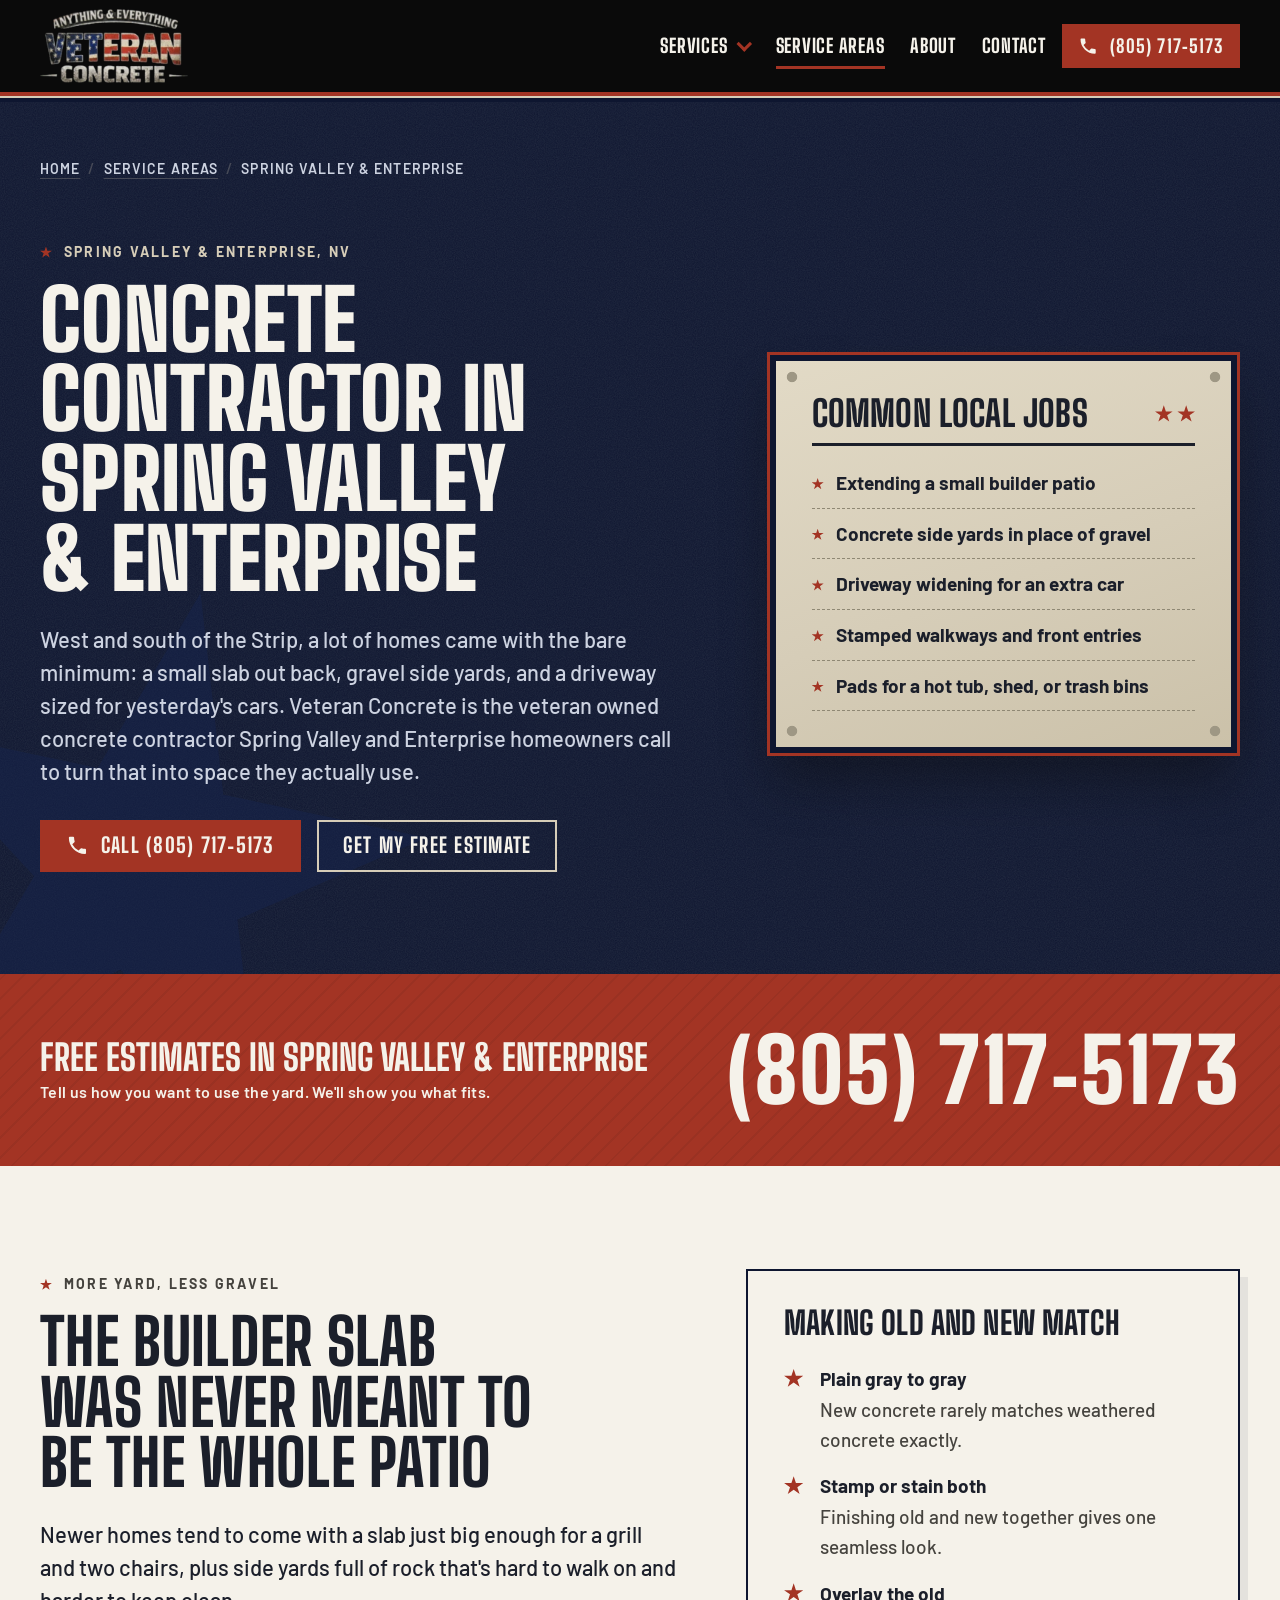
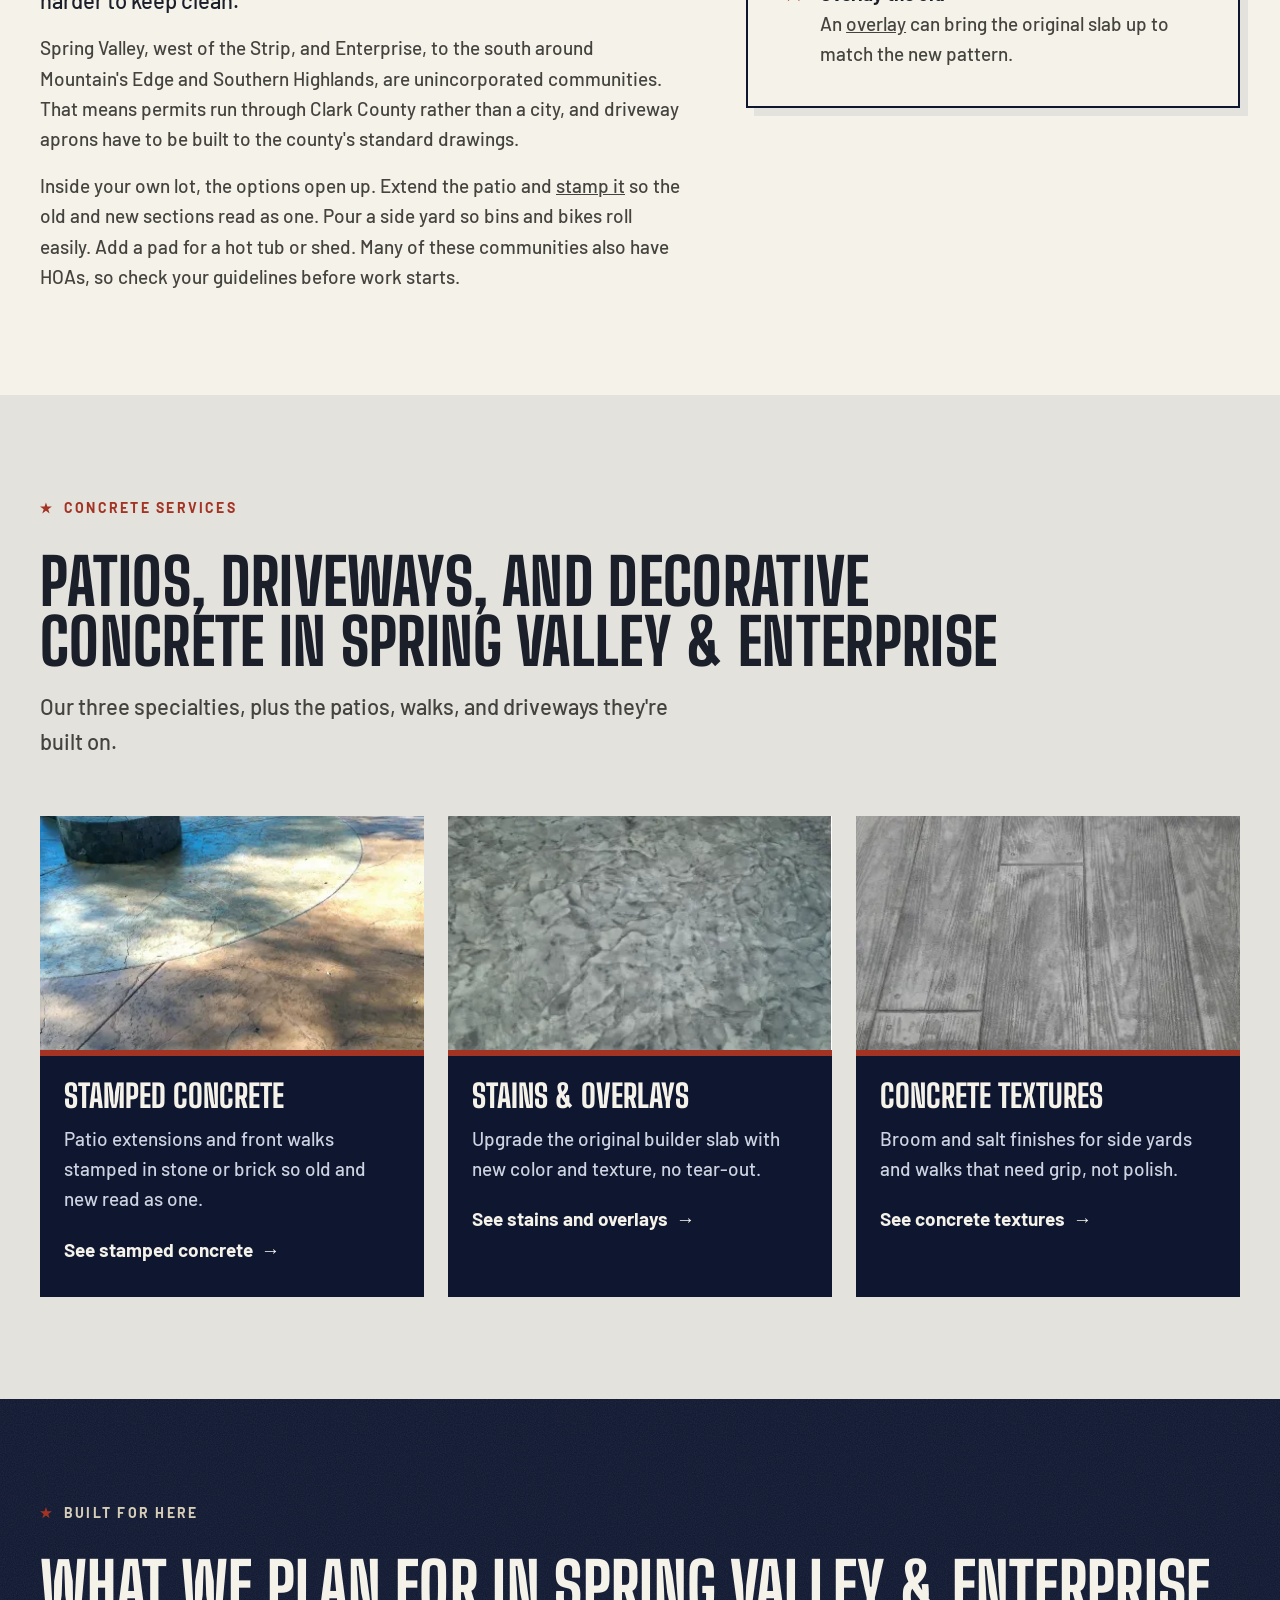
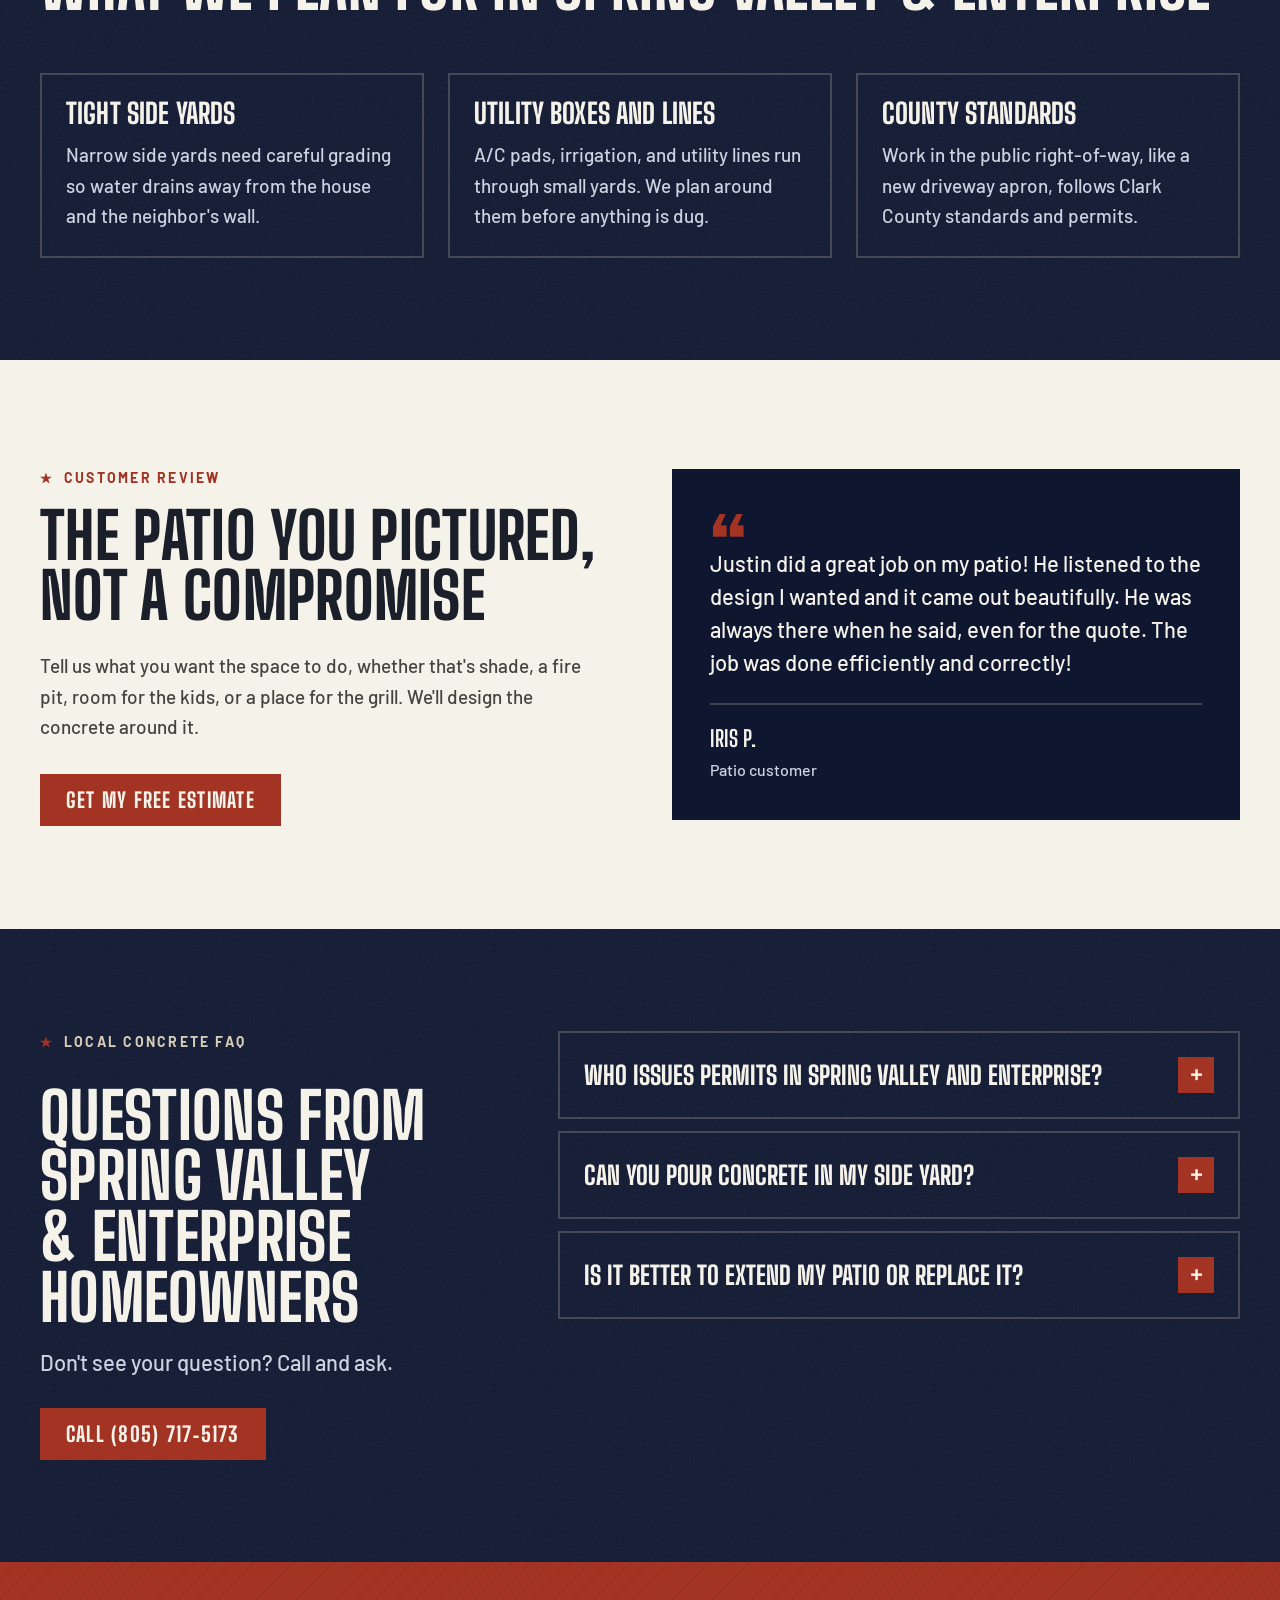
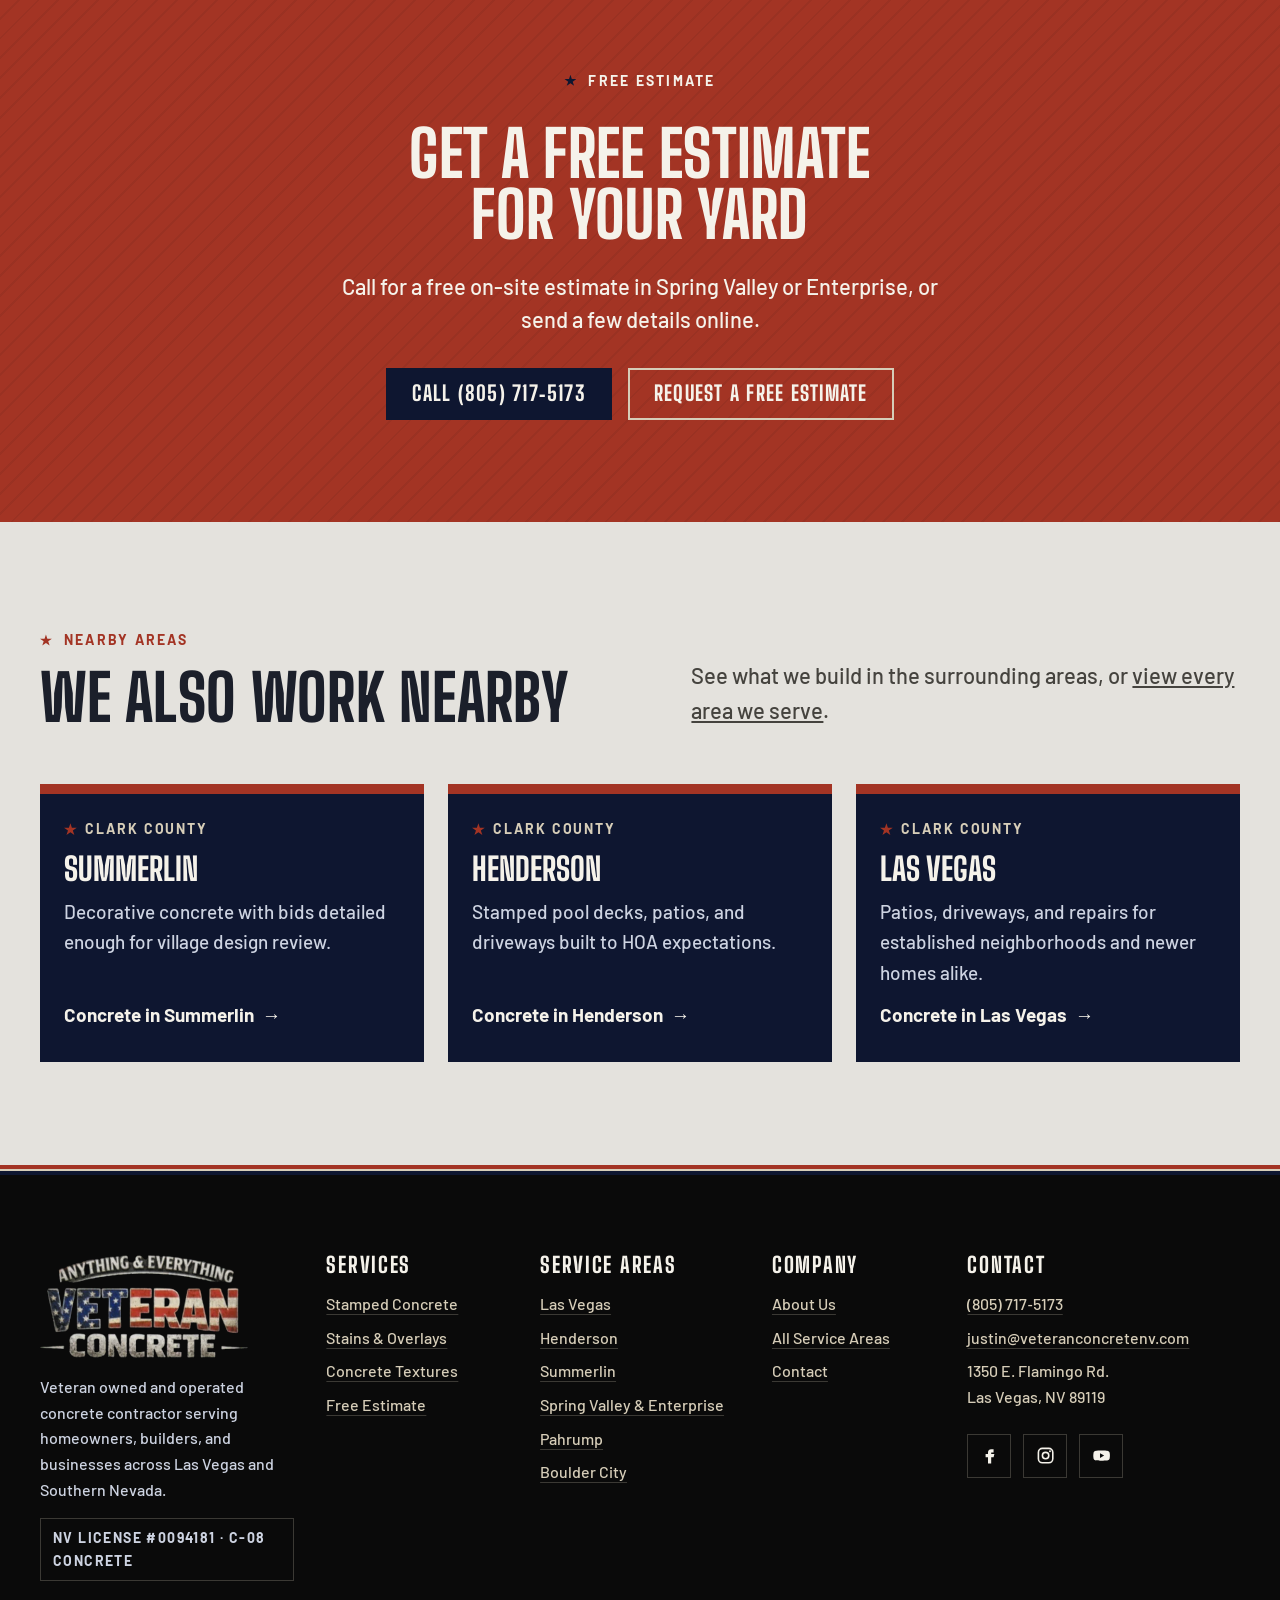
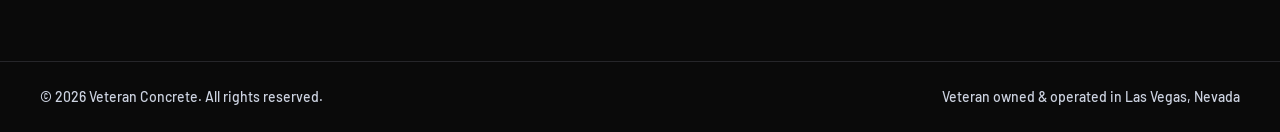
<file: locations/spring-valley-enterprise/index.html>
<!doctype html>
<html lang="en">
  <head>
    <meta charset="UTF-8" />
    <meta name="viewport" content="width=device-width, initial-scale=1.0" />
    <title>Concrete Contractor Spring Valley &amp; Enterprise | Veteran Concrete</title>
    <meta
      name="description"
      content="Patio extensions, stamped concrete, and driveway work in Spring Valley and Enterprise, NV. Veteran owned, NV License #0094181. Free estimates."
    />
    <link rel="canonical" href="https://www.veteranconcretenv.com/locations/spring-valley-enterprise/" />

    <meta property="og:type" content="website" />
    <meta property="og:site_name" content="Veteran Concrete" />
    <meta property="og:title" content="Concrete Contractor Spring Valley &amp; Enterprise | Veteran Concrete" />
    <meta
      property="og:description"
      content="Patio extensions, stamped concrete, and driveway work in Spring Valley and Enterprise, NV. Veteran owned, NV License #0094181. Free estimates."
    />
    <meta property="og:url" content="https://www.veteranconcretenv.com/locations/spring-valley-enterprise/" />
    <meta property="og:image" content="https://www.veteranconcretenv.com/images/og-default.png" />
    <meta property="og:image:width" content="1200" />
    <meta property="og:image:height" content="630" />
    <meta property="og:image:alt" content="Veteran Concrete logo in flag colors, Las Vegas concrete contractor, Nevada license 0094181" />
    <meta name="twitter:card" content="summary_large_image" />
    <meta name="twitter:title" content="Concrete Contractor Spring Valley &amp; Enterprise | Veteran Concrete" />
    <meta
      name="twitter:description"
      content="Patio extensions, stamped concrete, and driveway work in Spring Valley and Enterprise, NV. Veteran owned, NV License #0094181. Free estimates."
    />
    <meta name="twitter:image" content="https://www.veteranconcretenv.com/images/og-default.png" />

    <link rel="icon" href="/favicon.ico" sizes="any" />
    <link rel="icon" href="/favicon.svg" type="image/svg+xml" />
    <link rel="apple-touch-icon" href="/apple-touch-icon.png" />
    <link rel="manifest" href="/site.webmanifest" />
    <meta name="theme-color" content="#0a0a0a" />

    <link rel="preload" href="/fonts/big-shoulders-display-var.woff2" as="font" type="font/woff2" crossorigin />
    <link rel="preload" href="/fonts/barlow-500.woff2" as="font" type="font/woff2" crossorigin />
    <link rel="stylesheet" href="/css/tokens.css" />
    <link rel="stylesheet" href="/css/base.css" />
    <link rel="stylesheet" href="/css/components.css" />
    <link rel="stylesheet" href="/css/service.css" />
    <link rel="stylesheet" href="/css/pages.css" />
    <script src="/js/main.js" defer></script>

    <!-- Structured data: inline by spec (JSON-LD). -->
    <script type="application/ld+json">
      {
        "@context": "https://schema.org",
        "@graph": [
          {
            "@type": "WebPage",
            "@id": "https://www.veteranconcretenv.com/locations/spring-valley-enterprise/#webpage",
            "url": "https://www.veteranconcretenv.com/locations/spring-valley-enterprise/",
            "name": "Concrete Contractor Spring Valley & Enterprise | Veteran Concrete",
            "description": "Patio extensions, stamped concrete, and driveway work in Spring Valley and Enterprise, NV. Veteran owned, NV License #0094181. Free estimates.",
            "isPartOf": {
              "@id": "https://www.veteranconcretenv.com/#website"
            },
            "about": {
              "@id": "https://www.veteranconcretenv.com/locations/spring-valley-enterprise/#service"
            },
            "breadcrumb": {
              "@id": "https://www.veteranconcretenv.com/locations/spring-valley-enterprise/#breadcrumb"
            }
          },
          {
            "@type": [
              "HomeAndConstructionBusiness",
              "Organization"
            ],
            "@id": "https://www.veteranconcretenv.com/#business",
            "name": "Veteran Concrete",
            "url": "https://www.veteranconcretenv.com/",
            "logo": "https://www.veteranconcretenv.com/images/veteran-concrete-logo.webp",
            "telephone": "+1-805-717-5173",
            "email": "justin@veteranconcretenv.com",
            "address": {
              "@type": "PostalAddress",
              "streetAddress": "1350 E. Flamingo Rd.",
              "addressLocality": "Las Vegas",
              "addressRegion": "NV",
              "postalCode": "89119",
              "addressCountry": "US"
            }
          },
          {
            "@type": "WebSite",
            "@id": "https://www.veteranconcretenv.com/#website",
            "url": "https://www.veteranconcretenv.com/",
            "name": "Veteran Concrete"
          },
          {
            "@type": "BreadcrumbList",
            "@id": "https://www.veteranconcretenv.com/locations/spring-valley-enterprise/#breadcrumb",
            "itemListElement": [
              {
                "@type": "ListItem",
                "position": 1,
                "name": "Home",
                "item": "https://www.veteranconcretenv.com/"
              },
              {
                "@type": "ListItem",
                "position": 2,
                "name": "Service Areas",
                "item": "https://www.veteranconcretenv.com/locations/"
              },
              {
                "@type": "ListItem",
                "position": 3,
                "name": "Spring Valley & Enterprise",
                "item": "https://www.veteranconcretenv.com/locations/spring-valley-enterprise/"
              }
            ]
          },
          {
            "@type": "Service",
            "@id": "https://www.veteranconcretenv.com/locations/spring-valley-enterprise/#service",
            "name": "Concrete contractor in Spring Valley & Enterprise",
            "serviceType": "Stamped concrete, concrete overlays and staining, decorative textures, driveways, patios, and concrete repair",
            "provider": {
              "@id": "https://www.veteranconcretenv.com/#business"
            },
            "areaServed": {
              "@type": "City",
              "name": "Spring Valley & Enterprise",
              "containedInPlace": {
                "@type": "AdministrativeArea",
                "name": "Clark County, Nevada"
              }
            },
            "url": "https://www.veteranconcretenv.com/locations/spring-valley-enterprise/"
          },
          {
            "@type": "FAQPage",
            "@id": "https://www.veteranconcretenv.com/locations/spring-valley-enterprise/#faq",
            "mainEntity": [
              {
                "@type": "Question",
                "name": "Who issues permits in Spring Valley and Enterprise?",
                "acceptedAnswer": {
                  "@type": "Answer",
                  "text": "Both are unincorporated, so permits come from Clark County, not the City of Las Vegas. A ground-level patio often doesn't need one, but driveway widening and new curb cuts usually do. We'll go over what applies at the estimate."
                }
              },
              {
                "@type": "Question",
                "name": "Can you pour concrete in my side yard?",
                "acceptedAnswer": {
                  "@type": "Answer",
                  "text": "Yes. Side yards are a common upgrade. We slope the concrete so water drains away from the house and leave room for any utility access you need."
                }
              },
              {
                "@type": "Question",
                "name": "Is it better to extend my patio or replace it?",
                "acceptedAnswer": {
                  "@type": "Answer",
                  "text": "If the existing slab is sound, extending it and finishing both with a stamp, stain, or overlay is usually less work and less money than tearing it out. If it's cracked and moving, replacing it is the better choice."
                }
              }
            ]
          }
        ]
      }
    </script>
  </head>
  <body>
    <a class="skip-link" href="#main">Skip to content</a>

    <header class="site-header">
      <div class="site-header__inner wrap">
        <a class="brand" href="/">
          <img src="/images/veteran-concrete-logo.webp" width="400" height="199" alt="Veteran Concrete home" />
        </a>
        <nav id="primary-nav" class="primary-nav" aria-label="Primary">
          <ul>
            <li class="nav-sub">
              <button type="button" class="nav-sub__toggle" aria-expanded="false" aria-controls="nav-services">
                Services<span class="nav-sub__caret" aria-hidden="true"></span>
              </button>
              <ul id="nav-services" class="nav-sub__menu">
                <li><a href="/services/stamped-concrete/">Stamped Concrete</a></li>
                <li><a href="/services/stains-overlays/">Stains &amp; Overlays</a></li>
                <li><a href="/services/concrete-textures/">Concrete Textures</a></li>
              </ul>
            </li>
            <li><a href="/locations/" aria-current="page">Service Areas</a></li>
            <li><a href="/about/">About</a></li>
            <li><a href="/contact/">Contact</a></li>
          </ul>
        </nav>
        <div class="header-actions">
          <a class="btn btn--red header-call" href="tel:+18057175173" aria-label="Call Veteran Concrete at (805) 717-5173">
            <svg viewBox="0 0 24 24" aria-hidden="true" focusable="false"><path fill="currentColor" d="M6.6 10.8a15.1 15.1 0 0 0 6.6 6.6l2.2-2.2a1 1 0 0 1 1-.25c1.1.37 2.3.57 3.6.57a1 1 0 0 1 1 1V20a1 1 0 0 1-1 1A17 17 0 0 1 3 4a1 1 0 0 1 1-1h3.5a1 1 0 0 1 1 1c0 1.25.2 2.45.57 3.57a1 1 0 0 1-.25 1z" /></svg>
            <span class="header-call__label">Call</span>
            <span class="header-call__number">(805)&nbsp;717&#8209;5173</span>
          </a>
          <button type="button" class="nav-toggle" aria-expanded="false" aria-controls="primary-nav">
            <span class="nav-toggle__bars" aria-hidden="true"></span>
            Menu
          </button>
        </div>
      </div>
      <div class="flag-rule"></div>
    </header>

    <main id="main">
      <!-- HERO -->
      <section class="svc-hero section--ink" aria-labelledby="hero-title">
        <div class="wrap">
          <nav class="breadcrumbs" aria-label="Breadcrumb">
            <ol>
              <li><a href="/">Home</a></li>
              <li><a href="/locations/">Service Areas</a></li>
              <li><span aria-current="page">Spring Valley &amp; Enterprise</span></li>
            </ol>
          </nav>
          <div class="svc-hero__grid">
            <div>
              <p class="eyebrow">Spring Valley &amp; Enterprise, NV</p>
              <h1 id="hero-title">Concrete contractor in Spring Valley &amp; Enterprise</h1>
              <p class="lead">
                West and south of the Strip, a lot of homes came with the bare minimum: a small slab out back, gravel side yards, and a
                driveway sized for yesterday's cars. Veteran Concrete is the veteran owned concrete contractor Spring Valley and Enterprise
                homeowners call to turn that into space they actually use.
              </p>
              <div class="btn-row">
                <a class="btn btn--red" href="tel:+18057175173">
                  <svg viewBox="0 0 24 24" aria-hidden="true" focusable="false"><path fill="currentColor" d="M6.6 10.8a15.1 15.1 0 0 0 6.6 6.6l2.2-2.2a1 1 0 0 1 1-.25c1.1.37 2.3.57 3.6.57a1 1 0 0 1 1 1V20a1 1 0 0 1-1 1A17 17 0 0 1 3 4a1 1 0 0 1 1-1h3.5a1 1 0 0 1 1 1c0 1.25.2 2.45.57 3.57a1 1 0 0 1-.25 1z" /></svg>
                  Call&nbsp;(805)&nbsp;717&#8209;5173
                </a>
                <a class="btn btn--ghost" href="/contact/">Get My Free Estimate</a>
              </div>
            </div>
            <aside class="plate" aria-labelledby="jobs-title">
              <div class="plate__head">
                <h2 id="jobs-title" class="plate__title">Common local jobs</h2>
                <span class="plate__stars" aria-hidden="true"></span>
              </div>
              <ul class="job-list">
                <li>Extending a small builder patio</li>
                <li>Concrete side yards in place of gravel</li>
                <li>Driveway widening for an extra car</li>
                <li>Stamped walkways and front entries</li>
                <li>Pads for a hot tub, shed, or trash bins</li>
              </ul>
            </aside>
          </div>
        </div>
      </section>

      <!-- PHONE BAND -->
      <section class="phone-band" aria-label="Call for a free estimate">
        <div class="phone-band__inner wrap">
          <p class="phone-band__label">
            Free estimates in Spring Valley &amp; Enterprise
            <span>Tell us how you want to use the yard. We'll show you what fits.</span>
          </p>
          <a class="phone-band__number" href="tel:+18057175173">(805)&nbsp;717&#8209;5173</a>
        </div>
      </section>

      <!-- PROBLEM -->
      <section class="section section--paper on-light" aria-labelledby="problem-title">
        <div class="wrap split">
          <div class="split__main">
            <p class="eyebrow">More yard, less gravel</p>
            <h2 id="problem-title">The builder slab was never meant to be the whole patio</h2>
            <p class="lead">
              Newer homes tend to come with a slab just big enough for a grill and two chairs, plus side yards full of rock that's hard to
              walk on and harder to keep clean.
            </p>
            <p>
              Spring Valley, west of the Strip, and Enterprise, to the south around Mountain's Edge and Southern Highlands, are
              unincorporated communities. That means permits run through Clark County rather than a city, and driveway aprons have to be
              built to the county's standard drawings.
            </p>
            <p>
              Inside your own lot, the options open up. Extend the patio and <a href="/services/stamped-concrete/">stamp it</a> so the old
              and new sections read as one. Pour a side yard so bins and bikes roll easily. Add a pad for a hot tub or shed. Many of these
              communities also have HOAs, so check your guidelines before work starts.
            </p>
          </div>
          <aside class="aside-box" aria-labelledby="check-title">
            <h3 id="check-title">Making old and new match</h3>
            <ul class="checklist">
              <li><strong>Plain gray to gray</strong><span>New concrete rarely matches weathered concrete exactly.</span></li>
              <li><strong>Stamp or stain both</strong><span>Finishing old and new together gives one seamless look.</span></li>
              <li><strong>Overlay the old</strong><span>An <a href="/services/stains-overlays/">overlay</a> can bring the original slab up to match the new pattern.</span></li>
            </ul>
          </aside>
        </div>
      </section>

      <!-- SERVICES -->
      <section class="section section--slab on-light" aria-labelledby="services-title">
        <div class="wrap">
          <div class="section-head">
            <p class="eyebrow">Concrete services</p>
            <h2 id="services-title">Patios, driveways, and decorative concrete in Spring Valley &amp; Enterprise</h2>
            <p>Our three specialties, plus the patios, walks, and driveways they're built on.</p>
          </div>
          <ul class="service-grid">
            <li data-reveal>
              <a class="service-card" href="/services/stamped-concrete/">
                <img src="/images/stamped-concrete-fire-pit-patio.webp" width="380" height="240" loading="lazy" alt="Stamped concrete patio with a curved border around a stone fire pit" />
                <span class="service-card__body">
                  <span class="service-card__title">Stamped Concrete</span>
                  <span class="service-card__text">Patio extensions and front walks stamped in stone or brick so old and new read as one.</span>
                  <span class="service-card__more">See stamped concrete</span>
                </span>
              </a>
            </li>
            <li data-reveal>
              <a class="service-card" href="/services/stains-overlays/">
                <img src="/images/stamped-stone-texture-concrete.webp" width="373" height="236" loading="lazy" alt="Close-up of a gray concrete overlay with a natural stone texture" />
                <span class="service-card__body">
                  <span class="service-card__title">Stains &amp; Overlays</span>
                  <span class="service-card__text">Upgrade the original builder slab with new color and texture, no tear-out.</span>
                  <span class="service-card__more">See stains and overlays</span>
                </span>
              </a>
            </li>
            <li data-reveal>
              <a class="service-card" href="/services/concrete-textures/">
                <img src="/images/wood-plank-stamped-concrete.webp" width="372" height="238" loading="lazy" alt="Concrete finished with a realistic wood plank texture and grain" />
                <span class="service-card__body">
                  <span class="service-card__title">Concrete Textures</span>
                  <span class="service-card__text">Broom and salt finishes for side yards and walks that need grip, not polish.</span>
                  <span class="service-card__more">See concrete textures</span>
                </span>
              </a>
            </li>
          </ul>
        </div>
      </section>

      <!-- LOCAL -->
      <section class="section section--ink" aria-labelledby="local-title">
        <div class="wrap">
          <div class="section-head">
            <p class="eyebrow">Built for here</p>
            <h2 id="local-title">What we plan for in Spring Valley &amp; Enterprise</h2>
          </div>
          <ul class="vegas">
            <li data-reveal>
              <h3>Tight side yards</h3>
              <p>Narrow side yards need careful grading so water drains away from the house and the neighbor's wall.</p>
            </li>
            <li data-reveal>
              <h3>Utility boxes and lines</h3>
              <p>A/C pads, irrigation, and utility lines run through small yards. We plan around them before anything is dug.</p>
            </li>
            <li data-reveal>
              <h3>County standards</h3>
              <p>Work in the public right-of-way, like a new driveway apron, follows Clark County standards and permits.</p>
            </li>
          </ul>
        </div>
      </section>

      <!-- PROOF -->
      <section class="section section--paper on-light" aria-labelledby="proof-title">
        <div class="wrap proof">
          <div class="proof__copy">
            <p class="eyebrow">Customer review</p>
            <h2 id="proof-title">The patio you pictured, not a compromise</h2>
            <p>
              Tell us what you want the space to do, whether that's shade, a fire pit, room for the kids, or a place for the grill. We'll design
              the concrete around it.
            </p>
            <a class="btn btn--red" href="/contact/">Get My Free Estimate</a>
          </div>
          <figure class="review review--feature" data-reveal>
            <blockquote>
              <p>
                Justin did a great job on my patio! He listened to the design I wanted and it came out beautifully. He was always there when he
                said, even for the quote. The job was done efficiently and correctly!
              </p>
            </blockquote>
            <figcaption><strong>Iris P.</strong> Patio customer</figcaption>
          </figure>
        </div>
      </section>

      <!-- FAQ -->
      <section class="section section--ink" aria-labelledby="faq-title">
        <div class="wrap faq-layout">
          <div class="section-head">
            <p class="eyebrow">Local concrete FAQ</p>
            <h2 id="faq-title">Questions from Spring Valley &amp; Enterprise homeowners</h2>
            <p>Don't see your question? Call and ask.</p>
            <a class="btn btn--red faq-layout__call" href="tel:+18057175173">Call&nbsp;(805)&nbsp;717&#8209;5173</a>
          </div>
          <div class="faq">
            <details>
              <summary>Who issues permits in Spring Valley and Enterprise?</summary>
              <div class="faq__answer">
                <p>
                  Both are unincorporated, so permits come from Clark County, not the City of Las Vegas. A ground-level patio often
                  doesn't need one, but driveway widening and new curb cuts usually do. We'll go over what applies at the estimate.
                </p>
              </div>
            </details>
            <details>
              <summary>Can you pour concrete in my side yard?</summary>
              <div class="faq__answer">
                <p>
                  Yes. Side yards are a common upgrade. We slope the concrete so water drains away from the house and leave room for any
                  utility access you need.
                </p>
              </div>
            </details>
            <details>
              <summary>Is it better to extend my patio or replace it?</summary>
              <div class="faq__answer">
                <p>
                  If the existing slab is sound, extending it and finishing both with a stamp, stain, or overlay is usually less work and less
                  money than tearing it out. If it's cracked and moving, replacing it is the better choice.
                </p>
              </div>
            </details>
          </div>
        </div>
      </section>

      <!-- CTA -->
      <section class="section section--red final-cta" aria-labelledby="cta-title">
        <div class="wrap">
          <p class="eyebrow">Free estimate</p>
          <h2 id="cta-title">Get a free estimate for your yard</h2>
          <p class="lead">Call for a free on-site estimate in Spring Valley or Enterprise, or send a few details online.</p>
          <div class="btn-row">
            <a class="btn btn--red" href="tel:+18057175173">Call&nbsp;(805)&nbsp;717&#8209;5173</a>
            <a class="btn btn--ghost" href="/contact/">Request a Free Estimate</a>
          </div>
        </div>
      </section>

      <!-- NEARBY AREAS -->
      <section class="section section--slab on-light" aria-labelledby="nearby-title">
        <div class="wrap">
          <div class="section-head section-head--split">
            <div>
              <p class="eyebrow">Nearby areas</p>
              <h2 id="nearby-title">We also work nearby</h2>
            </div>
            <p>See what we build in the surrounding areas, or <a href="/locations/">view every area we serve</a>.</p>
          </div>
          <ul class="area-grid">
            <li data-reveal>
              <a class="area-card" href="/locations/summerlin/">
                <span class="area-card__county">Clark County</span>
                <span class="area-card__title">Summerlin</span>
                <span class="area-card__text">Decorative concrete with bids detailed enough for village design review.</span>
                <span class="area-card__more">Concrete in Summerlin</span>
              </a>
            </li>
            <li data-reveal>
              <a class="area-card" href="/locations/henderson/">
                <span class="area-card__county">Clark County</span>
                <span class="area-card__title">Henderson</span>
                <span class="area-card__text">Stamped pool decks, patios, and driveways built to HOA expectations.</span>
                <span class="area-card__more">Concrete in Henderson</span>
              </a>
            </li>
            <li data-reveal>
              <a class="area-card" href="/locations/las-vegas/">
                <span class="area-card__county">Clark County</span>
                <span class="area-card__title">Las Vegas</span>
                <span class="area-card__text">Patios, driveways, and repairs for established neighborhoods and newer homes alike.</span>
                <span class="area-card__more">Concrete in Las Vegas</span>
              </a>
            </li>
          </ul>
        </div>
      </section>
    </main>

    <footer class="site-footer">
      <div class="flag-rule"></div>
      <div class="site-footer__grid wrap">
        <div class="site-footer__brand">
          <img src="/images/veteran-concrete-logo.webp" width="400" height="199" loading="lazy" alt="Veteran Concrete" />
          <p>Veteran owned and operated concrete contractor serving homeowners, builders, and businesses across Las Vegas and Southern Nevada.</p>
          <p class="license-plate">NV License #0094181 &middot; C-08 Concrete</p>
        </div>
        <div>
          <h2>Services</h2>
          <ul>
            <li><a href="/services/stamped-concrete/">Stamped Concrete</a></li>
            <li><a href="/services/stains-overlays/">Stains &amp; Overlays</a></li>
            <li><a href="/services/concrete-textures/">Concrete Textures</a></li>
            <li><a href="/contact/">Free Estimate</a></li>
          </ul>
        </div>
        <div>
          <h2>Service Areas</h2>
          <ul>
            <li><a href="/locations/las-vegas/">Las Vegas</a></li>
            <li><a href="/locations/henderson/">Henderson</a></li>
            <li><a href="/locations/summerlin/">Summerlin</a></li>
            <li><a href="/locations/spring-valley-enterprise/">Spring Valley &amp; Enterprise</a></li>
            <li><a href="/locations/pahrump/">Pahrump</a></li>
            <li><a href="/locations/boulder-city/">Boulder City</a></li>
          </ul>
        </div>
        <div>
          <h2>Company</h2>
          <ul>
            <li><a href="/about/">About Us</a></li>
            <li><a href="/locations/">All Service Areas</a></li>
            <li><a href="/contact/">Contact</a></li>
          </ul>
        </div>
        <div>
          <h2>Contact</h2>
          <address>
            <a href="tel:+18057175173">(805)&nbsp;717&#8209;5173</a>
            <a href="mailto:justin@veteranconcretenv.com">justin@veteranconcretenv.com</a>
            <span>1350 E. Flamingo Rd.<br />Las Vegas, NV 89119</span>
          </address>
          <div class="social">
            <a href="https://www.facebook.com/jitconcrete" aria-label="Veteran Concrete on Facebook">
              <svg viewBox="0 0 24 24" aria-hidden="true" focusable="false"><path fill="currentColor" d="M14 8h3V4h-3c-2.8 0-4 1.7-4 4.3V10H7v4h3v8h4v-8h3l1-4h-4V8.6c0-.4.3-.6.6-.6z" /></svg>
            </a>
            <a href="https://www.instagram.com/justintime_concrete_pumping" aria-label="Veteran Concrete on Instagram">
              <svg viewBox="0 0 24 24" aria-hidden="true" focusable="false"><rect x="3" y="3" width="18" height="18" rx="5" fill="none" stroke="currentColor" stroke-width="2" /><circle cx="12" cy="12" r="4" fill="none" stroke="currentColor" stroke-width="2" /><circle cx="17.5" cy="6.5" r="1.2" fill="currentColor" /></svg>
            </a>
            <a href="https://www.youtube.com/channel/UCADByEOtTZ2amgbom4W28Uw" aria-label="Veteran Concrete on YouTube">
              <svg viewBox="0 0 24 24" aria-hidden="true" focusable="false"><path fill="currentColor" d="M22 8.2a3 3 0 0 0-2.1-2.1C18 5.6 12 5.6 12 5.6s-6 0-7.9.5A3 3 0 0 0 2 8.2 31 31 0 0 0 1.6 12c0 1.3.1 2.6.4 3.8a3 3 0 0 0 2.1 2.1c1.9.5 7.9.5 7.9.5s6 0 7.9-.5a3 3 0 0 0 2.1-2.1c.3-1.2.4-2.5.4-3.8s-.1-2.6-.4-3.8zM10 15V9l5.2 3z" /></svg>
            </a>
          </div>
        </div>
      </div>
      <div class="site-footer__base">
        <div class="wrap">
          <p>&copy; 2026 Veteran Concrete. All rights reserved.</p>
          <p>Veteran owned &amp; operated in Las Vegas, Nevada</p>
        </div>
      </div>
    </footer>
  </body>
</html>
</file>
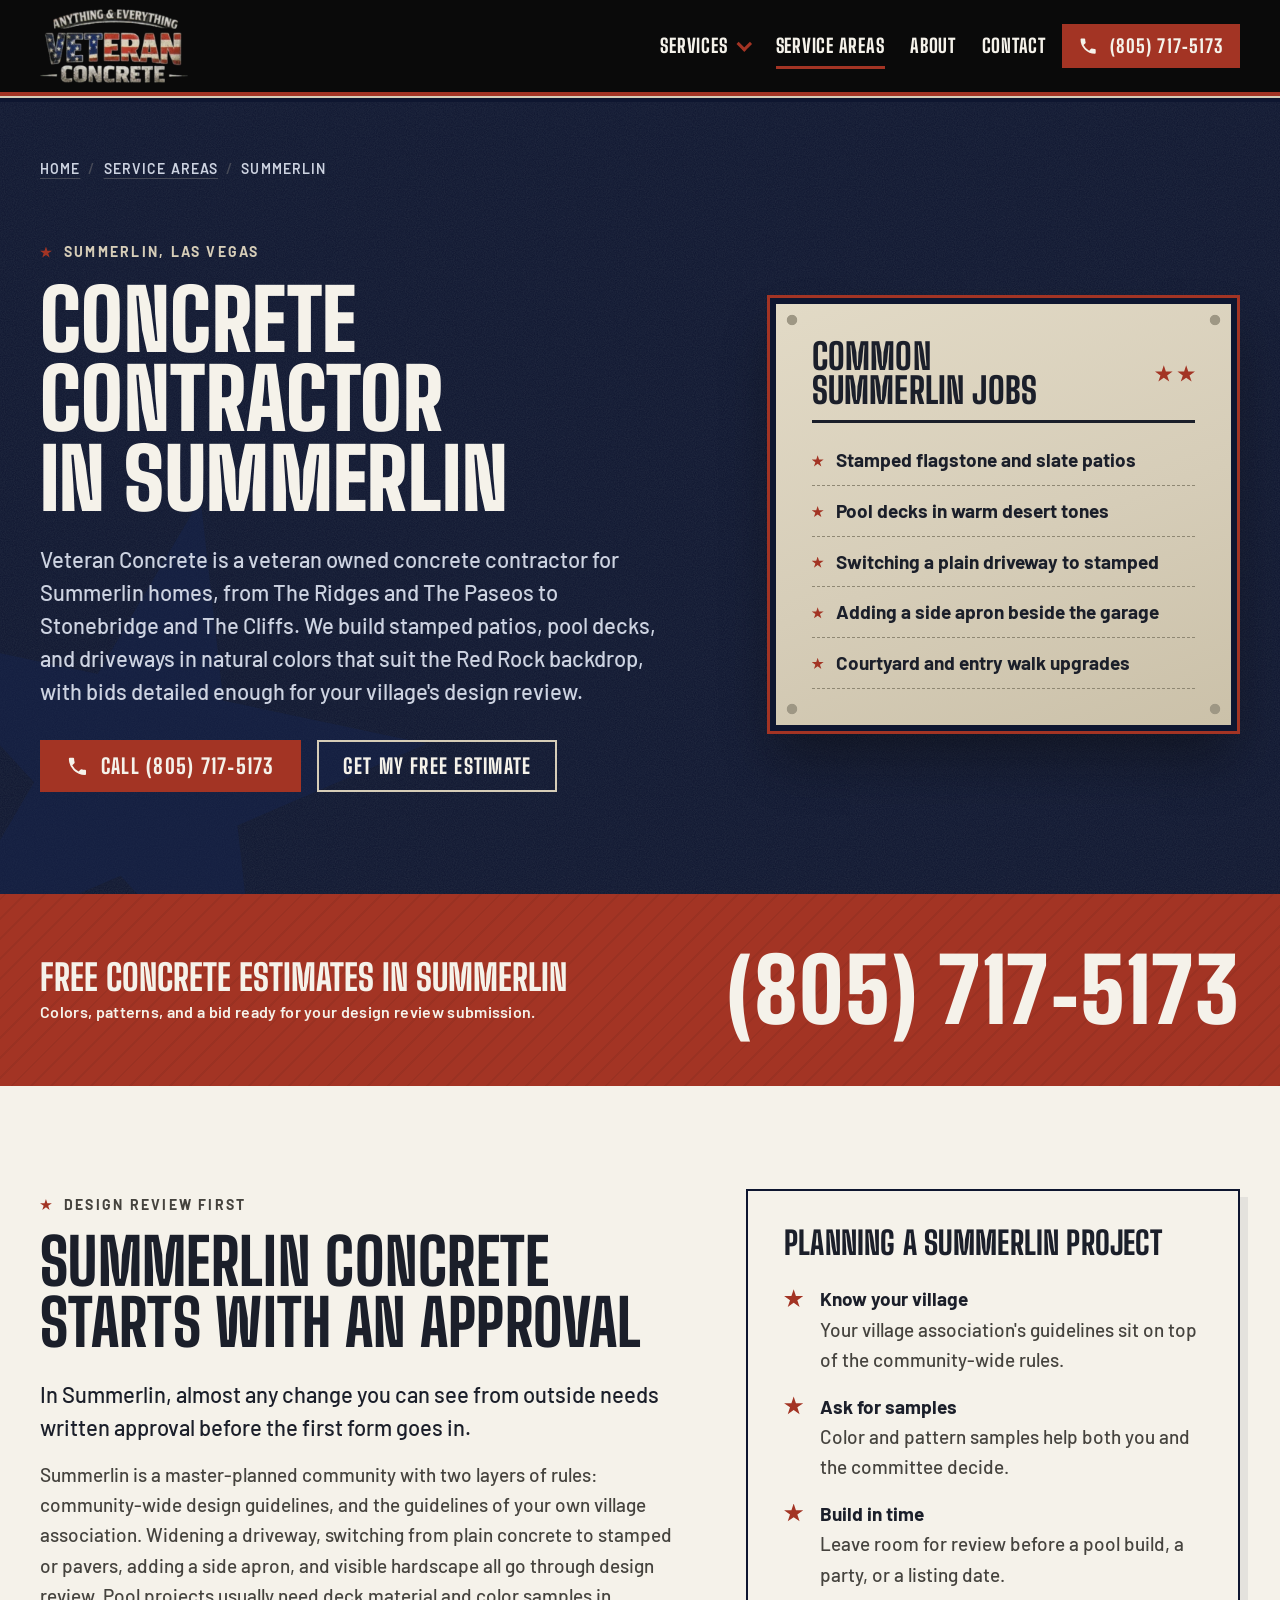
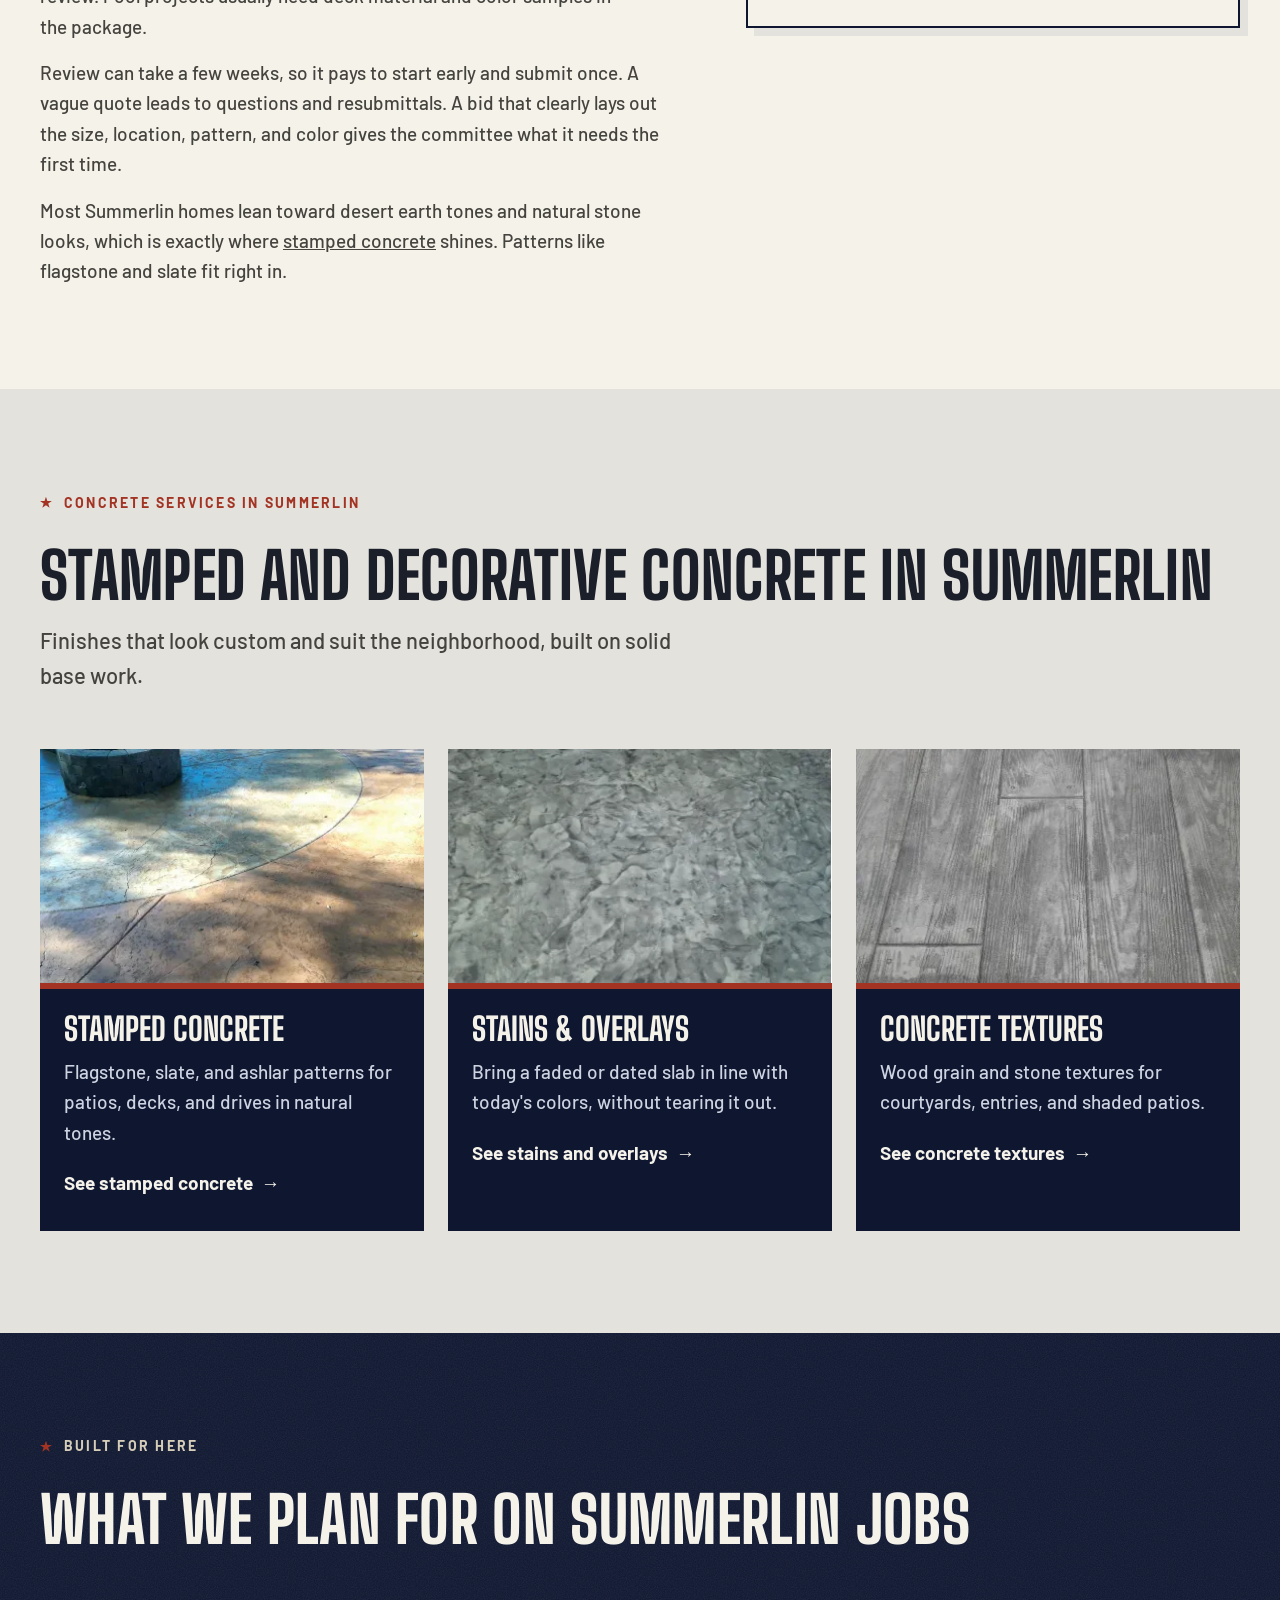
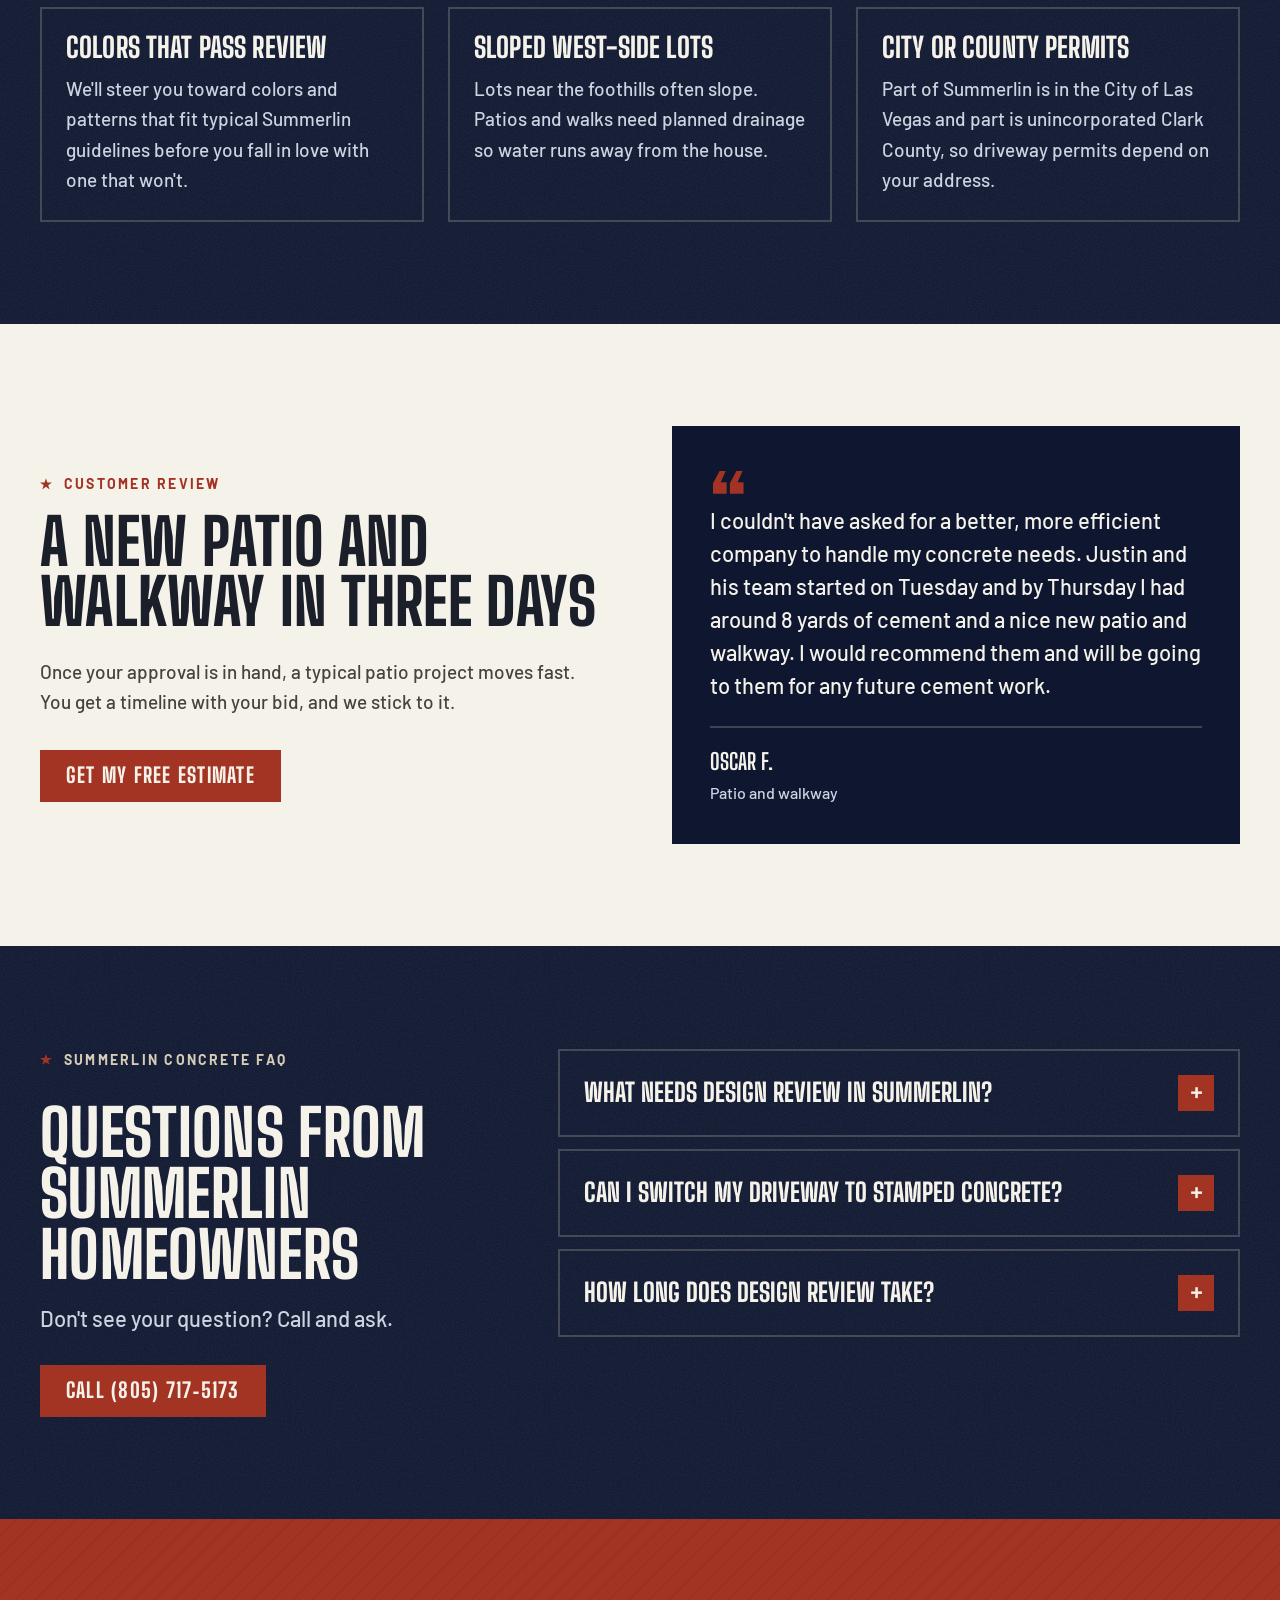
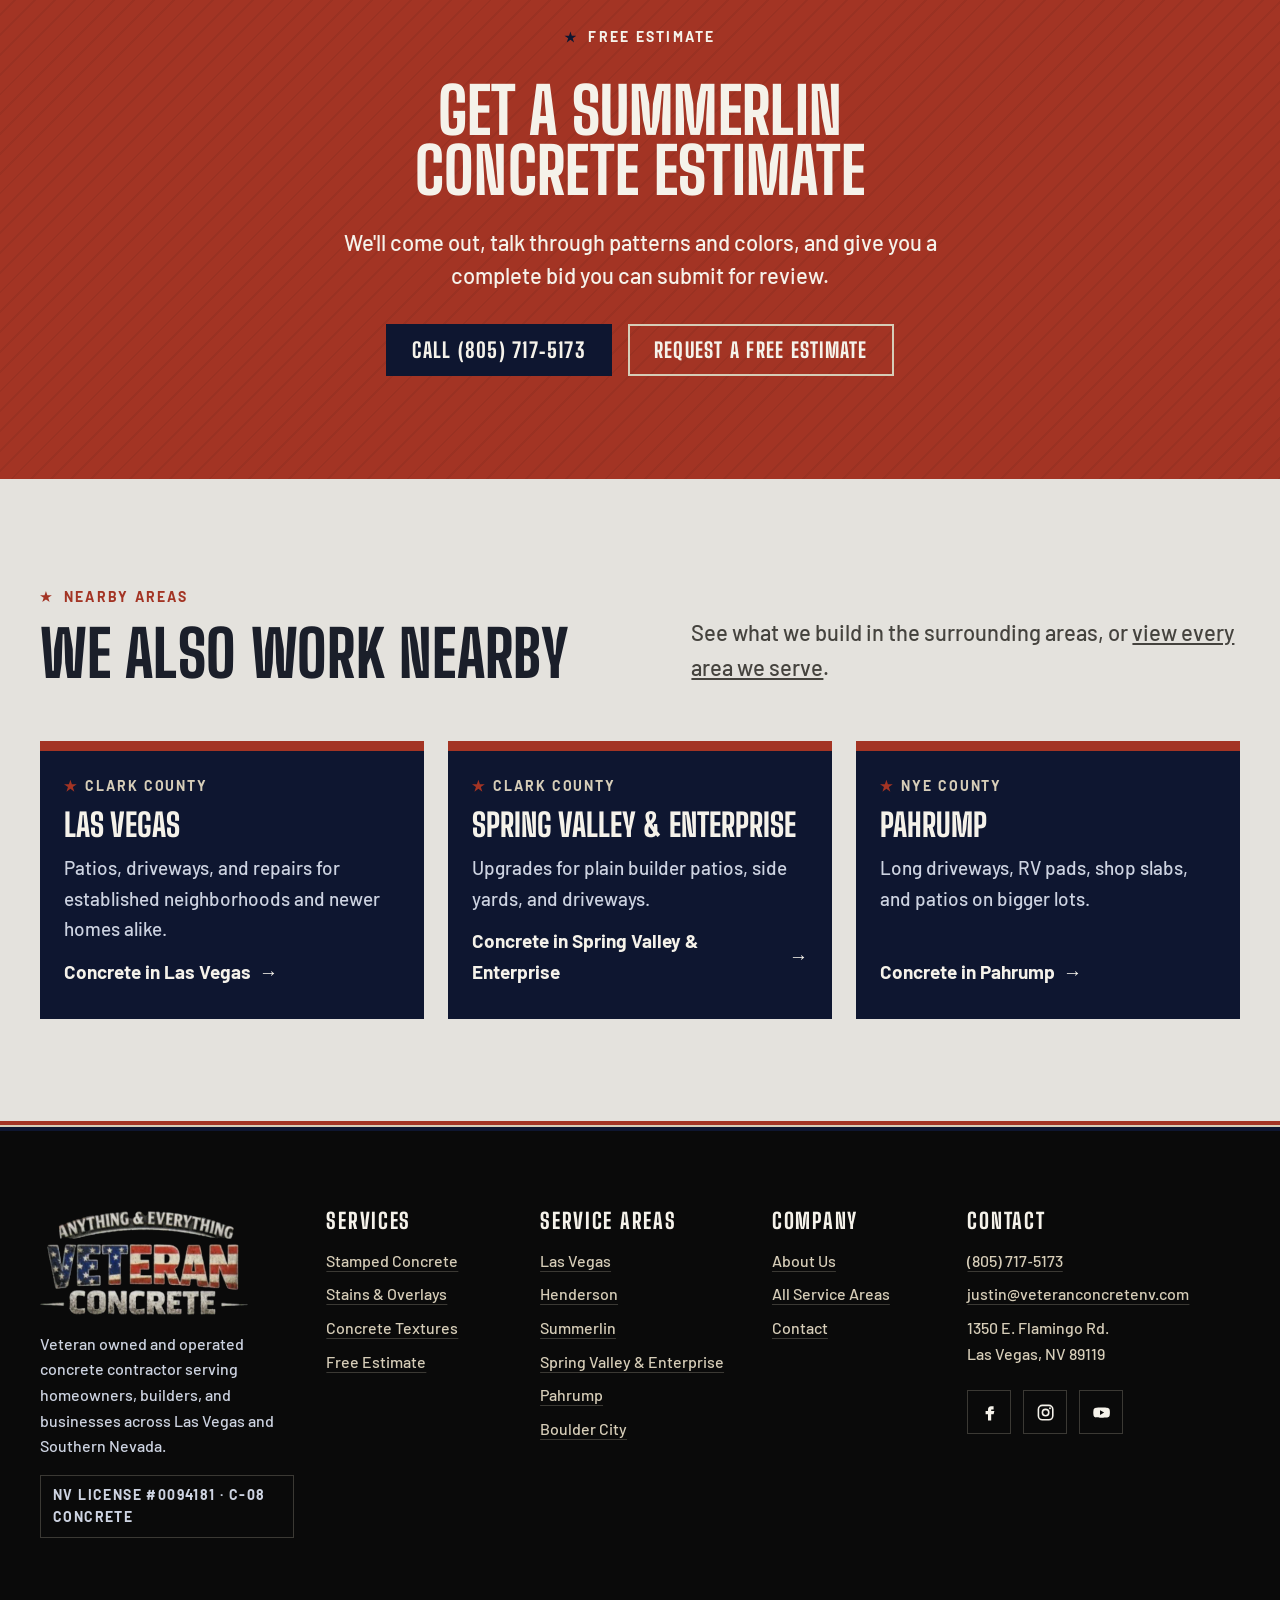
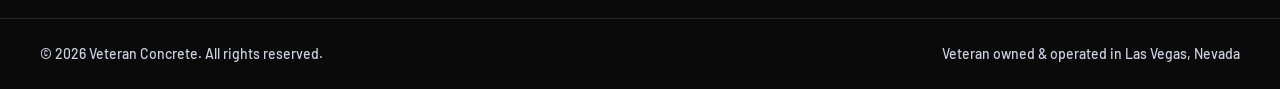
<file: locations/summerlin/index.html>
<!doctype html>
<html lang="en">
  <head>
    <meta charset="UTF-8" />
    <meta name="viewport" content="width=device-width, initial-scale=1.0" />
    <title>Concrete Contractor Summerlin | Veteran Concrete</title>
    <meta
      name="description"
      content="Stamped concrete, pool decks, and driveway work in Summerlin, with bids detailed enough for your village design review. Free estimates."
    />
    <link rel="canonical" href="https://www.veteranconcretenv.com/locations/summerlin/" />

    <meta property="og:type" content="website" />
    <meta property="og:site_name" content="Veteran Concrete" />
    <meta property="og:title" content="Concrete Contractor Summerlin | Veteran Concrete" />
    <meta
      property="og:description"
      content="Stamped concrete, pool decks, and driveway work in Summerlin, with bids detailed enough for your village design review. Free estimates."
    />
    <meta property="og:url" content="https://www.veteranconcretenv.com/locations/summerlin/" />
    <meta property="og:image" content="https://www.veteranconcretenv.com/images/og-default.png" />
    <meta property="og:image:width" content="1200" />
    <meta property="og:image:height" content="630" />
    <meta property="og:image:alt" content="Veteran Concrete logo in flag colors, Las Vegas concrete contractor, Nevada license 0094181" />
    <meta name="twitter:card" content="summary_large_image" />
    <meta name="twitter:title" content="Concrete Contractor Summerlin | Veteran Concrete" />
    <meta
      name="twitter:description"
      content="Stamped concrete, pool decks, and driveway work in Summerlin, with bids detailed enough for your village design review. Free estimates."
    />
    <meta name="twitter:image" content="https://www.veteranconcretenv.com/images/og-default.png" />

    <link rel="icon" href="/favicon.ico" sizes="any" />
    <link rel="icon" href="/favicon.svg" type="image/svg+xml" />
    <link rel="apple-touch-icon" href="/apple-touch-icon.png" />
    <link rel="manifest" href="/site.webmanifest" />
    <meta name="theme-color" content="#0a0a0a" />

    <link rel="preload" href="/fonts/big-shoulders-display-var.woff2" as="font" type="font/woff2" crossorigin />
    <link rel="preload" href="/fonts/barlow-500.woff2" as="font" type="font/woff2" crossorigin />
    <link rel="stylesheet" href="/css/tokens.css" />
    <link rel="stylesheet" href="/css/base.css" />
    <link rel="stylesheet" href="/css/components.css" />
    <link rel="stylesheet" href="/css/service.css" />
    <link rel="stylesheet" href="/css/pages.css" />
    <script src="/js/main.js" defer></script>

    <!-- Structured data: inline by spec (JSON-LD). -->
    <script type="application/ld+json">
      {
        "@context": "https://schema.org",
        "@graph": [
          {
            "@type": "WebPage",
            "@id": "https://www.veteranconcretenv.com/locations/summerlin/#webpage",
            "url": "https://www.veteranconcretenv.com/locations/summerlin/",
            "name": "Concrete Contractor Summerlin | Veteran Concrete",
            "description": "Stamped concrete, pool decks, and driveway work in Summerlin, with bids detailed enough for your village design review. Free estimates.",
            "isPartOf": {
              "@id": "https://www.veteranconcretenv.com/#website"
            },
            "about": {
              "@id": "https://www.veteranconcretenv.com/locations/summerlin/#service"
            },
            "breadcrumb": {
              "@id": "https://www.veteranconcretenv.com/locations/summerlin/#breadcrumb"
            }
          },
          {
            "@type": [
              "HomeAndConstructionBusiness",
              "Organization"
            ],
            "@id": "https://www.veteranconcretenv.com/#business",
            "name": "Veteran Concrete",
            "url": "https://www.veteranconcretenv.com/",
            "logo": "https://www.veteranconcretenv.com/images/veteran-concrete-logo.webp",
            "telephone": "+1-805-717-5173",
            "email": "justin@veteranconcretenv.com",
            "address": {
              "@type": "PostalAddress",
              "streetAddress": "1350 E. Flamingo Rd.",
              "addressLocality": "Las Vegas",
              "addressRegion": "NV",
              "postalCode": "89119",
              "addressCountry": "US"
            }
          },
          {
            "@type": "WebSite",
            "@id": "https://www.veteranconcretenv.com/#website",
            "url": "https://www.veteranconcretenv.com/",
            "name": "Veteran Concrete"
          },
          {
            "@type": "BreadcrumbList",
            "@id": "https://www.veteranconcretenv.com/locations/summerlin/#breadcrumb",
            "itemListElement": [
              {
                "@type": "ListItem",
                "position": 1,
                "name": "Home",
                "item": "https://www.veteranconcretenv.com/"
              },
              {
                "@type": "ListItem",
                "position": 2,
                "name": "Service Areas",
                "item": "https://www.veteranconcretenv.com/locations/"
              },
              {
                "@type": "ListItem",
                "position": 3,
                "name": "Summerlin",
                "item": "https://www.veteranconcretenv.com/locations/summerlin/"
              }
            ]
          },
          {
            "@type": "Service",
            "@id": "https://www.veteranconcretenv.com/locations/summerlin/#service",
            "name": "Concrete contractor in Summerlin",
            "serviceType": "Stamped concrete, concrete overlays and staining, decorative textures, driveways, patios, and concrete repair",
            "provider": {
              "@id": "https://www.veteranconcretenv.com/#business"
            },
            "areaServed": {
              "@type": "City",
              "name": "Summerlin",
              "containedInPlace": {
                "@type": "AdministrativeArea",
                "name": "Clark County, Nevada"
              }
            },
            "url": "https://www.veteranconcretenv.com/locations/summerlin/"
          },
          {
            "@type": "FAQPage",
            "@id": "https://www.veteranconcretenv.com/locations/summerlin/#faq",
            "mainEntity": [
              {
                "@type": "Question",
                "name": "What needs design review in Summerlin?",
                "acceptedAnswer": {
                  "@type": "Answer",
                  "text": "Nearly any exterior change visible from outside, including driveway widening, a change from plain concrete to stamped, side aprons, and front-yard hardscape. Pool decks usually need material and color details. Check with your village association and get written approval before work begins."
                }
              },
              {
                "@type": "Question",
                "name": "Can I switch my driveway to stamped concrete?",
                "acceptedAnswer": {
                  "@type": "Answer",
                  "text": "Usually, with approval. Stamped concrete in a natural stone pattern and an earth-tone color is a common upgrade. Your bid will list the pattern and color so you can include them with your request."
                }
              },
              {
                "@type": "Question",
                "name": "How long does design review take?",
                "acceptedAnswer": {
                  "@type": "Answer",
                  "text": "It varies by village and time of year, but plan on a few weeks. A complete submission the first time is the best way to avoid delays."
                }
              }
            ]
          }
        ]
      }
    </script>
  </head>
  <body>
    <a class="skip-link" href="#main">Skip to content</a>

    <header class="site-header">
      <div class="site-header__inner wrap">
        <a class="brand" href="/">
          <img src="/images/veteran-concrete-logo.webp" width="400" height="199" alt="Veteran Concrete home" />
        </a>
        <nav id="primary-nav" class="primary-nav" aria-label="Primary">
          <ul>
            <li class="nav-sub">
              <button type="button" class="nav-sub__toggle" aria-expanded="false" aria-controls="nav-services">
                Services<span class="nav-sub__caret" aria-hidden="true"></span>
              </button>
              <ul id="nav-services" class="nav-sub__menu">
                <li><a href="/services/stamped-concrete/">Stamped Concrete</a></li>
                <li><a href="/services/stains-overlays/">Stains &amp; Overlays</a></li>
                <li><a href="/services/concrete-textures/">Concrete Textures</a></li>
              </ul>
            </li>
            <li><a href="/locations/" aria-current="page">Service Areas</a></li>
            <li><a href="/about/">About</a></li>
            <li><a href="/contact/">Contact</a></li>
          </ul>
        </nav>
        <div class="header-actions">
          <a class="btn btn--red header-call" href="tel:+18057175173" aria-label="Call Veteran Concrete at (805) 717-5173">
            <svg viewBox="0 0 24 24" aria-hidden="true" focusable="false"><path fill="currentColor" d="M6.6 10.8a15.1 15.1 0 0 0 6.6 6.6l2.2-2.2a1 1 0 0 1 1-.25c1.1.37 2.3.57 3.6.57a1 1 0 0 1 1 1V20a1 1 0 0 1-1 1A17 17 0 0 1 3 4a1 1 0 0 1 1-1h3.5a1 1 0 0 1 1 1c0 1.25.2 2.45.57 3.57a1 1 0 0 1-.25 1z" /></svg>
            <span class="header-call__label">Call</span>
            <span class="header-call__number">(805)&nbsp;717&#8209;5173</span>
          </a>
          <button type="button" class="nav-toggle" aria-expanded="false" aria-controls="primary-nav">
            <span class="nav-toggle__bars" aria-hidden="true"></span>
            Menu
          </button>
        </div>
      </div>
      <div class="flag-rule"></div>
    </header>

    <main id="main">
      <!-- HERO -->
      <section class="svc-hero section--ink" aria-labelledby="hero-title">
        <div class="wrap">
          <nav class="breadcrumbs" aria-label="Breadcrumb">
            <ol>
              <li><a href="/">Home</a></li>
              <li><a href="/locations/">Service Areas</a></li>
              <li><span aria-current="page">Summerlin</span></li>
            </ol>
          </nav>
          <div class="svc-hero__grid">
            <div>
              <p class="eyebrow">Summerlin, Las Vegas</p>
              <h1 id="hero-title">Concrete contractor in Summerlin</h1>
              <p class="lead">
                Veteran Concrete is a veteran owned concrete contractor for Summerlin homes, from The Ridges and The Paseos to Stonebridge and
                The Cliffs. We build stamped patios, pool decks, and driveways in natural colors that suit the Red Rock backdrop, with bids
                detailed enough for your village's design review.
              </p>
              <div class="btn-row">
                <a class="btn btn--red" href="tel:+18057175173">
                  <svg viewBox="0 0 24 24" aria-hidden="true" focusable="false"><path fill="currentColor" d="M6.6 10.8a15.1 15.1 0 0 0 6.6 6.6l2.2-2.2a1 1 0 0 1 1-.25c1.1.37 2.3.57 3.6.57a1 1 0 0 1 1 1V20a1 1 0 0 1-1 1A17 17 0 0 1 3 4a1 1 0 0 1 1-1h3.5a1 1 0 0 1 1 1c0 1.25.2 2.45.57 3.57a1 1 0 0 1-.25 1z" /></svg>
                  Call&nbsp;(805)&nbsp;717&#8209;5173
                </a>
                <a class="btn btn--ghost" href="/contact/">Get My Free Estimate</a>
              </div>
            </div>
            <aside class="plate" aria-labelledby="jobs-title">
              <div class="plate__head">
                <h2 id="jobs-title" class="plate__title">Common Summerlin jobs</h2>
                <span class="plate__stars" aria-hidden="true"></span>
              </div>
              <ul class="job-list">
                <li>Stamped flagstone and slate patios</li>
                <li>Pool decks in warm desert tones</li>
                <li>Switching a plain driveway to stamped</li>
                <li>Adding a side apron beside the garage</li>
                <li>Courtyard and entry walk upgrades</li>
              </ul>
            </aside>
          </div>
        </div>
      </section>

      <!-- PHONE BAND -->
      <section class="phone-band" aria-label="Call for a free estimate">
        <div class="phone-band__inner wrap">
          <p class="phone-band__label">
            Free concrete estimates in Summerlin
            <span>Colors, patterns, and a bid ready for your design review submission.</span>
          </p>
          <a class="phone-band__number" href="tel:+18057175173">(805)&nbsp;717&#8209;5173</a>
        </div>
      </section>

      <!-- PROBLEM -->
      <section class="section section--paper on-light" aria-labelledby="problem-title">
        <div class="wrap split">
          <div class="split__main">
            <p class="eyebrow">Design review first</p>
            <h2 id="problem-title">Summerlin concrete starts with an approval</h2>
            <p class="lead">
              In Summerlin, almost any change you can see from outside needs written approval before the first form goes in.
            </p>
            <p>
              Summerlin is a master-planned community with two layers of rules: community-wide design guidelines, and the guidelines of your
              own village association. Widening a driveway, switching from plain concrete to stamped or pavers, adding a side apron, and
              visible hardscape all go through design review. Pool projects usually need deck material and color samples in the package.
            </p>
            <p>
              Review can take a few weeks, so it pays to start early and submit once. A vague quote leads to questions and resubmittals. A
              bid that clearly lays out the size, location, pattern, and color gives the committee what it needs the first time.
            </p>
            <p>
              Most Summerlin homes lean toward desert earth tones and natural stone looks, which is exactly where
              <a href="/services/stamped-concrete/">stamped concrete</a> shines. Patterns like flagstone and slate fit right in.
            </p>
          </div>
          <aside class="aside-box" aria-labelledby="check-title">
            <h3 id="check-title">Planning a Summerlin project</h3>
            <ul class="checklist">
              <li><strong>Know your village</strong><span>Your village association's guidelines sit on top of the community-wide rules.</span></li>
              <li><strong>Ask for samples</strong><span>Color and pattern samples help both you and the committee decide.</span></li>
              <li><strong>Build in time</strong><span>Leave room for review before a pool build, a party, or a listing date.</span></li>
            </ul>
          </aside>
        </div>
      </section>

      <!-- SERVICES -->
      <section class="section section--slab on-light" aria-labelledby="services-title">
        <div class="wrap">
          <div class="section-head">
            <p class="eyebrow">Concrete services in Summerlin</p>
            <h2 id="services-title">Stamped and decorative concrete in Summerlin</h2>
            <p>Finishes that look custom and suit the neighborhood, built on solid base work.</p>
          </div>
          <ul class="service-grid">
            <li data-reveal>
              <a class="service-card" href="/services/stamped-concrete/">
                <img src="/images/stamped-concrete-fire-pit-patio.webp" width="380" height="240" loading="lazy" alt="Stamped concrete patio with a curved border around a stone fire pit" />
                <span class="service-card__body">
                  <span class="service-card__title">Stamped Concrete</span>
                  <span class="service-card__text">Flagstone, slate, and ashlar patterns for patios, decks, and drives in natural tones.</span>
                  <span class="service-card__more">See stamped concrete</span>
                </span>
              </a>
            </li>
            <li data-reveal>
              <a class="service-card" href="/services/stains-overlays/">
                <img src="/images/stamped-stone-texture-concrete.webp" width="373" height="236" loading="lazy" alt="Close-up of a gray concrete overlay with a natural stone texture" />
                <span class="service-card__body">
                  <span class="service-card__title">Stains &amp; Overlays</span>
                  <span class="service-card__text">Bring a faded or dated slab in line with today's colors, without tearing it out.</span>
                  <span class="service-card__more">See stains and overlays</span>
                </span>
              </a>
            </li>
            <li data-reveal>
              <a class="service-card" href="/services/concrete-textures/">
                <img src="/images/wood-plank-stamped-concrete.webp" width="372" height="238" loading="lazy" alt="Concrete finished with a realistic wood plank texture and grain" />
                <span class="service-card__body">
                  <span class="service-card__title">Concrete Textures</span>
                  <span class="service-card__text">Wood grain and stone textures for courtyards, entries, and shaded patios.</span>
                  <span class="service-card__more">See concrete textures</span>
                </span>
              </a>
            </li>
          </ul>
        </div>
      </section>

      <!-- LOCAL -->
      <section class="section section--ink" aria-labelledby="local-title">
        <div class="wrap">
          <div class="section-head">
            <p class="eyebrow">Built for here</p>
            <h2 id="local-title">What we plan for on Summerlin jobs</h2>
          </div>
          <ul class="vegas">
            <li data-reveal>
              <h3>Colors that pass review</h3>
              <p>We'll steer you toward colors and patterns that fit typical Summerlin guidelines before you fall in love with one that won't.</p>
            </li>
            <li data-reveal>
              <h3>Sloped west-side lots</h3>
              <p>Lots near the foothills often slope. Patios and walks need planned drainage so water runs away from the house.</p>
            </li>
            <li data-reveal>
              <h3>City or county permits</h3>
              <p>Part of Summerlin is in the City of Las Vegas and part is unincorporated Clark County, so driveway permits depend on your address.</p>
            </li>
          </ul>
        </div>
      </section>

      <!-- PROOF -->
      <section class="section section--paper on-light" aria-labelledby="proof-title">
        <div class="wrap proof">
          <div class="proof__copy">
            <p class="eyebrow">Customer review</p>
            <h2 id="proof-title">A new patio and walkway in three days</h2>
            <p>
              Once your approval is in hand, a typical patio project moves fast. You get a timeline with your bid, and we stick to it.
            </p>
            <a class="btn btn--red" href="/contact/">Get My Free Estimate</a>
          </div>
          <figure class="review review--feature" data-reveal>
            <blockquote>
              <p>
                I couldn't have asked for a better, more efficient company to handle my concrete needs. Justin and his team started on Tuesday
                and by Thursday I had around 8 yards of cement and a nice new patio and walkway. I would recommend them and will be going to
                them for any future cement work.
              </p>
            </blockquote>
            <figcaption><strong>Oscar F.</strong> Patio and walkway</figcaption>
          </figure>
        </div>
      </section>

      <!-- FAQ -->
      <section class="section section--ink" aria-labelledby="faq-title">
        <div class="wrap faq-layout">
          <div class="section-head">
            <p class="eyebrow">Summerlin concrete FAQ</p>
            <h2 id="faq-title">Questions from Summerlin homeowners</h2>
            <p>Don't see your question? Call and ask.</p>
            <a class="btn btn--red faq-layout__call" href="tel:+18057175173">Call&nbsp;(805)&nbsp;717&#8209;5173</a>
          </div>
          <div class="faq">
            <details>
              <summary>What needs design review in Summerlin?</summary>
              <div class="faq__answer">
                <p>
                  Nearly any exterior change visible from outside, including driveway widening, a change from plain concrete to stamped,
                  side aprons, and front-yard hardscape. Pool decks usually need material and color details. Check with your village
                  association and get written approval before work begins.
                </p>
              </div>
            </details>
            <details>
              <summary>Can I switch my driveway to stamped concrete?</summary>
              <div class="faq__answer">
                <p>
                  Usually, with approval. Stamped concrete in a natural stone pattern and an earth-tone color is a common upgrade. Your
                  bid will list the pattern and color so you can include them with your request.
                </p>
              </div>
            </details>
            <details>
              <summary>How long does design review take?</summary>
              <div class="faq__answer">
                <p>
                  It varies by village and time of year, but plan on a few weeks. A complete submission the first time is the best way to
                  avoid delays.
                </p>
              </div>
            </details>
          </div>
        </div>
      </section>

      <!-- CTA -->
      <section class="section section--red final-cta" aria-labelledby="cta-title">
        <div class="wrap">
          <p class="eyebrow">Free estimate</p>
          <h2 id="cta-title">Get a Summerlin concrete estimate</h2>
          <p class="lead">We'll come out, talk through patterns and colors, and give you a complete bid you can submit for review.</p>
          <div class="btn-row">
            <a class="btn btn--red" href="tel:+18057175173">Call&nbsp;(805)&nbsp;717&#8209;5173</a>
            <a class="btn btn--ghost" href="/contact/">Request a Free Estimate</a>
          </div>
        </div>
      </section>

      <!-- NEARBY AREAS -->
      <section class="section section--slab on-light" aria-labelledby="nearby-title">
        <div class="wrap">
          <div class="section-head section-head--split">
            <div>
              <p class="eyebrow">Nearby areas</p>
              <h2 id="nearby-title">We also work nearby</h2>
            </div>
            <p>See what we build in the surrounding areas, or <a href="/locations/">view every area we serve</a>.</p>
          </div>
          <ul class="area-grid">
            <li data-reveal>
              <a class="area-card" href="/locations/las-vegas/">
                <span class="area-card__county">Clark County</span>
                <span class="area-card__title">Las Vegas</span>
                <span class="area-card__text">Patios, driveways, and repairs for established neighborhoods and newer homes alike.</span>
                <span class="area-card__more">Concrete in Las Vegas</span>
              </a>
            </li>
            <li data-reveal>
              <a class="area-card" href="/locations/spring-valley-enterprise/">
                <span class="area-card__county">Clark County</span>
                <span class="area-card__title">Spring Valley &amp; Enterprise</span>
                <span class="area-card__text">Upgrades for plain builder patios, side yards, and driveways.</span>
                <span class="area-card__more">Concrete in Spring Valley &amp; Enterprise</span>
              </a>
            </li>
            <li data-reveal>
              <a class="area-card" href="/locations/pahrump/">
                <span class="area-card__county">Nye County</span>
                <span class="area-card__title">Pahrump</span>
                <span class="area-card__text">Long driveways, RV pads, shop slabs, and patios on bigger lots.</span>
                <span class="area-card__more">Concrete in Pahrump</span>
              </a>
            </li>
          </ul>
        </div>
      </section>
    </main>

    <footer class="site-footer">
      <div class="flag-rule"></div>
      <div class="site-footer__grid wrap">
        <div class="site-footer__brand">
          <img src="/images/veteran-concrete-logo.webp" width="400" height="199" loading="lazy" alt="Veteran Concrete" />
          <p>Veteran owned and operated concrete contractor serving homeowners, builders, and businesses across Las Vegas and Southern Nevada.</p>
          <p class="license-plate">NV License #0094181 &middot; C-08 Concrete</p>
        </div>
        <div>
          <h2>Services</h2>
          <ul>
            <li><a href="/services/stamped-concrete/">Stamped Concrete</a></li>
            <li><a href="/services/stains-overlays/">Stains &amp; Overlays</a></li>
            <li><a href="/services/concrete-textures/">Concrete Textures</a></li>
            <li><a href="/contact/">Free Estimate</a></li>
          </ul>
        </div>
        <div>
          <h2>Service Areas</h2>
          <ul>
            <li><a href="/locations/las-vegas/">Las Vegas</a></li>
            <li><a href="/locations/henderson/">Henderson</a></li>
            <li><a href="/locations/summerlin/">Summerlin</a></li>
            <li><a href="/locations/spring-valley-enterprise/">Spring Valley &amp; Enterprise</a></li>
            <li><a href="/locations/pahrump/">Pahrump</a></li>
            <li><a href="/locations/boulder-city/">Boulder City</a></li>
          </ul>
        </div>
        <div>
          <h2>Company</h2>
          <ul>
            <li><a href="/about/">About Us</a></li>
            <li><a href="/locations/">All Service Areas</a></li>
            <li><a href="/contact/">Contact</a></li>
          </ul>
        </div>
        <div>
          <h2>Contact</h2>
          <address>
            <a href="tel:+18057175173">(805)&nbsp;717&#8209;5173</a>
            <a href="mailto:justin@veteranconcretenv.com">justin@veteranconcretenv.com</a>
            <span>1350 E. Flamingo Rd.<br />Las Vegas, NV 89119</span>
          </address>
          <div class="social">
            <a href="https://www.facebook.com/jitconcrete" aria-label="Veteran Concrete on Facebook">
              <svg viewBox="0 0 24 24" aria-hidden="true" focusable="false"><path fill="currentColor" d="M14 8h3V4h-3c-2.8 0-4 1.7-4 4.3V10H7v4h3v8h4v-8h3l1-4h-4V8.6c0-.4.3-.6.6-.6z" /></svg>
            </a>
            <a href="https://www.instagram.com/justintime_concrete_pumping" aria-label="Veteran Concrete on Instagram">
              <svg viewBox="0 0 24 24" aria-hidden="true" focusable="false"><rect x="3" y="3" width="18" height="18" rx="5" fill="none" stroke="currentColor" stroke-width="2" /><circle cx="12" cy="12" r="4" fill="none" stroke="currentColor" stroke-width="2" /><circle cx="17.5" cy="6.5" r="1.2" fill="currentColor" /></svg>
            </a>
            <a href="https://www.youtube.com/channel/UCADByEOtTZ2amgbom4W28Uw" aria-label="Veteran Concrete on YouTube">
              <svg viewBox="0 0 24 24" aria-hidden="true" focusable="false"><path fill="currentColor" d="M22 8.2a3 3 0 0 0-2.1-2.1C18 5.6 12 5.6 12 5.6s-6 0-7.9.5A3 3 0 0 0 2 8.2 31 31 0 0 0 1.6 12c0 1.3.1 2.6.4 3.8a3 3 0 0 0 2.1 2.1c1.9.5 7.9.5 7.9.5s6 0 7.9-.5a3 3 0 0 0 2.1-2.1c.3-1.2.4-2.5.4-3.8s-.1-2.6-.4-3.8zM10 15V9l5.2 3z" /></svg>
            </a>
          </div>
        </div>
      </div>
      <div class="site-footer__base">
        <div class="wrap">
          <p>&copy; 2026 Veteran Concrete. All rights reserved.</p>
          <p>Veteran owned &amp; operated in Las Vegas, Nevada</p>
        </div>
      </div>
    </footer>
  </body>
</html>
</file>
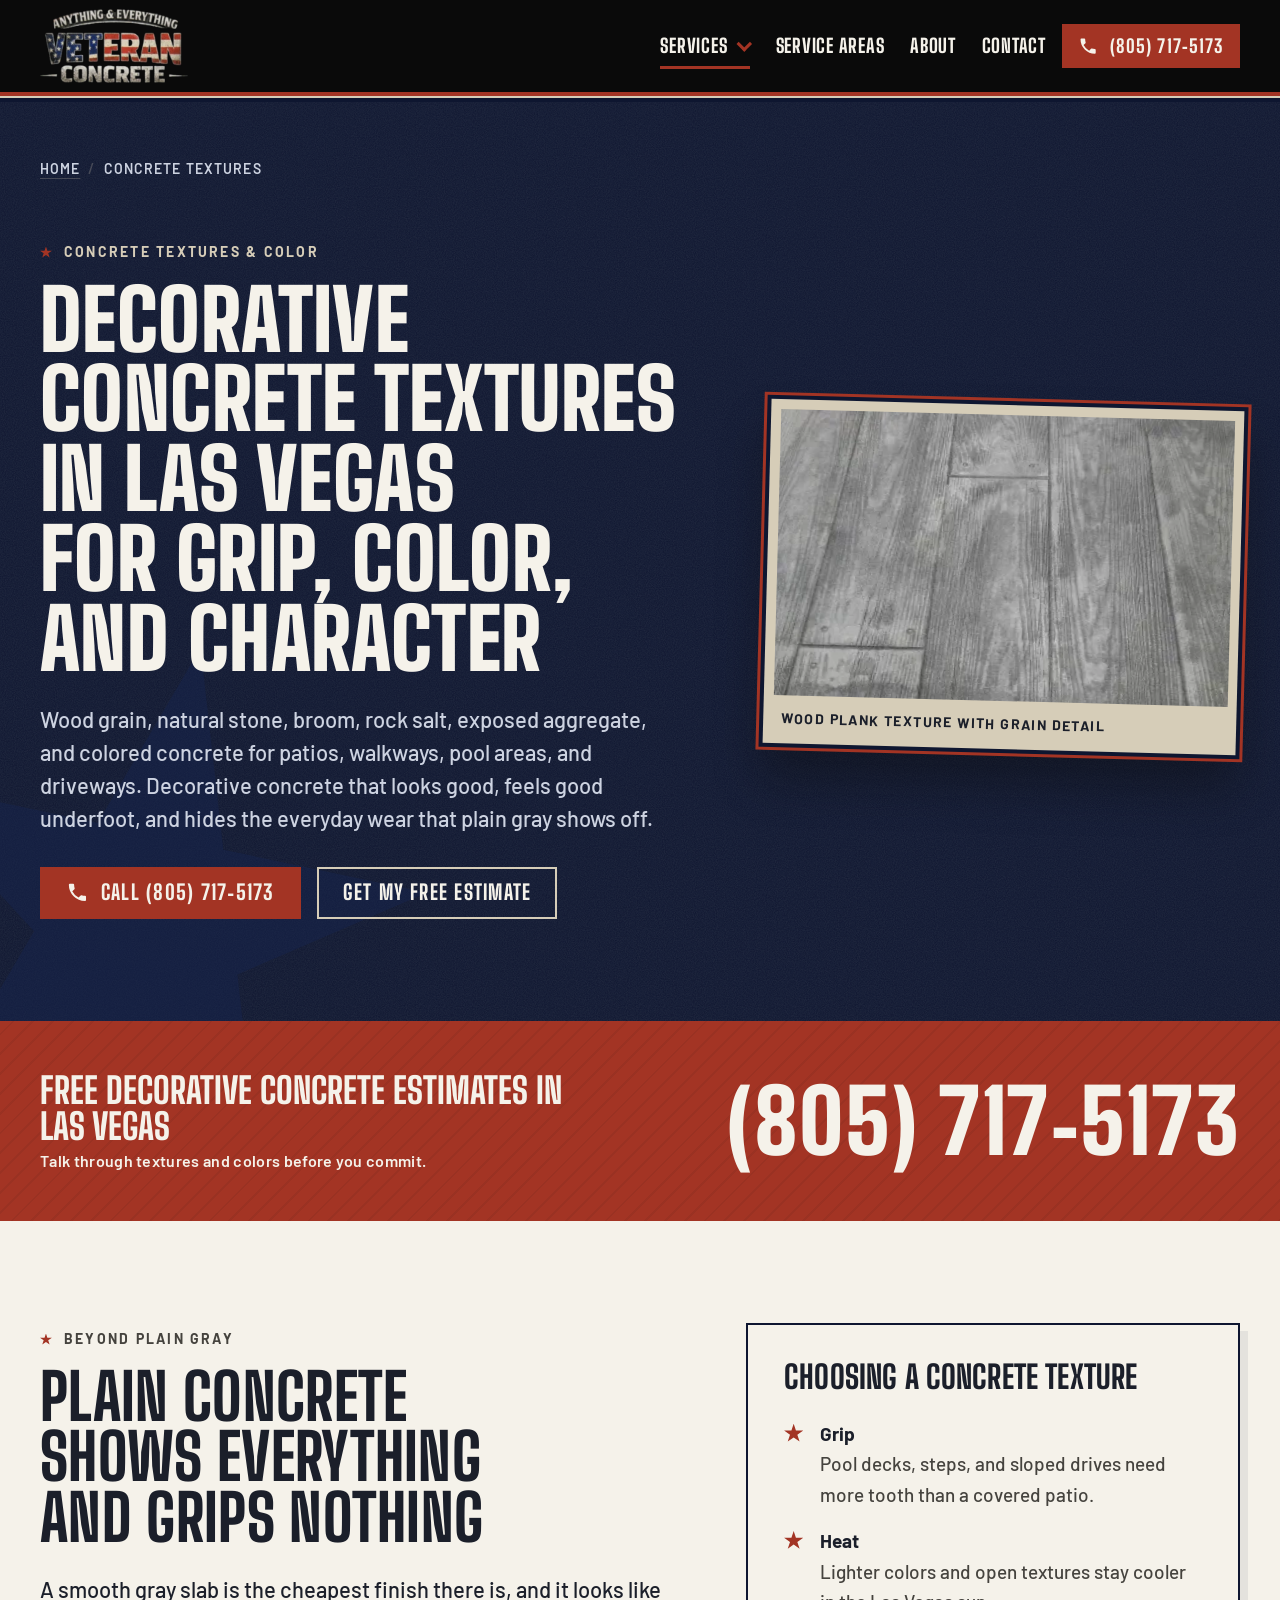
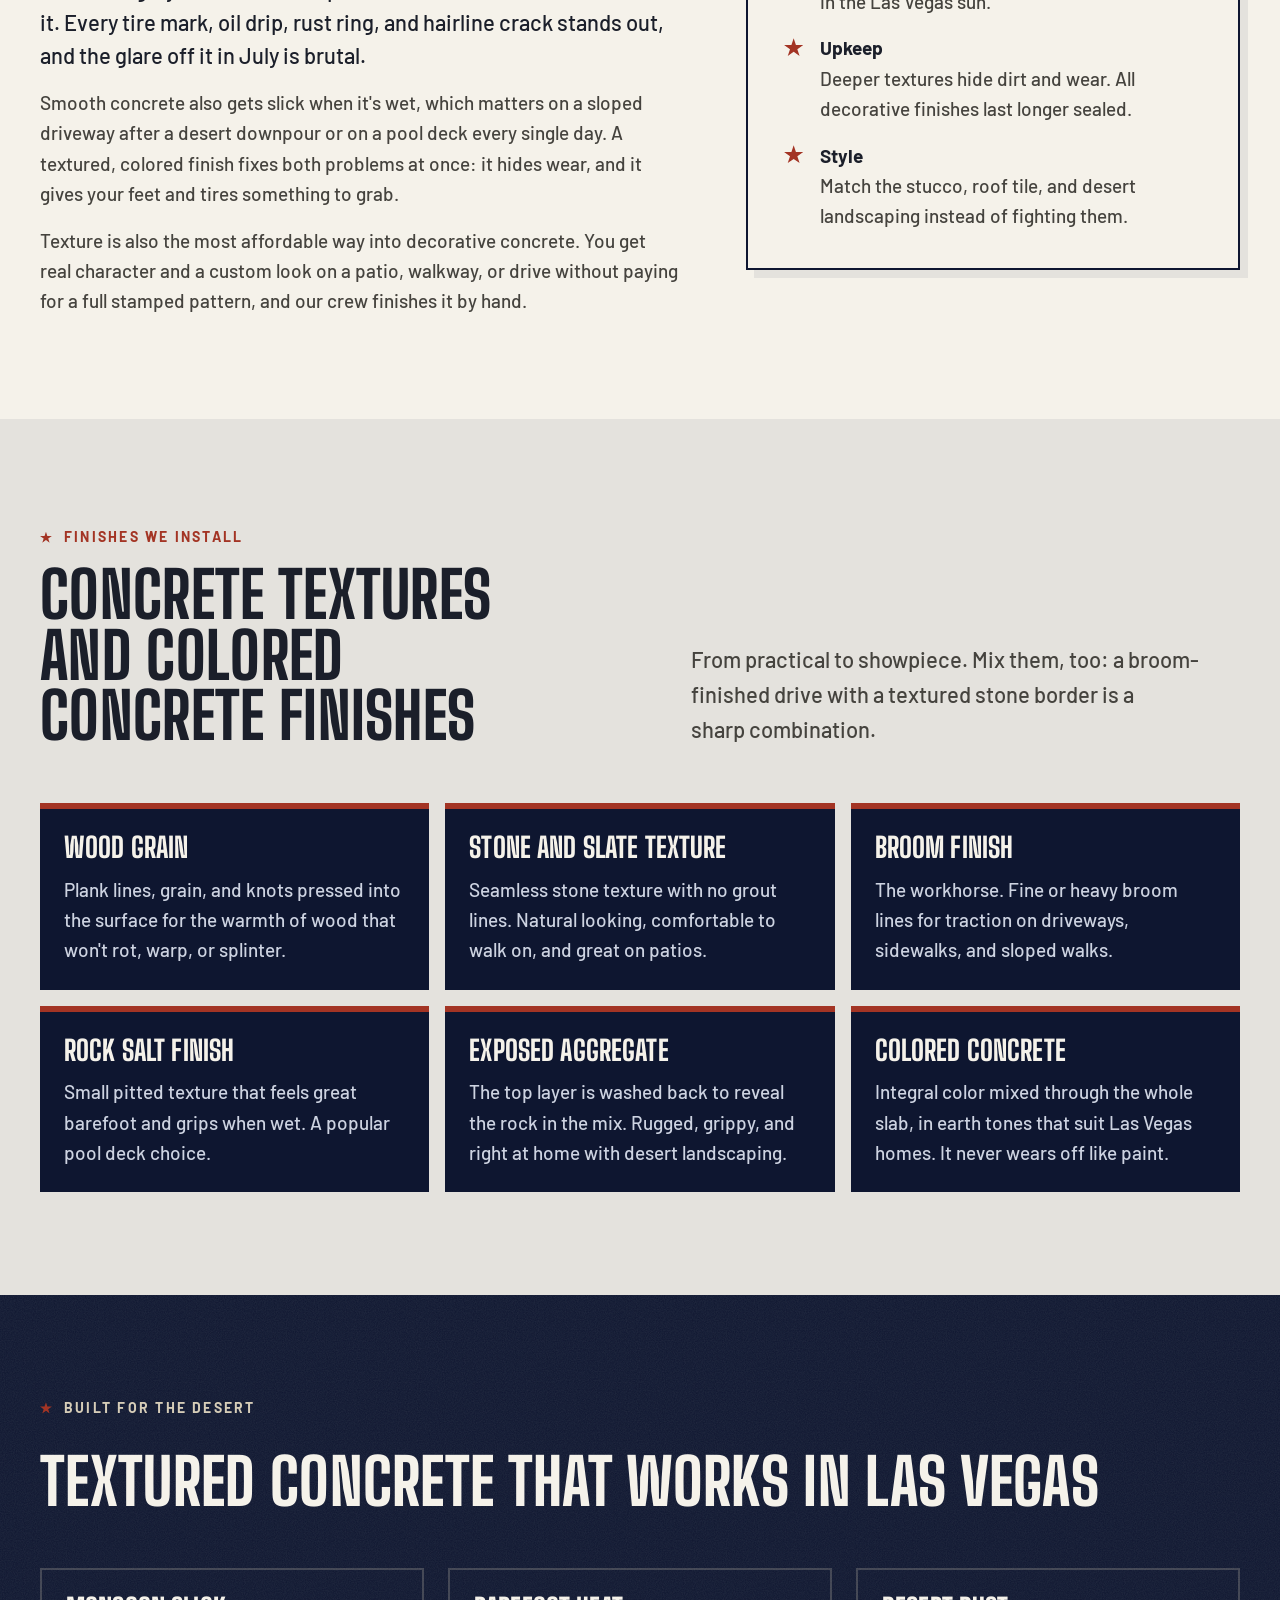
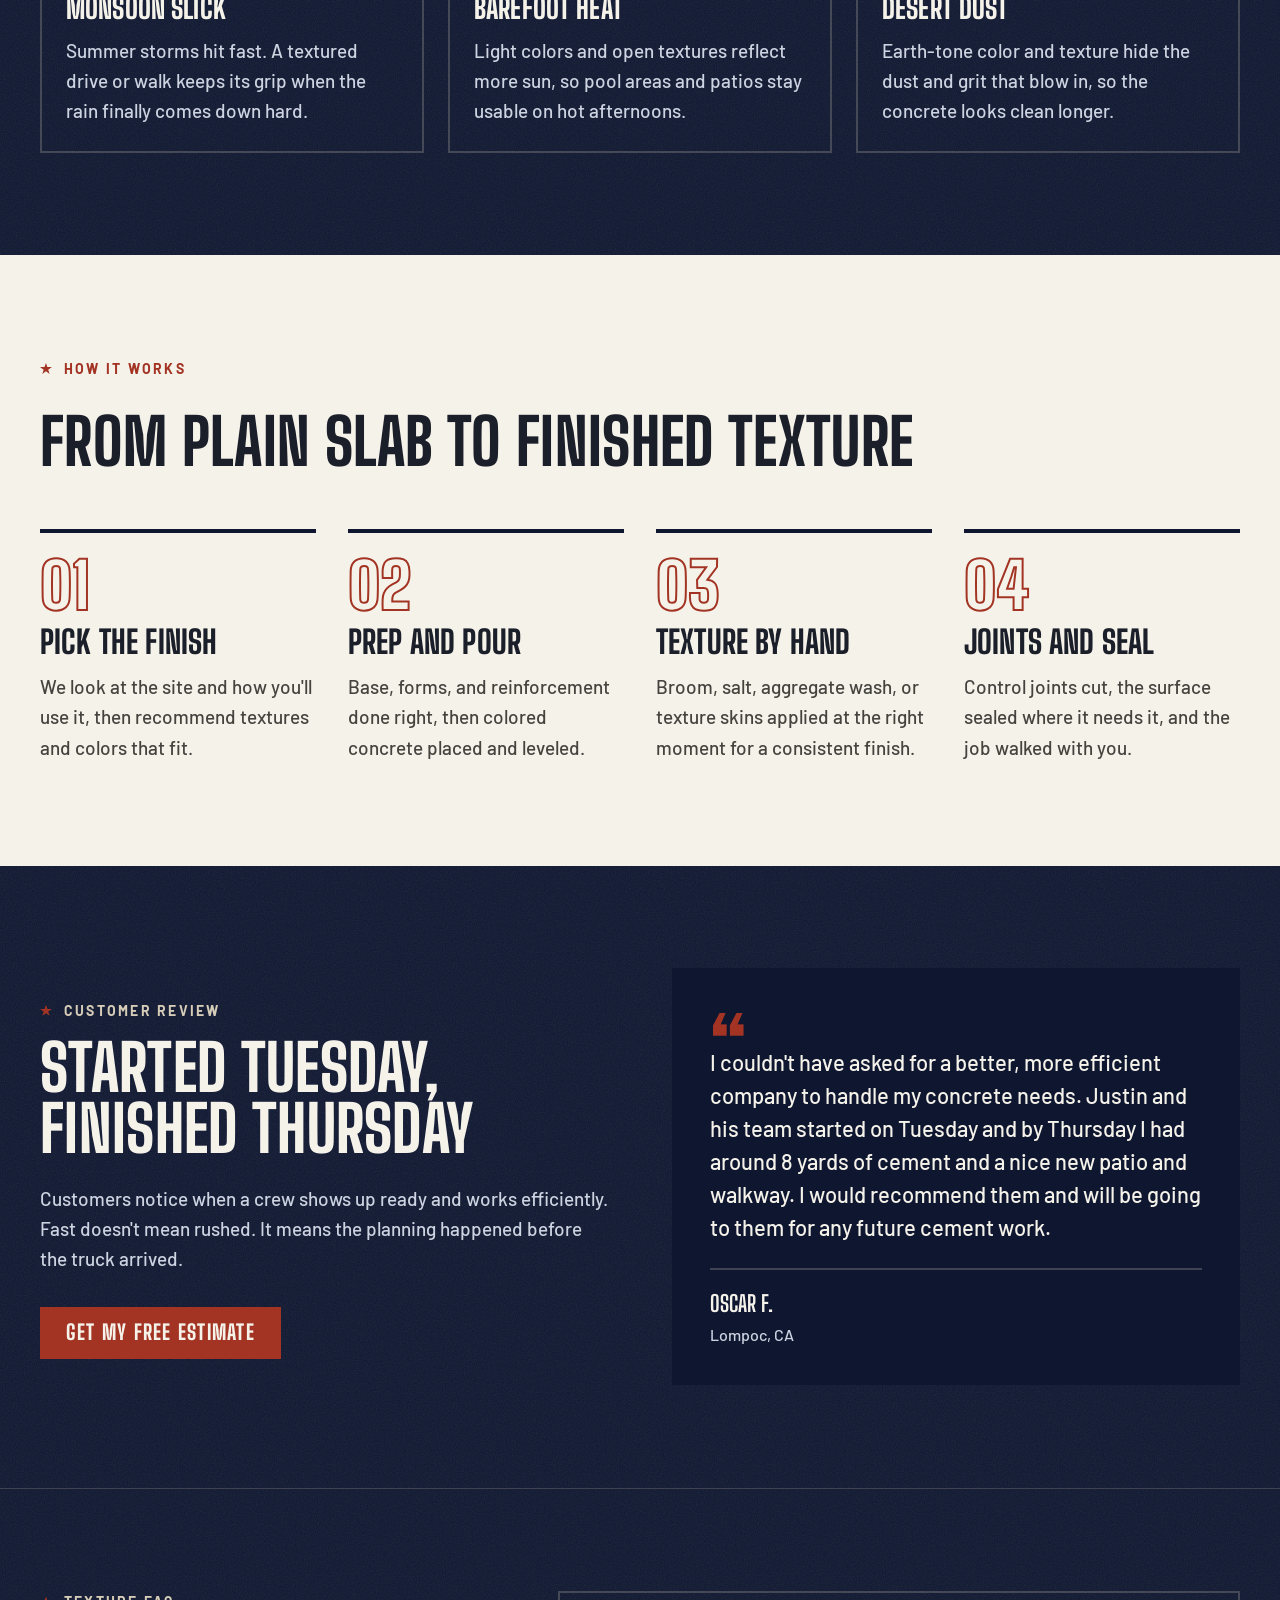
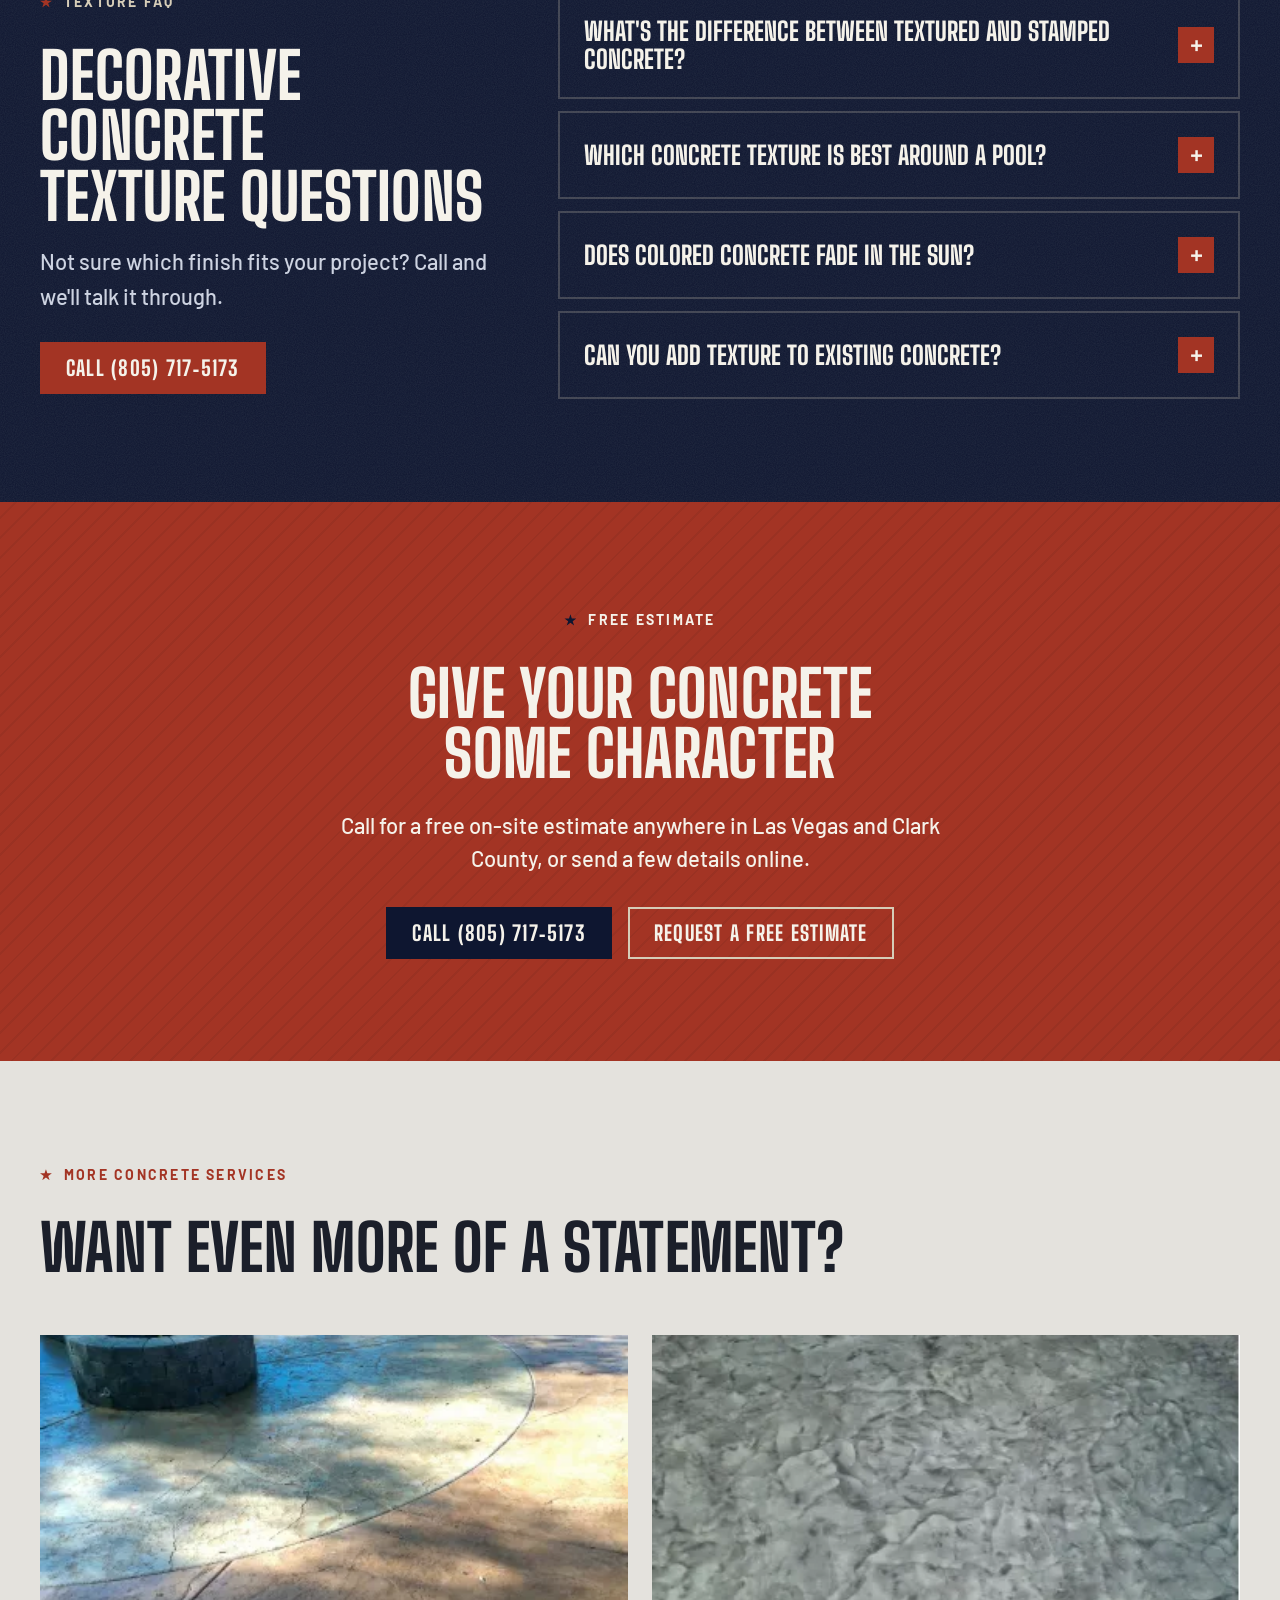
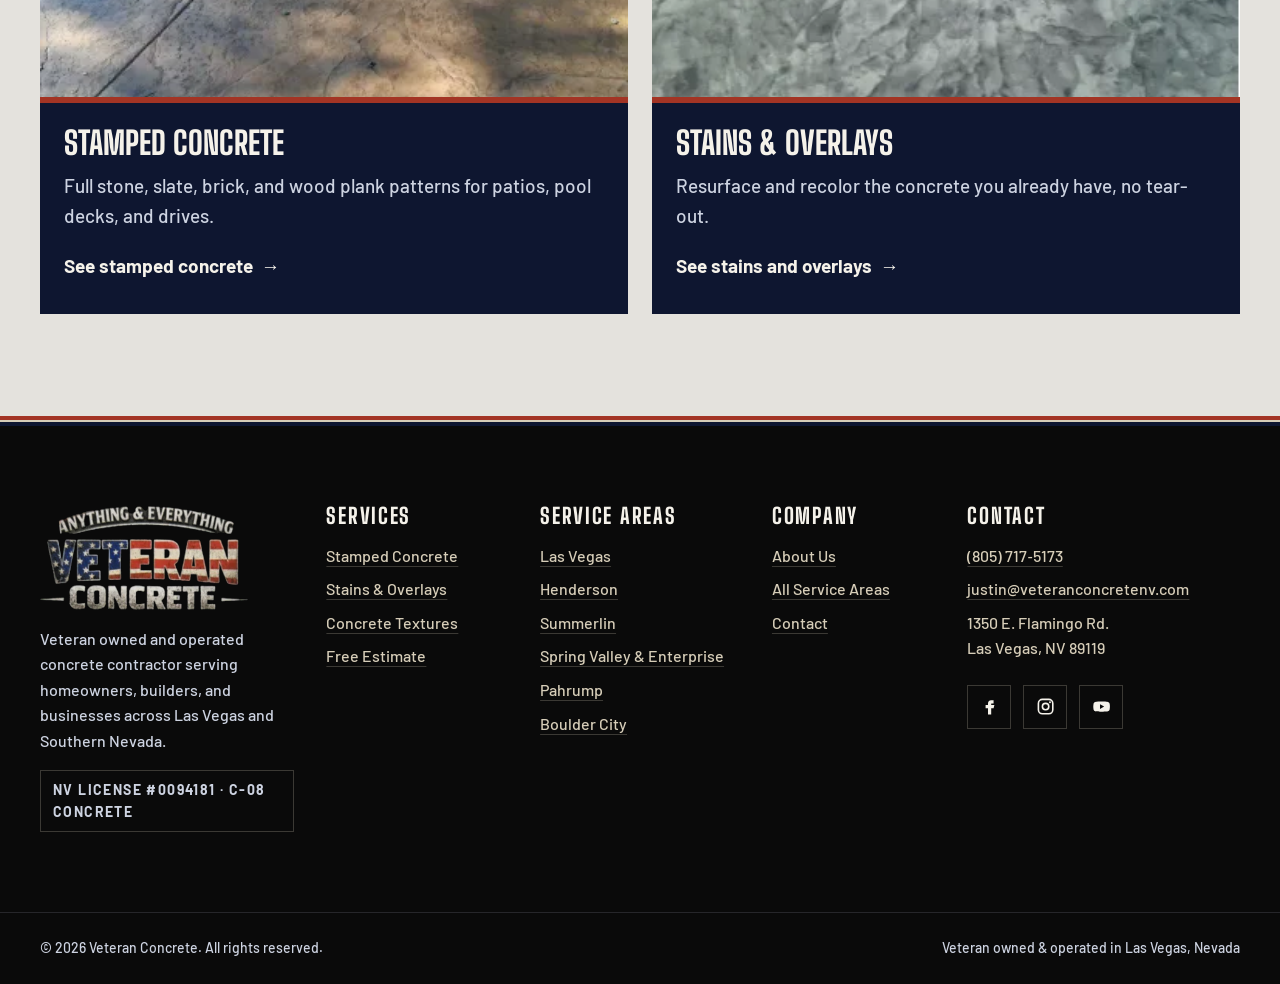
<file: services/concrete-textures/index.html>
<!doctype html>
<html lang="en">
  <head>
    <meta charset="UTF-8" />
    <meta name="viewport" content="width=device-width, initial-scale=1.0" />
    <title>Decorative Concrete Textures Las Vegas | Veteran Concrete</title>
    <meta
      name="description"
      content="Decorative concrete textures in Las Vegas: wood grain, stone, broom, salt, and colored finishes for patios, walks, and drives. Free estimates."
    />
    <link rel="canonical" href="https://www.veteranconcretenv.com/services/concrete-textures/" />

    <meta property="og:type" content="article" />
    <meta property="og:site_name" content="Veteran Concrete" />
    <meta property="og:title" content="Decorative Concrete Textures Las Vegas | Veteran Concrete" />
    <meta
      property="og:description"
      content="Decorative concrete textures in Las Vegas: wood grain, stone, broom, salt, and colored finishes for patios, walks, and drives. Free estimates."
    />
    <meta property="og:url" content="https://www.veteranconcretenv.com/services/concrete-textures/" />
    <meta property="og:image" content="https://www.veteranconcretenv.com/images/og-default.png" />
    <meta property="og:image:width" content="1200" />
    <meta property="og:image:height" content="630" />
    <meta property="og:image:alt" content="Veteran Concrete logo in flag colors, Las Vegas concrete contractor, Nevada license 0094181" />
    <meta name="twitter:card" content="summary_large_image" />
    <meta name="twitter:title" content="Decorative Concrete Textures Las Vegas | Veteran Concrete" />
    <meta
      name="twitter:description"
      content="Decorative concrete textures in Las Vegas: wood grain, stone, broom, salt, and colored finishes for patios, walks, and drives. Free estimates."
    />
    <meta name="twitter:image" content="https://www.veteranconcretenv.com/images/og-default.png" />

    <link rel="icon" href="/favicon.ico" sizes="any" />
    <link rel="icon" href="/favicon.svg" type="image/svg+xml" />
    <link rel="apple-touch-icon" href="/apple-touch-icon.png" />
    <link rel="manifest" href="/site.webmanifest" />
    <meta name="theme-color" content="#0a0a0a" />

    <link rel="preload" href="/fonts/big-shoulders-display-var.woff2" as="font" type="font/woff2" crossorigin />
    <link rel="preload" href="/fonts/barlow-500.woff2" as="font" type="font/woff2" crossorigin />
    <link rel="stylesheet" href="/css/tokens.css" />
    <link rel="stylesheet" href="/css/base.css" />
    <link rel="stylesheet" href="/css/components.css" />
    <link rel="stylesheet" href="/css/service.css" />
    <script src="/js/main.js" defer></script>

    <!-- Structured data: inline by spec (JSON-LD). -->
    <script type="application/ld+json">
      {
        "@context": "https://schema.org",
        "@graph": [
          {
            "@type": "Service",
            "@id": "https://www.veteranconcretenv.com/services/concrete-textures/#service",
            "name": "Decorative Concrete Textures",
            "serviceType": "Decorative concrete finishes and colored concrete",
            "description": "Broom, rock salt, exposed aggregate, wood grain, and stone texture finishes plus integral colored concrete for patios, walkways, pool areas, and driveways in Las Vegas.",
            "provider": { "@id": "https://www.veteranconcretenv.com/#business" },
            "areaServed": [
              { "@type": "City", "name": "Las Vegas" },
              { "@type": "AdministrativeArea", "name": "Clark County, Nevada" }
            ],
            "url": "https://www.veteranconcretenv.com/services/concrete-textures/"
          },
          {
            "@type": ["HomeAndConstructionBusiness", "Organization"],
            "@id": "https://www.veteranconcretenv.com/#business",
            "name": "Veteran Concrete",
            "url": "https://www.veteranconcretenv.com/",
            "logo": "https://www.veteranconcretenv.com/images/veteran-concrete-logo.webp",
            "telephone": "+1-805-717-5173",
            "email": "justin@veteranconcretenv.com",
            "address": {
              "@type": "PostalAddress",
              "streetAddress": "1350 E. Flamingo Rd.",
              "addressLocality": "Las Vegas",
              "addressRegion": "NV",
              "postalCode": "89119",
              "addressCountry": "US"
            }
          },
          {
            "@type": "WebPage",
            "@id": "https://www.veteranconcretenv.com/services/concrete-textures/#webpage",
            "url": "https://www.veteranconcretenv.com/services/concrete-textures/",
            "name": "Decorative Concrete Textures Las Vegas | Veteran Concrete",
            "isPartOf": { "@id": "https://www.veteranconcretenv.com/#website" },
            "about": { "@id": "https://www.veteranconcretenv.com/services/concrete-textures/#service" },
            "breadcrumb": { "@id": "https://www.veteranconcretenv.com/services/concrete-textures/#breadcrumb" }
          },
          {
            "@type": "WebSite",
            "@id": "https://www.veteranconcretenv.com/#website",
            "url": "https://www.veteranconcretenv.com/",
            "name": "Veteran Concrete"
          },
          {
            "@type": "BreadcrumbList",
            "@id": "https://www.veteranconcretenv.com/services/concrete-textures/#breadcrumb",
            "itemListElement": [
              { "@type": "ListItem", "position": 1, "name": "Home", "item": "https://www.veteranconcretenv.com/" },
              { "@type": "ListItem", "position": 2, "name": "Concrete Textures", "item": "https://www.veteranconcretenv.com/services/concrete-textures/" }
            ]
          },
          {
            "@type": "FAQPage",
            "@id": "https://www.veteranconcretenv.com/services/concrete-textures/#faq",
            "mainEntity": [
              {
                "@type": "Question",
                "name": "What is the difference between textured and stamped concrete?",
                "acceptedAnswer": {
                  "@type": "Answer",
                  "text": "Stamped concrete presses a repeating pattern like brick or flagstone into the slab, with visible joints between the shapes. Textured concrete adds surface feel and grain without the defined pattern, using seamless texture skins, brooms, rock salt, or exposed aggregate. Texturing often costs less and gives better grip."
                }
              },
              {
                "@type": "Question",
                "name": "Which concrete texture is best around a pool?",
                "acceptedAnswer": {
                  "@type": "Answer",
                  "text": "Rock salt, light broom, or a knockdown finish in a light color. They grip well with wet feet and stay cooler in the Las Vegas sun than dark or smooth concrete."
                }
              },
              {
                "@type": "Question",
                "name": "Does colored concrete fade in the sun?",
                "acceptedAnswer": {
                  "@type": "Answer",
                  "text": "Integral color is mixed all the way through the concrete, so it never wears off like paint. Strong sun can soften the surface tone over the years, and a UV-stable sealer slows that down."
                }
              },
              {
                "@type": "Question",
                "name": "Can you add texture to existing concrete?",
                "acceptedAnswer": {
                  "@type": "Answer",
                  "text": "Yes. A concrete overlay puts a new surface on top of a sound existing slab, and that new surface can be textured, stamped, or colored. It is a common way to upgrade a plain gray patio or walk without tearing it out."
                }
              }
            ]
          }
        ]
      }
    </script>
  </head>
  <body>
    <a class="skip-link" href="#main">Skip to content</a>

    <header class="site-header">
      <div class="site-header__inner wrap">
        <a class="brand" href="/">
          <img src="/images/veteran-concrete-logo.webp" width="400" height="199" alt="Veteran Concrete home" />
        </a>
        <nav id="primary-nav" class="primary-nav" aria-label="Primary">
          <ul>
            <li class="nav-sub">
              <button type="button" class="nav-sub__toggle is-current" aria-expanded="false" aria-controls="nav-services">
                Services<span class="nav-sub__caret" aria-hidden="true"></span>
              </button>
              <ul id="nav-services" class="nav-sub__menu">
                <li><a href="/services/stamped-concrete/">Stamped Concrete</a></li>
                <li><a href="/services/stains-overlays/">Stains &amp; Overlays</a></li>
                <li><a href="/services/concrete-textures/" aria-current="page">Concrete Textures</a></li>
              </ul>
            </li>
            <li><a href="/locations/">Service Areas</a></li>
            <li><a href="/about/">About</a></li>
            <li><a href="/contact/">Contact</a></li>
          </ul>
        </nav>
        <div class="header-actions">
          <a class="btn btn--red header-call" href="tel:+18057175173" aria-label="Call Veteran Concrete at (805) 717-5173">
            <svg viewBox="0 0 24 24" aria-hidden="true" focusable="false"><path fill="currentColor" d="M6.6 10.8a15.1 15.1 0 0 0 6.6 6.6l2.2-2.2a1 1 0 0 1 1-.25c1.1.37 2.3.57 3.6.57a1 1 0 0 1 1 1V20a1 1 0 0 1-1 1A17 17 0 0 1 3 4a1 1 0 0 1 1-1h3.5a1 1 0 0 1 1 1c0 1.25.2 2.45.57 3.57a1 1 0 0 1-.25 1z" /></svg>
            <span class="header-call__label">Call</span>
            <span class="header-call__number">(805)&nbsp;717&#8209;5173</span>
          </a>
          <button type="button" class="nav-toggle" aria-expanded="false" aria-controls="primary-nav">
            <span class="nav-toggle__bars" aria-hidden="true"></span>
            Menu
          </button>
        </div>
      </div>
      <div class="flag-rule"></div>
    </header>

    <main id="main">
      <!-- HERO -->
      <section class="svc-hero section--ink" aria-labelledby="hero-title">
        <div class="wrap">
          <nav class="breadcrumbs" aria-label="Breadcrumb">
            <ol>
              <li><a href="/">Home</a></li>
              <li><span aria-current="page">Concrete Textures</span></li>
            </ol>
          </nav>
          <div class="svc-hero__grid">
            <div>
              <p class="eyebrow">Concrete textures &amp; color</p>
              <h1 id="hero-title">Decorative concrete textures in Las Vegas for grip, color, and character</h1>
              <p class="lead">
                Wood grain, natural stone, broom, rock salt, exposed aggregate, and colored concrete for patios, walkways, pool areas, and
                driveways. Decorative concrete that looks good, feels good underfoot, and hides the everyday wear that plain gray shows
                off.
              </p>
              <div class="btn-row">
                <a class="btn btn--red" href="tel:+18057175173">
                  <svg viewBox="0 0 24 24" aria-hidden="true" focusable="false"><path fill="currentColor" d="M6.6 10.8a15.1 15.1 0 0 0 6.6 6.6l2.2-2.2a1 1 0 0 1 1-.25c1.1.37 2.3.57 3.6.57a1 1 0 0 1 1 1V20a1 1 0 0 1-1 1A17 17 0 0 1 3 4a1 1 0 0 1 1-1h3.5a1 1 0 0 1 1 1c0 1.25.2 2.45.57 3.57a1 1 0 0 1-.25 1z" /></svg>
                  Call&nbsp;(805)&nbsp;717&#8209;5173
                </a>
                <a class="btn btn--ghost" href="/contact/">Get My Free Estimate</a>
              </div>
            </div>
            <figure class="svc-photo">
              <img
                src="/images/wood-plank-stamped-concrete.webp"
                width="372"
                height="238"
                alt="Concrete finished with a realistic wood plank texture, grain, and nail details"
              />
              <figcaption>Wood plank texture with grain detail</figcaption>
            </figure>
          </div>
        </div>
      </section>

      <!-- PHONE BAND -->
      <section class="phone-band" aria-label="Call for a free estimate">
        <div class="phone-band__inner wrap">
          <p class="phone-band__label">
            Free decorative concrete estimates in Las Vegas
            <span>Talk through textures and colors before you commit.</span>
          </p>
          <a class="phone-band__number" href="tel:+18057175173">(805)&nbsp;717&#8209;5173</a>
        </div>
      </section>

      <!-- PROBLEM -->
      <section class="section section--paper on-light" aria-labelledby="problem-title">
        <div class="wrap split">
          <div class="split__main">
            <p class="eyebrow">Beyond plain gray</p>
            <h2 id="problem-title">Plain concrete shows everything and grips nothing</h2>
            <p class="lead">
              A smooth gray slab is the cheapest finish there is, and it looks like it. Every tire mark, oil drip, rust ring, and hairline
              crack stands out, and the glare off it in July is brutal.
            </p>
            <p>
              Smooth concrete also gets slick when it's wet, which matters on a sloped driveway after a desert downpour or on a pool deck
              every single day. A textured, colored finish fixes both problems at once: it hides wear, and it gives your feet and tires
              something to grab.
            </p>
            <p>
              Texture is also the most affordable way into decorative concrete. You get real character and a custom look on a patio,
              walkway, or drive without paying for a full stamped pattern, and our crew finishes it by hand.
            </p>
          </div>
          <aside class="aside-box" aria-labelledby="choose-title">
            <h3 id="choose-title">Choosing a concrete texture</h3>
            <ul class="checklist">
              <li><strong>Grip</strong><span>Pool decks, steps, and sloped drives need more tooth than a covered patio.</span></li>
              <li><strong>Heat</strong><span>Lighter colors and open textures stay cooler in the Las Vegas sun.</span></li>
              <li><strong>Upkeep</strong><span>Deeper textures hide dirt and wear. All decorative finishes last longer sealed.</span></li>
              <li><strong>Style</strong><span>Match the stucco, roof tile, and desert landscaping instead of fighting them.</span></li>
            </ul>
          </aside>
        </div>
      </section>

      <!-- SOLUTION: OPTIONS -->
      <section class="section section--slab on-light" aria-labelledby="options-title">
        <div class="wrap">
          <div class="section-head section-head--split">
            <div>
              <p class="eyebrow">Finishes we install</p>
              <h2 id="options-title">Concrete textures and colored concrete finishes</h2>
            </div>
            <p>From practical to showpiece. Mix them, too: a broom-finished drive with a textured stone border is a sharp combination.</p>
          </div>
          <ul class="options">
            <li class="option" data-reveal>
              <h3>Wood grain</h3>
              <p>Plank lines, grain, and knots pressed into the surface for the warmth of wood that won't rot, warp, or splinter.</p>
            </li>
            <li class="option" data-reveal>
              <h3>Stone and slate texture</h3>
              <p>Seamless stone texture with no grout lines. Natural looking, comfortable to walk on, and great on patios.</p>
            </li>
            <li class="option" data-reveal>
              <h3>Broom finish</h3>
              <p>The workhorse. Fine or heavy broom lines for traction on driveways, sidewalks, and sloped walks.</p>
            </li>
            <li class="option" data-reveal>
              <h3>Rock salt finish</h3>
              <p>Small pitted texture that feels great barefoot and grips when wet. A popular pool deck choice.</p>
            </li>
            <li class="option" data-reveal>
              <h3>Exposed aggregate</h3>
              <p>The top layer is washed back to reveal the rock in the mix. Rugged, grippy, and right at home with desert landscaping.</p>
            </li>
            <li class="option" data-reveal>
              <h3>Colored concrete</h3>
              <p>Integral color mixed through the whole slab, in earth tones that suit Las Vegas homes. It never wears off like paint.</p>
            </li>
          </ul>
        </div>
      </section>

      <!-- VEGAS -->
      <section class="section section--ink" aria-labelledby="vegas-title">
        <div class="wrap">
          <div class="section-head">
            <p class="eyebrow">Built for the desert</p>
            <h2 id="vegas-title">Textured concrete that works in Las Vegas</h2>
          </div>
          <ul class="vegas">
            <li data-reveal>
              <h3>Monsoon slick</h3>
              <p>Summer storms hit fast. A textured drive or walk keeps its grip when the rain finally comes down hard.</p>
            </li>
            <li data-reveal>
              <h3>Barefoot heat</h3>
              <p>Light colors and open textures reflect more sun, so pool areas and patios stay usable on hot afternoons.</p>
            </li>
            <li data-reveal>
              <h3>Desert dust</h3>
              <p>Earth-tone color and texture hide the dust and grit that blow in, so the concrete looks clean longer.</p>
            </li>
          </ul>
        </div>
      </section>

      <!-- OFFER: PROCESS -->
      <section class="section section--paper on-light" aria-labelledby="process-title">
        <div class="wrap">
          <div class="section-head">
            <p class="eyebrow">How it works</p>
            <h2 id="process-title">From plain slab to finished texture</h2>
          </div>
          <ol class="steps">
            <li class="step" data-reveal>
              <h3>Pick the finish</h3>
              <p>We look at the site and how you'll use it, then recommend textures and colors that fit.</p>
            </li>
            <li class="step" data-reveal>
              <h3>Prep and pour</h3>
              <p>Base, forms, and reinforcement done right, then colored concrete placed and leveled.</p>
            </li>
            <li class="step" data-reveal>
              <h3>Texture by hand</h3>
              <p>Broom, salt, aggregate wash, or texture skins applied at the right moment for a consistent finish.</p>
            </li>
            <li class="step" data-reveal>
              <h3>Joints and seal</h3>
              <p>Control joints cut, the surface sealed where it needs it, and the job walked with you.</p>
            </li>
          </ol>
        </div>
      </section>

      <!-- PROOF -->
      <section class="section section--ink" aria-labelledby="proof-title">
        <div class="wrap proof">
          <div class="proof__copy">
            <p class="eyebrow">Customer review</p>
            <h2 id="proof-title">Started Tuesday, finished Thursday</h2>
            <p>
              Customers notice when a crew shows up ready and works efficiently. Fast doesn't mean rushed. It means the planning happened
              before the truck arrived.
            </p>
            <a class="btn btn--red" href="/contact/">Get My Free Estimate</a>
          </div>
          <figure class="review review--feature" data-reveal>
            <blockquote>
              <p>
                I couldn't have asked for a better, more efficient company to handle my concrete needs. Justin and his team started on
                Tuesday and by Thursday I had around 8 yards of cement and a nice new patio and walkway. I would recommend them and will be
                going to them for any future cement work.
              </p>
            </blockquote>
            <figcaption><strong>Oscar F.</strong> Lompoc, CA</figcaption>
          </figure>
        </div>
      </section>

      <!-- OBJECTIONS: FAQ -->
      <section class="section section--ink" aria-labelledby="faq-title">
        <div class="wrap faq-layout">
          <div class="section-head">
            <p class="eyebrow">Texture FAQ</p>
            <h2 id="faq-title">Decorative concrete texture questions</h2>
            <p>Not sure which finish fits your project? Call and we'll talk it through.</p>
            <a class="btn btn--red faq-layout__call" href="tel:+18057175173">Call&nbsp;(805)&nbsp;717&#8209;5173</a>
          </div>
          <div class="faq">
            <details>
              <summary>What's the difference between textured and stamped concrete?</summary>
              <div class="faq__answer">
                <p>
                  <a href="/services/stamped-concrete/">Stamped concrete</a> presses a repeating pattern like brick or flagstone into the
                  slab, with visible joints between the shapes. Textured concrete adds surface feel and grain without the defined pattern,
                  using seamless texture skins, brooms, rock salt, or exposed aggregate. Texturing often costs less and gives better grip.
                </p>
              </div>
            </details>
            <details>
              <summary>Which concrete texture is best around a pool?</summary>
              <div class="faq__answer">
                <p>
                  Rock salt, light broom, or a knockdown finish in a light color. They grip well with wet feet and stay cooler in the Las
                  Vegas sun than dark or smooth concrete.
                </p>
              </div>
            </details>
            <details>
              <summary>Does colored concrete fade in the sun?</summary>
              <div class="faq__answer">
                <p>
                  Integral color is mixed all the way through the concrete, so it never wears off like paint. Strong sun can soften the
                  surface tone over the years, and a UV-stable sealer slows that down.
                </p>
              </div>
            </details>
            <details>
              <summary>Can you add texture to existing concrete?</summary>
              <div class="faq__answer">
                <p>
                  Yes. A <a href="/services/stains-overlays/">concrete overlay</a> puts a new surface on top of a sound existing slab, and
                  that new surface can be textured, stamped, or colored. It's a common way to upgrade a plain gray patio or walk without
                  tearing it out.
                </p>
              </div>
            </details>
          </div>
        </div>
      </section>

      <!-- CTA -->
      <section class="section section--red final-cta" aria-labelledby="cta-title">
        <div class="wrap">
          <p class="eyebrow">Free estimate</p>
          <h2 id="cta-title">Give your concrete some character</h2>
          <p class="lead">Call for a free on-site estimate anywhere in Las Vegas and Clark County, or send a few details online.</p>
          <div class="btn-row">
            <a class="btn btn--red" href="tel:+18057175173">Call&nbsp;(805)&nbsp;717&#8209;5173</a>
            <a class="btn btn--ghost" href="/contact/">Request a Free Estimate</a>
          </div>
        </div>
      </section>

      <!-- RELATED -->
      <section class="section section--slab on-light" aria-labelledby="related-title">
        <div class="wrap">
          <div class="section-head">
            <p class="eyebrow">More concrete services</p>
            <h2 id="related-title">Want even more of a statement?</h2>
          </div>
          <ul class="related-grid">
            <li>
              <a class="service-card" href="/services/stamped-concrete/">
                <img src="/images/stamped-concrete-fire-pit-patio.webp" width="380" height="240" loading="lazy" alt="Stamped concrete patio with a curved border around a stone fire pit" />
                <span class="service-card__body">
                  <span class="service-card__title">Stamped Concrete</span>
                  <span class="service-card__text">Full stone, slate, brick, and wood plank patterns for patios, pool decks, and drives.</span>
                  <span class="service-card__more">See stamped concrete</span>
                </span>
              </a>
            </li>
            <li>
              <a class="service-card" href="/services/stains-overlays/">
                <img src="/images/stamped-stone-texture-concrete.webp" width="373" height="236" loading="lazy" alt="Close-up of a gray concrete overlay with a natural stone texture" />
                <span class="service-card__body">
                  <span class="service-card__title">Stains &amp; Overlays</span>
                  <span class="service-card__text">Resurface and recolor the concrete you already have, no tear-out.</span>
                  <span class="service-card__more">See stains and overlays</span>
                </span>
              </a>
            </li>
          </ul>
        </div>
      </section>
    </main>

    <footer class="site-footer">
      <div class="flag-rule"></div>
      <div class="site-footer__grid wrap">
        <div class="site-footer__brand">
          <img src="/images/veteran-concrete-logo.webp" width="400" height="199" loading="lazy" alt="Veteran Concrete" />
          <p>Veteran owned and operated concrete contractor serving homeowners, builders, and businesses across Las Vegas and Southern Nevada.</p>
          <p class="license-plate">NV License #0094181 &middot; C-08 Concrete</p>
        </div>
        <div>
          <h2>Services</h2>
          <ul>
            <li><a href="/services/stamped-concrete/">Stamped Concrete</a></li>
            <li><a href="/services/stains-overlays/">Stains &amp; Overlays</a></li>
            <li><a href="/services/concrete-textures/">Concrete Textures</a></li>
            <li><a href="/contact/">Free Estimate</a></li>
          </ul>
        </div>
        <div>
          <h2>Service Areas</h2>
          <ul>
            <li><a href="/locations/las-vegas/">Las Vegas</a></li>
            <li><a href="/locations/henderson/">Henderson</a></li>
            <li><a href="/locations/summerlin/">Summerlin</a></li>
            <li><a href="/locations/spring-valley-enterprise/">Spring Valley &amp; Enterprise</a></li>
            <li><a href="/locations/pahrump/">Pahrump</a></li>
            <li><a href="/locations/boulder-city/">Boulder City</a></li>
          </ul>
        </div>
        <div>
          <h2>Company</h2>
          <ul>
            <li><a href="/about/">About Us</a></li>
            <li><a href="/locations/">All Service Areas</a></li>
            <li><a href="/contact/">Contact</a></li>
          </ul>
        </div>
        <div>
          <h2>Contact</h2>
          <address>
            <a href="tel:+18057175173">(805)&nbsp;717&#8209;5173</a>
            <a href="mailto:justin@veteranconcretenv.com">justin@veteranconcretenv.com</a>
            <span>1350 E. Flamingo Rd.<br />Las Vegas, NV 89119</span>
          </address>
          <div class="social">
            <a href="https://www.facebook.com/jitconcrete" aria-label="Veteran Concrete on Facebook">
              <svg viewBox="0 0 24 24" aria-hidden="true" focusable="false"><path fill="currentColor" d="M14 8h3V4h-3c-2.8 0-4 1.7-4 4.3V10H7v4h3v8h4v-8h3l1-4h-4V8.6c0-.4.3-.6.6-.6z" /></svg>
            </a>
            <a href="https://www.instagram.com/justintime_concrete_pumping" aria-label="Veteran Concrete on Instagram">
              <svg viewBox="0 0 24 24" aria-hidden="true" focusable="false"><rect x="3" y="3" width="18" height="18" rx="5" fill="none" stroke="currentColor" stroke-width="2" /><circle cx="12" cy="12" r="4" fill="none" stroke="currentColor" stroke-width="2" /><circle cx="17.5" cy="6.5" r="1.2" fill="currentColor" /></svg>
            </a>
            <a href="https://www.youtube.com/channel/UCADByEOtTZ2amgbom4W28Uw" aria-label="Veteran Concrete on YouTube">
              <svg viewBox="0 0 24 24" aria-hidden="true" focusable="false"><path fill="currentColor" d="M22 8.2a3 3 0 0 0-2.1-2.1C18 5.6 12 5.6 12 5.6s-6 0-7.9.5A3 3 0 0 0 2 8.2 31 31 0 0 0 1.6 12c0 1.3.1 2.6.4 3.8a3 3 0 0 0 2.1 2.1c1.9.5 7.9.5 7.9.5s6 0 7.9-.5a3 3 0 0 0 2.1-2.1c.3-1.2.4-2.5.4-3.8s-.1-2.6-.4-3.8zM10 15V9l5.2 3z" /></svg>
            </a>
          </div>
        </div>
      </div>
      <div class="site-footer__base">
        <div class="wrap">
          <p>&copy; 2026 Veteran Concrete. All rights reserved.</p>
          <p>Veteran owned &amp; operated in Las Vegas, Nevada</p>
        </div>
      </div>
    </footer>
  </body>
</html>
</file>
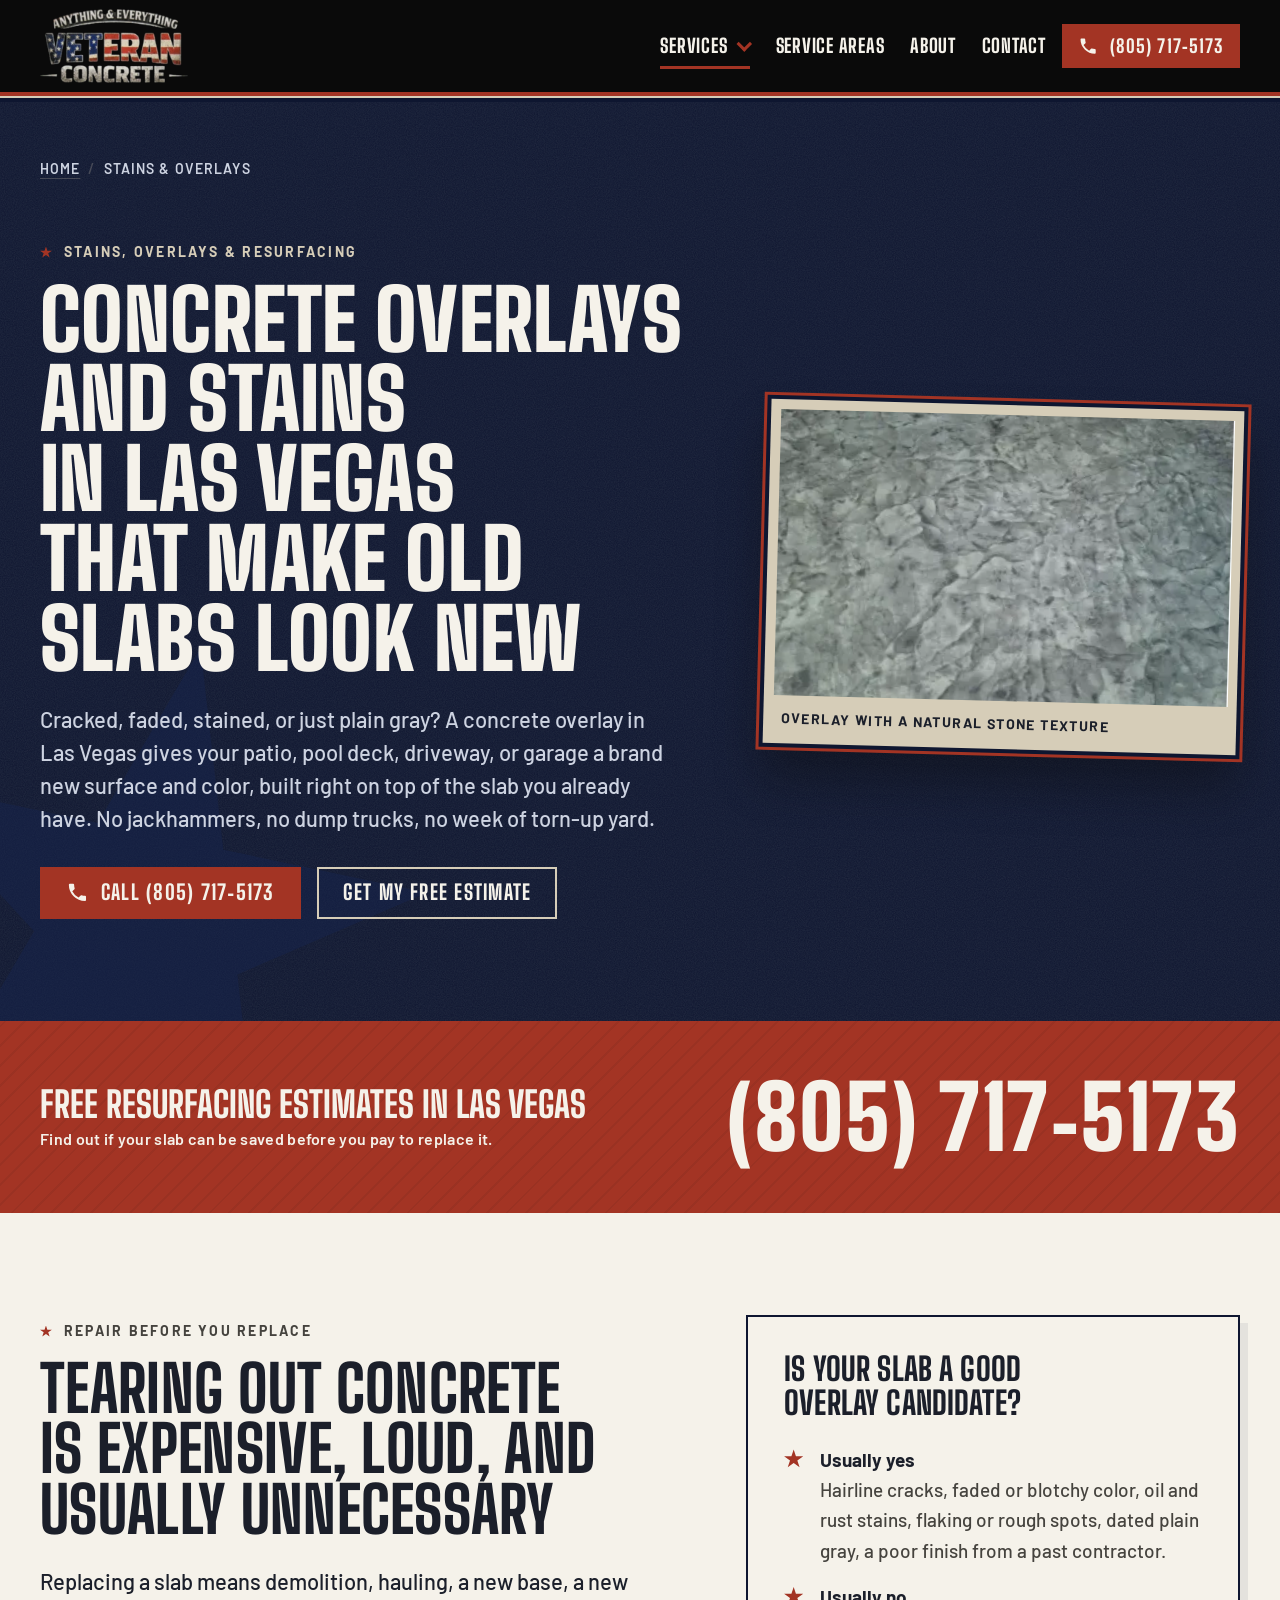
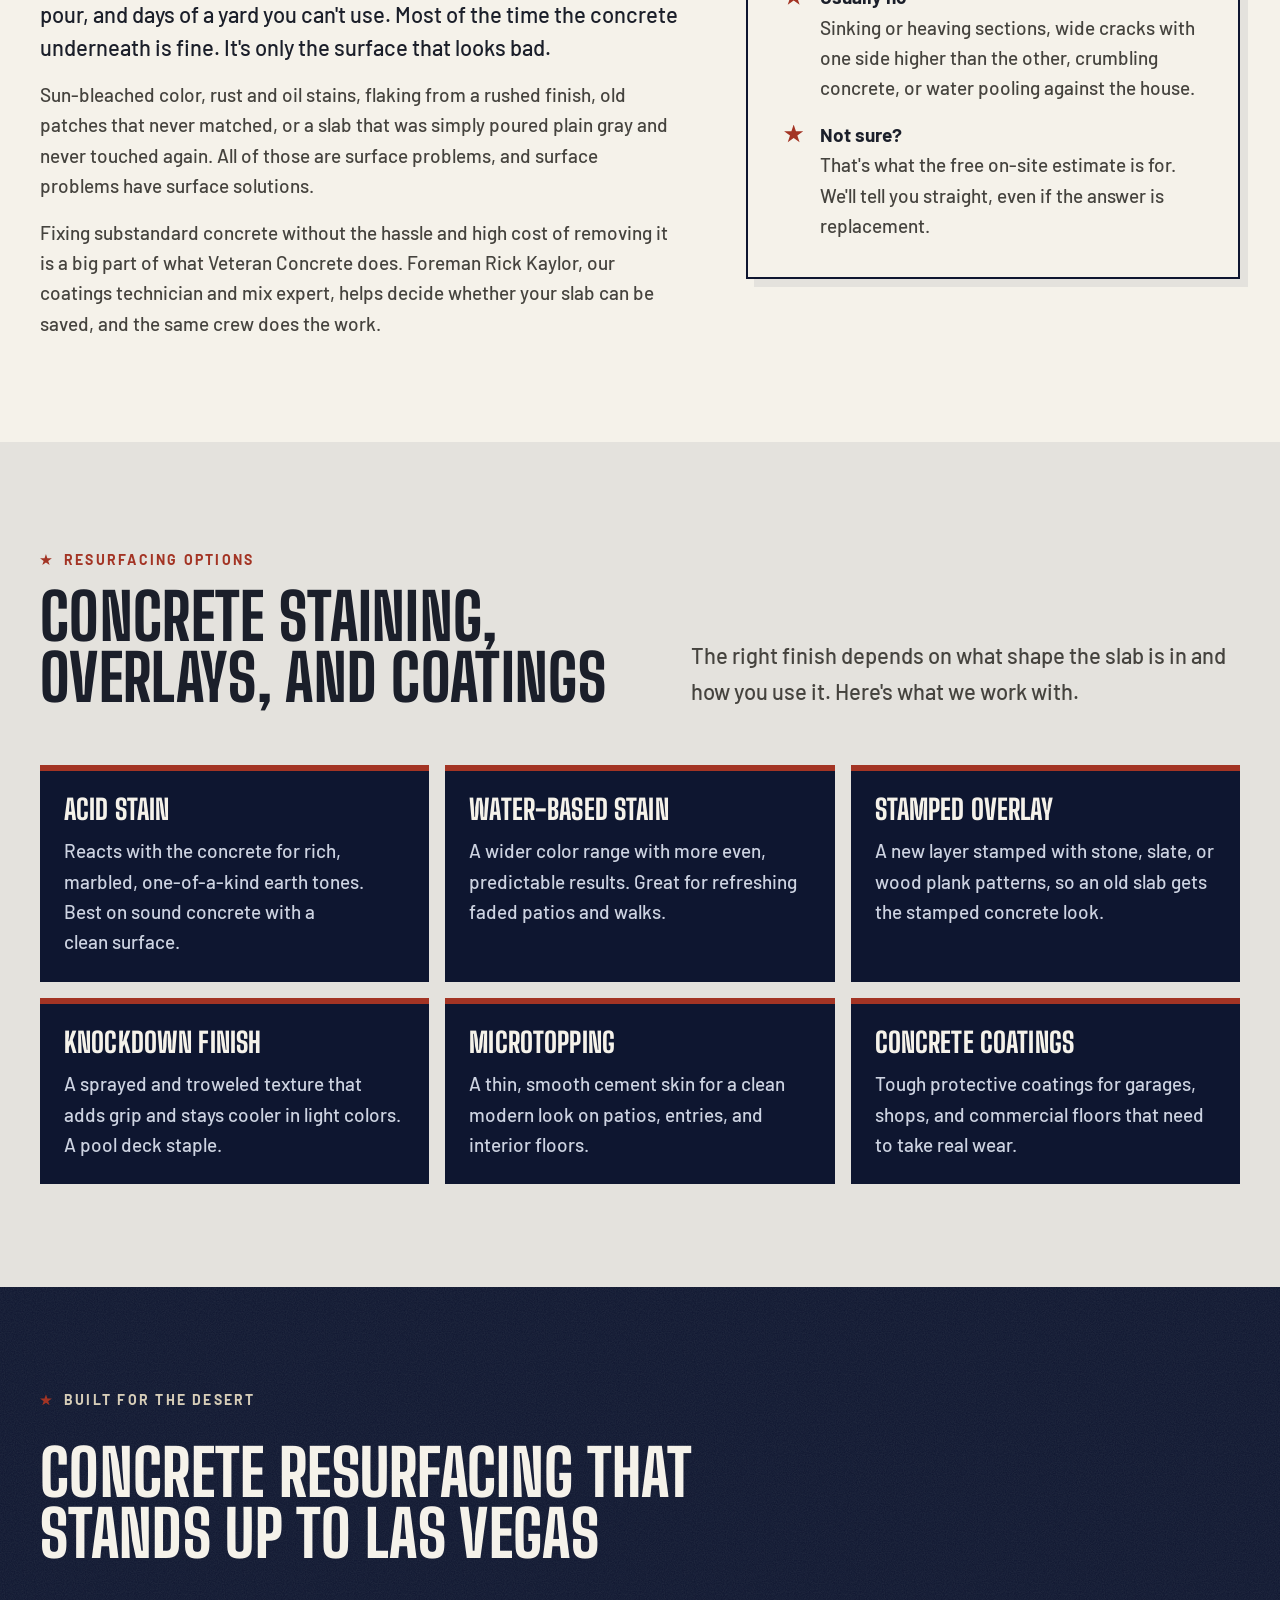
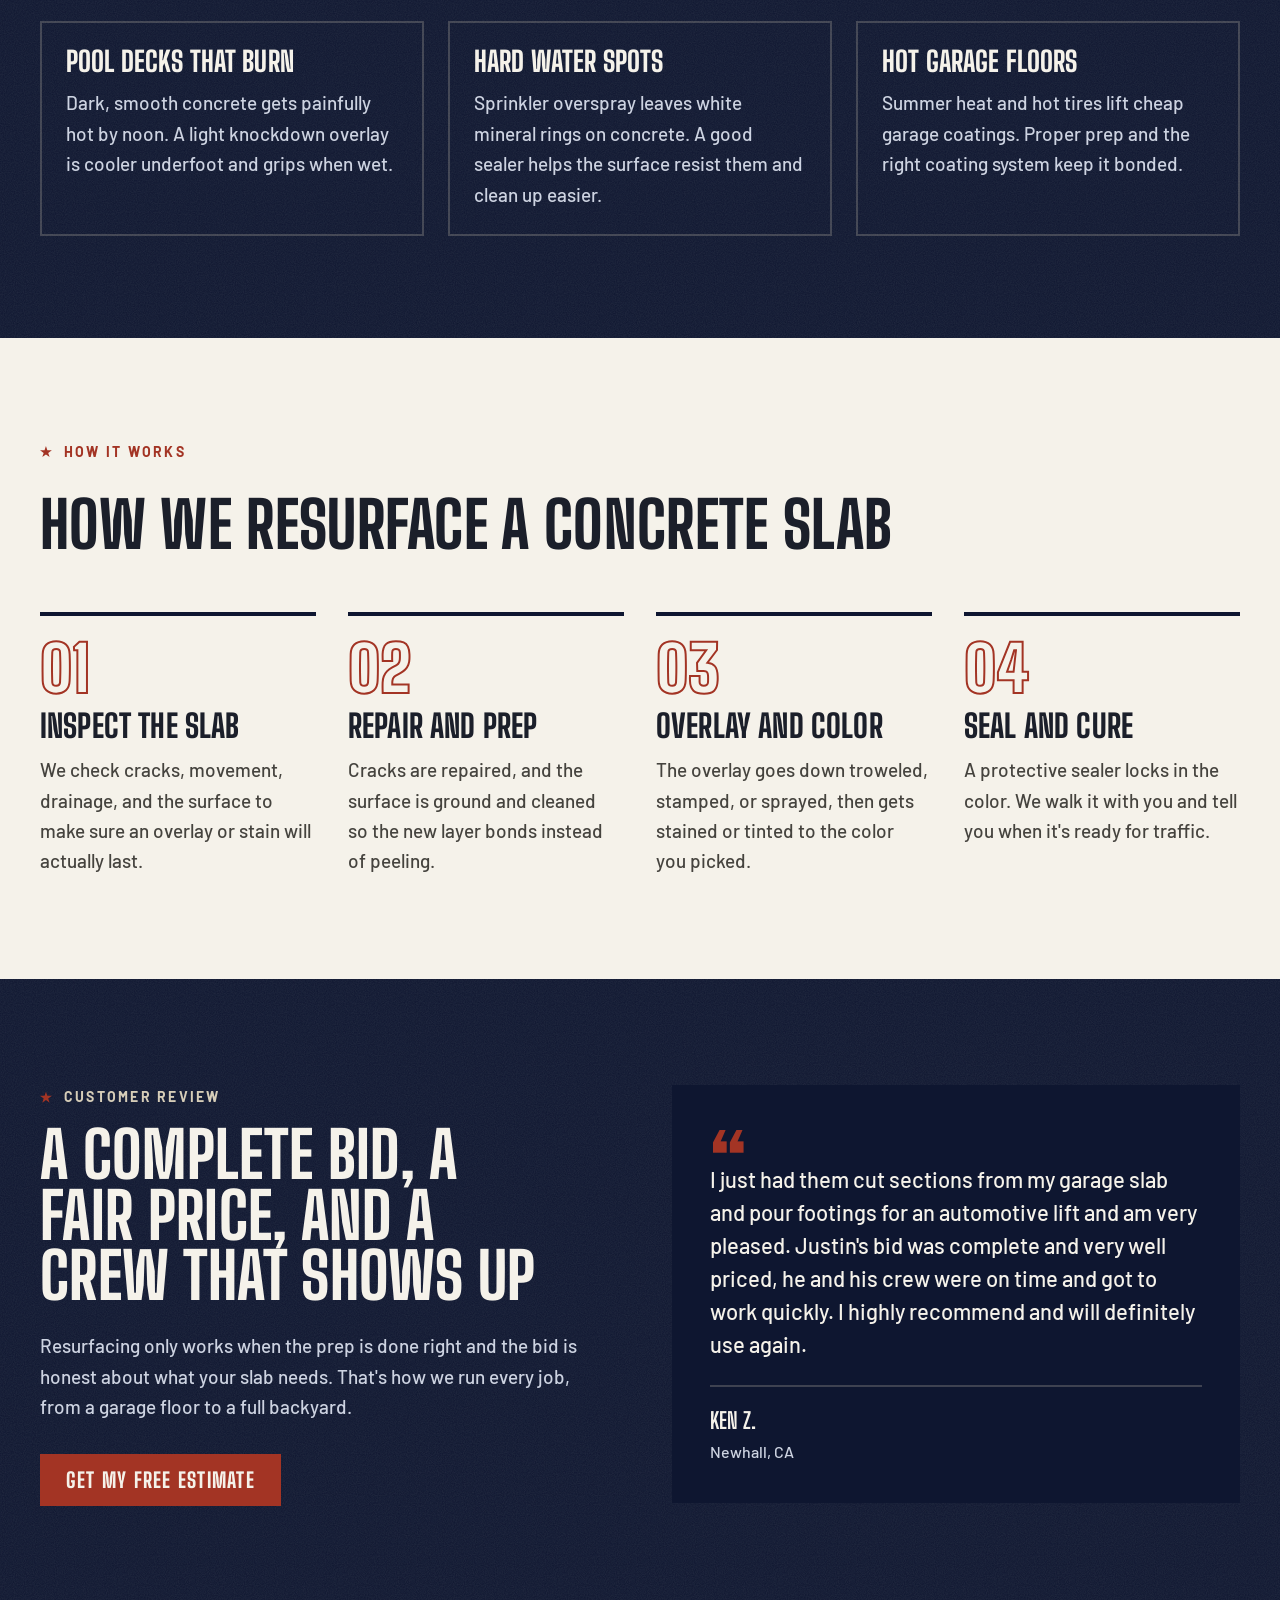
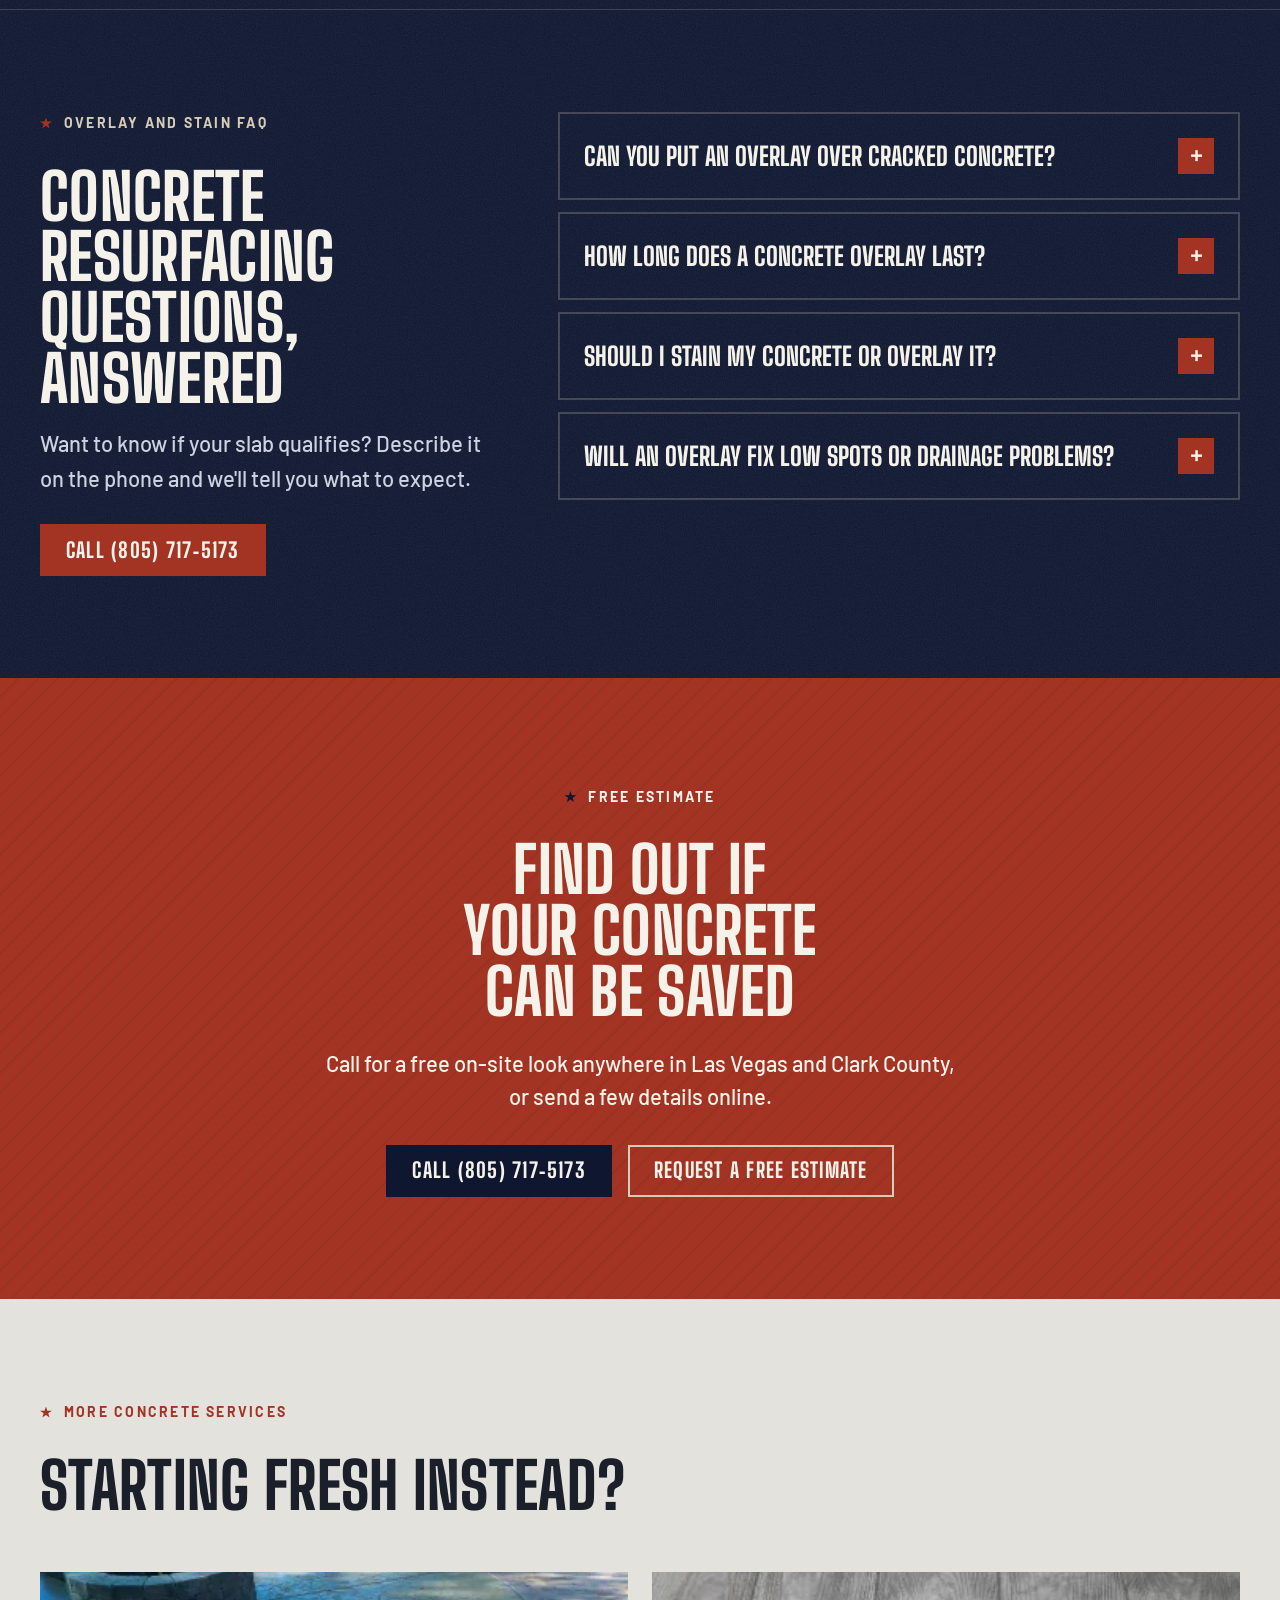
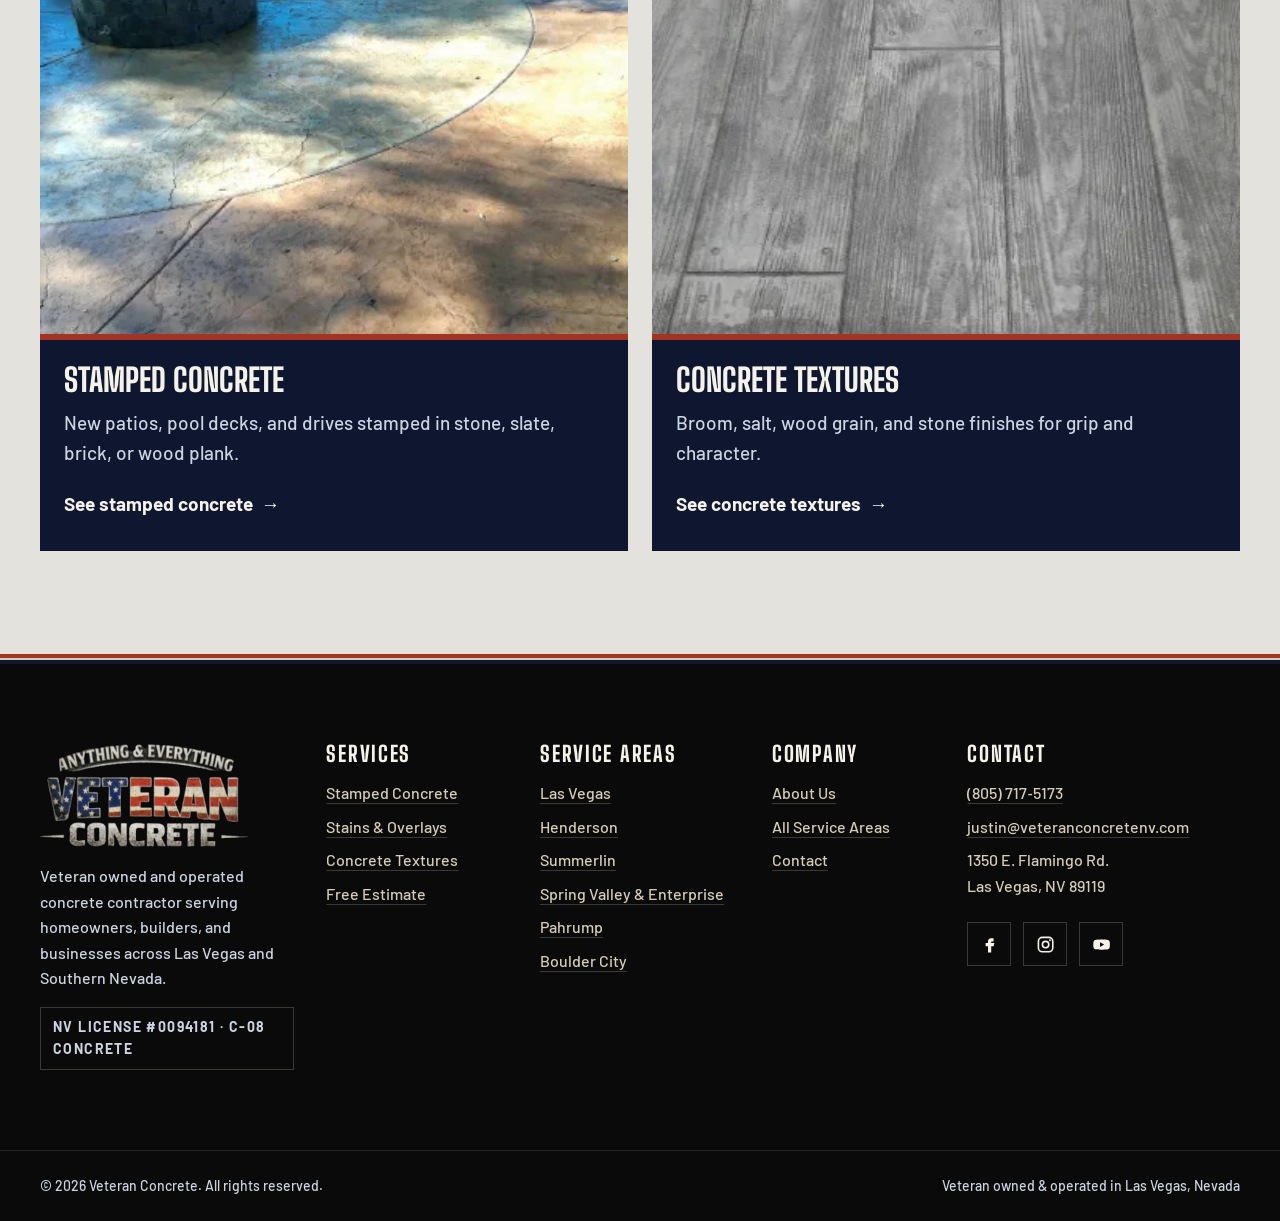
<file: services/stains-overlays/index.html>
<!doctype html>
<html lang="en">
  <head>
    <meta charset="UTF-8" />
    <meta name="viewport" content="width=device-width, initial-scale=1.0" />
    <title>Concrete Stains &amp; Overlays Las Vegas | Veteran Concrete</title>
    <meta
      name="description"
      content="Resurface cracked, faded, or dated concrete in Las Vegas with overlays and stains. No tear-out. Veteran owned, NV License #0094181. Free estimates."
    />
    <link rel="canonical" href="https://www.veteranconcretenv.com/services/stains-overlays/" />

    <meta property="og:type" content="article" />
    <meta property="og:site_name" content="Veteran Concrete" />
    <meta property="og:title" content="Concrete Stains &amp; Overlays Las Vegas | Veteran Concrete" />
    <meta
      property="og:description"
      content="Resurface cracked, faded, or dated concrete in Las Vegas with overlays and stains. No tear-out. Veteran owned, NV License #0094181. Free estimates."
    />
    <meta property="og:url" content="https://www.veteranconcretenv.com/services/stains-overlays/" />
    <meta property="og:image" content="https://www.veteranconcretenv.com/images/og-default.png" />
    <meta property="og:image:width" content="1200" />
    <meta property="og:image:height" content="630" />
    <meta property="og:image:alt" content="Veteran Concrete logo in flag colors, Las Vegas concrete contractor, Nevada license 0094181" />
    <meta name="twitter:card" content="summary_large_image" />
    <meta name="twitter:title" content="Concrete Stains &amp; Overlays Las Vegas | Veteran Concrete" />
    <meta
      name="twitter:description"
      content="Resurface cracked, faded, or dated concrete in Las Vegas with overlays and stains. No tear-out. Veteran owned, NV License #0094181. Free estimates."
    />
    <meta name="twitter:image" content="https://www.veteranconcretenv.com/images/og-default.png" />

    <link rel="icon" href="/favicon.ico" sizes="any" />
    <link rel="icon" href="/favicon.svg" type="image/svg+xml" />
    <link rel="apple-touch-icon" href="/apple-touch-icon.png" />
    <link rel="manifest" href="/site.webmanifest" />
    <meta name="theme-color" content="#0a0a0a" />

    <link rel="preload" href="/fonts/big-shoulders-display-var.woff2" as="font" type="font/woff2" crossorigin />
    <link rel="preload" href="/fonts/barlow-500.woff2" as="font" type="font/woff2" crossorigin />
    <link rel="stylesheet" href="/css/tokens.css" />
    <link rel="stylesheet" href="/css/base.css" />
    <link rel="stylesheet" href="/css/components.css" />
    <link rel="stylesheet" href="/css/service.css" />
    <script src="/js/main.js" defer></script>

    <!-- Structured data: inline by spec (JSON-LD). -->
    <script type="application/ld+json">
      {
        "@context": "https://schema.org",
        "@graph": [
          {
            "@type": "Service",
            "@id": "https://www.veteranconcretenv.com/services/stains-overlays/#service",
            "name": "Concrete Stains and Overlays",
            "serviceType": "Concrete resurfacing, overlays, staining, and coatings",
            "description": "Concrete overlays, acid and water-based stains, stamped overlays, knockdown finishes, microtoppings, and coatings that resurface worn, cracked, or dated concrete in Las Vegas without tearing it out.",
            "provider": { "@id": "https://www.veteranconcretenv.com/#business" },
            "areaServed": [
              { "@type": "City", "name": "Las Vegas" },
              { "@type": "AdministrativeArea", "name": "Clark County, Nevada" }
            ],
            "url": "https://www.veteranconcretenv.com/services/stains-overlays/"
          },
          {
            "@type": ["HomeAndConstructionBusiness", "Organization"],
            "@id": "https://www.veteranconcretenv.com/#business",
            "name": "Veteran Concrete",
            "url": "https://www.veteranconcretenv.com/",
            "logo": "https://www.veteranconcretenv.com/images/veteran-concrete-logo.webp",
            "telephone": "+1-805-717-5173",
            "email": "justin@veteranconcretenv.com",
            "address": {
              "@type": "PostalAddress",
              "streetAddress": "1350 E. Flamingo Rd.",
              "addressLocality": "Las Vegas",
              "addressRegion": "NV",
              "postalCode": "89119",
              "addressCountry": "US"
            }
          },
          {
            "@type": "WebPage",
            "@id": "https://www.veteranconcretenv.com/services/stains-overlays/#webpage",
            "url": "https://www.veteranconcretenv.com/services/stains-overlays/",
            "name": "Concrete Stains & Overlays Las Vegas | Veteran Concrete",
            "isPartOf": { "@id": "https://www.veteranconcretenv.com/#website" },
            "about": { "@id": "https://www.veteranconcretenv.com/services/stains-overlays/#service" },
            "breadcrumb": { "@id": "https://www.veteranconcretenv.com/services/stains-overlays/#breadcrumb" }
          },
          {
            "@type": "WebSite",
            "@id": "https://www.veteranconcretenv.com/#website",
            "url": "https://www.veteranconcretenv.com/",
            "name": "Veteran Concrete"
          },
          {
            "@type": "BreadcrumbList",
            "@id": "https://www.veteranconcretenv.com/services/stains-overlays/#breadcrumb",
            "itemListElement": [
              { "@type": "ListItem", "position": 1, "name": "Home", "item": "https://www.veteranconcretenv.com/" },
              { "@type": "ListItem", "position": 2, "name": "Stains & Overlays", "item": "https://www.veteranconcretenv.com/services/stains-overlays/" }
            ]
          },
          {
            "@type": "FAQPage",
            "@id": "https://www.veteranconcretenv.com/services/stains-overlays/#faq",
            "mainEntity": [
              {
                "@type": "Question",
                "name": "Can you put an overlay over cracked concrete?",
                "acceptedAnswer": {
                  "@type": "Answer",
                  "text": "Yes, if the cracks are stable. Hairline and minor cracks are repaired and filled before the overlay goes down. Wide, shifting, or displaced cracks mean the slab is moving underneath, and an overlay will crack right along with it, so that concrete should be replaced instead."
                }
              },
              {
                "@type": "Question",
                "name": "How long does a concrete overlay last?",
                "acceptedAnswer": {
                  "@type": "Answer",
                  "text": "A well-prepared, properly bonded, and sealed overlay lasts for many years. Surface prep is what makes or breaks it, and resealing every few years in the Las Vegas sun keeps it looking new."
                }
              },
              {
                "@type": "Question",
                "name": "Should I stain my concrete or overlay it?",
                "acceptedAnswer": {
                  "@type": "Answer",
                  "text": "Stain changes the color of a slab whose surface is still in good shape. An overlay builds a brand new surface, so it is the better choice when the concrete is rough, patched, flaking, or you want to add a stamped pattern or texture."
                }
              },
              {
                "@type": "Question",
                "name": "Will an overlay fix low spots or drainage problems?",
                "acceptedAnswer": {
                  "@type": "Answer",
                  "text": "Only small ones. An overlay can smooth minor dips, but it cannot correct a slab that slopes toward the house or holds standing water. Those problems usually need the section removed and repoured with the right slope."
                }
              }
            ]
          }
        ]
      }
    </script>
  </head>
  <body>
    <a class="skip-link" href="#main">Skip to content</a>

    <header class="site-header">
      <div class="site-header__inner wrap">
        <a class="brand" href="/">
          <img src="/images/veteran-concrete-logo.webp" width="400" height="199" alt="Veteran Concrete home" />
        </a>
        <nav id="primary-nav" class="primary-nav" aria-label="Primary">
          <ul>
            <li class="nav-sub">
              <button type="button" class="nav-sub__toggle is-current" aria-expanded="false" aria-controls="nav-services">
                Services<span class="nav-sub__caret" aria-hidden="true"></span>
              </button>
              <ul id="nav-services" class="nav-sub__menu">
                <li><a href="/services/stamped-concrete/">Stamped Concrete</a></li>
                <li><a href="/services/stains-overlays/" aria-current="page">Stains &amp; Overlays</a></li>
                <li><a href="/services/concrete-textures/">Concrete Textures</a></li>
              </ul>
            </li>
            <li><a href="/locations/">Service Areas</a></li>
            <li><a href="/about/">About</a></li>
            <li><a href="/contact/">Contact</a></li>
          </ul>
        </nav>
        <div class="header-actions">
          <a class="btn btn--red header-call" href="tel:+18057175173" aria-label="Call Veteran Concrete at (805) 717-5173">
            <svg viewBox="0 0 24 24" aria-hidden="true" focusable="false"><path fill="currentColor" d="M6.6 10.8a15.1 15.1 0 0 0 6.6 6.6l2.2-2.2a1 1 0 0 1 1-.25c1.1.37 2.3.57 3.6.57a1 1 0 0 1 1 1V20a1 1 0 0 1-1 1A17 17 0 0 1 3 4a1 1 0 0 1 1-1h3.5a1 1 0 0 1 1 1c0 1.25.2 2.45.57 3.57a1 1 0 0 1-.25 1z" /></svg>
            <span class="header-call__label">Call</span>
            <span class="header-call__number">(805)&nbsp;717&#8209;5173</span>
          </a>
          <button type="button" class="nav-toggle" aria-expanded="false" aria-controls="primary-nav">
            <span class="nav-toggle__bars" aria-hidden="true"></span>
            Menu
          </button>
        </div>
      </div>
      <div class="flag-rule"></div>
    </header>

    <main id="main">
      <!-- HERO -->
      <section class="svc-hero section--ink" aria-labelledby="hero-title">
        <div class="wrap">
          <nav class="breadcrumbs" aria-label="Breadcrumb">
            <ol>
              <li><a href="/">Home</a></li>
              <li><span aria-current="page">Stains &amp; Overlays</span></li>
            </ol>
          </nav>
          <div class="svc-hero__grid">
            <div>
              <p class="eyebrow">Stains, overlays &amp; resurfacing</p>
              <h1 id="hero-title">Concrete overlays and stains in Las Vegas that make old slabs look new</h1>
              <p class="lead">
                Cracked, faded, stained, or just plain gray? A concrete overlay in Las Vegas gives your patio, pool deck, driveway, or
                garage a brand new surface and color, built right on top of the slab you already have. No jackhammers, no dump trucks, no
                week of torn-up yard.
              </p>
              <div class="btn-row">
                <a class="btn btn--red" href="tel:+18057175173">
                  <svg viewBox="0 0 24 24" aria-hidden="true" focusable="false"><path fill="currentColor" d="M6.6 10.8a15.1 15.1 0 0 0 6.6 6.6l2.2-2.2a1 1 0 0 1 1-.25c1.1.37 2.3.57 3.6.57a1 1 0 0 1 1 1V20a1 1 0 0 1-1 1A17 17 0 0 1 3 4a1 1 0 0 1 1-1h3.5a1 1 0 0 1 1 1c0 1.25.2 2.45.57 3.57a1 1 0 0 1-.25 1z" /></svg>
                  Call&nbsp;(805)&nbsp;717&#8209;5173
                </a>
                <a class="btn btn--ghost" href="/contact/">Get My Free Estimate</a>
              </div>
            </div>
            <figure class="svc-photo">
              <img
                src="/images/stamped-stone-texture-concrete.webp"
                width="373"
                height="236"
                alt="Close-up of a gray concrete overlay finished with a natural stone texture"
              />
              <figcaption>Overlay with a natural stone texture</figcaption>
            </figure>
          </div>
        </div>
      </section>

      <!-- PHONE BAND -->
      <section class="phone-band" aria-label="Call for a free estimate">
        <div class="phone-band__inner wrap">
          <p class="phone-band__label">
            Free resurfacing estimates in Las Vegas
            <span>Find out if your slab can be saved before you pay to replace it.</span>
          </p>
          <a class="phone-band__number" href="tel:+18057175173">(805)&nbsp;717&#8209;5173</a>
        </div>
      </section>

      <!-- PROBLEM -->
      <section class="section section--paper on-light" aria-labelledby="problem-title">
        <div class="wrap split">
          <div class="split__main">
            <p class="eyebrow">Repair before you replace</p>
            <h2 id="problem-title">Tearing out concrete is expensive, loud, and usually unnecessary</h2>
            <p class="lead">
              Replacing a slab means demolition, hauling, a new base, a new pour, and days of a yard you can't use. Most of the time the
              concrete underneath is fine. It's only the surface that looks bad.
            </p>
            <p>
              Sun-bleached color, rust and oil stains, flaking from a rushed finish, old patches that never matched, or a slab that was
              simply poured plain gray and never touched again. All of those are surface problems, and surface problems have surface
              solutions.
            </p>
            <p>
              Fixing substandard concrete without the hassle and high cost of removing it is a big part of what Veteran Concrete does.
              Foreman Rick Kaylor, our coatings technician and mix expert, helps decide whether your slab can be saved, and the same crew does the work.
            </p>
          </div>
          <aside class="aside-box" aria-labelledby="candidate-title">
            <h3 id="candidate-title">Is your slab a good overlay candidate?</h3>
            <ul class="checklist">
              <li><strong>Usually yes</strong><span>Hairline cracks, faded or blotchy color, oil and rust stains, flaking or rough spots, dated plain gray, a poor finish from a past contractor.</span></li>
              <li><strong>Usually no</strong><span>Sinking or heaving sections, wide cracks with one side higher than the other, crumbling concrete, or water pooling against the house.</span></li>
              <li><strong>Not sure?</strong><span>That's what the free on-site estimate is for. We'll tell you straight, even if the answer is replacement.</span></li>
            </ul>
          </aside>
        </div>
      </section>

      <!-- SOLUTION: OPTIONS -->
      <section class="section section--slab on-light" aria-labelledby="options-title">
        <div class="wrap">
          <div class="section-head section-head--split">
            <div>
              <p class="eyebrow">Resurfacing options</p>
              <h2 id="options-title">Concrete staining, overlays, and coatings</h2>
            </div>
            <p>The right finish depends on what shape the slab is in and how you use it. Here's what we work with.</p>
          </div>
          <ul class="options">
            <li class="option" data-reveal>
              <h3>Acid stain</h3>
              <p>Reacts with the concrete for rich, marbled, one-of-a-kind earth tones. Best on sound concrete with a clean surface.</p>
            </li>
            <li class="option" data-reveal>
              <h3>Water-based stain</h3>
              <p>A wider color range with more even, predictable results. Great for refreshing faded patios and walks.</p>
            </li>
            <li class="option" data-reveal>
              <h3>Stamped overlay</h3>
              <p>A new layer stamped with stone, slate, or wood plank patterns, so an old slab gets the stamped concrete look.</p>
            </li>
            <li class="option" data-reveal>
              <h3>Knockdown finish</h3>
              <p>A sprayed and troweled texture that adds grip and stays cooler in light colors. A pool deck staple.</p>
            </li>
            <li class="option" data-reveal>
              <h3>Microtopping</h3>
              <p>A thin, smooth cement skin for a clean modern look on patios, entries, and interior floors.</p>
            </li>
            <li class="option" data-reveal>
              <h3>Concrete coatings</h3>
              <p>Tough protective coatings for garages, shops, and commercial floors that need to take real wear.</p>
            </li>
          </ul>
        </div>
      </section>

      <!-- VEGAS -->
      <section class="section section--ink" aria-labelledby="vegas-title">
        <div class="wrap">
          <div class="section-head">
            <p class="eyebrow">Built for the desert</p>
            <h2 id="vegas-title">Concrete resurfacing that stands up to Las Vegas</h2>
          </div>
          <ul class="vegas">
            <li data-reveal>
              <h3>Pool decks that burn</h3>
              <p>Dark, smooth concrete gets painfully hot by noon. A light knockdown overlay is cooler underfoot and grips when wet.</p>
            </li>
            <li data-reveal>
              <h3>Hard water spots</h3>
              <p>Sprinkler overspray leaves white mineral rings on concrete. A good sealer helps the surface resist them and clean up easier.</p>
            </li>
            <li data-reveal>
              <h3>Hot garage floors</h3>
              <p>Summer heat and hot tires lift cheap garage coatings. Proper prep and the right coating system keep it bonded.</p>
            </li>
          </ul>
        </div>
      </section>

      <!-- OFFER: PROCESS -->
      <section class="section section--paper on-light" aria-labelledby="process-title">
        <div class="wrap">
          <div class="section-head">
            <p class="eyebrow">How it works</p>
            <h2 id="process-title">How we resurface a concrete slab</h2>
          </div>
          <ol class="steps">
            <li class="step" data-reveal>
              <h3>Inspect the slab</h3>
              <p>We check cracks, movement, drainage, and the surface to make sure an overlay or stain will actually last.</p>
            </li>
            <li class="step" data-reveal>
              <h3>Repair and prep</h3>
              <p>Cracks are repaired, and the surface is ground and cleaned so the new layer bonds instead of peeling.</p>
            </li>
            <li class="step" data-reveal>
              <h3>Overlay and color</h3>
              <p>The overlay goes down troweled, stamped, or sprayed, then gets stained or tinted to the color you picked.</p>
            </li>
            <li class="step" data-reveal>
              <h3>Seal and cure</h3>
              <p>A protective sealer locks in the color. We walk it with you and tell you when it's ready for traffic.</p>
            </li>
          </ol>
        </div>
      </section>

      <!-- PROOF -->
      <section class="section section--ink" aria-labelledby="proof-title">
        <div class="wrap proof">
          <div class="proof__copy">
            <p class="eyebrow">Customer review</p>
            <h2 id="proof-title">A complete bid, a fair price, and a crew that shows up</h2>
            <p>
              Resurfacing only works when the prep is done right and the bid is honest about what your slab needs. That's how we run every
              job, from a garage floor to a full backyard.
            </p>
            <a class="btn btn--red" href="/contact/">Get My Free Estimate</a>
          </div>
          <figure class="review review--feature" data-reveal>
            <blockquote>
              <p>
                I just had them cut sections from my garage slab and pour footings for an automotive lift and am very pleased. Justin's bid
                was complete and very well priced, he and his crew were on time and got to work quickly. I highly recommend and will
                definitely use again.
              </p>
            </blockquote>
            <figcaption><strong>Ken Z.</strong> Newhall, CA</figcaption>
          </figure>
        </div>
      </section>

      <!-- OBJECTIONS: FAQ -->
      <section class="section section--ink" aria-labelledby="faq-title">
        <div class="wrap faq-layout">
          <div class="section-head">
            <p class="eyebrow">Overlay and stain FAQ</p>
            <h2 id="faq-title">Concrete resurfacing questions, answered</h2>
            <p>Want to know if your slab qualifies? Describe it on the phone and we'll tell you what to expect.</p>
            <a class="btn btn--red faq-layout__call" href="tel:+18057175173">Call&nbsp;(805)&nbsp;717&#8209;5173</a>
          </div>
          <div class="faq">
            <details>
              <summary>Can you put an overlay over cracked concrete?</summary>
              <div class="faq__answer">
                <p>
                  Yes, if the cracks are stable. Hairline and minor cracks are repaired and filled before the overlay goes down. Wide,
                  shifting, or displaced cracks mean the slab is moving underneath, and an overlay will crack right along with it, so that
                  concrete should be replaced instead.
                </p>
              </div>
            </details>
            <details>
              <summary>How long does a concrete overlay last?</summary>
              <div class="faq__answer">
                <p>
                  A well-prepared, properly bonded, and sealed overlay lasts for many years. Surface prep is what makes or breaks it, and
                  resealing every few years in the Las Vegas sun keeps it looking new.
                </p>
              </div>
            </details>
            <details>
              <summary>Should I stain my concrete or overlay it?</summary>
              <div class="faq__answer">
                <p>
                  Stain changes the color of a slab whose surface is still in good shape. An overlay builds a brand new surface, so it's the
                  better choice when the concrete is rough, patched, or flaking, or when you want a <a href="/services/stamped-concrete/">stamped
                  pattern</a> or <a href="/services/concrete-textures/">texture</a>.
                </p>
              </div>
            </details>
            <details>
              <summary>Will an overlay fix low spots or drainage problems?</summary>
              <div class="faq__answer">
                <p>
                  Only small ones. An overlay can smooth minor dips, but it can't correct a slab that slopes toward the house or holds
                  standing water. Those problems usually need the section removed and repoured with the right slope.
                </p>
              </div>
            </details>
          </div>
        </div>
      </section>

      <!-- CTA -->
      <section class="section section--red final-cta" aria-labelledby="cta-title">
        <div class="wrap">
          <p class="eyebrow">Free estimate</p>
          <h2 id="cta-title">Find out if your concrete can be saved</h2>
          <p class="lead">Call for a free on-site look anywhere in Las Vegas and Clark County, or send a few details online.</p>
          <div class="btn-row">
            <a class="btn btn--red" href="tel:+18057175173">Call&nbsp;(805)&nbsp;717&#8209;5173</a>
            <a class="btn btn--ghost" href="/contact/">Request a Free Estimate</a>
          </div>
        </div>
      </section>

      <!-- RELATED -->
      <section class="section section--slab on-light" aria-labelledby="related-title">
        <div class="wrap">
          <div class="section-head">
            <p class="eyebrow">More concrete services</p>
            <h2 id="related-title">Starting fresh instead?</h2>
          </div>
          <ul class="related-grid">
            <li>
              <a class="service-card" href="/services/stamped-concrete/">
                <img src="/images/stamped-concrete-fire-pit-patio.webp" width="380" height="240" loading="lazy" alt="Stamped concrete patio with a curved border around a stone fire pit" />
                <span class="service-card__body">
                  <span class="service-card__title">Stamped Concrete</span>
                  <span class="service-card__text">New patios, pool decks, and drives stamped in stone, slate, brick, or wood plank.</span>
                  <span class="service-card__more">See stamped concrete</span>
                </span>
              </a>
            </li>
            <li>
              <a class="service-card" href="/services/concrete-textures/">
                <img src="/images/wood-plank-stamped-concrete.webp" width="372" height="238" loading="lazy" alt="Concrete finished with a realistic wood plank texture and grain" />
                <span class="service-card__body">
                  <span class="service-card__title">Concrete Textures</span>
                  <span class="service-card__text">Broom, salt, wood grain, and stone finishes for grip and character.</span>
                  <span class="service-card__more">See concrete textures</span>
                </span>
              </a>
            </li>
          </ul>
        </div>
      </section>
    </main>

    <footer class="site-footer">
      <div class="flag-rule"></div>
      <div class="site-footer__grid wrap">
        <div class="site-footer__brand">
          <img src="/images/veteran-concrete-logo.webp" width="400" height="199" loading="lazy" alt="Veteran Concrete" />
          <p>Veteran owned and operated concrete contractor serving homeowners, builders, and businesses across Las Vegas and Southern Nevada.</p>
          <p class="license-plate">NV License #0094181 &middot; C-08 Concrete</p>
        </div>
        <div>
          <h2>Services</h2>
          <ul>
            <li><a href="/services/stamped-concrete/">Stamped Concrete</a></li>
            <li><a href="/services/stains-overlays/">Stains &amp; Overlays</a></li>
            <li><a href="/services/concrete-textures/">Concrete Textures</a></li>
            <li><a href="/contact/">Free Estimate</a></li>
          </ul>
        </div>
        <div>
          <h2>Service Areas</h2>
          <ul>
            <li><a href="/locations/las-vegas/">Las Vegas</a></li>
            <li><a href="/locations/henderson/">Henderson</a></li>
            <li><a href="/locations/summerlin/">Summerlin</a></li>
            <li><a href="/locations/spring-valley-enterprise/">Spring Valley &amp; Enterprise</a></li>
            <li><a href="/locations/pahrump/">Pahrump</a></li>
            <li><a href="/locations/boulder-city/">Boulder City</a></li>
          </ul>
        </div>
        <div>
          <h2>Company</h2>
          <ul>
            <li><a href="/about/">About Us</a></li>
            <li><a href="/locations/">All Service Areas</a></li>
            <li><a href="/contact/">Contact</a></li>
          </ul>
        </div>
        <div>
          <h2>Contact</h2>
          <address>
            <a href="tel:+18057175173">(805)&nbsp;717&#8209;5173</a>
            <a href="mailto:justin@veteranconcretenv.com">justin@veteranconcretenv.com</a>
            <span>1350 E. Flamingo Rd.<br />Las Vegas, NV 89119</span>
          </address>
          <div class="social">
            <a href="https://www.facebook.com/jitconcrete" aria-label="Veteran Concrete on Facebook">
              <svg viewBox="0 0 24 24" aria-hidden="true" focusable="false"><path fill="currentColor" d="M14 8h3V4h-3c-2.8 0-4 1.7-4 4.3V10H7v4h3v8h4v-8h3l1-4h-4V8.6c0-.4.3-.6.6-.6z" /></svg>
            </a>
            <a href="https://www.instagram.com/justintime_concrete_pumping" aria-label="Veteran Concrete on Instagram">
              <svg viewBox="0 0 24 24" aria-hidden="true" focusable="false"><rect x="3" y="3" width="18" height="18" rx="5" fill="none" stroke="currentColor" stroke-width="2" /><circle cx="12" cy="12" r="4" fill="none" stroke="currentColor" stroke-width="2" /><circle cx="17.5" cy="6.5" r="1.2" fill="currentColor" /></svg>
            </a>
            <a href="https://www.youtube.com/channel/UCADByEOtTZ2amgbom4W28Uw" aria-label="Veteran Concrete on YouTube">
              <svg viewBox="0 0 24 24" aria-hidden="true" focusable="false"><path fill="currentColor" d="M22 8.2a3 3 0 0 0-2.1-2.1C18 5.6 12 5.6 12 5.6s-6 0-7.9.5A3 3 0 0 0 2 8.2 31 31 0 0 0 1.6 12c0 1.3.1 2.6.4 3.8a3 3 0 0 0 2.1 2.1c1.9.5 7.9.5 7.9.5s6 0 7.9-.5a3 3 0 0 0 2.1-2.1c.3-1.2.4-2.5.4-3.8s-.1-2.6-.4-3.8zM10 15V9l5.2 3z" /></svg>
            </a>
          </div>
        </div>
      </div>
      <div class="site-footer__base">
        <div class="wrap">
          <p>&copy; 2026 Veteran Concrete. All rights reserved.</p>
          <p>Veteran owned &amp; operated in Las Vegas, Nevada</p>
        </div>
      </div>
    </footer>
  </body>
</html>
</file>
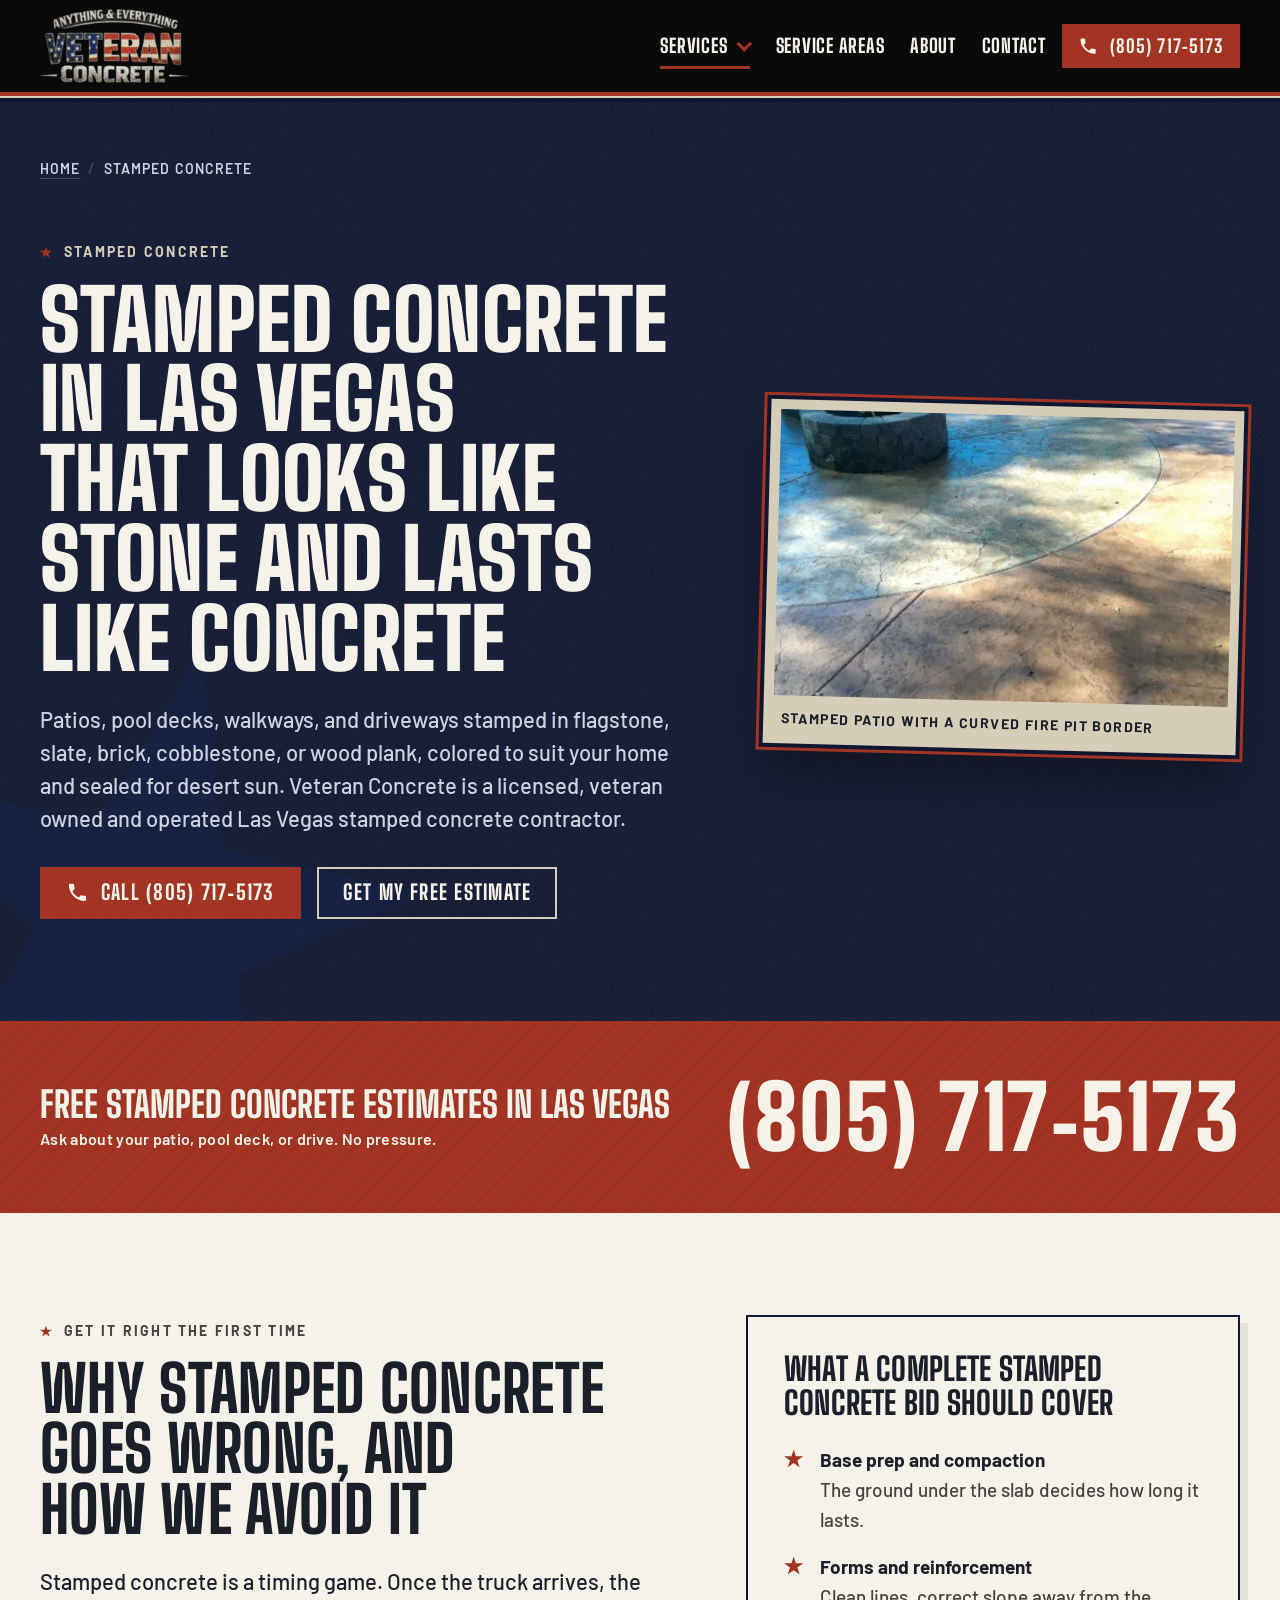
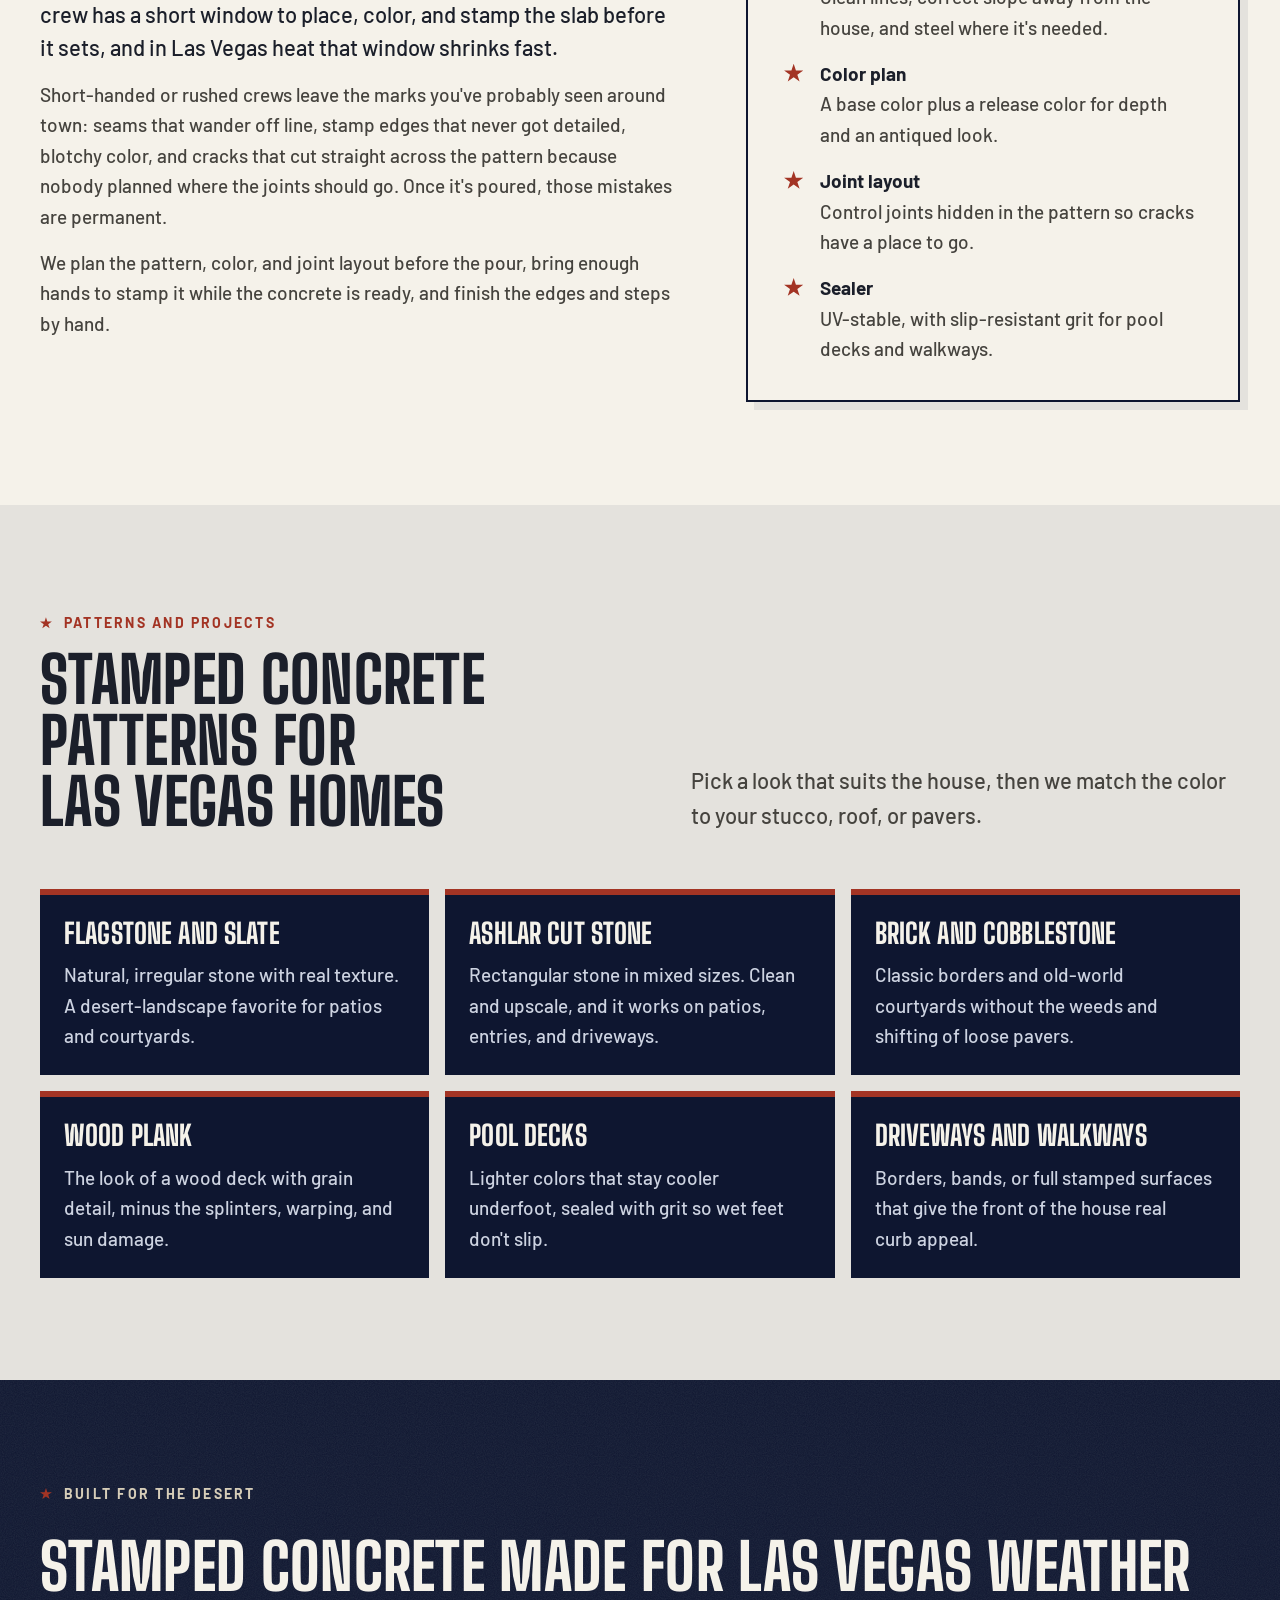
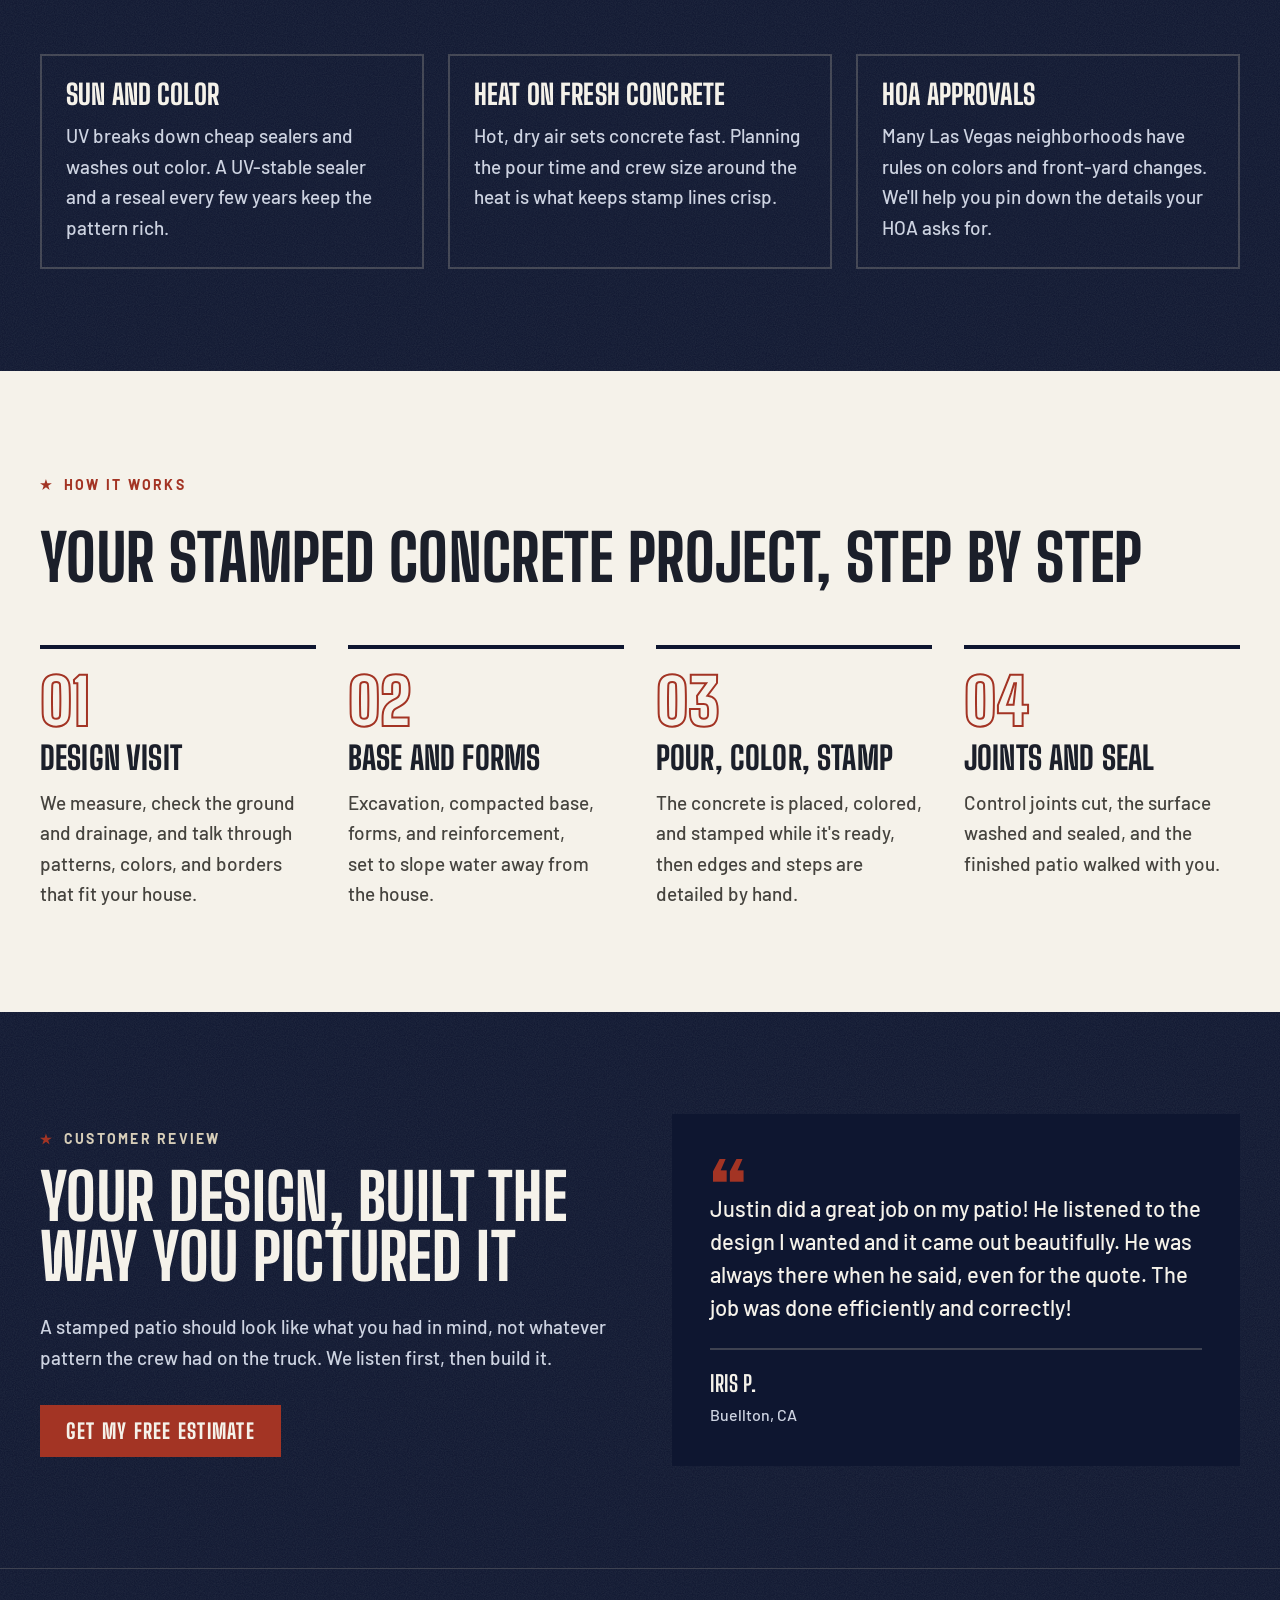
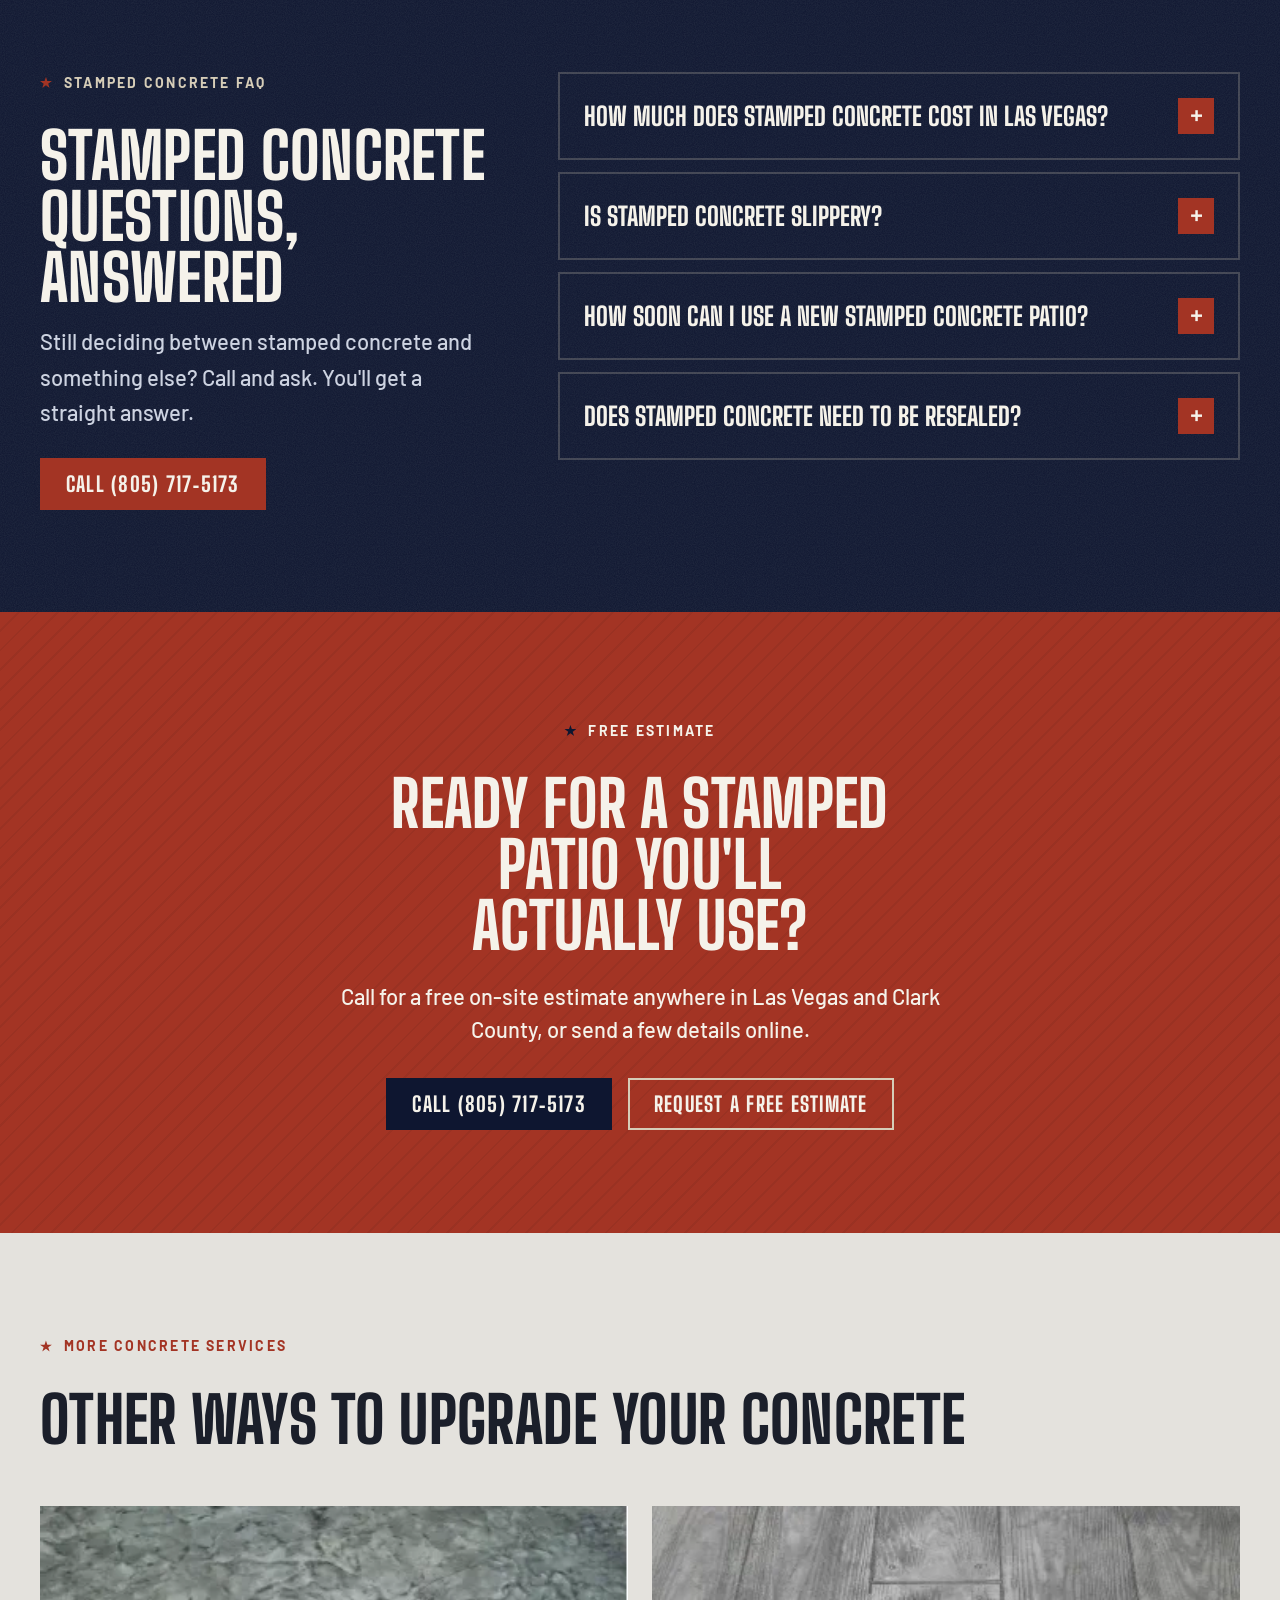
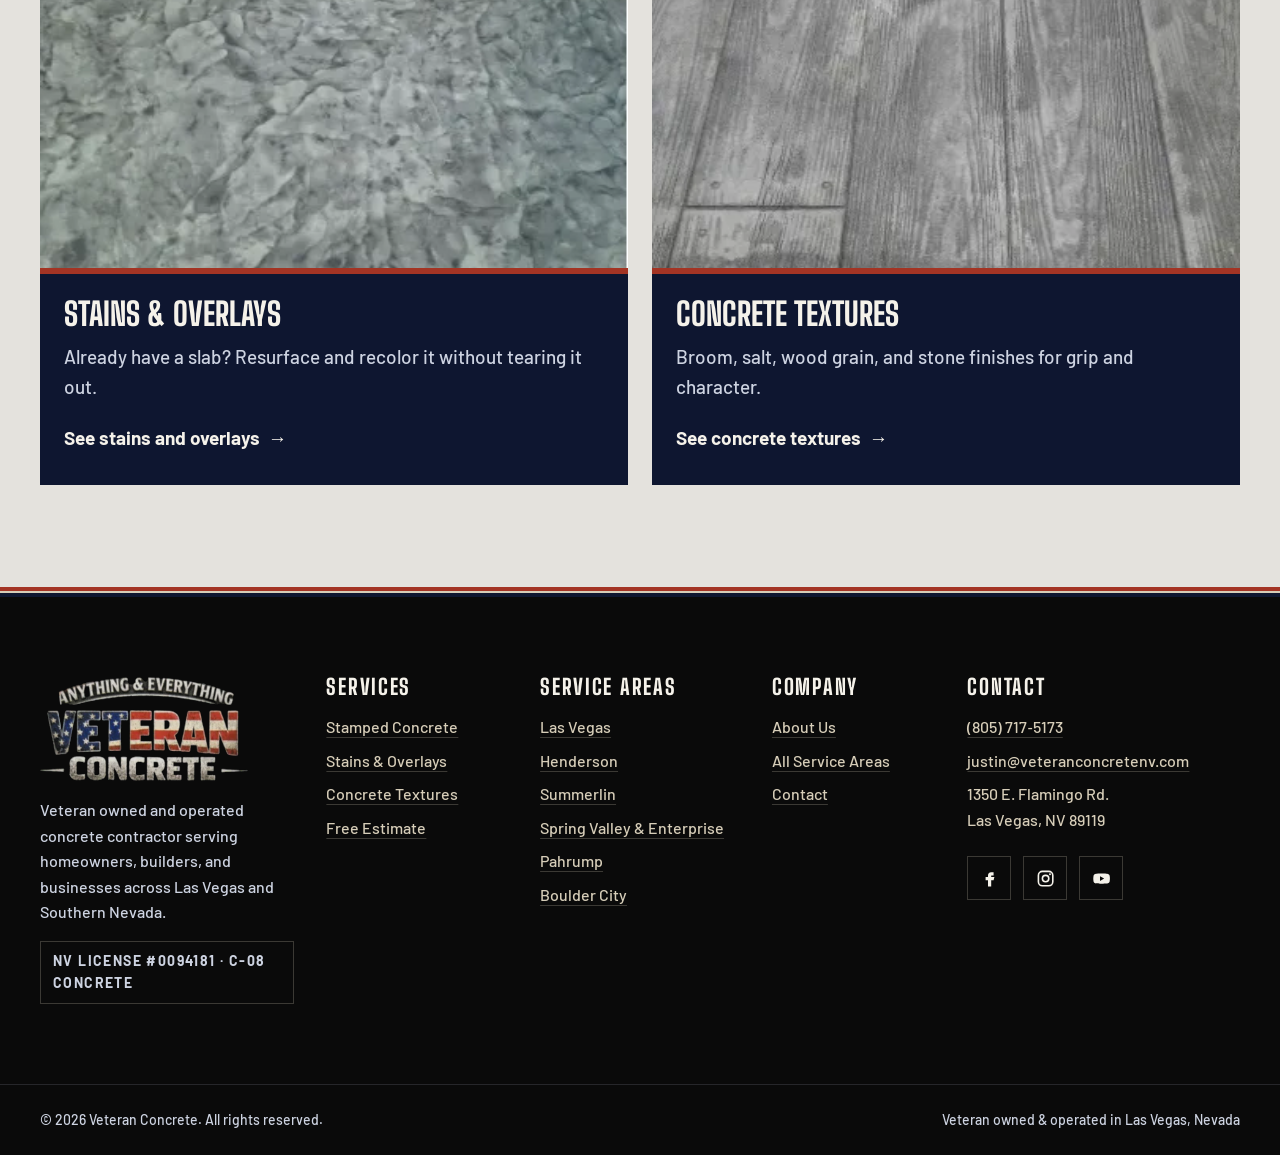
<file: services/stamped-concrete/index.html>
<!doctype html>
<html lang="en">
  <head>
    <meta charset="UTF-8" />
    <meta name="viewport" content="width=device-width, initial-scale=1.0" />
    <title>Stamped Concrete Las Vegas | Veteran Concrete</title>
    <meta
      name="description"
      content="Stamped concrete patios, pool decks, walkways, and driveways in Las Vegas from a licensed, veteran owned contractor. Call for a free on-site estimate."
    />
    <link rel="canonical" href="https://www.veteranconcretenv.com/services/stamped-concrete/" />

    <meta property="og:type" content="article" />
    <meta property="og:site_name" content="Veteran Concrete" />
    <meta property="og:title" content="Stamped Concrete Las Vegas | Veteran Concrete" />
    <meta
      property="og:description"
      content="Stamped concrete patios, pool decks, walkways, and driveways in Las Vegas from a licensed, veteran owned contractor. Call for a free on-site estimate."
    />
    <meta property="og:url" content="https://www.veteranconcretenv.com/services/stamped-concrete/" />
    <meta property="og:image" content="https://www.veteranconcretenv.com/images/og-default.png" />
    <meta property="og:image:width" content="1200" />
    <meta property="og:image:height" content="630" />
    <meta property="og:image:alt" content="Veteran Concrete logo in flag colors, Las Vegas concrete contractor, Nevada license 0094181" />
    <meta name="twitter:card" content="summary_large_image" />
    <meta name="twitter:title" content="Stamped Concrete Las Vegas | Veteran Concrete" />
    <meta
      name="twitter:description"
      content="Stamped concrete patios, pool decks, walkways, and driveways in Las Vegas from a licensed, veteran owned contractor. Call for a free on-site estimate."
    />
    <meta name="twitter:image" content="https://www.veteranconcretenv.com/images/og-default.png" />

    <link rel="icon" href="/favicon.ico" sizes="any" />
    <link rel="icon" href="/favicon.svg" type="image/svg+xml" />
    <link rel="apple-touch-icon" href="/apple-touch-icon.png" />
    <link rel="manifest" href="/site.webmanifest" />
    <meta name="theme-color" content="#0a0a0a" />

    <link rel="preload" href="/fonts/big-shoulders-display-var.woff2" as="font" type="font/woff2" crossorigin />
    <link rel="preload" href="/fonts/barlow-500.woff2" as="font" type="font/woff2" crossorigin />
    <link rel="stylesheet" href="/css/tokens.css" />
    <link rel="stylesheet" href="/css/base.css" />
    <link rel="stylesheet" href="/css/components.css" />
    <link rel="stylesheet" href="/css/service.css" />
    <script src="/js/main.js" defer></script>

    <!-- Structured data: inline by spec (JSON-LD). -->
    <script type="application/ld+json">
      {
        "@context": "https://schema.org",
        "@graph": [
          {
            "@type": "Service",
            "@id": "https://www.veteranconcretenv.com/services/stamped-concrete/#service",
            "name": "Stamped Concrete",
            "serviceType": "Stamped concrete installation",
            "description": "Stamped concrete patios, pool decks, walkways, and driveways in flagstone, slate, ashlar, brick, cobblestone, and wood plank patterns, colored and sealed for the Las Vegas climate.",
            "provider": { "@id": "https://www.veteranconcretenv.com/#business" },
            "areaServed": [
              { "@type": "City", "name": "Las Vegas" },
              { "@type": "AdministrativeArea", "name": "Clark County, Nevada" }
            ],
            "url": "https://www.veteranconcretenv.com/services/stamped-concrete/"
          },
          {
            "@type": ["HomeAndConstructionBusiness", "Organization"],
            "@id": "https://www.veteranconcretenv.com/#business",
            "name": "Veteran Concrete",
            "url": "https://www.veteranconcretenv.com/",
            "logo": "https://www.veteranconcretenv.com/images/veteran-concrete-logo.webp",
            "telephone": "+1-805-717-5173",
            "email": "justin@veteranconcretenv.com",
            "address": {
              "@type": "PostalAddress",
              "streetAddress": "1350 E. Flamingo Rd.",
              "addressLocality": "Las Vegas",
              "addressRegion": "NV",
              "postalCode": "89119",
              "addressCountry": "US"
            }
          },
          {
            "@type": "WebPage",
            "@id": "https://www.veteranconcretenv.com/services/stamped-concrete/#webpage",
            "url": "https://www.veteranconcretenv.com/services/stamped-concrete/",
            "name": "Stamped Concrete Las Vegas | Veteran Concrete",
            "isPartOf": { "@id": "https://www.veteranconcretenv.com/#website" },
            "about": { "@id": "https://www.veteranconcretenv.com/services/stamped-concrete/#service" },
            "breadcrumb": { "@id": "https://www.veteranconcretenv.com/services/stamped-concrete/#breadcrumb" }
          },
          {
            "@type": "WebSite",
            "@id": "https://www.veteranconcretenv.com/#website",
            "url": "https://www.veteranconcretenv.com/",
            "name": "Veteran Concrete"
          },
          {
            "@type": "BreadcrumbList",
            "@id": "https://www.veteranconcretenv.com/services/stamped-concrete/#breadcrumb",
            "itemListElement": [
              { "@type": "ListItem", "position": 1, "name": "Home", "item": "https://www.veteranconcretenv.com/" },
              { "@type": "ListItem", "position": 2, "name": "Stamped Concrete", "item": "https://www.veteranconcretenv.com/services/stamped-concrete/" }
            ]
          },
          {
            "@type": "FAQPage",
            "@id": "https://www.veteranconcretenv.com/services/stamped-concrete/#faq",
            "mainEntity": [
              {
                "@type": "Question",
                "name": "How much does stamped concrete cost in Las Vegas?",
                "acceptedAnswer": {
                  "@type": "Answer",
                  "text": "Cost depends on square footage, the pattern, the number of colors, site access, and how much base prep the ground needs. A single-color pattern on an open, level yard costs less than a multi-color stone or wood plank design with tight edges and steps. Veteran Concrete gives free on-site estimates with a complete bid."
                }
              },
              {
                "@type": "Question",
                "name": "Is stamped concrete slippery?",
                "acceptedAnswer": {
                  "@type": "Answer",
                  "text": "Sealed stamped concrete can get slick when wet, especially around pools. Mixing a slip-resistant grit into the sealer and choosing a pattern with more texture keeps it safe underfoot."
                }
              },
              {
                "@type": "Question",
                "name": "How soon can I use a new stamped concrete patio?",
                "acceptedAnswer": {
                  "@type": "Answer",
                  "text": "Foot traffic is typically fine after a day or two. Wait about a week before putting heavy furniture or a grill on it, and longer before driving on a stamped driveway. You get exact timing for your project when the job is finished."
                }
              },
              {
                "@type": "Question",
                "name": "Does stamped concrete need to be resealed?",
                "acceptedAnswer": {
                  "@type": "Answer",
                  "text": "Yes. In the Las Vegas sun, plan on resealing every few years to keep the color rich and the surface protected. A fresh coat of sealer is quick and far cheaper than restoring faded concrete."
                }
              }
            ]
          }
        ]
      }
    </script>
  </head>
  <body>
    <a class="skip-link" href="#main">Skip to content</a>

    <header class="site-header">
      <div class="site-header__inner wrap">
        <a class="brand" href="/">
          <img src="/images/veteran-concrete-logo.webp" width="400" height="199" alt="Veteran Concrete home" />
        </a>
        <nav id="primary-nav" class="primary-nav" aria-label="Primary">
          <ul>
            <li class="nav-sub">
              <button type="button" class="nav-sub__toggle is-current" aria-expanded="false" aria-controls="nav-services">
                Services<span class="nav-sub__caret" aria-hidden="true"></span>
              </button>
              <ul id="nav-services" class="nav-sub__menu">
                <li><a href="/services/stamped-concrete/" aria-current="page">Stamped Concrete</a></li>
                <li><a href="/services/stains-overlays/">Stains &amp; Overlays</a></li>
                <li><a href="/services/concrete-textures/">Concrete Textures</a></li>
              </ul>
            </li>
            <li><a href="/locations/">Service Areas</a></li>
            <li><a href="/about/">About</a></li>
            <li><a href="/contact/">Contact</a></li>
          </ul>
        </nav>
        <div class="header-actions">
          <a class="btn btn--red header-call" href="tel:+18057175173" aria-label="Call Veteran Concrete at (805) 717-5173">
            <svg viewBox="0 0 24 24" aria-hidden="true" focusable="false"><path fill="currentColor" d="M6.6 10.8a15.1 15.1 0 0 0 6.6 6.6l2.2-2.2a1 1 0 0 1 1-.25c1.1.37 2.3.57 3.6.57a1 1 0 0 1 1 1V20a1 1 0 0 1-1 1A17 17 0 0 1 3 4a1 1 0 0 1 1-1h3.5a1 1 0 0 1 1 1c0 1.25.2 2.45.57 3.57a1 1 0 0 1-.25 1z" /></svg>
            <span class="header-call__label">Call</span>
            <span class="header-call__number">(805)&nbsp;717&#8209;5173</span>
          </a>
          <button type="button" class="nav-toggle" aria-expanded="false" aria-controls="primary-nav">
            <span class="nav-toggle__bars" aria-hidden="true"></span>
            Menu
          </button>
        </div>
      </div>
      <div class="flag-rule"></div>
    </header>

    <main id="main">
      <!-- HERO -->
      <section class="svc-hero section--ink" aria-labelledby="hero-title">
        <div class="wrap">
          <nav class="breadcrumbs" aria-label="Breadcrumb">
            <ol>
              <li><a href="/">Home</a></li>
              <li><span aria-current="page">Stamped Concrete</span></li>
            </ol>
          </nav>
          <div class="svc-hero__grid">
            <div>
              <p class="eyebrow">Stamped concrete</p>
              <h1 id="hero-title">Stamped concrete in Las Vegas that looks like stone and lasts like concrete</h1>
              <p class="lead">
                Patios, pool decks, walkways, and driveways stamped in flagstone, slate, brick, cobblestone, or wood plank, colored to
                suit your home and sealed for desert sun. Veteran Concrete is a licensed, veteran owned and operated Las Vegas stamped concrete contractor.
              </p>
              <div class="btn-row">
                <a class="btn btn--red" href="tel:+18057175173">
                  <svg viewBox="0 0 24 24" aria-hidden="true" focusable="false"><path fill="currentColor" d="M6.6 10.8a15.1 15.1 0 0 0 6.6 6.6l2.2-2.2a1 1 0 0 1 1-.25c1.1.37 2.3.57 3.6.57a1 1 0 0 1 1 1V20a1 1 0 0 1-1 1A17 17 0 0 1 3 4a1 1 0 0 1 1-1h3.5a1 1 0 0 1 1 1c0 1.25.2 2.45.57 3.57a1 1 0 0 1-.25 1z" /></svg>
                  Call&nbsp;(805)&nbsp;717&#8209;5173
                </a>
                <a class="btn btn--ghost" href="/contact/">Get My Free Estimate</a>
              </div>
            </div>
            <figure class="svc-photo">
              <img
                src="/images/stamped-concrete-fire-pit-patio.webp"
                width="380"
                height="240"
                alt="Stamped concrete patio with a curved border wrapping around a stone fire pit"
              />
              <figcaption>Stamped patio with a curved fire pit border</figcaption>
            </figure>
          </div>
        </div>
      </section>

      <!-- PHONE BAND -->
      <section class="phone-band" aria-label="Call for a free estimate">
        <div class="phone-band__inner wrap">
          <p class="phone-band__label">
            Free stamped concrete estimates in Las Vegas
            <span>Ask about your patio, pool deck, or drive. No pressure.</span>
          </p>
          <a class="phone-band__number" href="tel:+18057175173">(805)&nbsp;717&#8209;5173</a>
        </div>
      </section>

      <!-- PROBLEM -->
      <section class="section section--paper on-light" aria-labelledby="problem-title">
        <div class="wrap split">
          <div class="split__main">
            <p class="eyebrow">Get it right the first time</p>
            <h2 id="problem-title">Why stamped concrete goes wrong, and how we avoid it</h2>
            <p class="lead">
              Stamped concrete is a timing game. Once the truck arrives, the crew has a short window to place, color, and stamp the slab
              before it sets, and in Las Vegas heat that window shrinks fast.
            </p>
            <p>
              Short-handed or rushed crews leave the marks you've probably seen around town: seams that wander off line, stamp edges that
              never got detailed, blotchy color, and cracks that cut straight across the pattern because nobody planned where the joints
              should go. Once it's poured, those mistakes are permanent.
            </p>
            <p>
              We plan the pattern, color, and joint layout before the pour, bring enough hands to stamp it while the concrete is ready, and
              finish the edges and steps by hand.
            </p>
          </div>
          <aside class="aside-box" aria-labelledby="bid-title">
            <h3 id="bid-title">What a complete stamped concrete bid should cover</h3>
            <ul class="checklist">
              <li><strong>Base prep and compaction</strong><span>The ground under the slab decides how long it lasts.</span></li>
              <li><strong>Forms and reinforcement</strong><span>Clean lines, correct slope away from the house, and steel where it's needed.</span></li>
              <li><strong>Color plan</strong><span>A base color plus a release color for depth and an antiqued look.</span></li>
              <li><strong>Joint layout</strong><span>Control joints hidden in the pattern so cracks have a place to go.</span></li>
              <li><strong>Sealer</strong><span>UV-stable, with slip-resistant grit for pool decks and walkways.</span></li>
            </ul>
          </aside>
        </div>
      </section>

      <!-- SOLUTION: OPTIONS -->
      <section class="section section--slab on-light" aria-labelledby="options-title">
        <div class="wrap">
          <div class="section-head section-head--split">
            <div>
              <p class="eyebrow">Patterns and projects</p>
              <h2 id="options-title">Stamped concrete patterns for Las Vegas homes</h2>
            </div>
            <p>Pick a look that suits the house, then we match the color to your stucco, roof, or pavers.</p>
          </div>
          <ul class="options">
            <li class="option" data-reveal>
              <h3>Flagstone and slate</h3>
              <p>Natural, irregular stone with real texture. A desert-landscape favorite for patios and courtyards.</p>
            </li>
            <li class="option" data-reveal>
              <h3>Ashlar cut stone</h3>
              <p>Rectangular stone in mixed sizes. Clean and upscale, and it works on patios, entries, and driveways.</p>
            </li>
            <li class="option" data-reveal>
              <h3>Brick and cobblestone</h3>
              <p>Classic borders and old-world courtyards without the weeds and shifting of loose pavers.</p>
            </li>
            <li class="option" data-reveal>
              <h3>Wood plank</h3>
              <p>The look of a wood deck with grain detail, minus the splinters, warping, and sun damage.</p>
            </li>
            <li class="option" data-reveal>
              <h3>Pool decks</h3>
              <p>Lighter colors that stay cooler underfoot, sealed with grit so wet feet don't slip.</p>
            </li>
            <li class="option" data-reveal>
              <h3>Driveways and walkways</h3>
              <p>Borders, bands, or full stamped surfaces that give the front of the house real curb appeal.</p>
            </li>
          </ul>
        </div>
      </section>

      <!-- VEGAS -->
      <section class="section section--ink" aria-labelledby="vegas-title">
        <div class="wrap">
          <div class="section-head">
            <p class="eyebrow">Built for the desert</p>
            <h2 id="vegas-title">Stamped concrete made for Las Vegas weather</h2>
          </div>
          <ul class="vegas">
            <li data-reveal>
              <h3>Sun and color</h3>
              <p>
                UV breaks down cheap sealers and washes out color. A UV-stable sealer and a reseal every few years keep the pattern rich.
              </p>
            </li>
            <li data-reveal>
              <h3>Heat on fresh concrete</h3>
              <p>
                Hot, dry air sets concrete fast. Planning the pour time and crew size around the heat is what keeps stamp lines crisp.
              </p>
            </li>
            <li data-reveal>
              <h3>HOA approvals</h3>
              <p>
                Many Las Vegas neighborhoods have rules on colors and front-yard changes. We'll help you pin down the details your HOA asks
                for.
              </p>
            </li>
          </ul>
        </div>
      </section>

      <!-- OFFER: PROCESS -->
      <section class="section section--paper on-light" aria-labelledby="process-title">
        <div class="wrap">
          <div class="section-head">
            <p class="eyebrow">How it works</p>
            <h2 id="process-title">Your stamped concrete project, step by step</h2>
          </div>
          <ol class="steps">
            <li class="step" data-reveal>
              <h3>Design visit</h3>
              <p>We measure, check the ground and drainage, and talk through patterns, colors, and borders that fit your house.</p>
            </li>
            <li class="step" data-reveal>
              <h3>Base and forms</h3>
              <p>Excavation, compacted base, forms, and reinforcement, set to slope water away from the house.</p>
            </li>
            <li class="step" data-reveal>
              <h3>Pour, color, stamp</h3>
              <p>The concrete is placed, colored, and stamped while it's ready, then edges and steps are detailed by hand.</p>
            </li>
            <li class="step" data-reveal>
              <h3>Joints and seal</h3>
              <p>Control joints cut, the surface washed and sealed, and the finished patio walked with you.</p>
            </li>
          </ol>
        </div>
      </section>

      <!-- PROOF -->
      <section class="section section--ink" aria-labelledby="proof-title">
        <div class="wrap proof">
          <div class="proof__copy">
            <p class="eyebrow">Customer review</p>
            <h2 id="proof-title">Your design, built the way you pictured it</h2>
            <p>
              A stamped patio should look like what you had in mind, not whatever pattern the crew had on the truck. We listen first, then
              build it.
            </p>
            <a class="btn btn--red" href="/contact/">Get My Free Estimate</a>
          </div>
          <figure class="review review--feature" data-reveal>
            <blockquote>
              <p>
                Justin did a great job on my patio! He listened to the design I wanted and it came out beautifully. He was always there when
                he said, even for the quote. The job was done efficiently and correctly!
              </p>
            </blockquote>
            <figcaption><strong>Iris P.</strong> Buellton, CA</figcaption>
          </figure>
        </div>
      </section>

      <!-- OBJECTIONS: FAQ -->
      <section class="section section--ink" aria-labelledby="faq-title">
        <div class="wrap faq-layout">
          <div class="section-head">
            <p class="eyebrow">Stamped concrete FAQ</p>
            <h2 id="faq-title">Stamped concrete questions, answered</h2>
            <p>Still deciding between stamped concrete and something else? Call and ask. You'll get a straight answer.</p>
            <a class="btn btn--red faq-layout__call" href="tel:+18057175173">Call&nbsp;(805)&nbsp;717&#8209;5173</a>
          </div>
          <div class="faq">
            <details>
              <summary>How much does stamped concrete cost in Las Vegas?</summary>
              <div class="faq__answer">
                <p>
                  Cost depends on square footage, the pattern, the number of colors, site access, and how much base prep the ground needs.
                  A single-color pattern on an open, level yard costs less than a multi-color stone or wood plank design with tight edges
                  and steps. We'll come out and give you a complete bid at no cost.
                </p>
              </div>
            </details>
            <details>
              <summary>Is stamped concrete slippery?</summary>
              <div class="faq__answer">
                <p>
                  Sealed stamped concrete can get slick when wet, especially around pools. Mixing a slip-resistant grit into the sealer and
                  choosing a pattern with more texture keeps it safe underfoot. See our <a href="/services/concrete-textures/">concrete
                  texture options</a> for extra grip.
                </p>
              </div>
            </details>
            <details>
              <summary>How soon can I use a new stamped concrete patio?</summary>
              <div class="faq__answer">
                <p>
                  Foot traffic is typically fine after a day or two. Wait about a week before putting heavy furniture or a grill on it, and
                  longer before driving on a stamped driveway. You'll get exact timing for your project when the job is finished.
                </p>
              </div>
            </details>
            <details>
              <summary>Does stamped concrete need to be resealed?</summary>
              <div class="faq__answer">
                <p>
                  Yes. In the Las Vegas sun, plan on resealing every few years to keep the color rich and the surface protected. A fresh
                  coat of sealer is quick and far cheaper than restoring faded concrete. Already faded? A
                  <a href="/services/stains-overlays/">stain or overlay</a> can bring it back.
                </p>
              </div>
            </details>
          </div>
        </div>
      </section>

      <!-- CTA -->
      <section class="section section--red final-cta" aria-labelledby="cta-title">
        <div class="wrap">
          <p class="eyebrow">Free estimate</p>
          <h2 id="cta-title">Ready for a stamped patio you'll actually use?</h2>
          <p class="lead">Call for a free on-site estimate anywhere in Las Vegas and Clark County, or send a few details online.</p>
          <div class="btn-row">
            <a class="btn btn--red" href="tel:+18057175173">Call&nbsp;(805)&nbsp;717&#8209;5173</a>
            <a class="btn btn--ghost" href="/contact/">Request a Free Estimate</a>
          </div>
        </div>
      </section>

      <!-- RELATED -->
      <section class="section section--slab on-light" aria-labelledby="related-title">
        <div class="wrap">
          <div class="section-head">
            <p class="eyebrow">More concrete services</p>
            <h2 id="related-title">Other ways to upgrade your concrete</h2>
          </div>
          <ul class="related-grid">
            <li>
              <a class="service-card" href="/services/stains-overlays/">
                <img src="/images/stamped-stone-texture-concrete.webp" width="373" height="236" loading="lazy" alt="Close-up of a gray concrete overlay with a natural stone texture" />
                <span class="service-card__body">
                  <span class="service-card__title">Stains &amp; Overlays</span>
                  <span class="service-card__text">Already have a slab? Resurface and recolor it without tearing it out.</span>
                  <span class="service-card__more">See stains and overlays</span>
                </span>
              </a>
            </li>
            <li>
              <a class="service-card" href="/services/concrete-textures/">
                <img src="/images/wood-plank-stamped-concrete.webp" width="372" height="238" loading="lazy" alt="Concrete finished with a realistic wood plank texture and grain" />
                <span class="service-card__body">
                  <span class="service-card__title">Concrete Textures</span>
                  <span class="service-card__text">Broom, salt, wood grain, and stone finishes for grip and character.</span>
                  <span class="service-card__more">See concrete textures</span>
                </span>
              </a>
            </li>
          </ul>
        </div>
      </section>
    </main>

    <footer class="site-footer">
      <div class="flag-rule"></div>
      <div class="site-footer__grid wrap">
        <div class="site-footer__brand">
          <img src="/images/veteran-concrete-logo.webp" width="400" height="199" loading="lazy" alt="Veteran Concrete" />
          <p>Veteran owned and operated concrete contractor serving homeowners, builders, and businesses across Las Vegas and Southern Nevada.</p>
          <p class="license-plate">NV License #0094181 &middot; C-08 Concrete</p>
        </div>
        <div>
          <h2>Services</h2>
          <ul>
            <li><a href="/services/stamped-concrete/">Stamped Concrete</a></li>
            <li><a href="/services/stains-overlays/">Stains &amp; Overlays</a></li>
            <li><a href="/services/concrete-textures/">Concrete Textures</a></li>
            <li><a href="/contact/">Free Estimate</a></li>
          </ul>
        </div>
        <div>
          <h2>Service Areas</h2>
          <ul>
            <li><a href="/locations/las-vegas/">Las Vegas</a></li>
            <li><a href="/locations/henderson/">Henderson</a></li>
            <li><a href="/locations/summerlin/">Summerlin</a></li>
            <li><a href="/locations/spring-valley-enterprise/">Spring Valley &amp; Enterprise</a></li>
            <li><a href="/locations/pahrump/">Pahrump</a></li>
            <li><a href="/locations/boulder-city/">Boulder City</a></li>
          </ul>
        </div>
        <div>
          <h2>Company</h2>
          <ul>
            <li><a href="/about/">About Us</a></li>
            <li><a href="/locations/">All Service Areas</a></li>
            <li><a href="/contact/">Contact</a></li>
          </ul>
        </div>
        <div>
          <h2>Contact</h2>
          <address>
            <a href="tel:+18057175173">(805)&nbsp;717&#8209;5173</a>
            <a href="mailto:justin@veteranconcretenv.com">justin@veteranconcretenv.com</a>
            <span>1350 E. Flamingo Rd.<br />Las Vegas, NV 89119</span>
          </address>
          <div class="social">
            <a href="https://www.facebook.com/jitconcrete" aria-label="Veteran Concrete on Facebook">
              <svg viewBox="0 0 24 24" aria-hidden="true" focusable="false"><path fill="currentColor" d="M14 8h3V4h-3c-2.8 0-4 1.7-4 4.3V10H7v4h3v8h4v-8h3l1-4h-4V8.6c0-.4.3-.6.6-.6z" /></svg>
            </a>
            <a href="https://www.instagram.com/justintime_concrete_pumping" aria-label="Veteran Concrete on Instagram">
              <svg viewBox="0 0 24 24" aria-hidden="true" focusable="false"><rect x="3" y="3" width="18" height="18" rx="5" fill="none" stroke="currentColor" stroke-width="2" /><circle cx="12" cy="12" r="4" fill="none" stroke="currentColor" stroke-width="2" /><circle cx="17.5" cy="6.5" r="1.2" fill="currentColor" /></svg>
            </a>
            <a href="https://www.youtube.com/channel/UCADByEOtTZ2amgbom4W28Uw" aria-label="Veteran Concrete on YouTube">
              <svg viewBox="0 0 24 24" aria-hidden="true" focusable="false"><path fill="currentColor" d="M22 8.2a3 3 0 0 0-2.1-2.1C18 5.6 12 5.6 12 5.6s-6 0-7.9.5A3 3 0 0 0 2 8.2 31 31 0 0 0 1.6 12c0 1.3.1 2.6.4 3.8a3 3 0 0 0 2.1 2.1c1.9.5 7.9.5 7.9.5s6 0 7.9-.5a3 3 0 0 0 2.1-2.1c.3-1.2.4-2.5.4-3.8s-.1-2.6-.4-3.8zM10 15V9l5.2 3z" /></svg>
            </a>
          </div>
        </div>
      </div>
      <div class="site-footer__base">
        <div class="wrap">
          <p>&copy; 2026 Veteran Concrete. All rights reserved.</p>
          <p>Veteran owned &amp; operated in Las Vegas, Nevada</p>
        </div>
      </div>
    </footer>
  </body>
</html>
</file>
<file: css/tokens.css>
/* Veteran Concrete design tokens. Custom properties only, no selectors beyond :root.
   Palette sampled from the logo's weathered-flag shades. */
:root {
  /* Color */
  --black: #0a0a0a; /* matches the logo's black field; header, menu, footer */
  --ink: #0e1630;
  --star-blue: #16244f; /* hero background star only */
  --red: #a33424;
  --red-deep: #842819; /* hover shade of --red only, never text */
  --parchment: #d6cdb8;
  --paper: #f5f2ea;
  --slab: #e4e2dd;
  --steel: #45433e;
  --text: #1b1f2a;
  --mist: #cdd3e1;
  --line-light: #c7c3b8;
  --line-dark: rgb(214 205 184 / 24%);

  /* Type */
  --font-display: "Big Shoulders Display", "Arial Narrow", sans-serif;
  --font-body: barlow, "Segoe UI", sans-serif;
  --fs-xs: 0.875rem;
  --fs-sm: 1rem;
  --fs-base: clamp(1.0625rem, 0.3vw + 1rem, 1.1875rem);
  --fs-lg: clamp(1.1875rem, 0.6vw + 1.05rem, 1.375rem);
  --fs-h3: clamp(1.5rem, 1.2vw + 1.2rem, 2rem);
  --fs-h2: clamp(2.25rem, 3.4vw + 1.4rem, 4rem);
  --fs-h1: clamp(2.75rem, 6vw + 1.25rem, 6.25rem);
  --fs-mega: clamp(2.5rem, 5vw + 1.5rem, 5.5rem);
  --lh-tight: 0.95;
  --lh-body: 1.6;

  /* Space */
  --space-1: 0.25rem;
  --space-2: 0.5rem;
  --space-3: 0.75rem;
  --space-4: 1rem;
  --space-5: 1.5rem;
  --space-6: 2rem;
  --space-7: 3rem;
  --space-8: 4rem;
  --section-y: clamp(3.5rem, 8vw, 7.5rem);
  --gutter: clamp(1rem, 4vw, 2.5rem);
  --max: 76rem;
  --max-text: 40rem;

  /* Shape */
  --radius: 0;
  --radius-tag: 1.1rem;
  --flag-rule: linear-gradient(to bottom, var(--red) 0 38%, var(--parchment) 38% 62%, var(--ink) 62% 100%);
  --grain: url("data:image/svg+xml,%3Csvg xmlns='http://www.w3.org/2000/svg' width='220' height='220'%3E%3Cfilter id='n'%3E%3CfeTurbulence type='fractalNoise' baseFrequency='.9' numOctaves='3' stitchTiles='stitch'/%3E%3CfeColorMatrix values='0 0 0 0 .84 0 0 0 0 .8 0 0 0 0 .72 0 0 0 .09 0'/%3E%3C/filter%3E%3Crect width='100%25' height='100%25' filter='url(%23n)'/%3E%3C/svg%3E");
  --star: polygon(50% 0%, 61.8% 35.4%, 100% 35.4%, 69.1% 57.3%, 80.9% 92.7%, 50% 70.8%, 19.1% 92.7%, 30.9% 57.3%, 0% 35.4%, 38.2% 35.4%);

  /* Motion */
  --ease: cubic-bezier(0.2, 0.7, 0.2, 1);
}
</file>
<file: css/base.css>
/* Base: fonts, reset, element defaults, layout primitives, and the components every page shares
   (buttons, flag rule, header, nav, footer, section heads, CTA band, FAQ, reveal). */

@font-face {
  font-family: "Big Shoulders Display";
  src: url("/fonts/big-shoulders-display-var.woff2") format("woff2");
  font-weight: 700 900;
  font-style: normal;
  font-display: swap;
}

@font-face {
  font-family: barlow;
  src: url("/fonts/barlow-500.woff2") format("woff2");
  font-weight: 500;
  font-style: normal;
  font-display: swap;
}

@font-face {
  font-family: barlow;
  src: url("/fonts/barlow-600.woff2") format("woff2");
  font-weight: 600;
  font-style: normal;
  font-display: swap;
}

@font-face {
  font-family: barlow;
  src: url("/fonts/barlow-700.woff2") format("woff2");
  font-weight: 700;
  font-style: normal;
  font-display: swap;
}

/* ---------- Reset ---------- */
*,
*::before,
*::after {
  box-sizing: border-box;
}

html {
  text-size-adjust: 100%;
  scroll-behavior: smooth;
  scroll-padding-top: 6rem;
}

body {
  margin: 0;
  background: var(--paper);
  color: var(--text);
  font-family: var(--font-body);
  font-size: var(--fs-base);
  font-weight: 500;
  line-height: var(--lh-body);
  overflow-x: hidden;
}

img,
svg {
  display: block;
  max-width: 100%;
  height: auto;
}

h1,
h2,
h3,
h4,
p,
ul,
ol,
figure,
blockquote {
  margin: 0;
}

ul,
ol {
  padding: 0;
}

a {
  color: inherit;
}

button,
input,
select,
textarea {
  font: inherit;
  color: inherit;
}

:focus-visible {
  outline: 3px solid var(--paper);
  outline-offset: 3px;
}

.on-light :focus-visible,
.on-light:focus-visible {
  outline-color: var(--red);
}

@media (prefers-reduced-motion: reduce) {
  html {
    scroll-behavior: auto;
  }

  *,
  *::before,
  *::after {
    animation-duration: 0.01ms;
    animation-iteration-count: 1;
    transition-duration: 0.01ms;
  }
}

/* ---------- Type ---------- */
h1,
h2,
h3 {
  font-family: var(--font-display);
  font-weight: 800;
  line-height: var(--lh-tight);
  letter-spacing: 0.005em;
  text-transform: uppercase;
  text-wrap: balance;
}

h1 {
  font-size: var(--fs-h1);
  font-weight: 900;
}

h2 {
  font-size: var(--fs-h2);
}

h3 {
  font-size: var(--fs-h3);
  line-height: 1.05;
}

p {
  max-width: var(--max-text);
  text-wrap: pretty;
}

p + p {
  margin-top: var(--space-4);
}

strong {
  font-weight: 700;
}

.eyebrow {
  display: inline-flex;
  align-items: center;
  gap: var(--space-3);
  margin-bottom: var(--space-4);
  font-family: var(--font-body);
  font-size: var(--fs-xs);
  font-weight: 700;
  letter-spacing: 0.16em;
  text-transform: uppercase;
  color: var(--red);
}

.eyebrow::before {
  content: "";
  width: 0.85em;
  height: 0.85em;
  background: var(--red);
  clip-path: var(--star);
  flex: none;
}

.lead {
  font-size: var(--fs-lg);
  line-height: 1.5;
}

.visually-hidden {
  position: absolute;
  width: 1px;
  height: 1px;
  padding: 0;
  margin: -1px;
  overflow: hidden;
  clip-path: inset(50%);
  white-space: nowrap;
  border: 0;
}

.skip-link {
  position: absolute;
  top: -100%;
  left: var(--space-4);
  z-index: 100;
  padding: var(--space-3) var(--space-4);
  background: var(--red);
  color: var(--paper);
  font-weight: 700;
}

.skip-link:focus {
  top: var(--space-4);
}

/* ---------- Layout ---------- */
.wrap {
  width: min(100% - 2 * var(--gutter), var(--max));
  margin-inline: auto;
}

.section {
  padding-block: var(--section-y);
}

.section--paper {
  background: var(--paper);
  color: var(--text);
}

.section--slab {
  background: var(--slab);
  color: var(--text);
}

.section--ink {
  position: relative;
  background: var(--ink);
  color: var(--paper);
  isolation: isolate;
}

.section--ink + .section--ink {
  border-top: 1px solid var(--line-dark);
}

.section--red {
  position: relative;
  background: var(--red);
  color: var(--paper);
  isolation: isolate;
}

.section--red::before {
  content: "";
  position: absolute;
  inset: 0;
  z-index: -1;
  background: repeating-linear-gradient(-45deg, rgb(10 10 10 / 6%) 0 2px, transparent 2px 14px);
  pointer-events: none;
}

.section--red .eyebrow {
  color: var(--paper);
}

.section--red .eyebrow::before {
  background: var(--ink);
}

.section--red .btn--red:not(.form__submit) {
  background: var(--ink);
}

.section--red .btn--red:not(.form__submit):hover {
  background: var(--black);
}

.section--ink::before {
  content: "";
  position: absolute;
  inset: 0;
  z-index: -1;
  background-image: var(--grain);
  pointer-events: none;
}

.section--ink .eyebrow {
  color: var(--parchment);
}

.section-head {
  display: grid;
  gap: var(--space-4);
  margin-bottom: clamp(2rem, 5vw, 3.5rem);
}

.section-head p:not(.eyebrow) {
  font-size: var(--fs-lg);
}

.section--ink .section-head p:not(.eyebrow) {
  color: var(--mist);
}

.section--paper .section-head p:not(.eyebrow),
.section--slab .section-head p:not(.eyebrow) {
  color: var(--steel);
}

@media (width >= 60rem) {
  .section-head--split {
    grid-template-columns: 1.1fr 1fr;
    align-items: end;
    gap: var(--space-7);
  }
}

/* ---------- Flag rule (signature) ---------- */
.flag-rule {
  height: 10px;
  background: var(--flag-rule);
}

.flag-rule--thick {
  height: 18px;
}

/* ---------- Buttons ---------- */
.btn {
  display: inline-flex;
  align-items: center;
  justify-content: center;
  gap: var(--space-3);
  min-height: 3.25rem;
  padding: 0.75rem 1.5rem;
  border: 2px solid transparent;
  border-radius: var(--radius);
  font-family: var(--font-display);
  font-size: 1.3rem;
  font-weight: 800;
  letter-spacing: 0.06em;
  line-height: 1;
  text-transform: uppercase;
  text-decoration: none;
  cursor: pointer;
  transition:
    background-color 0.2s var(--ease),
    color 0.2s var(--ease),
    border-color 0.2s var(--ease),
    transform 0.2s var(--ease);
}

.btn:hover {
  transform: translateY(-2px);
}

.btn svg {
  width: 1.1em;
  height: 1.1em;
  flex: none;
}

.btn--red {
  background: var(--red);
  color: var(--paper);
}

.btn--red:hover {
  background: var(--red-deep);
}

.btn--ghost {
  border-color: var(--parchment);
  color: var(--paper);
}

.btn--ghost:hover {
  background: var(--paper);
  color: var(--ink);
}

.btn--dark {
  background: var(--ink);
  color: var(--paper);
}

.btn--dark:hover {
  background: var(--black);
}

.btn--outline-dark {
  border-color: var(--ink);
  color: var(--ink);
}

.btn--outline-dark:hover {
  background: var(--ink);
  color: var(--paper);
}

.btn-row {
  display: flex;
  flex-wrap: wrap;
  gap: var(--space-4);
}

/* ---------- Header ---------- */
.site-header {
  position: sticky;
  top: 0;
  z-index: 50;
  background: var(--black);
  color: var(--paper);
}

.site-header__inner {
  display: flex;
  align-items: center;
  justify-content: space-between;
  gap: var(--space-4);
  min-height: 4.75rem;
}

.brand {
  display: block;
  flex: none;
  padding-block: var(--space-2);
}

.brand img {
  width: auto;
  height: 3.6rem;
}

.header-actions {
  display: flex;
  align-items: center;
  gap: var(--space-2);
}

.header-call {
  min-height: 2.75rem;
  padding: 0.5rem 0.85rem;
  font-size: 1.15rem;
}

.header-call__number {
  display: none;
}

.nav-toggle {
  display: inline-flex;
  align-items: center;
  gap: var(--space-2);
  min-height: 2.75rem;
  padding: 0.5rem 0.85rem;
  border: 2px solid var(--line-dark);
  background: transparent;
  color: var(--paper);
  font-family: var(--font-display);
  font-size: 1.15rem;
  font-weight: 800;
  letter-spacing: 0.06em;
  text-transform: uppercase;
  cursor: pointer;
}

.nav-toggle__bars {
  position: relative;
  width: 1.1rem;
  height: 2px;
  background: currentcolor;
  transition: background-color 0.2s;
}

.nav-toggle__bars::before,
.nav-toggle__bars::after {
  content: "";
  position: absolute;
  left: 0;
  width: 100%;
  height: 2px;
  background: currentcolor;
  transition: transform 0.25s var(--ease);
}

.nav-toggle__bars::before {
  top: -6px;
}

.nav-toggle__bars::after {
  top: 6px;
}

.nav-toggle[aria-expanded="true"] .nav-toggle__bars {
  background: transparent;
}

.nav-toggle[aria-expanded="true"] .nav-toggle__bars::before {
  transform: translateY(6px) rotate(45deg);
}

.nav-toggle[aria-expanded="true"] .nav-toggle__bars::after {
  transform: translateY(-6px) rotate(-45deg);
}

.primary-nav {
  display: none;
  position: absolute;
  top: 100%;
  right: 0;
  left: 0;
  background: var(--black);
  border-top: 1px solid var(--line-dark);
  box-shadow: 0 1.5rem 2rem rgb(10 10 10 / 45%);
}

.primary-nav.is-open {
  display: block;
}

.primary-nav ul {
  display: grid;
  list-style: none;
  padding: var(--space-2) var(--gutter) var(--space-5);
}

.primary-nav a {
  display: block;
  padding: var(--space-4) 0;
  border-bottom: 1px solid #26262a;
  font-family: var(--font-display);
  font-size: 1.6rem;
  font-weight: 800;
  letter-spacing: 0.04em;
  text-decoration: none;
  text-transform: uppercase;
}

.primary-nav a:hover,
.primary-nav a[aria-current="page"] {
  text-decoration: underline;
  text-decoration-color: var(--red);
  text-decoration-thickness: 4px;
  text-underline-offset: 0.3em;
}

@media (width >= 30rem) {
  .header-call__number {
    display: inline;
  }

  .header-call__label {
    display: none;
  }
}

/* ---------- Services dropdown (mobile: inline disclosure) ---------- */
.nav-sub__toggle {
  display: flex;
  align-items: center;
  justify-content: space-between;
  gap: var(--space-3);
  width: 100%;
  padding: var(--space-4) 0;
  border: 0;
  border-bottom: 1px solid #26262a;
  background: none;
  color: inherit;
  font-family: var(--font-display);
  font-size: 1.6rem;
  font-weight: 800;
  letter-spacing: 0.04em;
  text-align: left;
  text-transform: uppercase;
  cursor: pointer;
}

.nav-sub__caret {
  width: 0.55em;
  height: 0.55em;
  border-right: 3px solid var(--red);
  border-bottom: 3px solid var(--red);
  transform: translateY(-25%) rotate(45deg);
  transition: transform 0.2s var(--ease);
}

.nav-sub__toggle[aria-expanded="true"] .nav-sub__caret {
  transform: translateY(15%) rotate(-135deg);
}

.primary-nav .nav-sub__menu {
  display: none;
  padding: 0 0 0 var(--space-5);
}

.nav-sub__toggle[aria-expanded="true"] + .nav-sub__menu {
  display: grid;
}

.primary-nav .nav-sub__menu a {
  font-size: 1.35rem;
}

@media (width >= 64rem) {
  .site-header__inner {
    min-height: 5.75rem;
  }

  .brand img {
    height: 4.6rem;
  }

  .nav-toggle {
    display: none;
  }

  .primary-nav,
  .primary-nav.is-open {
    display: block;
    position: static;
    margin-left: auto;
    background: none;
    border: 0;
    box-shadow: none;
  }

  .primary-nav ul {
    display: flex;
    gap: clamp(1rem, 2vw, 2rem);
    padding: 0;
  }

  .primary-nav a {
    position: relative;
    padding: var(--space-2) 0;
    border: 0;
    font-size: 1.2rem;
    white-space: nowrap;
  }

  .primary-nav a::after {
    content: "";
    position: absolute;
    right: 0;
    bottom: 0;
    left: 0;
    height: 3px;
    background: var(--red);
    transform: scaleX(0);
    transform-origin: left;
    transition: transform 0.25s var(--ease);
  }

  .primary-nav a:hover,
  .primary-nav a[aria-current="page"] {
    text-decoration: none;
  }

  .primary-nav a:hover::after,
  .primary-nav a[aria-current="page"]::after {
    transform: scaleX(1);
  }

  .header-actions {
    order: 3;
  }

  .primary-nav > ul {
    align-items: center;
  }

  .nav-sub {
    position: relative;
  }

  .nav-sub__toggle {
    position: relative;
    width: auto;
    padding: var(--space-2) 0;
    border: 0;
    font-size: 1.2rem;
    white-space: nowrap;
  }

  .nav-sub__toggle::after {
    content: "";
    position: absolute;
    right: 0;
    bottom: 0;
    left: 0;
    height: 3px;
    background: var(--red);
    transform: scaleX(0);
    transform-origin: left;
    transition: transform 0.25s var(--ease);
  }

  .nav-sub__toggle:hover::after,
  .nav-sub__toggle.is-current::after,
  .nav-sub__toggle[aria-expanded="true"]::after {
    transform: scaleX(1);
  }

  .primary-nav .nav-sub__menu {
    position: absolute;
    top: 100%;
    left: calc(-1 * var(--space-4));
    z-index: 10;
    gap: 0;
    min-width: 15rem;
    padding: var(--space-2) 0;
    border-top: 3px solid var(--red);
    background: var(--black);
    box-shadow: 0 1.5rem 2rem rgb(10 10 10 / 45%);
  }

  .nav-sub__toggle[aria-expanded="true"] + .nav-sub__menu {
    display: grid;
  }

  .primary-nav .nav-sub__menu a {
    padding: var(--space-3) var(--space-4);
    font-size: 1.15rem;
  }

  .primary-nav .nav-sub__menu a::after {
    display: none;
  }

  .primary-nav .nav-sub__menu a:hover,
  .primary-nav .nav-sub__menu a[aria-current="page"] {
    background: var(--ink);
    box-shadow: inset 4px 0 0 var(--red);
  }
}

/* Mouse users get the dropdown on hover too; the button still toggles it for touch and keyboard. */
@media (width >= 64rem) and (hover: hover) {
  .nav-sub:hover .nav-sub__menu {
    display: grid;
  }
}

/* ---------- Breadcrumbs ---------- */
.breadcrumbs ol {
  display: flex;
  flex-wrap: wrap;
  gap: var(--space-2);
  list-style: none;
  font-size: var(--fs-xs);
  font-weight: 600;
  letter-spacing: 0.08em;
  text-transform: uppercase;
  color: var(--mist);
}

.breadcrumbs li + li::before {
  content: "/";
  margin-right: var(--space-2);
  color: var(--line-dark);
}

.breadcrumbs a {
  text-decoration-color: var(--line-dark);
  text-underline-offset: 0.25em;
}

.breadcrumbs a:hover {
  color: var(--paper);
}

/* ---------- Phone band (shared CTA) ---------- */
.phone-band {
  position: relative;
  background: var(--red);
  color: var(--paper);
  isolation: isolate;
}

.phone-band::before {
  content: "";
  position: absolute;
  inset: 0;
  z-index: -1;
  background:
    repeating-linear-gradient(-45deg, rgb(10 10 10 / 6%) 0 2px, transparent 2px 14px);
}

.phone-band__inner {
  display: grid;
  gap: var(--space-4);
  padding-block: clamp(2rem, 5vw, 3.25rem);
}

.phone-band__label {
  font-family: var(--font-display);
  font-size: clamp(1.5rem, 2vw + 1rem, 2.25rem);
  font-weight: 800;
  line-height: 1;
  text-transform: uppercase;
}

.phone-band__label span {
  display: block;
  margin-top: var(--space-2);
  font-family: var(--font-body);
  font-size: var(--fs-sm);
  font-weight: 600;
  letter-spacing: 0.02em;
  text-transform: none;
}

.phone-band__number {
  font-family: var(--font-display);
  font-size: var(--fs-mega);
  font-weight: 900;
  line-height: 1;
  letter-spacing: 0.01em;
  text-decoration: none;
  white-space: nowrap;
}

.phone-band__number:hover {
  text-decoration: underline;
  text-decoration-thickness: 4px;
  text-underline-offset: 0.12em;
}

@media (width >= 56rem) {
  .phone-band__inner {
    grid-template-columns: 1fr auto;
    align-items: center;
    gap: var(--space-7);
  }
}

/* ---------- Star list (numbered reasons) ---------- */
.star-list {
  display: grid;
  gap: var(--space-6);
  list-style: none;
  counter-reset: reason;
}

.star-list > li {
  position: relative;
  padding-left: 4.25rem;
  counter-increment: reason;
}

.star-list > li::before {
  content: counter(reason);
  position: absolute;
  top: -0.2rem;
  left: 0;
  display: grid;
  place-items: center;
  width: 3.1rem;
  height: 3.1rem;
  padding-top: 0.35rem;
  background: var(--red);
  clip-path: var(--star);
  color: var(--paper);
  font-family: var(--font-display);
  font-size: 1.1rem;
  font-weight: 900;
}

.star-list h3 {
  margin-bottom: var(--space-2);
}

.star-list p {
  color: var(--steel);
}

/* ---------- FAQ ---------- */
.faq {
  display: grid;
  gap: var(--space-3);
}

.faq-layout {
  display: grid;
  gap: var(--space-6);
}

.faq-layout .section-head {
  margin-bottom: 0;
}

.faq-layout__call {
  justify-self: start;
  margin-top: var(--space-3);
}

@media (width >= 64rem) {
  .faq-layout {
    grid-template-columns: 1fr 1.5fr;
    gap: var(--space-8);
    align-items: start;
  }

  .faq-layout .section-head {
    position: sticky;
    top: 8rem;
  }
}

.faq details {
  border: 2px solid var(--line-dark);
  background: transparent;
  color: var(--paper);
}

.faq summary {
  display: flex;
  align-items: center;
  justify-content: space-between;
  gap: var(--space-4);
  padding: var(--space-5);
  font-family: var(--font-display);
  font-size: clamp(1.3rem, 1vw + 1.05rem, 1.6rem);
  font-weight: 800;
  line-height: 1.1;
  text-transform: uppercase;
  list-style: none;
  cursor: pointer;
}

.faq summary::-webkit-details-marker {
  display: none;
}

.faq summary::after {
  content: "+";
  flex: none;
  display: grid;
  place-items: center;
  width: 2.25rem;
  height: 2.25rem;
  background: var(--red);
  color: var(--paper);
  font-size: 1.6rem;
  line-height: 1;
  transition: transform 0.25s var(--ease);
}

.faq details[open] summary::after {
  transform: rotate(45deg);
}

.faq details[open] {
  border-color: var(--red);
}

.faq__answer {
  padding: 0 var(--space-5) var(--space-5);
  color: var(--mist);
}

.faq__answer a {
  color: var(--paper);
  text-underline-offset: 0.2em;
}

/* ---------- Footer ---------- */
.site-footer {
  background: var(--black);
  color: var(--parchment);
  font-size: var(--fs-sm);
}

.site-footer__grid {
  display: grid;
  gap: var(--space-7);
  padding-block: clamp(3rem, 7vw, 5rem);
}

.site-footer__brand img {
  width: 13rem;
  height: auto;
  margin-bottom: var(--space-4);
}

.site-footer__brand p {
  color: var(--mist);
}

.site-footer h2 {
  margin-bottom: var(--space-4);
  font-size: 1.35rem;
  letter-spacing: 0.08em;
  color: var(--paper);
}

.site-footer ul {
  display: grid;
  gap: var(--space-2);
  list-style: none;
}

.site-footer a {
  text-decoration-color: var(--line-dark);
  text-underline-offset: 0.25em;
}

.site-footer a:hover {
  color: var(--paper);
  text-decoration-color: var(--red);
}

.site-footer address {
  font-style: normal;
  display: grid;
  gap: var(--space-2);
  overflow-wrap: anywhere;
}

.license-plate {
  display: inline-block;
  margin-top: var(--space-4);
  padding: var(--space-2) var(--space-3);
  border: 1px solid var(--line-dark);
  font-size: var(--fs-xs);
  font-weight: 700;
  letter-spacing: 0.1em;
  text-transform: uppercase;
  color: var(--paper);
}

.social {
  display: flex;
  gap: var(--space-3);
  margin-top: var(--space-5);
}

.social a {
  display: grid;
  place-items: center;
  width: 2.75rem;
  height: 2.75rem;
  border: 1px solid var(--line-dark);
  color: var(--paper);
}

.social a:hover {
  background: var(--red);
  border-color: var(--red);
}

.social svg {
  width: 1.2rem;
  height: 1.2rem;
}

.site-footer__base {
  padding-block: var(--space-5);
  border-top: 1px solid #26262a;
  font-size: var(--fs-xs);
  color: var(--mist);
}

.site-footer__base .wrap {
  display: flex;
  flex-wrap: wrap;
  justify-content: space-between;
  gap: var(--space-3);
}

.site-footer__base p + p {
  margin-top: 0;
}

@media (width >= 40rem) {
  .site-footer__grid {
    grid-template-columns: repeat(2, 1fr);
  }

  .site-footer__brand {
    grid-column: 1 / -1;
  }
}

@media (width >= 64rem) {
  .site-footer__grid {
    grid-template-columns: 1.4fr 1fr 1.1fr 0.9fr 1.5fr;
    gap: var(--space-6);
  }

  .site-footer__brand {
    grid-column: auto;
  }
}

/* ---------- Scroll reveal ---------- */
.has-js [data-reveal] {
  opacity: 0;
  transform: translateY(1.5rem);
  transition:
    opacity 0.7s var(--ease),
    transform 0.7s var(--ease);
}

.has-js [data-reveal].is-visible {
  opacity: 1;
  transform: none;
}

@media (prefers-reduced-motion: reduce) {
  .has-js [data-reveal] {
    opacity: 1;
    transform: none;
  }
}
</file>
<file: css/components.css>
/* Components shared by the homepage and service pages: service cards, reviews, process steps. */

/* ---------- Services ---------- */
.service-grid {
  display: grid;
  gap: var(--space-5);
  list-style: none;
}

.service-card {
  display: flex;
  flex-direction: column;
  height: 100%;
  background: var(--ink);
  color: var(--paper);
  text-decoration: none;
  box-shadow: 0 0 0 0 var(--red);
  transition:
    transform 0.25s var(--ease),
    box-shadow 0.25s var(--ease);
}

.service-card:hover {
  transform: translateY(-4px);
  box-shadow: 0 6px 0 0 var(--red);
}

.service-card img {
  width: 100%;
  aspect-ratio: 16 / 10;
  object-fit: cover;
  border-bottom: 6px solid var(--red);
}

.service-card__body {
  display: grid;
  flex: 1;
  align-content: start;
  gap: var(--space-3);
  padding: var(--space-5) var(--space-5) var(--space-6);
}

.service-card__title {
  font-family: var(--font-display);
  font-size: var(--fs-h3);
  font-weight: 800;
  line-height: 1;
  text-transform: uppercase;
}

.service-card__text {
  color: var(--mist);
}

.service-card__more {
  display: inline-flex;
  align-items: center;
  gap: var(--space-2);
  margin-top: var(--space-2);
  font-weight: 700;
  color: var(--paper);
}

.service-card__more::after {
  content: "\2192";
  transition: transform 0.2s var(--ease);
}

.service-card:hover .service-card__more::after {
  transform: translateX(4px);
}

@media (width >= 56rem) {
  .service-grid {
    grid-template-columns: repeat(3, 1fr);
  }
}

/* ---------- Reviews ---------- */
.reviews {
  display: grid;
  gap: var(--space-5);
  list-style: none;
}

.review {
  position: relative;
  display: flex;
  flex-direction: column;
  height: 100%;
  margin: 0;
  padding: clamp(1.75rem, 3vw, 2.25rem);
  border: 2px solid var(--ink);
  background: var(--paper);
  color: var(--text);
}

.review::before {
  content: "\201C";
  display: block;
  height: 2.5rem;
  font-family: var(--font-display);
  font-size: 5rem;
  font-weight: 900;
  line-height: 1;
  color: var(--red);
}

.review blockquote {
  flex: 1;
  margin: 0 0 var(--space-5);
}

.review blockquote p {
  font-size: var(--fs-lg);
  line-height: 1.5;
}

.review figcaption {
  padding-top: var(--space-4);
  border-top: 2px solid var(--ink);
  font-size: var(--fs-sm);
  color: var(--steel);
}

.review figcaption strong {
  display: block;
  font-family: var(--font-display);
  font-size: 1.4rem;
  text-transform: uppercase;
  color: var(--text);
}

.review--feature {
  border-color: var(--ink);
  background: var(--ink);
  color: var(--paper);
}

.review--feature::before {
  color: var(--red);
}

.review--feature figcaption {
  border-top-color: var(--line-dark);
  color: var(--mist);
}

.review--feature figcaption strong {
  color: var(--paper);
}

@media (width >= 60rem) {
  .reviews {
    grid-template-columns: repeat(3, 1fr);
  }

  .reviews > li:nth-child(2) {
    translate: 0 -1.5rem;
  }
}

/* ---------- Process ---------- */
.steps {
  display: grid;
  gap: var(--space-5);
  list-style: none;
  counter-reset: step;
}

.step {
  position: relative;
  padding-top: var(--space-5);
  border-top: 4px solid var(--ink);
  counter-increment: step;
}

.step::before {
  content: counter(step, decimal-leading-zero);
  display: block;
  margin-bottom: var(--space-3);
  font-family: var(--font-display);
  font-size: 4rem;
  font-weight: 900;
  line-height: 0.9;
  color: transparent;
  -webkit-text-stroke: 2px var(--red);
}

.step h3 {
  margin-bottom: var(--space-3);
}

.step p {
  color: var(--steel);
}

@media (width >= 40rem) {
  .steps {
    grid-template-columns: repeat(2, 1fr);
    gap: var(--space-7) var(--space-6);
  }
}

@media (width >= 64rem) {
  .steps {
    grid-template-columns: repeat(4, 1fr);
  }
}
</file>
<file: css/home.css>
/* Homepage sections. Shared components live in base.css; form styles live in form.css. */

/* ---------- Hero ---------- */
.hero {
  position: relative;
  overflow: hidden;
  padding-block: clamp(3rem, 8vw, 7rem) clamp(3.5rem, 9vw, 8rem);
}

.hero__star {
  position: absolute;
  top: 50%;
  right: -12vw;
  width: min(70vw, 52rem);
  aspect-ratio: 1;
  background: var(--star-blue);
  clip-path: var(--star);
  opacity: 0.55;
  transform: translateY(-50%) rotate(-8deg);
  pointer-events: none;
}

.hero__inner {
  position: relative;
  display: grid;
  gap: clamp(2.5rem, 6vw, 4.5rem);
  align-items: center;
}

.hero__copy h1 {
  margin-bottom: var(--space-5);
}

.hero__copy .lead {
  margin-bottom: var(--space-6);
  color: var(--mist);
}

@media (width >= 64rem) {
  .hero__inner {
    grid-template-columns: 1.45fr 1fr;
  }
}

/* Riveted parchment plate: the hero "On the record" card and the also-handled list. */
.plate {
  position: relative;
  background:
    radial-gradient(circle at 1rem 1rem, #9e9784 0 0.3rem, transparent 0.35rem),
    radial-gradient(circle at calc(100% - 1rem) 1rem, #9e9784 0 0.3rem, transparent 0.35rem),
    radial-gradient(circle at 1rem calc(100% - 1rem), #9e9784 0 0.3rem, transparent 0.35rem),
    radial-gradient(circle at calc(100% - 1rem) calc(100% - 1rem), #9e9784 0 0.3rem, transparent 0.35rem),
    linear-gradient(160deg, #e2dac6, var(--parchment) 55%, #cbc1a9);
  color: var(--text);
  box-shadow:
    0 0 0 6px var(--ink),
    0 0 0 9px var(--red),
    0 2rem 3rem rgb(10 10 10 / 40%);
}

.record {
  padding: clamp(1.5rem, 3vw, 2.25rem);
}

.plate__head {
  display: flex;
  align-items: center;
  justify-content: space-between;
  gap: var(--space-4);
  padding-bottom: var(--space-3);
  margin-bottom: var(--space-3);
  border-bottom: 3px solid var(--text);
}

.plate__title {
  font-size: clamp(1.75rem, 2vw + 1rem, 2.25rem);
}

.plate__stars {
  display: flex;
  gap: 0.3rem;
}

.plate__stars::before,
.plate__stars::after {
  content: "";
  width: 1.1rem;
  height: 1.1rem;
  background: var(--red);
  clip-path: var(--star);
}

.record__list > div {
  display: grid;
  grid-template-columns: 7.5rem 1fr;
  gap: var(--space-3);
  padding-block: var(--space-3);
  border-bottom: 1px dashed #8f8874;
}

.record__list dt {
  font-size: var(--fs-xs);
  font-weight: 700;
  letter-spacing: 0.12em;
  text-transform: uppercase;
  color: var(--steel);
  padding-top: 0.15rem;
}

.record__list dd {
  margin: 0;
  font-weight: 700;
  line-height: 1.35;
}

/* ---------- Problem / risks ---------- */
.risk-grid {
  display: grid;
  gap: var(--space-5);
  list-style: none;
}

.risk {
  position: relative;
  padding: clamp(1.5rem, 3vw, 2rem);
  border: 2px solid var(--ink);
  background: var(--paper);
  box-shadow: 8px 8px 0 var(--slab);
}

.risk__num {
  display: block;
  margin-bottom: var(--space-3);
  font-family: var(--font-display);
  font-size: 3.5rem;
  font-weight: 900;
  line-height: 1;
  color: var(--red);
}

.risk h3 {
  margin-bottom: var(--space-3);
}

.risk p {
  color: var(--steel);
}

@media (width >= 56rem) {
  .risk-grid {
    grid-template-columns: repeat(3, 1fr);
  }
}

/* ---------- Services: also-handled list ---------- */
.also {
  display: grid;
  gap: var(--space-4);
  margin: clamp(3rem, 6vw, 4.5rem) 9px 9px;
  padding: clamp(1.5rem, 3vw, 2.5rem);
  box-shadow:
    0 0 0 6px var(--ink),
    0 0 0 9px var(--red),
    0 1.25rem 2.5rem rgb(10 10 10 / 18%);
}

.also__head {
  margin-bottom: 0;
}

.also__list {
  display: grid;
  column-gap: var(--space-6);
  list-style: none;
}

.also__list li {
  display: flex;
  align-items: baseline;
  gap: var(--space-3);
  padding-block: var(--space-3);
  border-bottom: 1px dashed #8f8874;
  font-weight: 700;
  line-height: 1.35;
}

.also__list li::before {
  content: "";
  flex: none;
  width: 0.75rem;
  height: 0.75rem;
  background: var(--red);
  clip-path: var(--star);
}

.also__note {
  max-width: none;
  padding-top: var(--space-2);
  font-size: var(--fs-sm);
  color: var(--steel);
}

.also__note a {
  font-weight: 700;
  color: var(--text);
  text-decoration-color: var(--red);
  text-decoration-thickness: 2px;
  text-underline-offset: 0.2em;
}

@media (width >= 40rem) {
  .also__list {
    grid-template-columns: repeat(2, 1fr);
  }
}

@media (width >= 64rem) {
  .also__list {
    grid-template-columns: repeat(4, 1fr);
  }
}

/* ---------- Repair: overlay cross-section ---------- */
.repair {
  display: grid;
  gap: clamp(2.5rem, 6vw, 5rem);
  align-items: center;
}

.repair__copy h2 {
  margin-bottom: var(--space-5);
}

.repair__copy p {
  color: var(--mist);
}

.repair__copy .lead {
  color: var(--paper);
}

.repair__copy .btn {
  margin-top: var(--space-6);
}

.layers__caption {
  margin-bottom: var(--space-4);
  font-size: var(--fs-xs);
  font-weight: 700;
  letter-spacing: 0.14em;
  text-transform: uppercase;
  color: var(--parchment);
}

.layers__stack {
  display: grid;
  list-style: none;
  box-shadow: 0 2rem 3rem rgb(10 10 10 / 35%);
}

.layers__layer {
  display: grid;
  gap: 0.15rem;
  padding: var(--space-3) var(--space-5);
  color: var(--text);
}

.layers__layer strong {
  font-family: var(--font-display);
  font-size: 1.35rem;
  font-weight: 800;
  line-height: 1.1;
  text-transform: uppercase;
}

.layers__layer span {
  font-size: var(--fs-sm);
  line-height: 1.4;
}

.layers__layer--seal {
  background: var(--mist);
}

.layers__layer--color {
  background: var(--red);
  color: var(--paper);
}

.layers__layer--overlay {
  padding-block: var(--space-4);
  background: var(--parchment);
}

.layers__layer--prep {
  background:
    repeating-linear-gradient(45deg, rgb(27 31 42 / 8%) 0 2px, transparent 2px 10px),
    var(--slab);
}

.layers__layer--slab {
  padding-block: var(--space-6);
  background:
    radial-gradient(circle at 20% 30%, rgb(245 242 234 / 12%) 0 3px, transparent 4px),
    radial-gradient(circle at 70% 65%, rgb(245 242 234 / 10%) 0 4px, transparent 5px),
    radial-gradient(circle at 45% 80%, rgb(10 10 10 / 18%) 0 3px, transparent 4px),
    var(--steel);
  background-size:
    5rem 4rem,
    6rem 5rem,
    4rem 3rem,
    auto;
  color: var(--paper);
}

@media (width >= 64rem) {
  .repair {
    grid-template-columns: 1.2fr 1fr;
  }
}

/* ---------- Why us ---------- */
.why {
  display: grid;
  gap: clamp(2.5rem, 6vw, 5rem);
}

.why__head h2 {
  margin-bottom: var(--space-6);
}

.motto {
  margin: 0;
  padding: var(--space-5) var(--space-5) var(--space-5) var(--space-6);
  border-left: 8px solid var(--red);
  background: var(--ink);
  color: var(--paper);
}

.motto p {
  font-family: var(--font-display);
  font-size: clamp(1.9rem, 2.5vw + 1rem, 2.75rem);
  font-weight: 900;
  line-height: 1;
  text-transform: uppercase;
}

.motto footer {
  margin-top: var(--space-3);
  font-size: var(--fs-xs);
  font-weight: 700;
  letter-spacing: 0.14em;
  text-transform: uppercase;
  color: var(--mist);
}

@media (width >= 64rem) {
  .why {
    grid-template-columns: 1fr 1.15fr;
    align-items: start;
  }

  .why__head {
    position: sticky;
    top: 8rem;
  }
}

/* ---------- Crew dog tags ---------- */
.tags {
  display: grid;
  grid-auto-rows: 1fr; /* every tag matches the tallest, whatever wraps */
  gap: var(--space-6);
  list-style: none;
}

.tag {
  position: relative;
  padding: 2rem 1.75rem 1.75rem 4.25rem;
  border-radius: var(--radius-tag);
  background: linear-gradient(140deg, #ece6d8 0%, var(--parchment) 40%, #b9b09a 100%);
  color: var(--text);
  box-shadow:
    inset 0 0 0 3px #ece6d8,
    inset 0 0 0 5px #a49c86,
    0 1.25rem 2rem rgb(10 10 10 / 45%);
}

.tag::before {
  content: "";
  position: absolute;
  top: 50%;
  left: 1.6rem;
  width: 1.15rem;
  height: 1.15rem;
  border-radius: 50%;
  background: var(--ink);
  box-shadow: inset 0 2px 3px rgb(10 10 10 / 60%), 0 0 0 2px #a49c86;
  transform: translateY(-50%);
}

.tag:nth-child(odd) {
  rotate: -1.25deg;
}

.tag:nth-child(even) {
  rotate: 1deg;
}

.tag__name {
  font-family: var(--font-display);
  font-size: clamp(1.75rem, 1.5vw + 1.25rem, 2.25rem);
  font-weight: 900;
  line-height: 1;
  letter-spacing: 0.04em;
  text-transform: uppercase;
  text-shadow: 0 1px 0 rgb(245 242 234 / 70%);
}

.tag p + p {
  margin-top: var(--space-2);
}

.tag__role {
  font-size: var(--fs-xs);
  font-weight: 700;
  letter-spacing: 0.14em;
  text-transform: uppercase;
  color: var(--ink);
}

.tag__line {
  font-size: var(--fs-sm);
  line-height: 1.45;
}

@media (width >= 56rem) {
  .tags {
    grid-template-columns: repeat(3, 1fr);
  }
}

/* ---------- Estimate ---------- */
.estimate__grid {
  display: grid;
  gap: clamp(2.5rem, 6vw, 5rem);
}

.estimate__copy h2 {
  margin-bottom: var(--space-5);
}

.estimate__copy .lead {
  color: var(--mist);
}

.contact-list {
  display: grid;
  gap: var(--space-4);
  margin-top: var(--space-6);
  list-style: none;
}

.contact-list li {
  display: grid;
  gap: 0.1rem;
  padding-left: var(--space-4);
  border-left: 4px solid var(--red);
}

.contact-list__label {
  font-size: var(--fs-xs);
  font-weight: 700;
  letter-spacing: 0.14em;
  text-transform: uppercase;
  color: var(--parchment);
}

.contact-list a {
  font-weight: 700;
  font-size: var(--fs-lg);
  overflow-wrap: anywhere;
  text-underline-offset: 0.2em;
}

.section--red .estimate__copy .lead,
.section--red .contact-list__label {
  color: var(--paper);
}

.section--red .contact-list li {
  border-left-color: var(--ink);
}

@media (width >= 64rem) {
  .estimate__grid {
    grid-template-columns: 1fr 1.25fr;
    align-items: start;
  }
}
</file>
<file: css/form.css>
/* Estimate form (homepage #estimate). Light panel on the dark section. */
.estimate__panel {
  padding: clamp(1.5rem, 4vw, 2.75rem);
  background: var(--paper);
  color: var(--text);
  border-top: 10px solid transparent;
  border-image: var(--flag-rule) 1;
  border-image-width: 10px 0 0;
}

.estimate__panel :focus-visible {
  outline-color: var(--red);
}

.form {
  display: grid;
  gap: var(--space-5);
}

.form[hidden] {
  display: none;
}

.form__row {
  display: grid;
  gap: var(--space-5);
}

@media (width >= 40rem) {
  .form__row {
    grid-template-columns: 1fr 1fr;
  }
}

.form-field {
  display: grid;
  gap: var(--space-2);
}

.form-field label {
  font-weight: 700;
}

.form-field label span[aria-hidden="true"] {
  color: var(--red);
}

.form-field__optional {
  font-weight: 500;
  color: var(--steel);
}

.form-field input,
.form-field select,
.form-field textarea {
  width: 100%;
  min-height: 3.1rem;
  padding: 0.7rem 0.85rem;
  border: 2px solid var(--steel);
  border-radius: var(--radius);
  background: var(--paper);
  color: var(--text);
  font-size: 1.0625rem;
}

.form-field textarea {
  resize: vertical;
  min-height: 8rem;
}

.form-field select {
  appearance: none;
  padding-right: 2.5rem;
  background-image:
    linear-gradient(45deg, transparent 50%, var(--text) 50%),
    linear-gradient(135deg, var(--text) 50%, transparent 50%);
  background-position:
    calc(100% - 1.25rem) 50%,
    calc(100% - 0.85rem) 50%;
  background-size: 0.4rem 0.4rem;
  background-repeat: no-repeat;
}

.form-field input:focus-visible,
.form-field select:focus-visible,
.form-field textarea:focus-visible {
  border-color: var(--ink);
  outline: 3px solid var(--red);
  outline-offset: 1px;
}

.form-field [aria-invalid="true"] {
  border-color: var(--red);
  border-width: 3px;
}

.form-field__error {
  display: none;
  font-size: var(--fs-sm);
  font-weight: 700;
  color: var(--red);
}

.form-field__error.is-visible {
  display: flex;
  gap: var(--space-2);
}

.form-field__error.is-visible::before {
  content: "!";
  display: grid;
  place-items: center;
  flex: none;
  width: 1.3rem;
  height: 1.3rem;
  margin-top: 0.15rem;
  background: var(--red);
  color: var(--paper);
  font-size: 0.85rem;
  line-height: 1;
}

.form__note {
  font-size: var(--fs-xs);
  color: var(--steel);
}

.form__submit {
  width: 100%;
  min-height: 3.75rem;
  font-size: 1.5rem;
}

.form__submit:disabled {
  cursor: progress;
  opacity: 0.75;
}

.form-status:empty {
  display: none;
}

.form-status {
  padding: var(--space-4);
  border-left: 6px solid var(--red);
  background: var(--slab);
  font-weight: 700;
  color: var(--text);
}

.form-thankyou {
  padding: var(--space-5) 0;
}

.form-thankyou h3 {
  margin-bottom: var(--space-4);
  color: var(--text);
}

.form-thankyou a {
  font-weight: 700;
  color: var(--red);
}

.form-thankyou:focus {
  outline: none;
}

.form-thankyou:focus-visible {
  outline: 3px solid var(--red);
}
</file>
<file: css/service.css>
/* Service pages: hero, prose/split layouts, option cards, Vegas notes, final CTA, related services. */

/* ---------- Service hero ---------- */
.svc-hero {
  position: relative;
  overflow: hidden;
  padding-block: clamp(2rem, 5vw, 3.5rem) clamp(3.5rem, 8vw, 6.5rem);
}

.svc-hero::after {
  content: "";
  position: absolute;
  bottom: -18%;
  left: -10%;
  z-index: -1;
  width: min(60vw, 34rem);
  aspect-ratio: 1;
  background: var(--star-blue);
  clip-path: var(--star);
  opacity: 0.5;
  transform: rotate(12deg);
  pointer-events: none;
}

.svc-hero .breadcrumbs {
  margin-bottom: clamp(2rem, 5vw, 3.5rem);
}

.svc-hero__grid {
  display: grid;
  gap: clamp(2.5rem, 6vw, 4rem);
  align-items: center;
}

.svc-hero h1 {
  margin-bottom: var(--space-5);
  font-size: clamp(2.6rem, 5vw + 1.25rem, 5.5rem);
}

.svc-hero .lead {
  margin-bottom: var(--space-6);
  color: var(--mist);
}

.svc-photo {
  position: relative;
  margin: 0;
  padding: 0.6rem;
  background: var(--parchment);
  box-shadow:
    0 0 0 4px var(--ink),
    0 0 0 7px var(--red),
    0 2rem 3rem rgb(10 10 10 / 40%);
  rotate: 1.5deg;
}

.svc-photo img {
  width: 100%;
  aspect-ratio: 19 / 12;
  object-fit: cover;
}

.svc-photo figcaption {
  padding: var(--space-3) var(--space-2) var(--space-1);
  font-size: var(--fs-xs);
  font-weight: 700;
  letter-spacing: 0.1em;
  text-transform: uppercase;
  color: var(--text);
}

@media (width >= 64rem) {
  .svc-hero__grid {
    grid-template-columns: 1.4fr 1fr;
  }
}

/* ---------- Prose + aside split ---------- */
.split {
  display: grid;
  gap: clamp(2rem, 5vw, 4rem);
}

.split__main h2 {
  margin-bottom: var(--space-5);
}

.split__main p {
  color: var(--steel);
}

.split__main .lead {
  color: var(--text);
}

.checklist {
  display: grid;
  gap: var(--space-4);
  list-style: none;
}

.checklist li {
  position: relative;
  padding-left: 2.25rem;
}

.checklist li::before {
  content: "";
  position: absolute;
  top: 0.3rem;
  left: 0;
  width: 1.2rem;
  height: 1.2rem;
  background: var(--red);
  clip-path: var(--star);
}

.checklist strong {
  display: block;
}

.aside-box {
  padding: clamp(1.5rem, 3vw, 2.25rem);
  border: 2px solid var(--ink);
  background: var(--paper);
  box-shadow: 8px 8px 0 var(--slab);
}

.aside-box h3 {
  margin-bottom: var(--space-5);
}

.aside-box .checklist {
  color: var(--text);
}

.aside-box .checklist span {
  color: var(--steel);
}

@media (width >= 64rem) {
  .split {
    grid-template-columns: 1.3fr 1fr;
    align-items: start;
  }
}

/* ---------- Option cards (non-link) ---------- */
.options {
  display: grid;
  gap: var(--space-4);
  list-style: none;
}

.option {
  padding: var(--space-5);
  border-top: 6px solid var(--red);
  background: var(--ink);
  color: var(--paper);
}

.option h3 {
  margin-bottom: var(--space-3);
  font-size: clamp(1.4rem, 1vw + 1.1rem, 1.75rem);
}

.option p {
  color: var(--mist);
}

@media (width >= 40rem) {
  .options {
    grid-template-columns: repeat(2, 1fr);
  }
}

@media (width >= 64rem) {
  .options {
    grid-template-columns: repeat(3, 1fr);
  }
}

/* ---------- Las Vegas notes (on ink) ---------- */
.vegas {
  display: grid;
  gap: var(--space-5);
  list-style: none;
}

.vegas li {
  padding: var(--space-5);
  border: 2px solid var(--line-dark);
  background: transparent;
}

.vegas h3 {
  margin-bottom: var(--space-3);
  font-size: clamp(1.4rem, 1vw + 1.1rem, 1.75rem);
  color: var(--paper);
}

.vegas p {
  color: var(--mist);
}

@media (width >= 56rem) {
  .vegas {
    grid-template-columns: repeat(3, 1fr);
  }
}

/* ---------- Proof strip ---------- */
.proof {
  display: grid;
  gap: clamp(2rem, 5vw, 4rem);
  align-items: center;
}

.proof .review {
  height: auto;
}

.proof__copy h2 {
  margin-bottom: var(--space-5);
}

.proof__copy p {
  color: var(--mist);
}

.proof__copy .btn {
  margin-top: var(--space-6);
}

@media (width >= 64rem) {
  .proof {
    grid-template-columns: 1fr 1fr;
  }
}

/* ---------- Final CTA ---------- */
.final-cta {
  text-align: center;
}

.final-cta h2 {
  max-width: 18ch;
  margin: 0 auto var(--space-5);
}

.final-cta p {
  margin: 0 auto var(--space-6);
  color: var(--mist);
}

.section--red.final-cta p {
  color: var(--paper);
}

.final-cta .btn-row {
  justify-content: center;
}

/* ---------- Related services ---------- */
.related-grid {
  display: grid;
  gap: var(--space-5);
  list-style: none;
}

@media (width >= 48rem) {
  .related-grid {
    grid-template-columns: repeat(2, 1fr);
  }
}
</file>
<file: css/pages.css>
/* About, Contact, and Service Area pages. Loads after components.css and service.css.
   Plate, dog tag, motto, and contact-list rules mirror home.css so home.css stays homepage-only. */

/* ---------- Riveted parchment plate ---------- */
.plate {
  position: relative;
  padding: clamp(1.5rem, 3vw, 2.25rem);
  background:
    radial-gradient(circle at 1rem 1rem, #9e9784 0 0.3rem, transparent 0.35rem),
    radial-gradient(circle at calc(100% - 1rem) 1rem, #9e9784 0 0.3rem, transparent 0.35rem),
    radial-gradient(circle at 1rem calc(100% - 1rem), #9e9784 0 0.3rem, transparent 0.35rem),
    radial-gradient(circle at calc(100% - 1rem) calc(100% - 1rem), #9e9784 0 0.3rem, transparent 0.35rem),
    linear-gradient(160deg, #e2dac6, var(--parchment) 55%, #cbc1a9);
  color: var(--text);
  box-shadow:
    0 0 0 6px var(--ink),
    0 0 0 9px var(--red),
    0 2rem 3rem rgb(10 10 10 / 40%);
}

.plate :focus-visible {
  outline-color: var(--red);
}

.plate__head {
  display: flex;
  align-items: center;
  justify-content: space-between;
  gap: var(--space-4);
  padding-bottom: var(--space-3);
  margin-bottom: var(--space-3);
  border-bottom: 3px solid var(--text);
}

.plate__title {
  font-size: clamp(1.75rem, 2vw + 1rem, 2.25rem);
}

.plate__stars {
  display: flex;
  gap: 0.3rem;
}

.plate__stars::before,
.plate__stars::after {
  content: "";
  width: 1.1rem;
  height: 1.1rem;
  background: var(--red);
  clip-path: var(--star);
}

.plate__note {
  margin-top: var(--space-4);
  font-size: var(--fs-sm);
  color: var(--steel);
}

.plate__note a {
  font-weight: 700;
  color: var(--text);
  text-decoration-color: var(--red);
  text-decoration-thickness: 2px;
  text-underline-offset: 0.2em;
}

/* Definition rows inside a plate (About hero) */
.record__list > div {
  display: grid;
  grid-template-columns: 7.5rem 1fr;
  gap: var(--space-3);
  padding-block: var(--space-3);
  border-bottom: 1px dashed #8f8874;
}

.record__list dt {
  padding-top: 0.15rem;
  font-size: var(--fs-xs);
  font-weight: 700;
  letter-spacing: 0.12em;
  text-transform: uppercase;
  color: var(--steel);
}

.record__list dd {
  margin: 0;
  font-weight: 700;
  line-height: 1.35;
}

/* Starred job list inside a plate (location heroes) */
.job-list {
  display: grid;
  list-style: none;
}

.job-list li {
  display: flex;
  align-items: baseline;
  gap: var(--space-3);
  padding-block: var(--space-3);
  border-bottom: 1px dashed #8f8874;
  font-weight: 700;
  line-height: 1.35;
}

.job-list li::before {
  content: "";
  flex: none;
  width: 0.75rem;
  height: 0.75rem;
  background: var(--red);
  clip-path: var(--star);
}

/* Hero with a plate instead of a photo */
.svc-hero .plate {
  margin: 9px;
}

/* Review strip on a light section (breaks up back-to-back dark rows) */
.on-light .proof__copy p:not(.eyebrow) {
  color: var(--steel);
}

.on-light .proof__copy .eyebrow {
  color: var(--red);
}

/* ---------- Service area cards (link grid) ---------- */
.area-grid {
  display: grid;
  gap: var(--space-5);
  list-style: none;
}

.area-card {
  display: flex;
  flex-direction: column;
  gap: var(--space-3);
  height: 100%;
  padding: var(--space-5) var(--space-5) var(--space-6);
  border-top: 10px solid transparent;
  border-image: var(--flag-rule) 1;
  border-image-width: 10px 0 0;
  background: var(--ink);
  color: var(--paper);
  text-decoration: none;
  box-shadow: 0 0 0 0 var(--red);
  transition:
    transform 0.25s var(--ease),
    box-shadow 0.25s var(--ease);
}

.area-card:hover {
  transform: translateY(-4px);
  box-shadow: 0 6px 0 0 var(--red);
}

.area-card__county {
  display: inline-flex;
  align-items: center;
  gap: var(--space-2);
  font-size: var(--fs-xs);
  font-weight: 700;
  letter-spacing: 0.14em;
  text-transform: uppercase;
  color: var(--parchment);
}

.area-card__county::before {
  content: "";
  width: 0.8rem;
  height: 0.8rem;
  background: var(--red);
  clip-path: var(--star);
}

.area-card__title {
  font-family: var(--font-display);
  font-size: var(--fs-h3);
  font-weight: 800;
  line-height: 1;
  text-transform: uppercase;
}

.area-card__text {
  flex: 1;
  color: var(--mist);
}

.area-card__more {
  display: inline-flex;
  align-items: center;
  gap: var(--space-2);
  font-weight: 700;
}

.area-card__more::after {
  content: "\2192";
  transition: transform 0.2s var(--ease);
}

.area-card:hover .area-card__more::after {
  transform: translateX(4px);
}

@media (width >= 40rem) {
  .area-grid {
    grid-template-columns: repeat(2, 1fr);
  }
}

@media (width >= 64rem) {
  .area-grid {
    grid-template-columns: repeat(3, 1fr);
  }
}

/* ---------- Values motto (About) ---------- */
.why {
  display: grid;
  gap: clamp(2.5rem, 6vw, 5rem);
}

.why__head h2 {
  margin-bottom: var(--space-6);
}

.why__head > p:not(.eyebrow) {
  font-size: var(--fs-lg);
  color: var(--steel);
}

.motto {
  margin: var(--space-6) 0 0;
  padding: var(--space-5) var(--space-5) var(--space-5) var(--space-6);
  border-left: 8px solid var(--red);
  background: var(--ink);
  color: var(--paper);
}

.motto p {
  font-family: var(--font-display);
  font-size: clamp(1.9rem, 2.5vw + 1rem, 2.75rem);
  font-weight: 900;
  line-height: 1;
  text-transform: uppercase;
}

.motto footer {
  margin-top: var(--space-3);
  font-size: var(--fs-xs);
  font-weight: 700;
  letter-spacing: 0.14em;
  text-transform: uppercase;
  color: var(--mist);
}

@media (width >= 64rem) {
  .why {
    grid-template-columns: 1fr 1.15fr;
    align-items: start;
  }

  .why__head {
    position: sticky;
    top: 8rem;
  }
}

/* ---------- Crew dog tags (About) ---------- */
.tags {
  display: grid;
  grid-auto-rows: 1fr;
  gap: var(--space-6);
  list-style: none;
}

.tag {
  position: relative;
  padding: 2rem 1.75rem 1.75rem 4.25rem;
  border-radius: var(--radius-tag);
  background: linear-gradient(140deg, #ece6d8 0%, var(--parchment) 40%, #b9b09a 100%);
  color: var(--text);
  box-shadow:
    inset 0 0 0 3px #ece6d8,
    inset 0 0 0 5px #a49c86,
    0 1.25rem 2rem rgb(10 10 10 / 45%);
}

.tag::before {
  content: "";
  position: absolute;
  top: 50%;
  left: 1.6rem;
  width: 1.15rem;
  height: 1.15rem;
  border-radius: 50%;
  background: var(--ink);
  box-shadow: inset 0 2px 3px rgb(10 10 10 / 60%), 0 0 0 2px #a49c86;
  transform: translateY(-50%);
}

.tag:nth-child(odd) {
  rotate: -1.25deg;
}

.tag:nth-child(even) {
  rotate: 1deg;
}

.tag__name {
  font-family: var(--font-display);
  font-size: clamp(1.75rem, 1.5vw + 1.25rem, 2.25rem);
  font-weight: 900;
  line-height: 1;
  letter-spacing: 0.04em;
  text-transform: uppercase;
  text-shadow: 0 1px 0 rgb(245 242 234 / 70%);
}

.tag p + p {
  margin-top: var(--space-2);
}

.tag__role {
  font-size: var(--fs-xs);
  font-weight: 700;
  letter-spacing: 0.14em;
  text-transform: uppercase;
  color: var(--ink);
}

.tag__line {
  font-size: var(--fs-sm);
  line-height: 1.45;
}

@media (width >= 56rem) {
  .tags {
    grid-template-columns: repeat(3, 1fr);
  }
}

/* ---------- Contact hero: copy + form ---------- */
.contact-hero {
  padding-block: clamp(2rem, 5vw, 3.5rem) clamp(3.5rem, 8vw, 6.5rem);
}

.contact-hero .breadcrumbs {
  margin-bottom: clamp(2rem, 5vw, 3.5rem);
}

.contact-hero h1 {
  margin-bottom: var(--space-5);
  font-size: clamp(2.6rem, 5vw + 1.25rem, 5rem);
}

.estimate__grid {
  display: grid;
  gap: clamp(2.5rem, 6vw, 5rem);
}

.estimate__copy .lead {
  color: var(--mist);
}

.contact-list {
  display: grid;
  gap: var(--space-4);
  margin-top: var(--space-6);
  list-style: none;
}

.contact-list li {
  display: grid;
  gap: 0.1rem;
  padding-left: var(--space-4);
  border-left: 4px solid var(--red);
}

.contact-list__label {
  font-size: var(--fs-xs);
  font-weight: 700;
  letter-spacing: 0.14em;
  text-transform: uppercase;
  color: var(--parchment);
}

.contact-list a {
  font-weight: 700;
  font-size: var(--fs-lg);
  overflow-wrap: anywhere;
  text-underline-offset: 0.2em;
}

.contact-list__sub {
  font-size: var(--fs-sm);
  color: var(--mist);
}

.contact-list li .contact-list__sub a {
  font-size: var(--fs-sm);
}

@media (width >= 64rem) {
  .estimate__grid {
    grid-template-columns: 1fr 1.25fr;
    align-items: start;
  }
}
</file>
